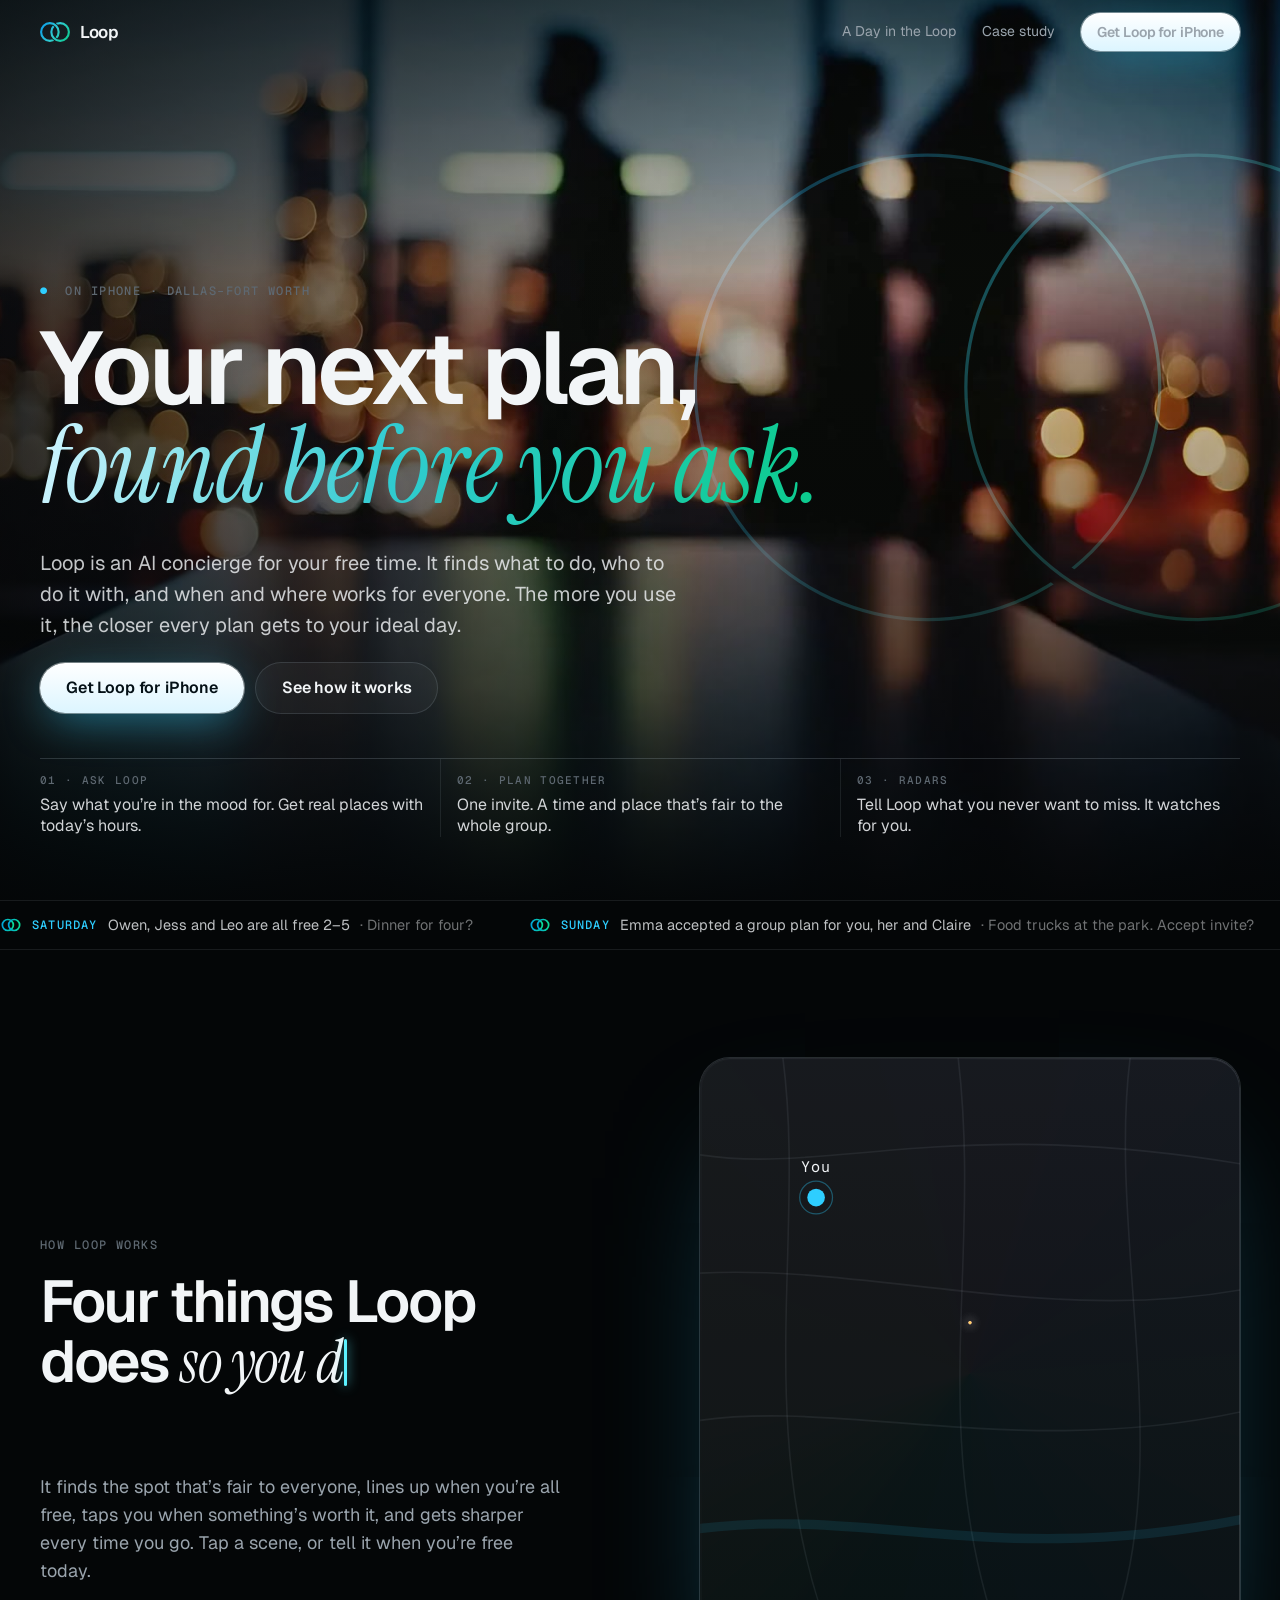
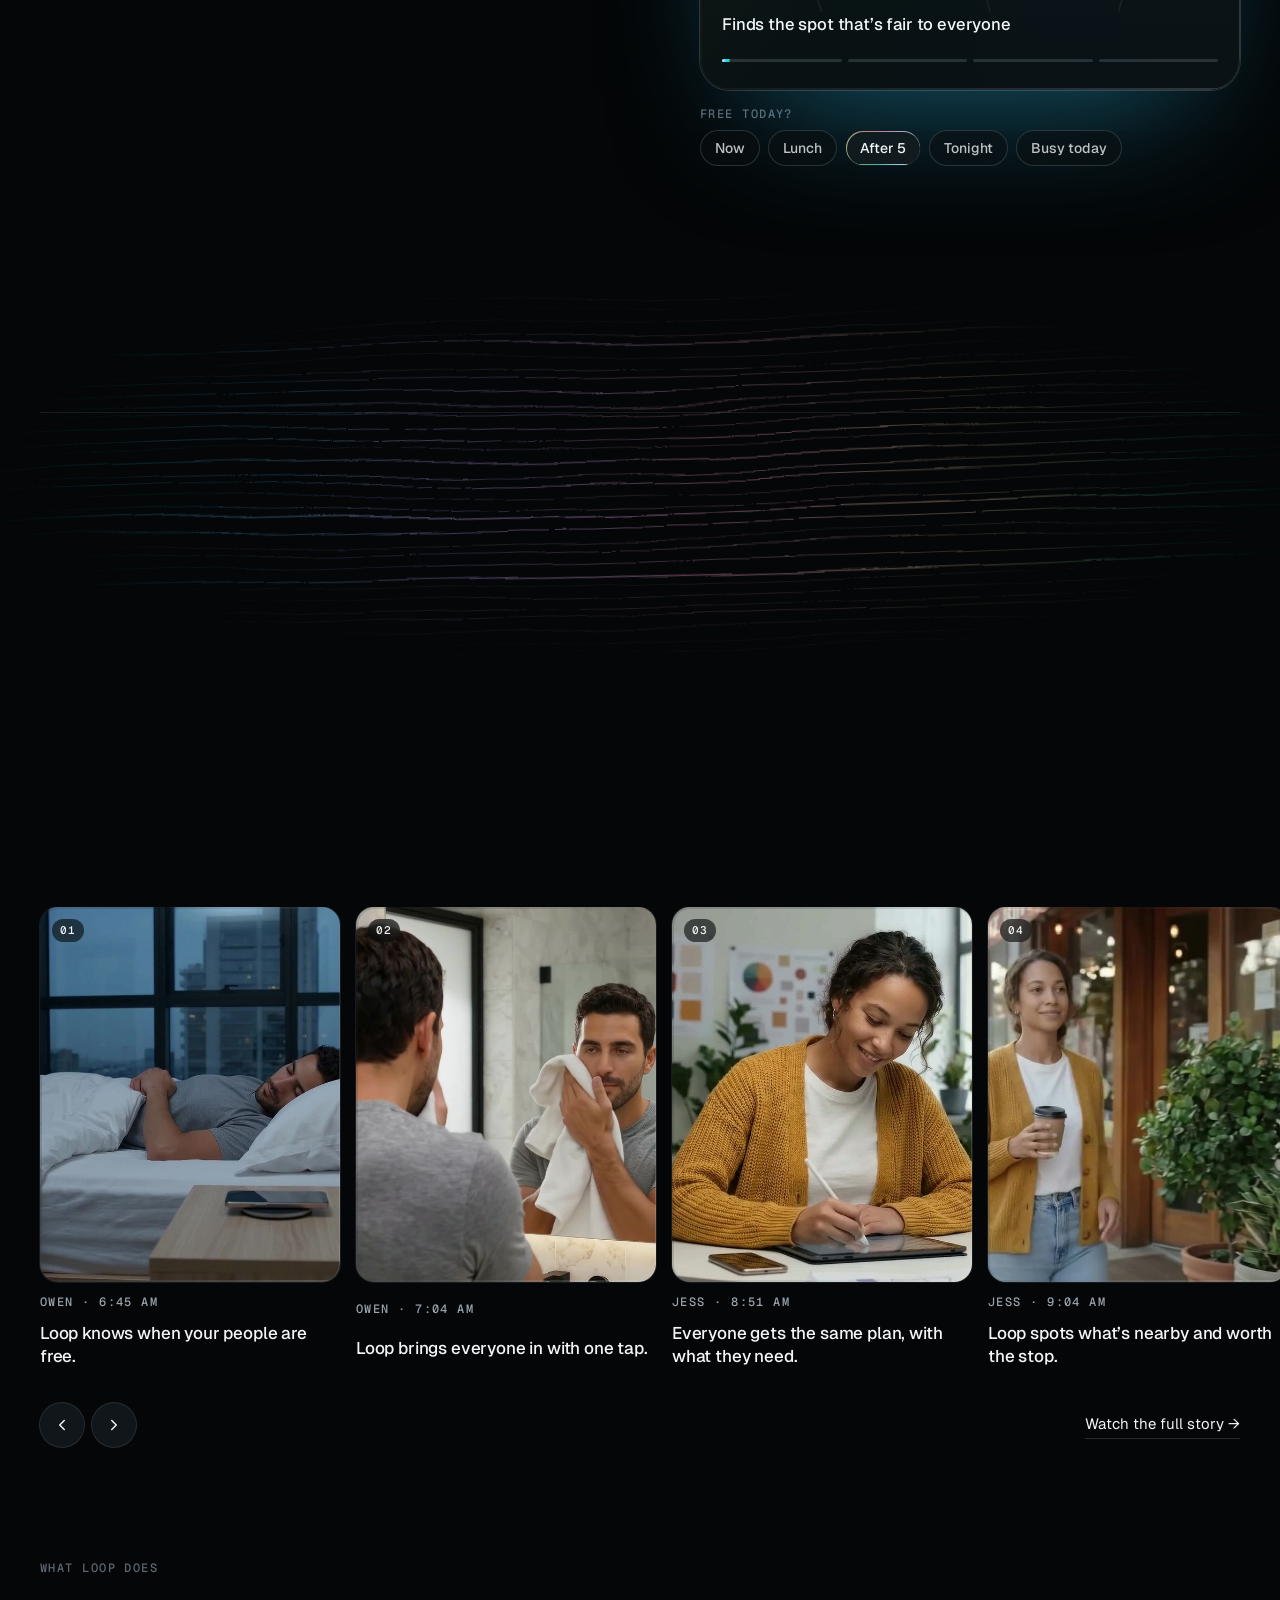
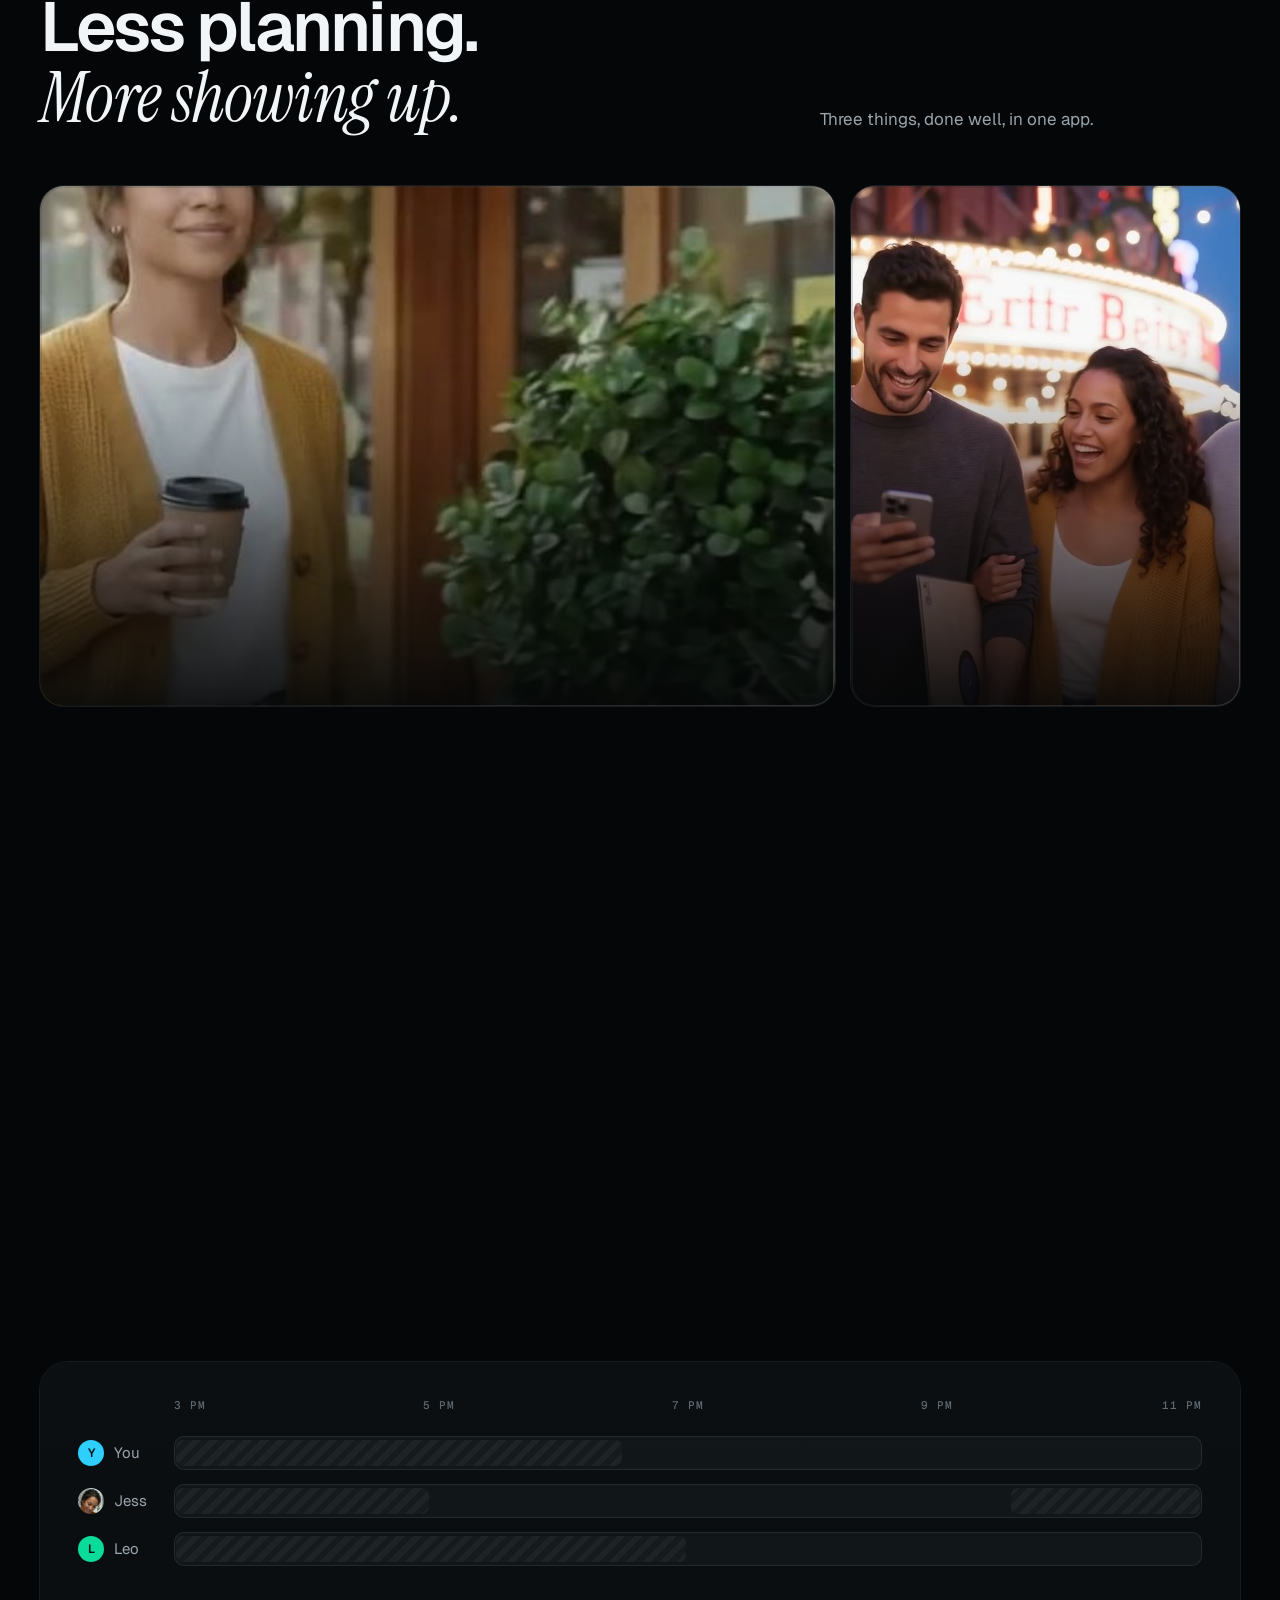
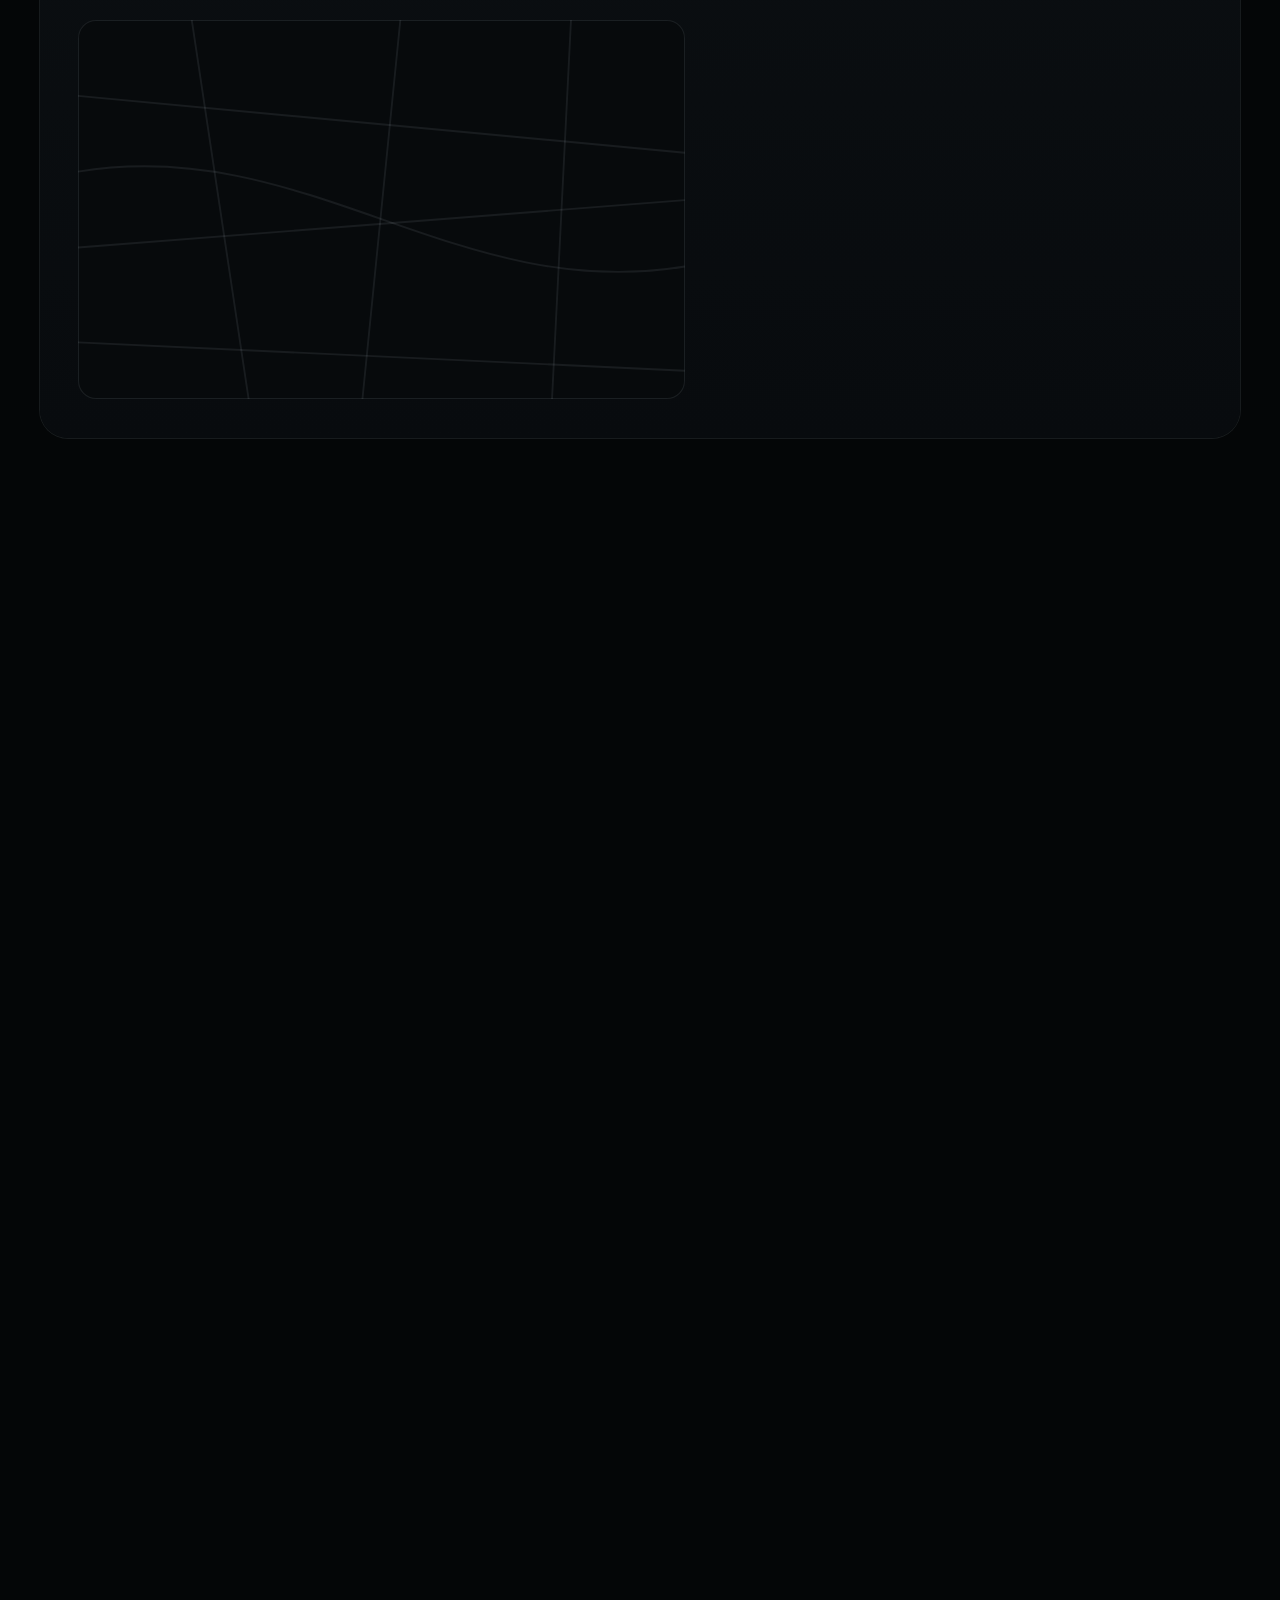
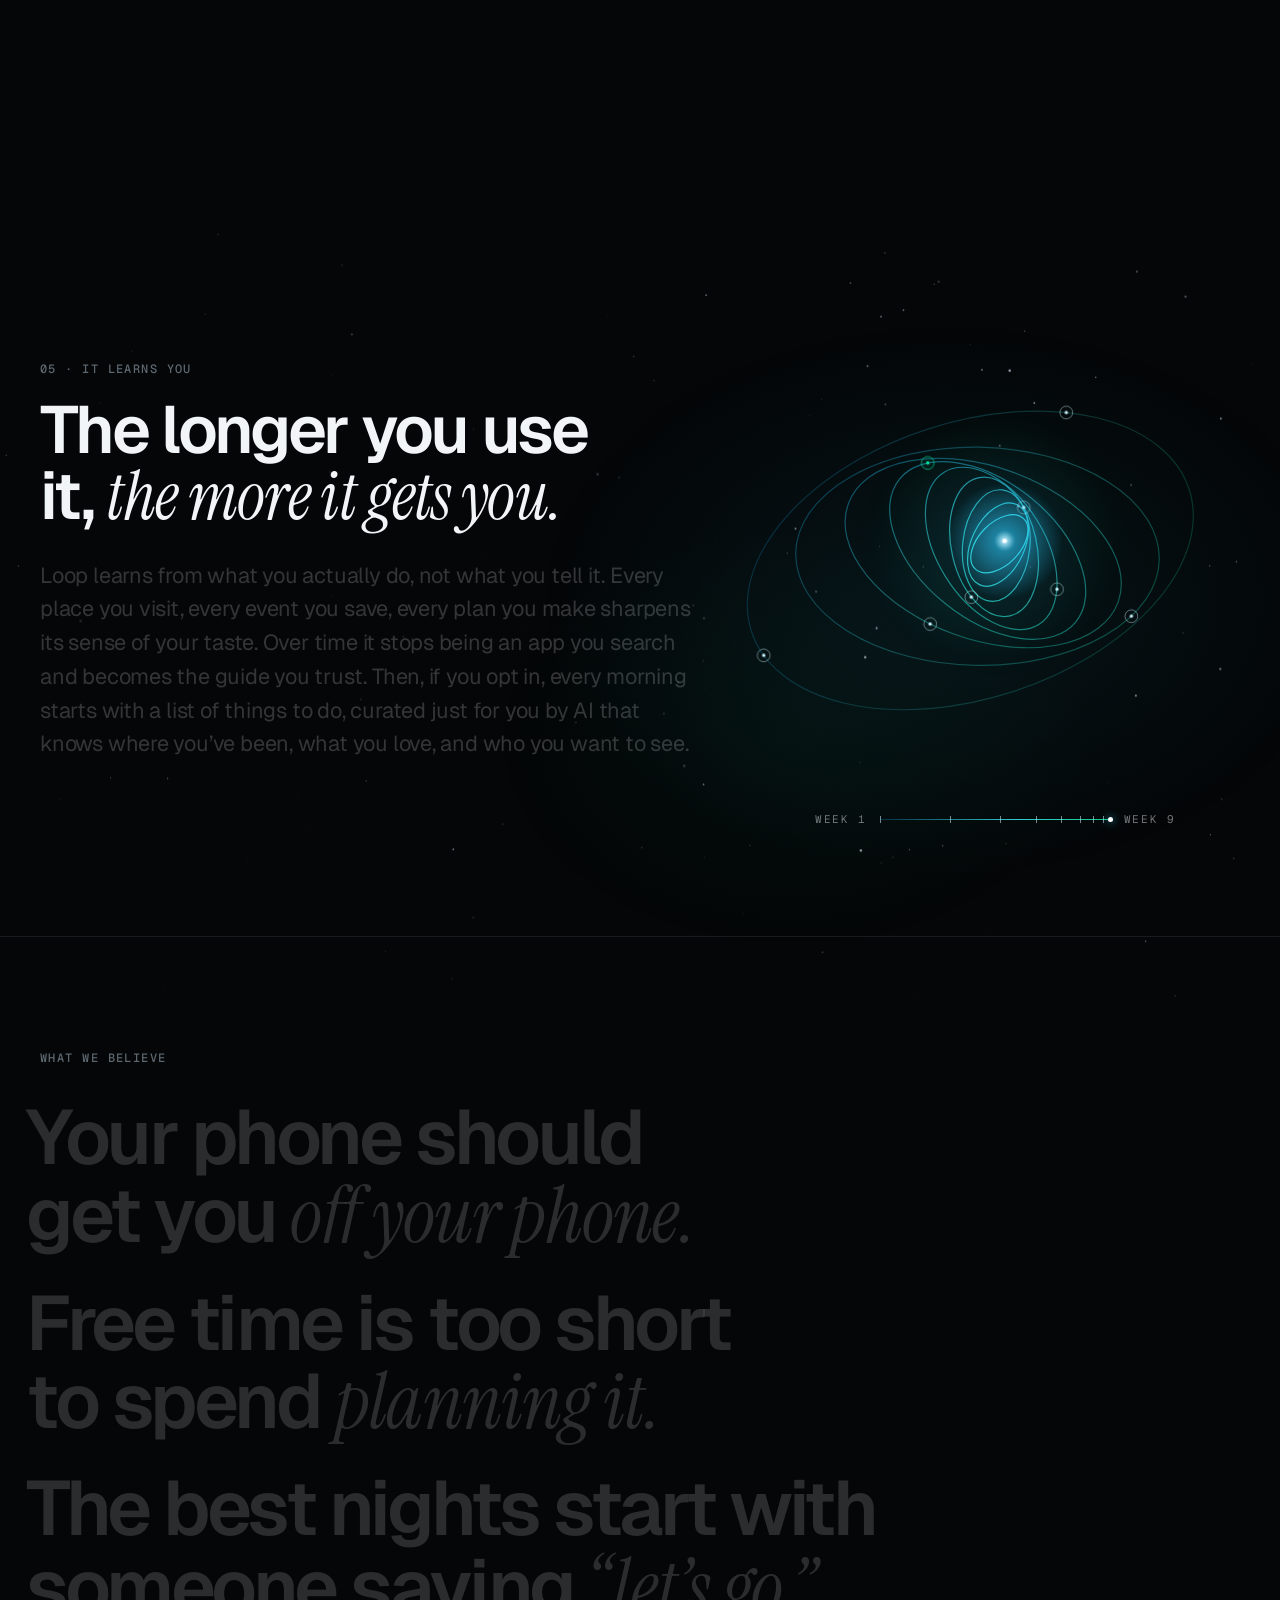
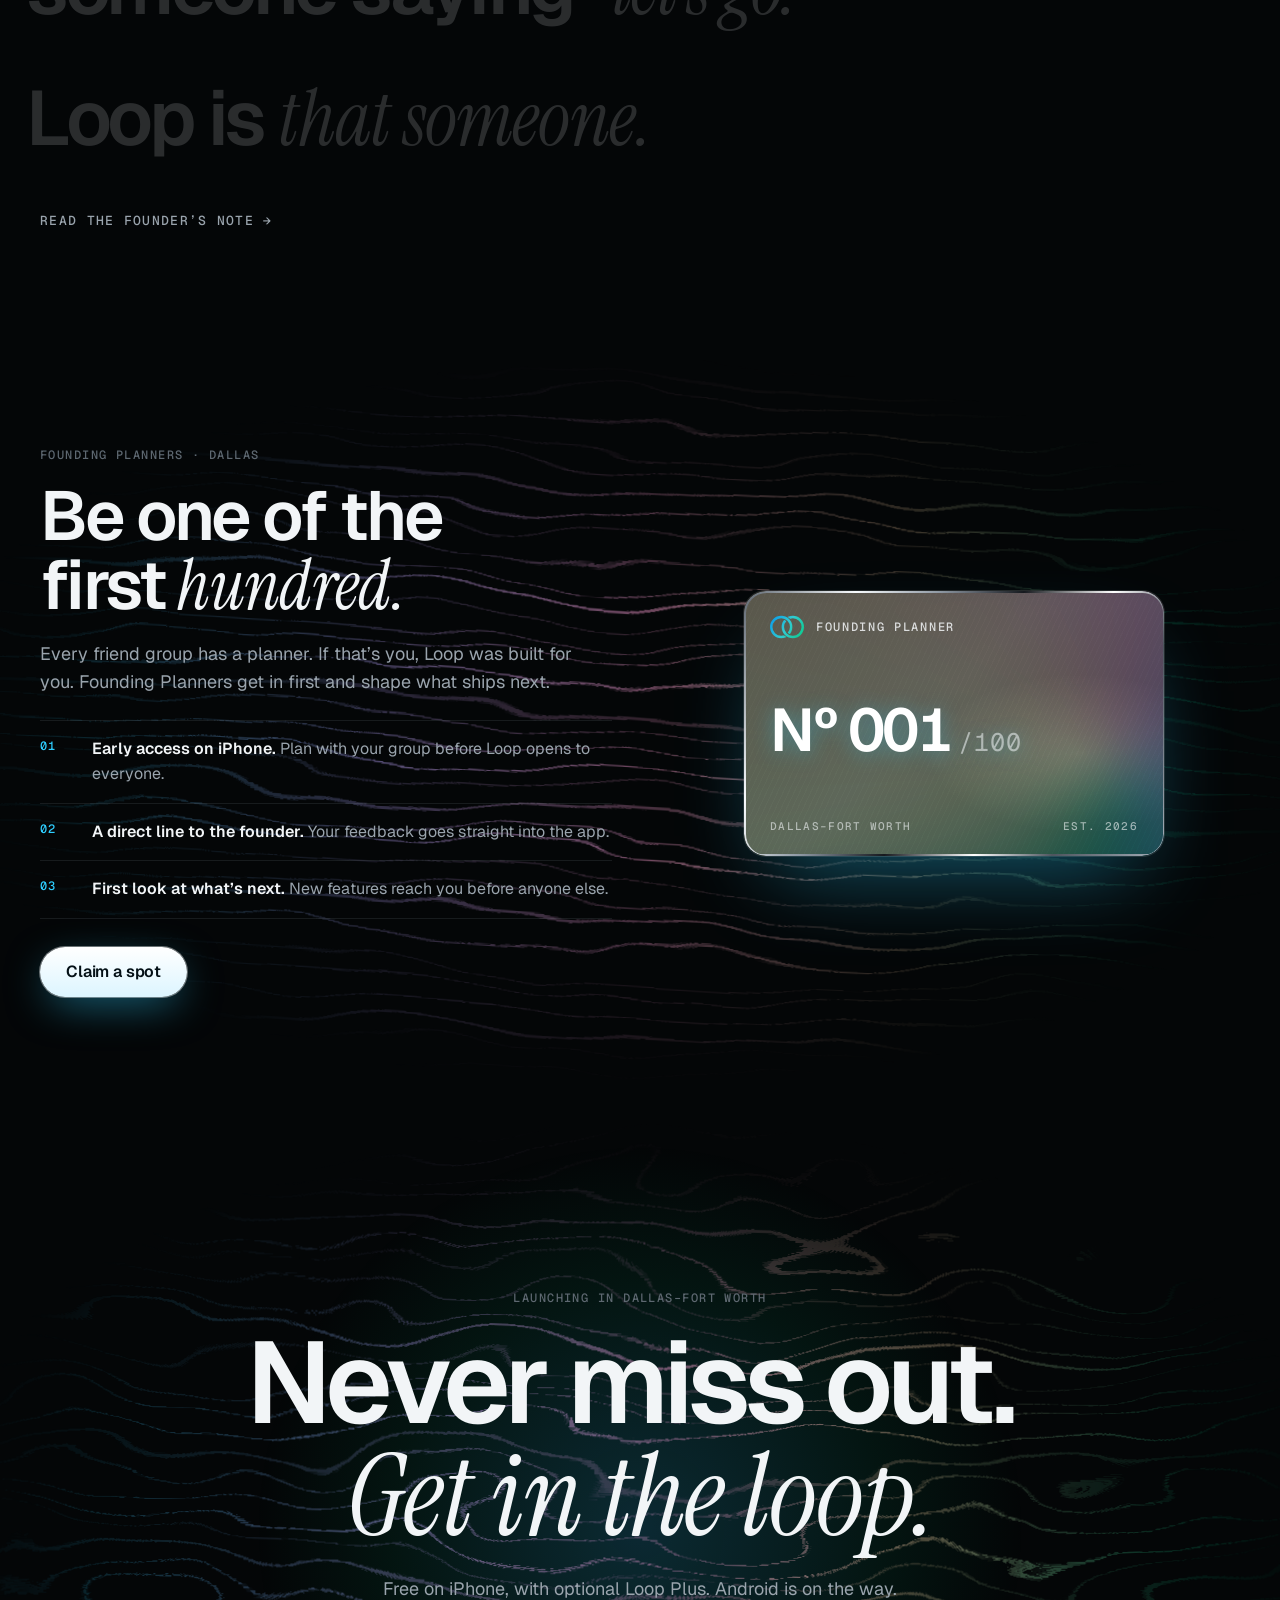
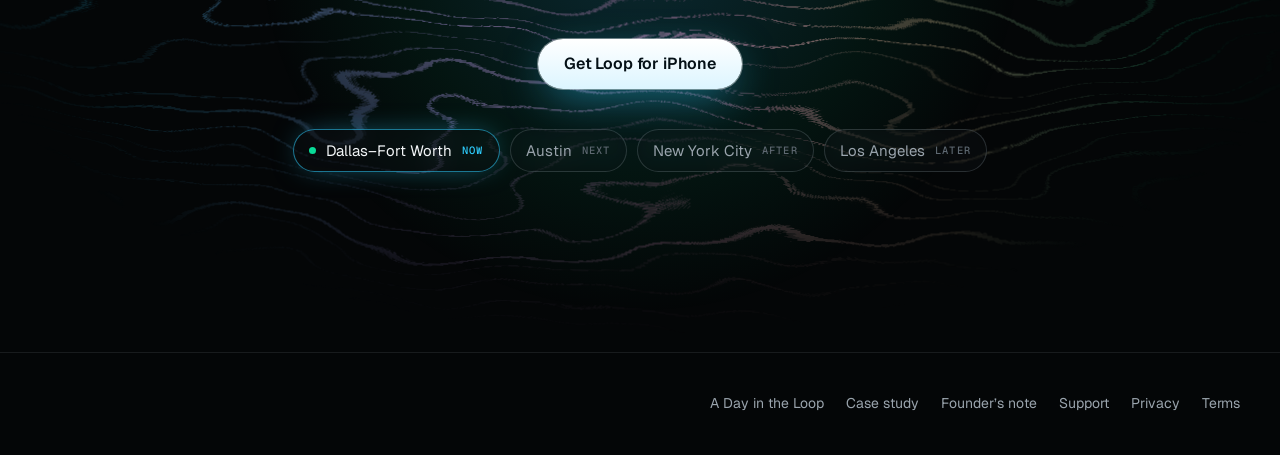
<file: index.html>
<!DOCTYPE html>
<html lang="en">
<head>
<meta charset="UTF-8">
<meta name="viewport" content="width=device-width, initial-scale=1.0, viewport-fit=cover">
<title>Loop – Your Personal AI Assistant</title>
  <meta name="description" content="The AI assistant that finds your best plans before you ask. Loop learns where you go and when your friends are free, then suggests what to do and who with, at a time that works for everyone. The more you use it, the closer every plan gets to your ideal day.">
  <meta name="theme-color" content="#000000">
  <meta name="color-scheme" content="dark">
  <meta property="og:title" content="Loop – Your personal AI assistant">
  <meta property="og:description" content="The AI assistant that finds your best plans before you ask. Loop learns where you go and when your friends are free, then suggests what to do and who with, at a time that works for everyone. The more you use it, the closer every plan gets to your ideal day.">
  <meta property="og:type" content="website">
  <meta property="og:url" content="https://loopaiapp.com/">
  <link rel="icon" type="image/svg+xml" href="/assets/loop-logo.svg?v=9">
  <link rel="icon" type="image/png" href="/assets/favicon.png?v=6">
    <meta property="og:site_name" content="Loop">
  <meta property="og:image" content="https://loopaiapp.com/assets/og-loop.png?v=3">
  <meta property="og:image:width" content="1200">
  <meta property="og:image:height" content="630">
  <meta property="og:image:alt" content="Loop, your personal AI assistant.">
  <meta name="twitter:card" content="summary_large_image">
  <meta name="twitter:title" content="Loop – Your personal AI assistant">
  <meta name="twitter:description" content="The AI assistant that finds your best plans before you ask. Loop learns where you go and when your friends are free, then suggests what to do and who with, at a time that works for everyone. The more you use it, the closer every plan gets to your ideal day.">
  <meta name="twitter:image" content="https://loopaiapp.com/assets/og-loop.png?v=3">
<link rel="preconnect" href="https://fonts.googleapis.com">
<link rel="preconnect" href="https://fonts.gstatic.com" crossorigin>
<link rel="stylesheet" href="https://fonts.googleapis.com/css2?family=Geist:wght@400;500;600;700&family=Geist+Mono:wght@400;500&family=Instrument+Serif:ital@0;1&display=swap">
<style>
/* Concept: an editorial tech page. Film for proof of the vision, mono labels for the
   machine, a serif italic for the human moment. Black with a cold blue bias, Loop cyan
   and green as light sources, chrome only on what you touch. */
:root {
  color-scheme: dark;
  --bg: #040607;
  --surface: #0b0f12;
  --surface-2: #11161a;
  --line: rgba(220, 240, 255, 0.09);
  --line-2: rgba(220, 240, 255, 0.16);
  --text: #F2F5F7;
  --muted: #9AA4AD;
  --dim: #5E6871;
  --cyan: #2ECEFF;
  --cyan-deep: #00A6D9;
  --green: #09DB98;
  --mark-a: #0A9CEB;
  --mark-b: #30CBD0;
  --mark-c: #0BCB8C;
  --sans: 'Geist', 'Inter', -apple-system, BlinkMacSystemFont, 'Segoe UI', Roboto, sans-serif;
  --mono: 'Geist Mono', ui-monospace, SFMono-Regular, Menlo, Consolas, monospace;
  --serif: 'Instrument Serif', 'Iowan Old Style', Georgia, serif;
  --maxw: 1240px;
  --ease: cubic-bezier(0.22, 1, 0.36, 1);
  --fx: 0.75;
}
@property --on { syntax: '<number>'; inherits: true; initial-value: 0; }
@property --mx { syntax: '<percentage>'; inherits: true; initial-value: 50%; }
@property --my { syntax: '<percentage>'; inherits: true; initial-value: 50%; }
@property --angle { syntax: '<angle>'; inherits: true; initial-value: 0deg; }

*, *::before, *::after { box-sizing: border-box; }
html { -webkit-text-size-adjust: 100%; }
body {
  margin: 0;
  background: var(--bg);
  color: var(--text);
  font: 400 16px/1.55 var(--sans);
  -webkit-font-smoothing: antialiased;
  overflow-x: hidden;
}
img, video { max-width: 100%; display: block; }
a { color: inherit; }
.wrap {
  width: 100%;
  max-width: var(--maxw);
  margin: 0 auto;
  padding-left: max(20px, env(safe-area-inset-left, 0px));
  padding-right: max(20px, env(safe-area-inset-right, 0px));
}
.label {
  font: 500 12px/1 var(--mono);
  letter-spacing: 0.12em;
  text-transform: uppercase;
  color: var(--dim);
}
.label b { color: var(--cyan); font-weight: 500; }
em.s { font-family: var(--serif); font-style: italic; font-weight: 400; letter-spacing: -0.01em; }
:focus-visible { outline: 2px solid var(--cyan); outline-offset: 3px; }

/* ---------- Nav ---------- */
.nav {
  position: fixed; top: 0; left: 0; right: 0; z-index: 50;
  padding-top: env(safe-area-inset-top, 0px);
  transition: background 0.4s var(--ease), border-color 0.4s var(--ease);
  border-bottom: 1px solid transparent;
}
.nav.scrolled { background: rgba(4, 6, 7, 0.72); backdrop-filter: blur(18px); -webkit-backdrop-filter: blur(18px); border-bottom-color: var(--line); }
.nav .wrap { display: flex; align-items: center; justify-content: space-between; height: 64px; gap: 16px; }
.brand { display: inline-flex; align-items: center; gap: 10px; text-decoration: none; font-weight: 600; letter-spacing: -0.02em; font-size: 17px; }
.brand img { width: 30px; height: auto; }
.nav-links { display: flex; align-items: center; gap: 26px; }
.nav-links a { font-size: 14px; color: var(--muted); text-decoration: none; transition: color 0.2s; }
.nav-links a:hover { color: var(--text); }
@media (max-width: 720px) { .nav-links .hide-sm { display: none; } }

/* ---------- Buttons (chrome finish on touch) ---------- */
.btn {
  position: relative; isolation: isolate; overflow: hidden;
  display: inline-flex; align-items: center; justify-content: center; gap: 10px;
  min-height: 50px; padding: 0 26px; border-radius: 999px;
  font: 600 16px/1 var(--sans); letter-spacing: -0.01em; text-decoration: none;
  color: #041016; background: linear-gradient(180deg, #FFFFFF 0%, #DCF5FF 100%);
  box-shadow: 0 0 0 1px rgba(255,255,255,0.4), 0 12px 44px -10px rgba(46, 206, 255, 0.6);
  transition: transform 0.35s var(--ease), box-shadow 0.35s var(--ease), --on 0.5s var(--ease), --mx 0.6s var(--ease), --my 0.6s var(--ease);
}
.btn:hover { transform: translateY(-2px); }
.btn:active { transform: scale(0.98); }
.btn-sm { min-height: 38px; padding: 0 16px; font-size: 14px; }
.btn-ghost { background: rgba(255,255,255,0.04); color: var(--text); box-shadow: 0 0 0 1px var(--line-2); }
.fx:hover, .fx:focus-visible, .fx.is-on { --on: 1; }
.fx-metal, .fx-pearl { position: absolute; inset: -30%; z-index: -1; pointer-events: none; border-radius: inherit; }
.fx-metal {
  background: linear-gradient(118deg, #1b1e23 0%, #8e98a3 14%, #f7fafc 21%, #5d6670 29%, #16191e 44%, #b9c3cd 58%, #ffffff 64%, #4d555e 74%, #20242a 88%, #a7b1bb 100%);
  background-size: 260% 260%; background-position: var(--mx) var(--my);
  filter: url(#liquid);
  mix-blend-mode: hard-light;
  opacity: calc(var(--on) * var(--fx) * 0.6);
}
.fx-pearl {
  background: conic-gradient(from var(--angle) at var(--mx) var(--my), #ff9fd6, #b8a6ff, #8fd8ff, #2ECEFF, #09DB98, #e9ffb0, #ffd6a8, #ff9fd6);
  mix-blend-mode: overlay; opacity: calc(var(--on) * var(--fx) * 0.9);
  animation: turn 9s linear infinite;
}
.btn-ghost .fx-metal { mix-blend-mode: screen; filter: url(#liquid) contrast(1.2); opacity: calc(var(--on) * var(--fx) * 0.55); }
.btn-ghost .fx-pearl { mix-blend-mode: overlay; }
@keyframes turn { to { --angle: 360deg; } }

/* ---------- Hero ---------- */
.hero { position: relative; min-height: min(100svh, 980px); display: flex; align-items: flex-end; overflow: hidden; isolation: isolate; }
.hero-media { position: absolute; inset: 0; z-index: -2; }
.hero-media img, .hero-media video { width: 100%; height: 100%; object-fit: cover; object-position: 40% 50%; }
.hero-media video { position: absolute; inset: 0; opacity: 0; transition: opacity 1.2s var(--ease); }
.hero-media video.playing { opacity: 1; }
@media (max-width: 700px) { .hero-media img, .hero-media video { object-position: 68% 50%; } }
.hero::after {
  content: ""; position: absolute; inset: 0; z-index: -1; pointer-events: none;
  background:
    linear-gradient(180deg, rgba(4,6,7,0.55) 0%, rgba(4,6,7,0.05) 28%, rgba(4,6,7,0.2) 55%, rgba(4,6,7,0.96) 100%),
    linear-gradient(90deg, rgba(4,6,7,0.7) 0%, rgba(4,6,7,0) 60%);
}
.hero-inner { padding-block: 140px clamp(48px, 9vh, 96px); display: grid; grid-template-columns: minmax(0, 1fr) auto; gap: 40px; align-items: end; width: 100%; }
.hero-copy { display: grid; gap: 22px; max-width: 900px; min-width: 0; }
.hero h1 { margin: 0; font-weight: 600; font-size: clamp(46px, 8.4vw, 112px); line-height: 0.95; letter-spacing: -0.045em; text-wrap: balance; }
.hero h1 em.s { display: block; font-size: 1.04em; line-height: 0.95; background: linear-gradient(100deg, #CFF4FF 0%, var(--cyan) 45%, var(--green) 100%); -webkit-background-clip: text; background-clip: text; -webkit-text-fill-color: transparent; padding-bottom: 0.06em; }
.hero-sub { margin: 0; font-size: clamp(17px, 1.6vw, 20px); color: rgba(242,245,247,0.78); max-width: 34em; }
.hero-ctas { display: flex; flex-wrap: wrap; gap: 12px; align-items: center; }

/* Live notification card */
.notif {
  width: 100%;
  padding: 16px; border-radius: 22px;
  background: rgba(20, 26, 31, 0.55);
  backdrop-filter: blur(24px) saturate(1.4); -webkit-backdrop-filter: blur(24px) saturate(1.4);
  box-shadow: 0 0 0 1px rgba(46, 206, 255, 0.28), 0 30px 80px -30px rgba(0,0,0,0.8), inset 0 1px 0 rgba(255,255,255,0.08);
  display: grid; gap: 10px;
}
.js .notif { opacity: 0; transform: translateY(24px) scale(0.98); transition: opacity 0.9s var(--ease), transform 0.9s var(--ease); }
.js .notif.show { opacity: 1; transform: none; }
.notif-top { display: flex; align-items: center; gap: 10px; }
.notif-top img { width: 26px; height: auto; }
.notif-app { font: 500 12px/1 var(--mono); letter-spacing: 0.08em; color: var(--muted); text-transform: uppercase; flex: 1; }
.notif-time { font: 400 12px/1 var(--mono); color: var(--dim); }
.notif-title { font-weight: 600; font-size: 16px; letter-spacing: -0.01em; margin: 0; }
.notif-body { font-size: 14px; color: var(--muted); margin: 0; line-height: 1.45; }
.notif-actions { display: flex; gap: 8px; margin-top: 2px; }
.notif-actions a { flex: 1; text-align: center; padding: 9px 0; border-radius: 999px; font-size: 13px; font-weight: 600; text-decoration: none; transition: transform 0.3s var(--ease), filter 0.3s; }
.notif-actions a:hover { transform: translateY(-1px); filter: brightness(1.12); }
.notif.fx { cursor: pointer; }
.notif-actions .yes { background: linear-gradient(100deg, var(--cyan-deep), var(--green)); color: #021014; }
.notif-actions .no { background: rgba(255,255,255,0.07); color: var(--text); }
@media (max-width: 900px) {
  .hero-inner { grid-template-columns: minmax(0, 1fr); }
}

/* ---------- Ticker ---------- */
.ticker { border-top: 1px solid var(--line); border-bottom: 1px solid var(--line); overflow: hidden; white-space: nowrap; }
.ticker-track { display: inline-flex; gap: 48px; padding: 16px 0; animation: tick 48s linear infinite; }
.ticker span { font: 500 13px/1 var(--mono); letter-spacing: 0.1em; text-transform: uppercase; color: var(--dim); }
.ticker span i { font-style: normal; color: var(--cyan); margin-right: 12px; }
/* Notification stream: each item reads like a Loop push preview (rings, when, what). */
.ticker-track.notes { gap: 56px; animation-duration: 260s; }
.ticker .note { display: inline-flex; align-items: center; gap: 10px; font: 400 14.5px/1 var(--sans); letter-spacing: 0; text-transform: none; color: rgba(242,245,247,.78); }
.ticker .note svg { width: 22px; height: 16px; flex: none; }
.ticker .note b { font: 500 12px/1 var(--mono); letter-spacing: .1em; text-transform: uppercase; color: var(--cyan); font-weight: 500; }
.ticker .note u { text-decoration: none; color: rgba(242,245,247,.45); }
@keyframes tick { to { transform: translateX(-50%); } }

/* ---------- Stats ---------- */
.stats { padding-block: clamp(64px, 10vh, 120px); }
.stats-head { display: flex; justify-content: space-between; align-items: baseline; gap: 16px; flex-wrap: wrap; margin-bottom: 36px; }
.stat-grid { display: grid; grid-template-columns: repeat(4, minmax(0, 1fr)); border-top: 1px solid var(--line); margin: 0; }
.stat { padding: 28px 24px 0; border-left: 1px solid var(--line); display: flex; flex-direction: column; gap: 14px; min-width: 0; }
.stat:first-child { border-left: 0; padding-left: 0; }
.stat dd { margin: 0; order: -1; font-weight: 600; font-size: clamp(40px, 5.4vw, 76px); letter-spacing: -0.05em; line-height: 0.95; font-variant-numeric: tabular-nums; white-space: nowrap; }
.stat dt { font-size: 14px; color: var(--muted); max-width: 15em; }
.stat dd small { font-family: var(--serif); font-style: italic; font-weight: 400; font-size: 0.62em; letter-spacing: 0; color: var(--cyan); margin-left: 4px; }
@media (max-width: 760px) {
  .stat-grid { grid-template-columns: repeat(2, minmax(0, 1fr)); row-gap: 32px; }
  .stat:nth-child(odd) { border-left: 0; padding-left: 0; }
}

/* ---------- Section heads ---------- */
.sec { padding-block: clamp(72px, 12vh, 140px); }
.sec-head { display: grid; grid-template-columns: minmax(0, 1fr) minmax(0, 420px); gap: 24px 48px; align-items: end; margin-bottom: clamp(36px, 6vh, 64px); }
.sec-head h2 { margin: 12px 0 0; font-weight: 600; font-size: clamp(36px, 5.4vw, 72px); line-height: 1; letter-spacing: -0.04em; text-wrap: balance; }
.sec-head p { margin: 0; color: var(--muted); font-size: 17px; }
@media (max-width: 820px) { .sec-head { grid-template-columns: minmax(0, 1fr); } }

/* ---------- Film strip ---------- */
.strip-wrap { position: relative; }
.strip {
  display: grid; grid-auto-flow: column; grid-auto-columns: clamp(220px, 24vw, 300px); gap: 16px;
  overflow-x: auto; overscroll-behavior-x: contain; scroll-snap-type: x mandatory;
  padding-left: max(20px, calc((100vw - var(--maxw)) / 2 + 20px));
  padding-right: max(20px, calc((100vw - var(--maxw)) / 2 + 20px));
  scroll-padding-left: max(20px, calc((100vw - var(--maxw)) / 2 + 20px));
  padding-bottom: 8px; scrollbar-width: none; cursor: grab;
}
.strip::-webkit-scrollbar { display: none; }
.strip.dragging { cursor: grabbing; scroll-snap-type: none; }
.scene { scroll-snap-align: start; display: grid; gap: 14px; text-decoration: none; color: inherit; min-width: 0; }
.scene-img { position: relative; border-radius: 18px; overflow: hidden; aspect-ratio: 4 / 5; background: var(--surface); box-shadow: 0 0 0 1px var(--line); }
.scene-img img { width: 100%; height: 100%; object-fit: cover; transition: transform 0.9s var(--ease); -webkit-user-drag: none; user-select: none; }
.scene:hover .scene-img img { transform: scale(1.05); }
.scene-num { position: absolute; top: 12px; left: 12px; font: 500 11px/1 var(--mono); letter-spacing: 0.08em; padding: 6px 8px; border-radius: 999px; background: rgba(4,6,7,0.6); backdrop-filter: blur(8px); -webkit-backdrop-filter: blur(8px); color: var(--text); }
.scene .label { color: var(--muted); }
.scene p { margin: 0; font-size: 17px; line-height: 1.35; letter-spacing: -0.01em; font-weight: 500; }
.strip-ctrl { display: flex; gap: 8px; }
.strip-ctrl button {
  width: 44px; height: 44px; border-radius: 50%; border: 0; cursor: pointer;
  background: var(--surface-2); color: var(--text); box-shadow: 0 0 0 1px var(--line-2);
  display: grid; place-items: center; transition: background 0.2s;
}
.strip-ctrl button:hover { background: #1a2126; }
.strip-foot { display: flex; justify-content: space-between; align-items: center; gap: 16px; margin-top: 28px; flex-wrap: wrap; }
.strip-foot a { font-size: 15px; color: var(--text); text-decoration: none; border-bottom: 1px solid var(--line-2); padding-bottom: 2px; }

/* ---------- Bento ---------- */
.bento { display: grid; grid-template-columns: repeat(6, minmax(0, 1fr)); grid-auto-rows: minmax(220px, auto); gap: 16px; }
.cell {
  position: relative; overflow: hidden; isolation: isolate;
  border-radius: 24px; background: var(--surface); box-shadow: 0 0 0 1px var(--line);
  padding: 28px; display: flex; flex-direction: column; justify-content: flex-end; gap: 10px; min-width: 0;
}
.cell h3 { margin: 0; font-weight: 600; font-size: clamp(26px, 2.6vw, 36px); letter-spacing: -0.035em; line-height: 1.05; }
.cell p { margin: 0; color: var(--muted); font-size: 16px; max-width: 30em; }
.cell .label { margin-bottom: 4px; }
.cell-media { position: absolute; inset: 0; z-index: -1; }
.cell-media img, .cell-media video { width: 100%; height: 100%; object-fit: cover; }
.cell-media::after { content: ""; position: absolute; inset: 0; background: linear-gradient(180deg, rgba(4,6,7,0) 30%, rgba(4,6,7,0.92) 100%); }
.c-find { grid-column: span 4; grid-row: span 2; min-height: 520px; }
.c-plan { grid-column: span 2; grid-row: span 2; }
.c-go { grid-column: span 3; min-height: 300px; }
.c-learn { grid-column: span 3; justify-content: space-between; background: radial-gradient(120% 120% at 100% 0%, rgba(46,206,255,0.14) 0%, rgba(9,219,152,0.06) 40%, var(--surface) 70%); }
.weighs { list-style: none; margin: 4px 0 0; padding: 0; display: flex; flex-wrap: wrap; gap: 8px; }
.weighs li { font: 500 11px/1 var(--mono); letter-spacing: 0.1em; text-transform: uppercase; color: var(--muted); padding: 8px 11px; border-radius: 999px; box-shadow: inset 0 0 0 1px var(--line-2); background: rgba(4,6,7,0.35); transition: color 0.3s, box-shadow 0.4s; }
.c-learn:hover .weighs li { color: var(--text); box-shadow: inset 0 0 0 1px rgba(143,216,255,0.45); }
.c-learn:hover .weighs li:nth-child(2) { transition-delay: 0.06s; } .c-learn:hover .weighs li:nth-child(3) { transition-delay: 0.12s; } .c-learn:hover .weighs li:nth-child(4) { transition-delay: 0.18s; }
.c-learn blockquote { margin: 0; font-family: var(--serif); font-size: clamp(26px, 2.6vw, 36px); line-height: 1.15; letter-spacing: -0.01em; }
.cell .rim { position: absolute; inset: 0; border-radius: inherit; padding: 1.5px; pointer-events: none; overflow: hidden; z-index: 3;
  -webkit-mask: linear-gradient(#000 0 0) content-box, linear-gradient(#000 0 0); -webkit-mask-composite: xor;
          mask: linear-gradient(#000 0 0) content-box exclude, linear-gradient(#000 0 0); }
.cell .rim .fx-metal, .cell .rim .fx-pearl { z-index: 0; mix-blend-mode: normal; }
.cell .rim .fx-metal { opacity: calc(0.18 + var(--on) * var(--fx)); filter: url(#liquid); }
.cell .rim .fx-pearl { mix-blend-mode: screen; opacity: calc(var(--on) * var(--fx) * 0.8); }
.cell { transition: --on 0.5s var(--ease), --mx 0.6s var(--ease), --my 0.6s var(--ease), transform 0.5s var(--ease); }
.cell:hover { transform: translateY(-3px); }
@media (max-width: 900px) {
  .bento { grid-template-columns: repeat(2, minmax(0, 1fr)); }
  .c-find, .c-plan, .c-go, .c-learn { grid-column: span 2; grid-row: auto; }
  .c-find { min-height: 440px; }
  .c-plan { min-height: 420px; }
}

/* ---------- Demo ---------- */
.demo-box { border-radius: 28px; overflow: hidden; box-shadow: 0 0 0 1px var(--line); background: var(--surface); }
.demo-box video { width: 100%; aspect-ratio: 16 / 9; object-fit: cover; background: #000; }

/* ---------- Closing ---------- */
.close { position: relative; text-align: center; padding-block: clamp(110px, 20vh, 220px); overflow: hidden; isolation: isolate; }
.close::before { content: ""; position: absolute; left: 50%; top: 50%; width: min(1100px, 140vw); aspect-ratio: 1; transform: translate(-50%, -50%); z-index: -1;
  background: radial-gradient(closest-side, rgba(46,206,255,0.18), rgba(9,219,152,0.07) 45%, rgba(4,6,7,0) 70%); }
.close h2 { margin: 18px auto 0; font-weight: 600; font-size: clamp(48px, 9vw, 128px); line-height: 0.95; letter-spacing: -0.05em; max-width: 11em; text-wrap: balance; }
.close p { color: var(--muted); font-size: 18px; margin: 24px auto 36px; max-width: 30em; }
.cities { list-style: none; margin: 40px auto 0; padding: 0; display: flex; flex-wrap: wrap; justify-content: center; gap: 10px; }
.city { display: inline-flex; align-items: center; gap: 10px; padding: 10px 16px; border-radius: 999px; font-size: 15px; color: var(--muted);
  background: rgba(10,14,17,0.5); box-shadow: inset 0 0 0 1px var(--line-2); backdrop-filter: blur(10px); -webkit-backdrop-filter: blur(10px); transition: color 0.3s, box-shadow 0.4s, transform 0.4s var(--ease); }
.city small { font: 500 10.5px/1 var(--mono); letter-spacing: 0.12em; text-transform: uppercase; color: var(--dim); }
.city:hover { color: var(--text); transform: translateY(-2px); box-shadow: inset 0 0 0 1px rgba(143,216,255,0.5), 0 10px 30px -14px rgba(46,206,255,0.6); }
.city.now { color: var(--text); box-shadow: inset 0 0 0 1px rgba(46,206,255,0.55), 0 0 30px -10px rgba(46,206,255,0.6); }
.city.now small { color: var(--cyan); }
.city-dot { width: 7px; height: 7px; border-radius: 50%; background: var(--green); box-shadow: 0 0 0 0 rgba(9,219,152,0.6); animation: city-live 2s ease-out infinite; }
@keyframes city-live { 0% { box-shadow: 0 0 0 0 rgba(9,219,152,0.55); } 100% { box-shadow: 0 0 0 9px rgba(9,219,152,0); } }
@media (prefers-reduced-motion: reduce) { .city-dot { animation: none; } .city { transition: none; } }

/* ---------- Footer ---------- */
footer { border-top: 1px solid var(--line); padding-block: 40px calc(40px + env(safe-area-inset-bottom, 0px)); }
.foot { display: flex; justify-content: space-between; gap: 24px; flex-wrap: wrap; align-items: center; }
.foot-links { display: flex; gap: 22px; flex-wrap: wrap; }
.foot-links a { font-size: 14px; color: var(--muted); text-decoration: none; }
.foot-links a:hover { color: var(--text); }

/* ---------- Reveal ---------- */
.js .rv { opacity: 0; transform: translateY(26px); transition: opacity 1s var(--ease), transform 1s var(--ease); transition-delay: calc(var(--d, 0) * 90ms); }
.js .rv.in { opacity: 1; transform: none; }

@media (prefers-reduced-motion: reduce) {
  .ticker-track, .fx-pearl { animation: none; }
  .js .rv, .js .notif { opacity: 1; transform: none; transition: none; }
  .scene-img img, .cell, .btn { transition: none; }
}

/* ---------- It learns you: copy left, loops figure right ---------- */
.learns-grid { display: grid; grid-template-columns: minmax(0, 1.15fr) minmax(0, 0.85fr); gap: 48px; align-items: center; }
.learns-copy { display: grid; gap: 22px; min-width: 0; }
.learns-copy h2 { margin: 0; font-weight: 600; font-size: clamp(36px, 5.2vw, 68px); line-height: 1; letter-spacing: -0.04em; text-wrap: balance; }
.manifesto { margin: 6px 0 0; max-width: 30em; font-size: clamp(19px, 1.7vw, 23px); line-height: 1.55; letter-spacing: -0.01em; font-weight: 400; }
.manifesto .w { color: rgba(242, 245, 247, 0.2); transition: color 0.3s linear; }
.manifesto .w.lit { color: rgba(242, 245, 247, 0.92); }
.manifesto .w.hi { background: linear-gradient(100deg, #CFF4FF, var(--cyan) 50%, var(--green)); -webkit-background-clip: text; background-clip: text; -webkit-text-fill-color: transparent; }
@media (max-width: 860px) {
  .learns-grid { grid-template-columns: minmax(0, 1fr); }
}

/* ---------- Prism reveal (after a16z speedrun) ----------
   The text wipes in left to right, and a band of chrome-pearl light rides the leading
   edge, then burns off. The light is a clone of the heading clipped to the letters, so
   serif accents and gradients line up exactly. */
@property --front { syntax: '<percentage>'; inherits: true; initial-value: 110%; }
.prism-in { position: relative; width: fit-content; max-width: 100%; }
.js .prism-in { --front: -12%; -webkit-mask-image: linear-gradient(90deg, #000 calc(var(--front) - 2%), transparent calc(var(--front) + 6%)); mask-image: linear-gradient(90deg, #000 calc(var(--front) - 2%), transparent calc(var(--front) + 6%)); }
.js .prism-in.go { animation: prism-front 2.1s cubic-bezier(0.2, 0.55, 0.35, 1) forwards; }
.js .prism-in.done { -webkit-mask-image: none; mask-image: none; }
@keyframes prism-front { to { --front: 112%; } }
.prism-light {
  position: absolute; inset: 0; pointer-events: none; display: block;
  -webkit-mask-image: linear-gradient(90deg, transparent calc(var(--front) - 26%), #000 calc(var(--front) - 8%), #000 calc(var(--front) + 1%), transparent calc(var(--front) + 4%));
          mask-image: linear-gradient(90deg, transparent calc(var(--front) - 26%), #000 calc(var(--front) - 8%), #000 calc(var(--front) + 1%), transparent calc(var(--front) + 4%));
}
.prism-light, .prism-light * {
  color: transparent !important;
  -webkit-text-fill-color: transparent !important;
  background: linear-gradient(90deg, #ffffff 0%, #8fd8ff 18%, #2ECEFF 32%, #b8a6ff 48%, #ff9fd6 62%, #ffd6a8 78%, #09DB98 100%) !important;
  -webkit-background-clip: text !important; background-clip: text !important;
  filter: drop-shadow(0 0 14px rgba(46, 206, 255, 0.45));
}
.prism-in.done .prism-light { display: none; }

/* ---------- Scroll chrome: tiles pick up a faint moving sheen while on screen ---------- */
.cell.in-view { --on: 0.4; }
.cell.in-view:hover { --on: 1; }

@media (prefers-reduced-motion: reduce) {
  .js .prism-in { -webkit-mask-image: none; mask-image: none; animation: none; }
  .prism-light { display: none; }
  .manifesto .w { color: var(--text); }
}

/* ---------- Prism field: spectral lines bent by fractal noise, moving with scroll ---------- */
.has-field { position: relative; isolation: isolate; }
.prism-field { position: absolute; inset: 0; z-index: -1; pointer-events: none; overflow: hidden;
  -webkit-mask-image: radial-gradient(70% 60% at 50% 50%, #000 30%, transparent 80%);
          mask-image: radial-gradient(70% 60% at 50% 50%, #000 30%, transparent 80%); }
.prism-field svg { position: absolute; left: -10%; top: -20%; width: 120%; height: 140%; mix-blend-mode: screen; opacity: 0.55; will-change: transform; }
@media (prefers-reduced-motion: reduce) { .prism-field svg { opacity: 0.35; } }

/* ---------- Free-today chips in the hero (the app's own control, chrome on hover) ---------- */
.hero-side { display: grid; gap: 14px; width: min(452px, 100%); min-width: 0; }
.free-today { display: grid; gap: 10px; }
.js .free-today { opacity: 0; transform: translateY(16px); transition: opacity 0.8s var(--ease), transform 0.8s var(--ease); }
.js .free-today.show { opacity: 1; transform: none; }
.chips { display: flex; gap: 8px; overflow-x: auto; scrollbar-width: none; padding: 2px; margin: -2px; }
.chips::-webkit-scrollbar { display: none; }
.chip { flex: none; }
.chip {
  position: relative; isolation: isolate; overflow: hidden;
  font: 500 14px/1 var(--sans); color: rgba(242,245,247,0.78); cursor: pointer;
  padding: 10px 14px; border-radius: 999px; border: 1px solid var(--line-2);
  background: rgba(10, 14, 17, 0.5); backdrop-filter: blur(12px); -webkit-backdrop-filter: blur(12px);
  transition: color 0.2s, --on 0.5s var(--ease), --mx 0.6s var(--ease), --my 0.6s var(--ease), transform 0.3s var(--ease);
}
.chip:hover { transform: translateY(-1px); }
.chip[aria-pressed="true"] { color: var(--text); border-color: transparent; background: rgba(20, 28, 33, 0.75); --on: 1; }
.chip .rim { position: absolute; inset: -1px; border-radius: inherit; padding: 1.5px; pointer-events: none; overflow: hidden;
  -webkit-mask: linear-gradient(#000 0 0) content-box, linear-gradient(#000 0 0); -webkit-mask-composite: xor;
          mask: linear-gradient(#000 0 0) content-box exclude, linear-gradient(#000 0 0); }
.chip .rim .fx-metal { z-index: 0; mix-blend-mode: normal; filter: url(#liquid); opacity: calc(var(--on) * var(--fx)); }
.chip .rim .fx-pearl { z-index: 0; mix-blend-mode: screen; opacity: calc(var(--on) * var(--fx) * 0.85); }
.notif.swap { animation: notif-swap 0.55s var(--ease); }
@keyframes notif-swap { 0% { opacity: 0.2; transform: translateY(10px) scale(0.985); } 100% { opacity: 1; transform: none; } }

/* ---------- Plan demo: three timelines slide together, the overlap glows, a pick lands ---------- */
.pd { border-radius: 28px; background: linear-gradient(180deg, var(--surface) 0%, #080b0e 100%); box-shadow: 0 0 0 1px var(--line); padding: clamp(20px, 3vw, 40px); display: grid; gap: 24px; }
.pd-time { padding-left: 96px; font: 500 11px/1 var(--mono); letter-spacing: 0.08em; color: var(--dim); }
.pd-axis { position: relative; display: block; height: 12px; }
.pd-axis span { position: absolute; left: calc(var(--x) * 100%); transform: translateX(calc(var(--x) * -100%)); white-space: nowrap; }
.pd-rows { position: relative; display: grid; gap: 14px; }
.pd-row { display: grid; grid-template-columns: 96px minmax(0, 1fr); align-items: center; }
.pd-who { display: flex; align-items: center; gap: 10px; font-size: 15px; color: var(--muted); }
.pd-who i { font-style: normal; width: 26px; height: 26px; border-radius: 50%; display: grid; place-items: center; font: 600 12px/1 var(--sans); color: #041016; background: var(--c); }
.pd-track { position: relative; height: 34px; border-radius: 10px; background: rgba(220,240,255,0.03); box-shadow: inset 0 0 0 1px var(--line); overflow: hidden; }
.pd-track b { position: absolute; top: 4px; bottom: 4px; left: calc(var(--a) / 8 * 100% + 2px); width: calc((var(--b) - var(--a)) / 8 * 100% - 4px); border-radius: 7px; transition: transform 1s var(--ease), opacity 0.8s var(--ease); }
.pd-track .busy { background: repeating-linear-gradient(135deg, rgba(220,240,255,0.06) 0 6px, rgba(220,240,255,0.02) 6px 12px); }
.pd-track .free { background: linear-gradient(90deg, rgba(46,206,255,0.22), rgba(9,219,152,0.22)); box-shadow: inset 0 0 0 1px rgba(46,206,255,0.35); }
.pd-overlap { position: absolute; top: -10px; bottom: -10px; left: calc(96px + (100% - 96px) * var(--a) / 8); width: calc((100% - 96px) * (var(--b) - var(--a)) / 8); border-radius: 12px;
  box-shadow: 0 0 0 1.5px rgba(46,206,255,0.9), 0 0 40px rgba(46,206,255,0.35); background: linear-gradient(180deg, rgba(46,206,255,0.10), rgba(9,219,152,0.08)); pointer-events: none; }
.pd-overlap span { position: absolute; bottom: -26px; left: 50%; transform: translateX(-50%); white-space: nowrap; font: 500 11px/1 var(--mono); letter-spacing: 0.08em; text-transform: uppercase; color: var(--cyan); }
.pd-result { display: grid; grid-template-columns: minmax(0, 1.1fr) minmax(0, 0.9fr); gap: 20px; align-items: stretch; margin-top: 30px; }
.pd-map { width: 100%; height: auto; border-radius: 18px; background: #070a0c; box-shadow: inset 0 0 0 1px var(--line); }

/* ---------- Shared chrome rim: one system for every card that lights up ---------- */
.rimmed { position: relative; isolation: isolate; }
.rimmed > .rim { position: absolute; inset: 0; border-radius: inherit; padding: 1.5px; pointer-events: none; overflow: hidden; z-index: 5;
  -webkit-mask: linear-gradient(#000 0 0) content-box, linear-gradient(#000 0 0); -webkit-mask-composite: xor;
          mask: linear-gradient(#000 0 0) content-box exclude, linear-gradient(#000 0 0); }
.rimmed > .rim .fx-metal { z-index: 0; mix-blend-mode: normal; filter: url(#liquid); opacity: calc(0.18 + var(--on) * var(--fx)); }
.rimmed > .rim .fx-pearl { z-index: 0; mix-blend-mode: screen; opacity: calc(var(--on) * var(--fx) * 0.85); }
.fx.rimmed, .scene.fx, .perks.fx { transition: --on 0.5s var(--ease), --mx 0.6s var(--ease), --my 0.6s var(--ease), transform 0.5s var(--ease), box-shadow 0.5s var(--ease); }
.scene.fx:hover .scene-img { box-shadow: 0 0 0 1px transparent, 0 24px 60px -24px rgba(46,206,255,0.45); }
.scene-img { transition: box-shadow 0.5s var(--ease); }
.scene .scene-img::after { content: ""; position: absolute; inset: 0; z-index: 4; pointer-events: none; mix-blend-mode: soft-light;
  background: radial-gradient(60% 50% at var(--mx) var(--my), rgba(255,255,255,0.5), transparent 70%); opacity: calc(var(--on) * 0.8); }
.demo-box.fx:hover { box-shadow: 0 0 0 1px transparent, 0 40px 120px -40px rgba(46,206,255,0.45); }
/* Perks: each row picks up a light sweep as the pointer crosses it */
.perks li { position: relative; transition: color 0.3s, padding-left 0.4s var(--ease); }
.perks li::before { content: ""; position: absolute; left: 0; right: 0; bottom: -1px; height: 1px; transform: scaleX(0); transform-origin: left; transition: transform 0.6s var(--ease);
  background: linear-gradient(90deg, #8e98a3, #fff 30%, #8fd8ff 50%, #ff9fd6 70%, #09DB98); }
.perks li:hover { color: var(--text); padding-left: 6px; }
.perks li:hover::before { transform: scaleX(1); }
.perks li:hover .perk-n { background: linear-gradient(90deg, #fff, #8fd8ff, #ff9fd6); -webkit-background-clip: text; background-clip: text; color: transparent; }
/* Text links: pearl text and a liquid-chrome underline */
.lnk { position: relative; }
.lnk span { transition: color 0.2s; background-size: 220% 100%; -webkit-background-clip: text; background-clip: text; }
.lnk:hover span, .lnk:focus-visible span { color: transparent; -webkit-text-fill-color: transparent;
  background-image: linear-gradient(100deg, #ffffff 0%, #bfe6ff 20%, #ffc8e8 40%, #c4ffe6 60%, #e8eeff 80%, #ffffff 100%); animation: lnk-sweep 3s linear infinite; }
@keyframes lnk-sweep { from { background-position: 0% 0; } to { background-position: 220% 0; } }
.lnk::after { content: ""; position: absolute; left: 0; right: 0; bottom: -5px; height: 1.5px; border-radius: 2px; transform: scaleX(0); transform-origin: left; transition: transform 0.5s var(--ease);
  background: linear-gradient(90deg, #5d6670, #f7fafc 25%, #8e98a3 45%, #8fd8ff 65%, #ff9fd6 85%, #09DB98); }
.lnk:hover::after, .lnk:focus-visible::after { transform: scaleX(1); }

/* ---------- Plan card (matches the in-app card) ---------- */
.pd-card { position: relative; overflow: hidden; border-radius: 22px; padding: 24px; background: linear-gradient(180deg, rgba(24,31,37,0.85), rgba(12,16,19,0.9));
  box-shadow: 0 0 0 1px var(--line-2), 0 30px 80px -40px rgba(46,206,255,0.35); display: flex; flex-direction: column; gap: 8px; justify-content: center; outline: none; }
.pd-card:hover, .pd-card:focus-visible { transform: translateY(-3px); box-shadow: 0 0 0 1px transparent, 0 40px 100px -40px rgba(46,206,255,0.6); }
.pd-card-wash { position: absolute; inset: -30%; z-index: -1; mix-blend-mode: screen; opacity: calc(0.03 + var(--on) * var(--fx) * 0.11) !important; mix-blend-mode: screen; }
.pd-kicker { display: inline-flex; align-items: center; gap: 8px; font: 500 11px/1 var(--mono); letter-spacing: 0.12em; text-transform: uppercase; color: var(--cyan); }
.pd-spark { width: 7px; height: 7px; border-radius: 50%; background: var(--cyan); box-shadow: 0 0 0 4px rgba(46,206,255,0.18), 0 0 14px rgba(46,206,255,0.9); }
.pd-when { font: 500 13px/1 var(--mono); color: var(--muted); letter-spacing: 0.02em; margin-top: 6px; }
.pd-card-title { margin: 2px 0 0; font-weight: 600; font-size: clamp(24px, 2.3vw, 31px); line-height: 1.08; letter-spacing: -0.03em; text-wrap: balance; }
.pd-card-body { margin: 0; color: var(--muted); font-size: 15px; line-height: 1.45; }
.pd-card-foot { display: flex; align-items: center; justify-content: space-between; gap: 12px; margin-top: 10px; }
.faces { display: flex; align-items: center; }
.face { width: 34px; height: 34px; border-radius: 50%; display: grid; place-items: center; overflow: hidden; margin-left: -9px; font: 600 13px/1 var(--sans); color: #041016;
  background: var(--c, #2ECEFF); box-shadow: 0 0 0 2.5px #10151a; transition: transform 0.4s var(--ease); }
.face:first-child { margin-left: 0; }
.face img { width: 100%; height: 100%; object-fit: cover; }
.face-you { background: rgba(242,245,247,0.1); color: var(--text); font-size: 10px; letter-spacing: 0.02em; }
.pd-card:hover .face { transform: translateY(-2px); }
.pd-card:hover .face:nth-child(2) { transition-delay: 0.05s; } .pd-card:hover .face:nth-child(3) { transition-delay: 0.1s; }
.pd-cta { display: inline-flex; align-items: center; gap: 8px; min-height: 40px; padding: 0 16px; border-radius: 999px; text-decoration: none; font-weight: 600; font-size: 14px;
  color: #041016; background: linear-gradient(180deg, #FFFFFF 0%, #DCF5FF 100%); box-shadow: 0 10px 30px -10px rgba(46,206,255,0.7); transition: transform 0.3s var(--ease); }
.pd-cta:hover { transform: translate(2px, -1px); }
/* Hero alert wears the plan card's finish: resting chrome edge, pearl wash and full chrome under the pointer */
.notif.fx { overflow: hidden; }
.js .notif.fx { transition: opacity 0.9s var(--ease), transform 0.9s var(--ease), box-shadow 0.5s var(--ease), --on 0.5s var(--ease), --mx 0.6s var(--ease), --my 0.6s var(--ease); }
.notif.fx:hover { box-shadow: 0 0 0 1px transparent, 0 30px 80px -30px rgba(0,0,0,0.8), 0 30px 90px -40px rgba(46,206,255,0.55), inset 0 1px 0 rgba(255,255,255,0.08); }
.notif-wash { position: absolute; inset: -30%; z-index: -1; opacity: calc(0.03 + var(--on) * var(--fx) * 0.11) !important; mix-blend-mode: screen; }
.pd-who i.ph { overflow: hidden; padding: 0; }
.pd-who i.ph img { width: 100%; height: 100%; object-fit: cover; }
@media (prefers-reduced-motion: reduce) { .pd-card, .face, .lnk span, .lnk::after, .perks li::before { transition: none; } .lnk:hover span { animation: none; } }
/* Choreography is scrubbed by scroll in JS: scrolling down winds it forward, up winds it back. */
.pd-legs path { stroke-dasharray: 4 4; }
/* The demo pins in place while it plays, so each step gets its own stretch of scroll */
@media (min-height: 760px) and (prefers-reduced-motion: no-preference) {
  .pd-stage.pinning { height: calc(var(--pdh, 700px) + 150vh); }
  .pd-stage.pinning > .pd { position: sticky; top: max(76px, calc(50vh - var(--pdh, 700px) / 2 + 24px), var(--pdmin, 0px)); }
}
/* Once everyone is connected: light flows along each route into the meetup, and the meetup pulses */
.pd-live { opacity: 0; }
.pd-flow path { stroke-dasharray: 1 11; animation: pd-flow 1.1s linear infinite; filter: drop-shadow(0 0 2px rgba(191,240,255,0.9)); }
@keyframes pd-flow { to { stroke-dashoffset: -12; } }
.pd-ring { transform-box: fill-box; transform-origin: center; animation: pd-ring 2.4s cubic-bezier(.2,.7,.3,1) infinite; }
.pd-ring.r2 { animation-delay: 1.2s; }
@keyframes pd-ring { 0% { transform: scale(1); opacity: 0.85; } 100% { transform: scale(4.2); opacity: 0; } }
.pd-glow.alive { animation: pd-breathe 2.4s ease-in-out infinite; }
.pd-pin circle:first-child { filter: drop-shadow(0 0 6px rgba(46,206,255,0.85)); }
@keyframes pd-breathe { 0%, 100% { filter: brightness(1); } 50% { filter: brightness(1.9); } }
@media (prefers-reduced-motion: reduce) { .pd-flow path, .pd-ring, .pd-glow.alive { animation: none; } .pd-ring { opacity: 0.4; } }
.pd-place { font: 500 9.5px/1 'Geist Mono', ui-monospace, monospace; letter-spacing: 0.06em; fill: rgba(242,245,247,0.62); text-transform: uppercase; }
.pd-place.pin-l { fill: #F2F5F7; font-size: 10.5px; }
@media (max-width: 760px) {
  .pd-result { grid-template-columns: minmax(0, 1fr); }
  .pd-time, .pd-row { grid-template-columns: 64px minmax(0, 1fr); }
  .pd-time { padding-left: 64px; font-size: 10px; }
  .pd-overlap { left: calc(64px + (100% - 64px) * var(--a) / 8); width: calc((100% - 64px) * (var(--b) - var(--a)) / 8); }
  .pd-who { font-size: 13px; gap: 6px; }
  .pd-who i { width: 22px; height: 22px; }
}

/* ---------- Founding Planners: holographic chrome card that tilts with the pointer ---------- */
.founding-grid { display: grid; grid-template-columns: minmax(0, 1fr) minmax(0, 1fr); gap: 56px; align-items: center; }
.founding-copy { display: grid; gap: 20px; justify-items: start; min-width: 0; }
.founding-copy h2 { margin: 0; font-weight: 600; font-size: clamp(38px, 5.4vw, 72px); line-height: 1; letter-spacing: -0.045em; text-wrap: balance; }
.founding-copy > p { margin: 0; color: var(--muted); font-size: 18px; max-width: 30em; }
.perks { list-style: none; margin: 4px 0 8px; padding: 0; display: grid; gap: 0; width: 100%; border-top: 1px solid var(--line); }
.perks li { display: grid; grid-template-columns: 44px minmax(0, 1fr); gap: 8px; padding: 16px 0; border-bottom: 1px solid var(--line); color: var(--muted); font-size: 16px; }
.perks b { color: var(--text); font-weight: 600; }
.perk-n { font: 500 12px/1.6 var(--mono); color: var(--cyan); letter-spacing: 0.08em; }
.card-stage { perspective: 1200px; display: grid; place-items: center; }
.fcard {
  --rx: 0deg; --ry: 0deg; --gx: 50%; --gy: 50%;
  position: relative; width: min(420px, 100%); aspect-ratio: 1.586; border-radius: 22px; overflow: hidden;
  transform: rotateX(var(--rx)) rotateY(var(--ry)); transform-style: preserve-3d; transition: transform 0.6s var(--ease);
  background: linear-gradient(135deg, #0f1418 0%, #1a2228 45%, #0b0f12 100%);
  box-shadow: 0 0 0 1px rgba(255,255,255,0.12), 0 40px 90px -30px rgba(46,206,255,0.45), 0 20px 40px -20px rgba(0,0,0,0.8);
}
.fcard::before { content: ""; position: absolute; inset: 0; border-radius: inherit; padding: 1.5px; z-index: 3; pointer-events: none;
  background: linear-gradient(118deg, #5d6670, #f7fafc 20%, #8e98a3 35%, #16191e 50%, #ffffff 66%, #4d555e 80%, #a7b1bb);
  -webkit-mask: linear-gradient(#000 0 0) content-box, linear-gradient(#000 0 0); -webkit-mask-composite: xor;
          mask: linear-gradient(#000 0 0) content-box exclude, linear-gradient(#000 0 0); }
.fcard-holo { position: absolute; inset: -20%; z-index: 1; opacity: 0.32; mix-blend-mode: screen;
  background: conic-gradient(from var(--angle) at var(--gx) var(--gy), #ff9fd6, #b8a6ff, #8fd8ff, #2ECEFF, #09DB98, #e9ffb0, #ffd6a8, #ff9fd6);
  filter: blur(28px) saturate(0.9); animation: turn 14s linear infinite; }
.fcard-glare { position: absolute; inset: 0; z-index: 2; pointer-events: none;
  background: radial-gradient(60% 50% at var(--gx) var(--gy), rgba(255,255,255,0.28), rgba(255,255,255,0) 60%); mix-blend-mode: overlay; }
.fcard-in { position: absolute; inset: 0; z-index: 4; padding: 24px 26px; display: flex; flex-direction: column; justify-content: space-between; }
.fcard-top { display: flex; align-items: center; gap: 12px; font: 500 12px/1 var(--mono); letter-spacing: 0.14em; text-transform: uppercase; color: rgba(242,245,247,0.85); }
.fcard-num { font-weight: 600; font-size: clamp(40px, 5vw, 60px); letter-spacing: -0.04em; line-height: 1; color: #fff; text-shadow: 0 2px 20px rgba(46,206,255,0.35); font-variant-numeric: tabular-nums; }
.fcard-num small { font: 400 0.42em/1 var(--mono); letter-spacing: 0.04em; color: rgba(242,245,247,0.55); margin-left: 6px; }
.fcard-foot { display: flex; justify-content: space-between; font: 500 11px/1 var(--mono); letter-spacing: 0.12em; text-transform: uppercase; color: rgba(242,245,247,0.6); }
.fcard::after { content: ""; position: absolute; inset: 0; z-index: 2; pointer-events: none; mix-blend-mode: overlay; opacity: 0.5;
  background: repeating-linear-gradient(115deg, rgba(255,255,255,0.07) 0 1px, rgba(255,255,255,0) 1px 5px); }
@media (max-width: 860px) { .founding-grid { grid-template-columns: minmax(0, 1fr); } .card-stage { order: -1; } }
@media (prefers-reduced-motion: reduce) { .fcard-holo { animation: none; } .fcard { transition: none; } }

/* ---------- Beliefs: four lines that light up one at a time as they cross the middle of the screen ---------- */
.beliefs { border-top: 1px solid var(--line); }
.belief-list { list-style: none; margin: 28px 0 0; padding: 0; display: grid; gap: clamp(14px, 2.4vw, 28px); }
.belief { --lit: 0; font-weight: 600; font-size: clamp(34px, 6vw, 84px); line-height: 1.02; letter-spacing: -0.045em; text-wrap: balance; max-width: 15em;
  color: rgba(242, 245, 247, calc(0.16 + var(--lit) * 0.8)); transform: translateX(calc((1 - var(--lit)) * -14px)); }
.belief em.s { font-family: var(--serif); font-style: italic; font-weight: 400; letter-spacing: -0.01em; padding-right: 0.05em; color: inherit; }
.belief.on em.s { background: linear-gradient(100deg, #CFF4FF 0%, var(--cyan) 45%, var(--green) 100%); -webkit-background-clip: text; background-clip: text; -webkit-text-fill-color: transparent; opacity: calc(0.25 + var(--lit) * 0.75); }
.belief-last { margin-top: clamp(8px, 2vw, 24px); }
.beliefs-link { display: inline-block; margin-top: clamp(32px, 5vw, 56px); font: 500 13px/1 var(--mono); letter-spacing: 0.1em; text-transform: uppercase; color: var(--muted); text-decoration: none; }
.beliefs-link span::after { content: " \2192"; }
@media (prefers-reduced-motion: reduce) { .belief { --lit: 1; transform: none; } }
/* ---------- Hero reel: four short scenes of what Loop does, drawn in code ---------- */
.hero { align-items: center; background:
  radial-gradient(60% 55% at 78% 42%, rgba(46,206,255,0.16), transparent 70%),
  radial-gradient(40% 40% at 92% 85%, rgba(9,219,152,0.10), transparent 70%),
  radial-gradient(50% 50% at 10% 0%, rgba(184,166,255,0.08), transparent 70%), var(--bg); }
.hero::after { background: linear-gradient(180deg, rgba(4,6,7,0) 70%, rgba(4,6,7,0.9) 100%); }
.hero-inner { padding-block: 128px clamp(48px, 8vh, 88px); grid-template-columns: minmax(0, 1fr) auto; align-items: center; gap: clamp(32px, 5vw, 72px); }
.hero h1 { font-size: clamp(46px, 6vw, 92px); }
.hero-side { width: min(560px, 42vw); gap: 18px; }
.reel { container-type: inline-size; position: relative; width: 100%; aspect-ratio: 1 / 1.17; border-radius: 30px; overflow: hidden; isolation: isolate;
  background: linear-gradient(180deg, rgba(17,23,28,0.86), rgba(7,10,13,0.94));
  box-shadow: 0 0 0 1px var(--line-2), 0 60px 140px -60px rgba(46,206,255,0.5), inset 0 1px 0 rgba(255,255,255,0.06); }
.reel:hover { box-shadow: 0 0 0 1px transparent, 0 60px 140px -50px rgba(46,206,255,0.7), inset 0 1px 0 rgba(255,255,255,0.06); }
.reel-wash { position: absolute; inset: -30%; z-index: -1; mix-blend-mode: screen; opacity: calc(0.035 + var(--on) * var(--fx) * 0.1) !important; }
.reel-svg { position: absolute; left: 0; top: 0; width: 100%; height: auto; aspect-ratio: 1; overflow: visible; }
.reel-svg text { font-family: var(--mono); font-size: 11px; letter-spacing: 0.06em; fill: rgba(242,245,247,0.72); }
.reel .sc { opacity: 0; }
.reel .p, .reel .mid, .reel .m, .reel .bar, .reel .overlap rect { transform-box: fill-box; transform-origin: center; }
.reel .bar { transform-origin: 0% 50%; }
.reel .p text { font-size: 12px; fill: var(--text); }
.reel .m rect { fill: rgba(10,14,17,0.85); stroke: rgba(220,240,255,0.16); }
.reel .m text { font-size: 10px; fill: rgba(242,245,247,0.85); }
.reel .rt { stroke-dasharray: 100; stroke-dashoffset: 100; filter: drop-shadow(0 0 4px currentColor); }
.reel .flow path { stroke-dasharray: 1 12; animation: reel-flow 1.1s linear infinite; filter: drop-shadow(0 0 3px rgba(255,255,255,0.9)); }
@keyframes reel-flow { to { stroke-dashoffset: -13; } }
.reel .ring { transform-box: fill-box; transform-origin: center; animation: reel-ring 2.4s cubic-bezier(.2,.7,.3,1) infinite; }
.reel .ring.r2 { animation-delay: 1.2s; }
@keyframes reel-ring { 0% { transform: scale(1); opacity: 0.9; } 100% { transform: scale(4); opacity: 0; } }
.reel .mid-label { font-size: 12px; fill: var(--text); letter-spacing: 0.04em; }
.reel .axis text { fill: rgba(242,245,247,0.4); font-size: 10px; }
.reel .ini { font-size: 12px; fill: #041016 !important; font-weight: 600; font-family: var(--sans) !important; }
.reel .ov-label { fill: var(--cyan) !important; font-size: 11px; letter-spacing: 0.1em; text-transform: uppercase; }
.reel .overlap rect { filter: drop-shadow(0 0 14px rgba(46,206,255,0.55)); }
.reel .clock { font-family: var(--sans) !important; font-weight: 600; font-size: 64px !important; letter-spacing: -0.04em !important; fill: rgba(242,245,247,0.9) !important; }
.reel .date { font-family: var(--sans) !important; font-size: 14px !important; letter-spacing: 0 !important; fill: rgba(242,245,247,0.55) !important; }
.reel .pct { font-family: var(--sans) !important; font-weight: 600; font-size: 18px !important; letter-spacing: -0.02em !important; fill: var(--text) !important; }
.reel .pct-label { font-size: 10px !important; letter-spacing: 0.14em !important; text-transform: uppercase; fill: rgba(242,245,247,0.5) !important; }
.reel .arc { stroke-dasharray: 100; stroke-dashoffset: 100; filter: drop-shadow(0 0 6px rgba(46,206,255,0.7)); }
.reel-html { position: absolute; left: 0; top: 0; width: 100%; aspect-ratio: 1; pointer-events: none; }
.js .reel .notif, .reel .notif { position: absolute; left: 50%; top: 58%; width: 84%; --a: 0; opacity: var(--a); pointer-events: auto;
  transform: translate(-50%, calc(-50% + (1 - var(--a)) * 22px)) scale(calc(0.96 + var(--a) * 0.04)); transition: none; cursor: pointer; }
.reel .notif.swap { animation: none; }
.reel .notif.flash { animation: reel-flash 0.6s var(--ease); }
@keyframes reel-flash { 0% { filter: brightness(1.6); } 100% { filter: none; } }
.tastes { position: absolute; left: 50%; top: 56%; width: 0; height: 0; }
.taste { position: absolute; left: 0; top: 0; --k: 0; --a: 0; white-space: nowrap; font: 500 clamp(12px, 3cqw, 17px)/1 var(--sans); color: var(--text); padding: 0.7em 1em; border-radius: 999px;
  background: rgba(14,20,24,0.8); box-shadow: inset 0 0 0 1px rgba(143,216,255,0.35), 0 8px 24px -10px rgba(46,206,255,0.6); opacity: var(--a);
  transform: translate(-50%, -50%) translate(calc(var(--fx0) * (1 - var(--k))), calc(var(--fy0) * (1 - var(--k)))) scale(calc(1 - var(--k) * 0.5)); }
.pick { position: absolute; left: 50%; top: 60%; width: 78%; --a: 0; opacity: var(--a); display: grid; gap: 6px; padding: 18px 18px 16px; border-radius: 20px;
  background: linear-gradient(180deg, rgba(24,31,37,0.92), rgba(12,16,19,0.95)); box-shadow: 0 0 0 1px rgba(46,206,255,0.4), 0 30px 70px -30px rgba(46,206,255,0.65);
  transform: translate(-50%, -50%) scale(calc(0.9 + var(--a) * 0.1)); }
.pick-k { font: 500 clamp(10px, 2.1cqw, 12px)/1 var(--mono); letter-spacing: 0.14em; text-transform: uppercase; color: var(--cyan); }
.pick-t { font-weight: 600; font-size: clamp(17px, 4.4cqw, 26px); line-height: 1.15; letter-spacing: -0.02em; }
.pick-m { font: 400 clamp(11px, 2.4cqw, 14px)/1.3 var(--mono); color: var(--muted); }
.reel-foot { position: absolute; left: 0; right: 0; bottom: 0; padding: 0 22px 20px; display: grid; gap: 14px; }
.reel-cap { margin: 0; font-weight: 500; font-size: clamp(15px, 1.3vw, 17px); letter-spacing: -0.01em; color: var(--text); min-height: 1.3em; transition: opacity 0.35s var(--ease), transform 0.35s var(--ease); }
.reel-cap.out { opacity: 0; transform: translateY(6px); }
.reel-bars { display: flex; gap: 6px; }
.reel-bars button { flex: 1; height: 18px; padding: 0; border: 0; background: none; cursor: pointer; display: flex; align-items: center; }
.reel-bars i { display: block; width: 100%; height: 3px; border-radius: 3px; background: rgba(220,240,255,0.14); overflow: hidden; position: relative; }
.reel-bars i::after { content: ""; position: absolute; inset: 0; transform-origin: left; transform: scaleX(var(--f, 0)); background: linear-gradient(90deg, #CFF4FF, var(--cyan), var(--green)); }
.reel-bars button:focus-visible i { outline: 2px solid var(--cyan); outline-offset: 3px; }
@media (max-width: 900px) {
  .hero { min-height: 0; }
  .hero-inner { padding-block: 112px 56px; grid-template-columns: minmax(0, 1fr); }
  .hero-side { width: 100%; max-width: 560px; }
}
@media (max-width: 420px) { .reel .notif { width: 90%; } .reel-svg text { font-size: 12px; } .pick-t { font-size: 17px; } }

.how-grid { display: grid; grid-template-columns: minmax(0, 1fr) auto; gap: clamp(32px, 6vw, 96px); align-items: center; }
.how-copy { display: grid; gap: 20px; max-width: 520px; }
.how-copy h2 { margin: 0; font-weight: 600; font-size: clamp(36px, 4.6vw, 64px); line-height: 1.02; letter-spacing: -0.04em; }
.how-copy p { margin: 0; color: var(--muted); font-size: 18px; line-height: 1.55; }
.how .hero-side { width: min(540px, 44vw); }
@media (max-width: 900px) { .how-grid { grid-template-columns: minmax(0, 1fr); } .how .hero-side { width: 100%; max-width: 560px; } }
/* headline static burst */
em.s.tw { position: relative; }
em.s.tw::before, em.s.tw::after { content: attr(data-text); position: absolute; inset: 0; background: none; -webkit-text-fill-color: currentColor; opacity: 0; pointer-events: none; mix-blend-mode: screen; }
em.s.tw::before { color: #FF5CA8; }
em.s.tw::after { color: #5CF2FF; }
em.s.tw.static { animation: hs-main .62s steps(1) both; }
em.s.tw.static::before { animation: hs-a .62s steps(1) both; }
em.s.tw.static::after { animation: hs-b .62s steps(1) both; }
@keyframes hs-main { 0%{transform:none} 15%{transform:translate(2px,0) skewX(-6deg)} 30%{transform:translate(-3px,0)} 50%{transform:translate(1px,0) skewX(3deg)} 70%{transform:translate(-1px,0)} 85%,100%{transform:none} }
@keyframes hs-a { 0%{opacity:.9;clip-path:inset(10% 0 72% 0);transform:translate(-6px,0)} 15%{clip-path:inset(56% 0 22% 0);transform:translate(5px,0)} 30%{clip-path:inset(30% 0 50% 0);transform:translate(-3px,0)} 50%{clip-path:inset(78% 0 6% 0);transform:translate(6px,0)} 70%{clip-path:inset(2% 0 86% 0);transform:translate(-4px,0)} 85%{opacity:.6;clip-path:inset(44% 0 40% 0);transform:translate(2px,0)} 100%{opacity:0} }
@keyframes hs-b { 0%{opacity:.9;clip-path:inset(62% 0 18% 0);transform:translate(6px,0)} 15%{clip-path:inset(20% 0 64% 0);transform:translate(-5px,0)} 30%{clip-path:inset(70% 0 10% 0);transform:translate(4px,0)} 50%{clip-path:inset(8% 0 76% 0);transform:translate(-6px,0)} 70%{clip-path:inset(46% 0 34% 0);transform:translate(3px,0)} 85%{opacity:.6;clip-path:inset(84% 0 2% 0);transform:translate(-2px,0)} 100%{opacity:0} }
@media (prefers-reduced-motion: reduce) { em.s.tw.static, em.s.tw.static::before, em.s.tw.static::after { animation: none; } }
/* "plan" wears the chrome-pearl finish */
.hero h1 .pearl-word { background-image: linear-gradient(100deg, #ffffff 0%, #c9d2db 9%, #ffffff 17%, #bfe6ff 28%, #ffc8e8 40%, #f7fafc 50%, #c4ffe6 61%, #8e98a3 71%, #e8eeff 82%, #ffd6a8 91%, #ffffff 100%); background-size: 200% 100%; -webkit-background-clip: text; background-clip: text; -webkit-text-fill-color: transparent; color: transparent; animation: pearl-word 7s linear infinite; filter: drop-shadow(0 0 18px rgba(191,230,255,.18)); }
@keyframes pearl-word { from { background-position: 0% 0; } to { background-position: 200% 0; } }
/* typing caret for the headline */
em.s.tw .ch.off { visibility: hidden; }
em.s.tw .caret { display: inline-block; width: 0.055em; height: 0.8em; margin: 0 -0.055em 0 0.01em; vertical-align: -0.06em; border-radius: 2px; background: #5CF2FF; box-shadow: 0 0 12px rgba(92,242,255,.8); visibility: visible; animation: caret 0.9s steps(1) infinite; }
@keyframes caret { 50% { opacity: 0; } }
@media (prefers-reduced-motion: reduce) { .hero h1 .pearl-word { animation: none; } }
/* chrome-pearl sweep over each freshly typed headline phrase (same light as the load reveal) */
.hero h1 em.s .tw-light { position: absolute; inset: 0; pointer-events: none; padding-bottom: inherit; --front: -12%;
  -webkit-mask-image: linear-gradient(90deg, transparent calc(var(--front) - 26%), #000 calc(var(--front) - 8%), #000 calc(var(--front) + 1%), transparent calc(var(--front) + 4%));
          mask-image: linear-gradient(90deg, transparent calc(var(--front) - 26%), #000 calc(var(--front) - 8%), #000 calc(var(--front) + 1%), transparent calc(var(--front) + 4%));
  color: transparent; -webkit-text-fill-color: transparent;
  background: linear-gradient(90deg, #ffffff 0%, #8fd8ff 18%, #2ECEFF 32%, #b8a6ff 48%, #ff9fd6 62%, #ffd6a8 78%, #09DB98 100%);
  -webkit-background-clip: text; background-clip: text; filter: drop-shadow(0 0 14px rgba(46, 206, 255, 0.45));
  animation: prism-front 1.5s cubic-bezier(0.2, 0.55, 0.35, 1) forwards; }
@media (prefers-reduced-motion: reduce) { .hero h1 em.s .tw-light { display: none; } }
/* big screens: the hero copy anchors to a left gutter instead of the centred 1240px column,
   so the headline sits left and the film owns the right side (nav follows so the logo lines up) */
@media (min-width: 1500px) {
  .hero .wrap.hero-inner, .nav .wrap { max-width: none; padding-left: max(56px, 7vw); padding-right: max(56px, 5vw); }
  .hero-media { left: 34%; }
  .hero-copy { max-width: 44vw; }
}
/* ---------- Hero A, dusk office (2026-11-27): one slow loop of the office shot, big quiet type,
   a hairline linked mark drawn once over the footage, and an index row. Nothing else moves. ---------- */
.hero { background: #05080b; align-items: flex-end; min-height: min(100svh, 980px); }
.hero-media { position: absolute; inset: 0; left: 0; z-index: -2; background: #05080b; -webkit-mask-image: none; mask-image: none; transform: none; width: auto; height: auto; }
.hero-media video { position: absolute; inset: 0; width: 100%; height: 100%; object-fit: cover; object-position: 50% 45%; transform: scale(1.04); filter: saturate(1.05); opacity: 1; transition: none; }
.hero::after { background:
  linear-gradient(180deg, rgba(4,6,7,0.62) 0%, rgba(4,6,7,0.08) 30%, rgba(4,6,7,0.35) 58%, rgba(4,6,7,0.97) 100%),
  linear-gradient(90deg, rgba(4,6,7,0.72) 0%, rgba(4,6,7,0) 62%); }
.hero-rings { position: absolute; z-index: -1; right: max(-14vw, -220px); top: 50%; width: min(62vw, 880px); height: auto; max-width: none; transform: translateY(-62%); opacity: .42; pointer-events: none; mix-blend-mode: screen; }
.hero-rings circle { stroke-dasharray: 721; stroke-dashoffset: 721; animation: hero-draw 3.2s var(--ease) .3s forwards; }
.hero-rings g + g circle { animation-delay: .9s; }
@keyframes hero-draw { to { stroke-dashoffset: 0; } }
.hero-inner { display: block; padding-block: 140px clamp(36px, 7vh, 72px); width: 100%; }
.hero-copy { display: grid; gap: 22px; max-width: 900px; min-width: 0; }
.hero h1 { font-size: clamp(44px, 8vw, 108px); }
.hero h1 em.s { background: linear-gradient(100deg, #CFF4FF 0%, var(--mark-b) 45%, var(--mark-c) 100%); -webkit-background-clip: text; background-clip: text; -webkit-text-fill-color: transparent; padding-bottom: 0.08em; }
.hero-sub { color: rgba(242,245,247,0.8); max-width: 32em; }
.hero-index { display: grid; grid-template-columns: repeat(3, minmax(0, 1fr)); border-top: 1px solid var(--line-2); margin-top: clamp(28px, 5vh, 56px); }
.hero-index div { padding: 16px 16px 0 0; display: grid; gap: 8px; align-content: start; }
.hero-index div + div { padding-left: 16px; border-left: 1px solid var(--line); }
.hero-index span { font: 500 11px/1 var(--mono); letter-spacing: 0.12em; text-transform: uppercase; color: var(--dim); }
.hero-index p { margin: 0; font-size: clamp(14px, 1.25vw, 17px); line-height: 1.35; color: rgba(242,245,247,0.86); }
@media (max-width: 700px) {
  .hero-rings { width: 120vw; right: -40vw; top: 34%; opacity: .4; }
  .hero-media video { object-position: 38% 50%; }
}
@media (max-width: 620px) { .hero-index { grid-template-columns: 1fr; } .hero-index div + div { padding-left: 0; border-left: 0; border-top: 1px solid var(--line); margin-top: 14px; } }
/* Reduced motion: poster frame only (the script never starts the loop), rings drawn and still */
@media (prefers-reduced-motion: reduce) { .hero-rings circle { animation: none; stroke-dashoffset: 0; } }
/* ---------- Section 05 figure: nine loops tightening toward one bright point,
   each loop a little closer to the ideal day. Draws once when the section scrolls in, then turns slowly. ---------- */
.orbit-stage { position: relative; width: 100%; max-width: 440px; aspect-ratio: 1; justify-self: center; }
.orbit-stage::before { content: ""; position: absolute; inset: 18%; border-radius: 50%; background: radial-gradient(closest-side, rgba(46,206,255,0.12), rgba(9,219,152,0.04) 60%, rgba(4,6,7,0) 80%); filter: blur(12px); }
.learn-orbit { position: relative; display: block; width: 100%; height: 100%; overflow: visible; }
.learns .ob-spin { transform-box: view-box; transform-origin: 52% 50%; animation: ob-turn 180s linear infinite; }
@keyframes ob-turn { to { transform: rotate(360deg); } }
.learns .ob-loop { fill: none; stroke: url(#ob-g); stroke-width: 1.2; vector-effect: non-scaling-stroke; opacity: var(--o); stroke-dasharray: 1; stroke-dashoffset: 1; animation: ob-draw 3s cubic-bezier(.45,0,.2,1) calc(.3s + var(--k) * .32s) forwards; }
@keyframes ob-draw { to { stroke-dashoffset: 0; } }
.learns .ob-core { fill: #CFF4FF; opacity: 0; animation: ob-in .9s ease calc(1.6s + var(--k) * .32s) forwards; }
.learns .ob-halo { fill: none; stroke: rgba(207,244,255,.45); stroke-width: 1; vector-effect: non-scaling-stroke; opacity: 0; transform-box: fill-box; transform-origin: center; animation: ob-in .9s ease calc(1.6s + var(--k) * .32s) forwards, ob-breathe 6s ease-in-out calc(2.5s + var(--k) * .5s) infinite; }
.learns .ob-found .ob-core { fill: #09DB98; filter: drop-shadow(0 0 6px rgba(9,219,152,.9)); }
.learns .ob-found .ob-halo { stroke: rgba(9,219,152,.7); }
.learns .ob-sun { opacity: 0; transform-box: fill-box; transform-origin: center; animation: ob-in 2s ease 3s forwards, ob-sun 7s ease-in-out 5s infinite; }
.learns .ob-point { fill: #fff; opacity: 0; filter: drop-shadow(0 0 10px rgba(46,206,255,.95)); animation: ob-in 1.2s ease 3s forwards; }
@keyframes ob-in { to { opacity: 1; } }
@keyframes ob-breathe { 0%, 100% { transform: scale(.7); opacity: .25; } 50% { transform: scale(1.25); opacity: .85; } }
@keyframes ob-sun { 0%, 100% { transform: scale(.9); } 50% { transform: scale(1.12); } }
.learn-orbit:not(.in) * { animation-play-state: paused !important; }
@media (max-width: 860px) { .orbit-stage { order: -1; max-width: 300px; } }
@media (prefers-reduced-motion: reduce) {
  .learns .ob-spin { animation: none; }
  .learns .ob-loop { animation: none; stroke-dashoffset: 0; }
  .learns .ob-core, .learns .ob-sun, .learns .ob-point { animation: none; opacity: 1; }
  .learns .ob-halo { animation: none; opacity: .5; }
}

/* ---------- Section 05 variants: shared ---------- */
#learns { position: relative; isolation: isolate; overflow-x: clip; scroll-margin-top: 130px; }
.learn-fig { display: grid; gap: 26px; justify-items: center; min-width: 0; }
.learns .orbit-stage { max-width: 520px; }
.learns .ob-spin { animation: none; }
.learn-cap { display: flex; align-items: center; gap: 14px; width: min(100%, 360px); font-family: var(--mono, "Geist Mono", ui-monospace, monospace); font-size: 11px; letter-spacing: .14em; text-transform: uppercase; color: rgba(242,245,247,.46); white-space: nowrap; }
.learn-cap i { position: relative; flex: 1; height: 1px; background: linear-gradient(90deg, rgba(10,156,235,.25), #30CBD0 60%, #0BCB8C); }
.learn-cap b { position: absolute; top: -3px; width: 1px; height: 7px; background: rgba(207,244,255,.55); }
.learn-cap b:last-child { width: 5px; height: 5px; top: -2px; margin-left: -2px; border-radius: 50%; background: #fff; box-shadow: 0 0 8px rgba(46,206,255,.9); }
@media (max-width: 860px) { .learn-fig { order: -1; } .learns .orbit-stage { max-width: 320px; } .learn-cap { width: min(100%, 280px); font-size: 10px; } }

/* v1 deep space: a sparse star field; some stars settle onto the loops and orbit */
.learn-sky { position: absolute; left: 0; top: -90px; width: 100%; height: calc(100% + 180px); z-index: -1; pointer-events: none;
  -webkit-mask-image: linear-gradient(to bottom, transparent, #000 16%, #000 84%, transparent); mask-image: linear-gradient(to bottom, transparent, #000 16%, #000 84%, transparent); }
.learn-haze { position: absolute; inset: -10% 0; z-index: -2; pointer-events: none;
  background: radial-gradient(46% 52% at 74% 48%, rgba(46,206,255,.075), rgba(4,6,7,0) 70%), radial-gradient(34% 40% at 62% 66%, rgba(9,219,152,.04), rgba(4,6,7,0) 70%); }
@media (max-width: 860px) { .learn-haze { background: radial-gradient(90% 34% at 50% 22%, rgba(46,206,255,.08), rgba(4,6,7,0) 70%); } }
</style>
</head>
<body>
<svg width="0" height="0" style="position:absolute" aria-hidden="true" focusable="false">
  <filter id="liquid" x="-20%" y="-20%" width="140%" height="140%">
    <feTurbulence type="fractalNoise" baseFrequency="0.010 0.032" numOctaves="2" seed="7">
      <animate attributeName="baseFrequency" dur="14s" repeatCount="indefinite" values="0.010 0.032; 0.014 0.024; 0.009 0.036; 0.010 0.032"/>
    </feTurbulence>
    <feDisplacementMap in="SourceGraphic" scale="22" xChannelSelector="R" yChannelSelector="G"/>
  </filter>
</svg>

<header class="nav" id="nav">
  <div class="wrap">
    <a class="brand" href="#top" aria-label="Loop home"><img src="/assets/loop-logo.svg" alt="" width="30" height="21"><span>Loop</span></a>
    <nav class="nav-links" aria-label="Site">
      <a class="hide-sm lnk" href="/vision/"><span>A Day in the Loop</span></a>
      <a class="hide-sm lnk" href="/case-study/"><span>Case study</span></a>
      <a class="btn btn-sm fx" href="https://testflight.apple.com/join/nhfZxpSc">Get Loop for iPhone</a>
    </nav>
  </div>
</header>

<main id="top">
  <section class="hero" aria-labelledby="hero-title">
    <div class="hero-media" aria-hidden="true">
      <video id="hero-video" muted playsinline loop preload="none" poster="/assets/home/office-still.jpg?v=1" tabindex="-1"></video>
    </div>
    <svg class="hero-rings" viewBox="28 31 392 258" aria-hidden="true" focusable="false"><defs><linearGradient id="hr-g" gradientUnits="userSpaceOnUse" x1="42.46" y1="45.29" x2="405.54" y2="274.71"><stop offset="0" stop-color="#0A9CEB"/><stop offset=".5" stop-color="#30CBD0"/><stop offset="1" stop-color="#0BCB8C"/></linearGradient><mask id="hr-ml" maskUnits="userSpaceOnUse" x="0" y="0" width="448" height="320"><rect width="448" height="320" fill="#fff"/><path d="M176.12 160A114.71 114.71 0 0 0 405.54 160" fill="none" stroke="#000" stroke-width="12"/></mask><mask id="hr-mr" maskUnits="userSpaceOnUse" x="0" y="0" width="448" height="320"><rect width="448" height="320" fill="#fff"/><path d="M42.46 160A114.71 114.71 0 0 1 271.88 160" fill="none" stroke="#000" stroke-width="12"/></mask></defs><g mask="url(#hr-ml)"><circle cx="157.17" cy="160" r="114.71" fill="none" stroke="url(#hr-g)" stroke-width="1.6"/></g><g mask="url(#hr-mr)"><circle cx="290.83" cy="160" r="114.71" fill="none" stroke="url(#hr-g)" stroke-width="1.6"/></g></svg>
    <div class="wrap hero-inner">
      <div class="hero-copy">
        <span class="label prism-in"><b>&#9679;</b>&nbsp; On iPhone · Dallas&ndash;Fort Worth</span>
        <h1 id="hero-title" class="prism-in">Your next plan, <em class="s">found before you ask.</em></h1>
        <p class="hero-sub">Loop is an AI concierge for your free time. It finds what to do, who to do it with, and when and where works for everyone. The more you use it, the closer every plan gets to your ideal day.</p>
        <div class="hero-ctas">
          <a class="btn fx" href="https://testflight.apple.com/join/nhfZxpSc">Get Loop for iPhone</a>
          <a class="btn btn-ghost fx" href="#how">See how it works</a>
        </div>
      </div>
      <div class="hero-index">
        <div><span>01 · Ask Loop</span><p>Say what you&rsquo;re in the mood for. Get real places with today&rsquo;s hours.</p></div>
        <div><span>02 · Plan Together</span><p>One invite. A time and place that&rsquo;s fair to the whole group.</p></div>
        <div><span>03 · Radars</span><p>Tell Loop what you never want to miss. It watches for you.</p></div>
      </div>
    </div>
  </section>

  <div class="ticker" aria-hidden="true"><svg width="0" height="0" style="position:absolute" aria-hidden="true"><defs><linearGradient id="tkg" x1="0" x2="1"><stop offset="0" stop-color="#00A6D9"/><stop offset="1" stop-color="#09DB98"/></linearGradient></defs></svg>
    <div class="ticker-track notes">
      <span class="note"><svg viewBox="0 0 28 20" aria-hidden="true"><circle cx="10" cy="10" r="7" fill="none" stroke="url(#tkg)" stroke-width="2.2"/><circle cx="18" cy="10" r="7" fill="none" stroke="url(#tkg)" stroke-width="2.2"/></svg><b>Saturday</b>Owen, Jess and Leo are all free 2&ndash;5 <u>&middot; Dinner for four?</u></span>
      <span class="note"><svg viewBox="0 0 28 20" aria-hidden="true"><circle cx="10" cy="10" r="7" fill="none" stroke="url(#tkg)" stroke-width="2.2"/><circle cx="18" cy="10" r="7" fill="none" stroke="url(#tkg)" stroke-width="2.2"/></svg><b>Sunday</b>Emma accepted a group plan for you, her and Claire <u>&middot; Food trucks at the park. Accept invite?</u></span>
      <span class="note"><svg viewBox="0 0 28 20" aria-hidden="true"><circle cx="10" cy="10" r="7" fill="none" stroke="url(#tkg)" stroke-width="2.2"/><circle cx="18" cy="10" r="7" fill="none" stroke="url(#tkg)" stroke-width="2.2"/></svg><b>6 PM</b>Rain moves in before your patio dinner <u>&middot; Swap to a covered spot nearby?</u></span>
      <span class="note"><svg viewBox="0 0 28 20" aria-hidden="true"><circle cx="10" cy="10" r="7" fill="none" stroke="url(#tkg)" stroke-width="2.2"/><circle cx="18" cy="10" r="7" fill="none" stroke="url(#tkg)" stroke-width="2.2"/></svg><b>Saturday 9 PM</b>A band like the ones you keep saving is playing Deep Ellum, 10 min away <u>&middot; Add to your Loop?</u></span>
      <span class="note"><svg viewBox="0 0 28 20" aria-hidden="true"><circle cx="10" cy="10" r="7" fill="none" stroke="url(#tkg)" stroke-width="2.2"/><circle cx="18" cy="10" r="7" fill="none" stroke="url(#tkg)" stroke-width="2.2"/></svg><b>12:50 PM</b>Lunch with James at Cava <u>&middot; 8 min for both of you</u></span>
      <span class="note"><svg viewBox="0 0 28 20" aria-hidden="true"><circle cx="10" cy="10" r="7" fill="none" stroke="url(#tkg)" stroke-width="2.2"/><circle cx="18" cy="10" r="7" fill="none" stroke="url(#tkg)" stroke-width="2.2"/></svg><b>Tonight 5:48 PM</b>Golden hour at White Rock Lake <u>&middot; 15 min away, clear skies</u></span>
      <span class="note"><svg viewBox="0 0 28 20" aria-hidden="true"><circle cx="10" cy="10" r="7" fill="none" stroke="url(#tkg)" stroke-width="2.2"/><circle cx="18" cy="10" r="7" fill="none" stroke="url(#tkg)" stroke-width="2.2"/></svg><b>Tonight 7 PM</b>Comedy at the Improv <u>&middot; Plan again with Jess and Owen?</u></span>
      <span class="note"><svg viewBox="0 0 28 20" aria-hidden="true"><circle cx="10" cy="10" r="7" fill="none" stroke="url(#tkg)" stroke-width="2.2"/><circle cx="18" cy="10" r="7" fill="none" stroke="url(#tkg)" stroke-width="2.2"/></svg><b>Before work</b>Sunrise Yoga is 5 min from work and running a free week <u>&middot; yoga&rsquo;s on your radar</u></span>
      <span class="note"><svg viewBox="0 0 28 20" aria-hidden="true"><circle cx="10" cy="10" r="7" fill="none" stroke="url(#tkg)" stroke-width="2.2"/><circle cx="18" cy="10" r="7" fill="none" stroke="url(#tkg)" stroke-width="2.2"/></svg><b>This weekend</b>A free concert in the park and a farmers market near you <u>&middot; Add one to your Saturday?</u></span>
      <span class="note"><svg viewBox="0 0 28 20" aria-hidden="true"><circle cx="10" cy="10" r="7" fill="none" stroke="url(#tkg)" stroke-width="2.2"/><circle cx="18" cy="10" r="7" fill="none" stroke="url(#tkg)" stroke-width="2.2"/></svg><b>Sunday 10 AM</b>Clear skies and 72&deg; <u>&middot; Pickleball with Owen and Leo?</u></span>
      <span class="note"><svg viewBox="0 0 28 20" aria-hidden="true"><circle cx="10" cy="10" r="7" fill="none" stroke="url(#tkg)" stroke-width="2.2"/><circle cx="18" cy="10" r="7" fill="none" stroke="url(#tkg)" stroke-width="2.2"/></svg><b>Tomorrow</b>Brunch with Aunt Janet? <u>&middot; 16 min for both, free 12&ndash;2</u></span>
      <span class="note"><svg viewBox="0 0 28 20" aria-hidden="true"><circle cx="10" cy="10" r="7" fill="none" stroke="url(#tkg)" stroke-width="2.2"/><circle cx="18" cy="10" r="7" fill="none" stroke="url(#tkg)" stroke-width="2.2"/></svg><b>Friday 6 PM</b>Happy hour for the team <u>&middot; a spot fair to all five, $$</u></span>
      <span class="note"><svg viewBox="0 0 28 20" aria-hidden="true"><circle cx="10" cy="10" r="7" fill="none" stroke="url(#tkg)" stroke-width="2.2"/><circle cx="18" cy="10" r="7" fill="none" stroke="url(#tkg)" stroke-width="2.2"/></svg><b>Tonight</b>A new taco spot opened near Klyde Warren <u>&middot; your kind of place, under $20</u></span>
      <span class="note"><svg viewBox="0 0 28 20" aria-hidden="true"><circle cx="10" cy="10" r="7" fill="none" stroke="url(#tkg)" stroke-width="2.2"/><circle cx="18" cy="10" r="7" fill="none" stroke="url(#tkg)" stroke-width="2.2"/></svg><b>Saturday</b>Owen, Jess and Leo are all free 2&ndash;5 <u>&middot; Dinner for four?</u></span>
      <span class="note"><svg viewBox="0 0 28 20" aria-hidden="true"><circle cx="10" cy="10" r="7" fill="none" stroke="url(#tkg)" stroke-width="2.2"/><circle cx="18" cy="10" r="7" fill="none" stroke="url(#tkg)" stroke-width="2.2"/></svg><b>Sunday</b>Emma accepted a group plan for you, her and Claire <u>&middot; Food trucks at the park. Accept invite?</u></span>
      <span class="note"><svg viewBox="0 0 28 20" aria-hidden="true"><circle cx="10" cy="10" r="7" fill="none" stroke="url(#tkg)" stroke-width="2.2"/><circle cx="18" cy="10" r="7" fill="none" stroke="url(#tkg)" stroke-width="2.2"/></svg><b>6 PM</b>Rain moves in before your patio dinner <u>&middot; Swap to a covered spot nearby?</u></span>
      <span class="note"><svg viewBox="0 0 28 20" aria-hidden="true"><circle cx="10" cy="10" r="7" fill="none" stroke="url(#tkg)" stroke-width="2.2"/><circle cx="18" cy="10" r="7" fill="none" stroke="url(#tkg)" stroke-width="2.2"/></svg><b>Saturday 9 PM</b>A band like the ones you keep saving is playing Deep Ellum, 10 min away <u>&middot; Add to your Loop?</u></span>
      <span class="note"><svg viewBox="0 0 28 20" aria-hidden="true"><circle cx="10" cy="10" r="7" fill="none" stroke="url(#tkg)" stroke-width="2.2"/><circle cx="18" cy="10" r="7" fill="none" stroke="url(#tkg)" stroke-width="2.2"/></svg><b>12:50 PM</b>Lunch with James at Cava <u>&middot; 8 min for both of you</u></span>
      <span class="note"><svg viewBox="0 0 28 20" aria-hidden="true"><circle cx="10" cy="10" r="7" fill="none" stroke="url(#tkg)" stroke-width="2.2"/><circle cx="18" cy="10" r="7" fill="none" stroke="url(#tkg)" stroke-width="2.2"/></svg><b>Tonight 5:48 PM</b>Golden hour at White Rock Lake <u>&middot; 15 min away, clear skies</u></span>
      <span class="note"><svg viewBox="0 0 28 20" aria-hidden="true"><circle cx="10" cy="10" r="7" fill="none" stroke="url(#tkg)" stroke-width="2.2"/><circle cx="18" cy="10" r="7" fill="none" stroke="url(#tkg)" stroke-width="2.2"/></svg><b>Tonight 7 PM</b>Comedy at the Improv <u>&middot; Plan again with Jess and Owen?</u></span>
      <span class="note"><svg viewBox="0 0 28 20" aria-hidden="true"><circle cx="10" cy="10" r="7" fill="none" stroke="url(#tkg)" stroke-width="2.2"/><circle cx="18" cy="10" r="7" fill="none" stroke="url(#tkg)" stroke-width="2.2"/></svg><b>Before work</b>Sunrise Yoga is 5 min from work and running a free week <u>&middot; yoga&rsquo;s on your radar</u></span>
      <span class="note"><svg viewBox="0 0 28 20" aria-hidden="true"><circle cx="10" cy="10" r="7" fill="none" stroke="url(#tkg)" stroke-width="2.2"/><circle cx="18" cy="10" r="7" fill="none" stroke="url(#tkg)" stroke-width="2.2"/></svg><b>This weekend</b>A free concert in the park and a farmers market near you <u>&middot; Add one to your Saturday?</u></span>
      <span class="note"><svg viewBox="0 0 28 20" aria-hidden="true"><circle cx="10" cy="10" r="7" fill="none" stroke="url(#tkg)" stroke-width="2.2"/><circle cx="18" cy="10" r="7" fill="none" stroke="url(#tkg)" stroke-width="2.2"/></svg><b>Sunday 10 AM</b>Clear skies and 72&deg; <u>&middot; Pickleball with Owen and Leo?</u></span>
      <span class="note"><svg viewBox="0 0 28 20" aria-hidden="true"><circle cx="10" cy="10" r="7" fill="none" stroke="url(#tkg)" stroke-width="2.2"/><circle cx="18" cy="10" r="7" fill="none" stroke="url(#tkg)" stroke-width="2.2"/></svg><b>Tomorrow</b>Brunch with Aunt Janet? <u>&middot; 16 min for both, free 12&ndash;2</u></span>
      <span class="note"><svg viewBox="0 0 28 20" aria-hidden="true"><circle cx="10" cy="10" r="7" fill="none" stroke="url(#tkg)" stroke-width="2.2"/><circle cx="18" cy="10" r="7" fill="none" stroke="url(#tkg)" stroke-width="2.2"/></svg><b>Friday 6 PM</b>Happy hour for the team <u>&middot; a spot fair to all five, $$</u></span>
      <span class="note"><svg viewBox="0 0 28 20" aria-hidden="true"><circle cx="10" cy="10" r="7" fill="none" stroke="url(#tkg)" stroke-width="2.2"/><circle cx="18" cy="10" r="7" fill="none" stroke="url(#tkg)" stroke-width="2.2"/></svg><b>Tonight</b>A new taco spot opened near Klyde Warren <u>&middot; your kind of place, under $20</u></span>
    </div>
  </div>

  <section class="sec how" aria-labelledby="how-title" id="how">
    <div class="wrap how-grid">
      <div class="how-copy">
        <span class="label prism-in">How Loop works</span>
        <h2 class="prism-in" id="how-title">Four things Loop does <em class="s tw" data-tw="once">so you don&rsquo;t have to.</em></h2>
        <p class="prism-in">It finds the spot that&rsquo;s fair to everyone, lines up when you&rsquo;re all free, taps you when something&rsquo;s worth it, and gets sharper every time you go. Tap a scene, or tell it when you&rsquo;re free today.</p>
      </div>
      <div class="hero-side">
        <div class="reel fx rimmed" id="reel" aria-roledescription="carousel" aria-label="What Loop does, in four short scenes">
          <span class="reel-wash fx-pearl" aria-hidden="true"></span>
          <svg class="reel-svg" viewBox="0 0 400 400" aria-hidden="true">
            <defs>
              <linearGradient id="rg-cg" x1="0" y1="0" x2="1" y2="1"><stop offset="0" stop-color="#2ECEFF"/><stop offset="1" stop-color="#09DB98"/></linearGradient>
              <radialGradient id="rg-glow"><stop offset="0" stop-color="#2ECEFF" stop-opacity="0.55"/><stop offset="1" stop-color="#2ECEFF" stop-opacity="0"/></radialGradient>
              <pattern id="rg-hatch" width="6" height="6" patternUnits="userSpaceOnUse" patternTransform="rotate(45)"><line x1="0" y1="0" x2="0" y2="6" stroke="rgba(220,240,255,0.07)" stroke-width="2"/></pattern>
            </defs>
            <!-- Scene 1: the midpoint -->
            <g class="sc" data-s="0">
              <g class="map" fill="none" stroke="rgba(220,240,255,0.07)" stroke-width="1.2">
                <path d="M-10 70 C 90 90, 180 40, 410 80"/><path d="M-10 160 C 120 150, 260 200, 410 170"/><path d="M-10 270 C 100 250, 240 300, 410 260"/>
                <path d="M60 -10 C 80 120, 40 260, 90 410"/><path d="M190 -10 C 210 140, 170 260, 215 410"/><path d="M320 -10 C 300 120, 350 280, 310 410"/>
                <path d="M-10 350 C 120 330, 220 380, 410 340" stroke="rgba(46,206,255,0.10)" stroke-width="7"/>
              </g>
              <g class="routes" fill="none" stroke-width="2.4" stroke-linecap="round">
                <path class="rt" d="M86 104 C 120 140, 160 160, 200 196" stroke="#2ECEFF" pathLength="100"/>
                <path class="rt" d="M318 84 C 290 130, 240 160, 200 196" stroke="#ff9fd6" pathLength="100"/>
                <path class="rt" d="M120 318 C 140 270, 170 230, 200 196" stroke="#FFD166" pathLength="100"/>
              </g>
              <g class="flow" fill="none" stroke-width="2.4" stroke-linecap="round">
                <path d="M86 104 C 120 140, 160 160, 200 196" stroke="#dff7ff"/><path d="M318 84 C 290 130, 240 160, 200 196" stroke="#ffe0f1"/><path d="M120 318 C 140 270, 170 230, 200 196" stroke="#fff1c9"/>
              </g>
              <g class="who">
                <g class="p" style="--x:86px;--y:104px"><circle cx="86" cy="104" r="7" fill="#2ECEFF"/><circle cx="86" cy="104" r="13" fill="none" stroke="#2ECEFF" stroke-opacity="0.35"/><text x="86" y="84" text-anchor="middle">You</text></g>
                <g class="p" style="--x:318px;--y:84px"><circle cx="318" cy="84" r="7" fill="#ff9fd6"/><circle cx="318" cy="84" r="13" fill="none" stroke="#ff9fd6" stroke-opacity="0.35"/><text x="318" y="64" text-anchor="middle">Jess</text></g>
                <g class="p" style="--x:120px;--y:318px"><circle cx="120" cy="318" r="7" fill="#FFD166"/><circle cx="120" cy="318" r="13" fill="none" stroke="#FFD166" stroke-opacity="0.35"/><text x="120" y="344" text-anchor="middle">Leo</text></g>
              </g>
              <g class="mins">
                <g class="m"><rect x="104" y="136" width="52" height="22" rx="11"/><text x="130" y="151" text-anchor="middle">11 min</text></g>
                <g class="m"><rect x="244" y="128" width="52" height="22" rx="11"/><text x="270" y="143" text-anchor="middle">13 min</text></g>
                <g class="m"><rect x="104" y="248" width="52" height="22" rx="11"/><text x="130" y="263" text-anchor="middle">12 min</text></g>
              </g>
              <g class="mid" style="--x:200px;--y:196px">
                <circle cx="200" cy="196" r="60" fill="url(#rg-glow)"/>
                <circle class="ring" cx="200" cy="196" r="12" fill="none" stroke="#2ECEFF" stroke-width="1.5"/>
                <circle class="ring r2" cx="200" cy="196" r="12" fill="none" stroke="#09DB98" stroke-width="1.2"/>
                <circle cx="200" cy="196" r="9" fill="url(#rg-cg)"/>
                <text x="200" y="232" text-anchor="middle" class="mid-label">Klyde Warren Park</text>
              </g>
            </g>
            <!-- Scene 2: free time lines up -->
            <g class="sc" data-s="1">
              <g class="axis"><text x="96" y="92">3 PM</text><text x="160" y="92">5</text><text x="224" y="92">7</text><text x="288" y="92">9</text><text x="346" y="92">11</text></g>
              <g class="rows">
                <g class="row"><circle cx="54" cy="130" r="13" fill="#2ECEFF"/><text x="54" y="135" text-anchor="middle" class="ini">Y</text><rect x="86" y="118" width="280" height="24" rx="12" fill="url(#rg-hatch)" stroke="rgba(220,240,255,0.08)"/><rect class="bar" x="196" y="118" width="170" height="24" rx="12" fill="#2ECEFF" fill-opacity="0.38" style="--o:left"/></g>
                <g class="row"><clipPath id="rc-j"><circle cx="54" cy="194" r="12"/></clipPath><image href="/assets/home/face-jess.jpg" x="42" y="182" width="24" height="24" clip-path="url(#rc-j)" preserveAspectRatio="xMidYMid slice"/><circle cx="54" cy="194" r="13.2" fill="none" stroke="#ff9fd6" stroke-width="2"/><rect x="86" y="182" width="280" height="24" rx="12" fill="url(#rg-hatch)" stroke="rgba(220,240,255,0.08)"/><rect class="bar" x="150" y="182" width="154" height="24" rx="12" fill="#ff9fd6" fill-opacity="0.34"/></g>
                <g class="row"><circle cx="54" cy="258" r="13" fill="#FFD166"/><text x="54" y="263" text-anchor="middle" class="ini">L</text><rect x="86" y="246" width="280" height="24" rx="12" fill="url(#rg-hatch)" stroke="rgba(220,240,255,0.08)"/><rect class="bar" x="210" y="246" width="140" height="24" rx="12" fill="#FFD166" fill-opacity="0.32"/></g>
              </g>
              <g class="overlap">
                <rect x="210" y="106" width="94" height="176" rx="14" fill="rgba(46,206,255,0.12)" stroke="#2ECEFF" stroke-width="1.6"/>
                <text x="257" y="306" text-anchor="middle" class="ov-label">Everyone&rsquo;s free · 7&ndash;9 PM</text>
              </g>
            </g>
            <!-- Scene 3: a quiet lock screen behind the alert -->
            <g class="sc" data-s="2">
              <text x="200" y="104" text-anchor="middle" class="clock">4:12</text>
              <text x="200" y="130" text-anchor="middle" class="date">Thursday, November 13</text>
            </g>
            <!-- Scene 4: learns your taste -->
            <g class="sc" data-s="3">
              <g class="match" transform="translate(200 96)">
                <circle r="34" fill="none" stroke="rgba(220,240,255,0.1)" stroke-width="5"/>
                <circle class="arc" r="34" fill="none" stroke="url(#rg-cg)" stroke-width="5" stroke-linecap="round" pathLength="100" transform="rotate(-90)"/>
                <text y="6" text-anchor="middle" class="pct">0%</text>
                <text y="58" text-anchor="middle" class="pct-label">your taste</text>
              </g>
            </g>
          </svg>
          <div class="reel-html">
            <div class="notif" role="status" aria-live="polite">
              <div class="notif-top"><img src="/assets/loop-logo.svg" alt="" width="26" height="18"><span class="notif-app">Loop</span><span class="notif-time">now</span></div>
              <p class="notif-title" id="n-title">Jess and Leo are free at 7</p>
              <p class="notif-body" id="n-body">Food trucks at Klyde Warren Park, 1.2 mi from all three of you. About $15 each. Plan it?</p>
              <div class="notif-actions"><a class="yes" href="https://testflight.apple.com/join/nhfZxpSc">Plan it</a><a class="no" href="/vision/">A Day in the Loop</a></div>
            </div>
            <div class="tastes" aria-hidden="true">
              <span class="taste" style="--fx0:-30cqw;--fy0:-14cqw">Live music</span><span class="taste" style="--fx0:28cqw;--fy0:-8cqw">Patios</span>
              <span class="taste" style="--fx0:-32cqw;--fy0:12cqw">Tacos</span><span class="taste" style="--fx0:30cqw;--fy0:16cqw">Under $20</span>
              <span class="taste" style="--fx0:0cqw;--fy0:30cqw">Close to home</span>
            </div>
            <div class="pick" aria-hidden="true">
              <span class="pick-k">Picked for you</span>
              <span class="pick-t">Patio set at a Deep Ellum taco bar</span>
              <span class="pick-m">Thu 8 PM · 2.1 mi · about $18</span>
            </div>
          </div>
          <div class="reel-foot">
            <p class="reel-cap" id="reel-cap">Finds the spot that&rsquo;s fair to everyone</p>
            <div class="reel-bars" role="tablist" aria-label="Scenes">
              <button type="button" role="tab" aria-label="The midpoint"><i></i></button>
              <button type="button" role="tab" aria-label="Free time"><i></i></button>
              <button type="button" role="tab" aria-label="The alert"><i></i></button>
              <button type="button" role="tab" aria-label="Learns your taste"><i></i></button>
            </div>
          </div>
        </div>
        <div class="free-today" role="group" aria-label="When are you free today? Pick one to see what Loop would suggest">
          <span class="label">Free today?</span>
          <div class="chips">
            <button type="button" class="chip fx" data-k="now" aria-pressed="false"><span class="rim"><span class="fx-metal"></span><span class="fx-pearl"></span></span>Now</button>
            <button type="button" class="chip fx" data-k="lunch" aria-pressed="false"><span class="rim"><span class="fx-metal"></span><span class="fx-pearl"></span></span>Lunch</button>
            <button type="button" class="chip fx" data-k="after5" aria-pressed="true"><span class="rim"><span class="fx-metal"></span><span class="fx-pearl"></span></span>After 5</button>
            <button type="button" class="chip fx" data-k="tonight" aria-pressed="false"><span class="rim"><span class="fx-metal"></span><span class="fx-pearl"></span></span>Tonight</button>
            <button type="button" class="chip fx" data-k="busy" aria-pressed="false"><span class="rim"><span class="fx-metal"></span><span class="fx-pearl"></span></span>Busy today</button>
          </div>
        </div>
      </div>
    </div>
  </section>

  <section class="stats has-field" aria-labelledby="stats-title" data-field="1">
    <div class="wrap">
      <div class="stats-head">
        <span class="label prism-in" id="stats-title">Loop / by the numbers</span>
        <span class="label prism-in">Measured Nov 2026</span>
      </div>
      <dl class="stat-grid">
        <div class="stat rv"><dt class="prism-in">Dallas places Loop knows</dt><dd class="prism-in">9,000<small>+</small></dd></div>
        <div class="stat rv" style="--d:1"><dt class="prism-in">With photos and hours checked</dt><dd class="prism-in">3,000<small>+</small></dd></div>
        <div class="stat rv" style="--d:2"><dt class="prism-in">To download. Loop Plus is optional</dt><dd class="prism-in">$0</dd></div>
        <div class="stat rv" style="--d:3"><dt class="prism-in">Patent pending on finding the time and place that works for everyone</dt><dd class="prism-in">1<small>patent</small></dd></div>
      </dl>
    </div>
  </section>

  <section class="sec" aria-labelledby="strip-title" style="padding-top: 0">
    <div class="wrap sec-head">
      <div>
        <span class="label prism-in">A Friday in the Loop</span>
        <h2 id="strip-title" class="prism-in">One Friday. <em class="s tw" data-tw="cycle" data-caret="1">Eight moments</em> with Loop.</h2>
      </div>
      <p class="prism-in">From the 6:45 AM nudge to the ride home after the show. Drag through the day, or open the full story.</p>
    </div>
    <div class="strip-wrap">
      <div class="strip" id="strip" tabindex="0" aria-label="Scenes from A Day in the Loop">
        <a class="scene fx" href="/vision/"><span class="scene-img rimmed"><img src="/assets/home/s1-clear.jpg" alt="Owen asleep as his phone lights up" width="560" height="700" loading="lazy"><span class="scene-num">01</span></span><span class="label prism-in">Owen · 6:45 AM</span><p class="prism-in">Loop knows when your people are free.</p></a>
        <a class="scene fx" href="/vision/"><span class="scene-img rimmed"><img src="/assets/home/s3.jpg" alt="Owen reads a Loop invite on his bathroom mirror" width="560" height="700" loading="lazy"><span class="scene-num">02</span></span><span class="label prism-in">Owen · 7:04 AM</span><p class="prism-in">Loop brings everyone in with one tap.</p></a>
        <a class="scene fx" href="/vision/"><span class="scene-img rimmed"><img src="/assets/home/s4.jpg" alt="Jess sketching at her desk" width="560" height="700" loading="lazy"><span class="scene-num">03</span></span><span class="label prism-in">Jess · 8:51 AM</span><p class="prism-in">Everyone gets the same plan, with what they need.</p></a>
        <a class="scene fx" href="/vision/"><span class="scene-img rimmed"><img src="/assets/home/s5.jpg" alt="Jess walks out of a coffee shop" width="560" height="700" loading="lazy"><span class="scene-num">04</span></span><span class="label prism-in">Jess · 9:04 AM</span><p class="prism-in">Loop spots what&rsquo;s nearby and worth the stop.</p></a>
        <a class="scene fx" href="/vision/"><span class="scene-img rimmed"><img src="/assets/home/s6.jpg" alt="Owen walking to lunch in Dallas" width="560" height="700" loading="lazy"><span class="scene-num">05</span></span><span class="label prism-in">Owen · 11:47 AM</span><p class="prism-in">Loop keeps everyone on the same page.</p></a>
        <a class="scene fx" href="/vision/"><span class="scene-img rimmed"><img src="/assets/home/s7.jpg" alt="Linda at a lunch table checking her phone" width="560" height="700" loading="lazy"><span class="scene-num">06</span></span><span class="label prism-in">Linda · 11:58 AM</span><p class="prism-in">Loop fills the table.</p></a>
        <a class="scene fx" href="/vision/"><span class="scene-img rimmed"><img src="/assets/home/s11.jpg" alt="Three friends at a concert" width="560" height="700" loading="lazy"><span class="scene-num">07</span></span><span class="label prism-in">Owen · 8:12 PM</span><p class="prism-in">Loop goes quiet once you&rsquo;re all there.</p></a>
        <a class="scene fx" href="/vision/"><span class="scene-img rimmed"><img src="/assets/home/s12.jpg" alt="Friends laughing outside a theater" width="560" height="700" loading="lazy"><span class="scene-num">08</span></span><span class="label prism-in">Owen · 10:52 PM</span><p class="prism-in">Loop knows who else is out tonight.</p></a>
      </div>
    </div>
    <div class="wrap strip-foot">
      <div class="strip-ctrl">
        <button type="button" id="strip-prev" aria-label="Previous scenes"><svg width="18" height="18" viewBox="0 0 24 24" fill="none" stroke="currentColor" stroke-width="2" stroke-linecap="round" stroke-linejoin="round" aria-hidden="true"><path d="M15 18l-6-6 6-6"/></svg></button>
        <button type="button" id="strip-next" aria-label="Next scenes"><svg width="18" height="18" viewBox="0 0 24 24" fill="none" stroke="currentColor" stroke-width="2" stroke-linecap="round" stroke-linejoin="round" aria-hidden="true"><path d="M9 18l6-6-6-6"/></svg></button>
      </div>
      <a href="/vision/">Watch the full story &rarr;</a>
    </div>
  </section>

  <section class="sec" aria-labelledby="does-title" style="padding-top: 0">
    <div class="wrap">
      <div class="sec-head">
        <div>
          <span class="label prism-in">What Loop does</span>
          <h2 id="does-title" class="prism-in">Less planning. <em class="s tw">More showing up.</em></h2>
        </div>
        <p class="prism-in">Three things, done well, in one app.</p>
      </div>
      <div class="bento">
        <article class="cell c-find fx rv">
          <span class="cell-media" aria-hidden="true"><img src="/assets/home/s5.jpg" alt="" loading="lazy"><video class="cell-video" data-src="/assets/home/coffee.mp4" muted playsinline loop preload="none" tabindex="-1"></video></span>
          <span class="rim"><span class="fx-metal"></span><span class="fx-pearl"></span></span>
          <span class="label prism-in">01 · Find</span>
          <h3 class="prism-in">What&rsquo;s worth doing, <em class="s">right now.</em></h3>
          <p class="prism-in">Real places and events near you, picked for your taste, with today&rsquo;s hours and a time that fits your day.</p>
        </article>
        <article class="cell c-plan fx rv" style="--d:1">
          <span class="cell-media" aria-hidden="true"><img src="/assets/home/theater-walk.jpg" alt="" loading="lazy" style="object-position: 50% 40%"><video class="cell-video" data-src="/assets/home/theater-walk.mp4" muted playsinline loop preload="none" tabindex="-1" style="object-position: 50% 40%"></video></span>
          <span class="rim"><span class="fx-metal"></span><span class="fx-pearl"></span></span>
          <span class="label prism-in">02 · Plan</span>
          <h3 class="prism-in">Fair to <em class="s">everyone.</em></h3>
          <p class="prism-in">Loop sees who&rsquo;s free and suggests a spot that works for the whole group. One invite, one plan.</p>
        </article>
        <article class="cell c-go fx rv" style="--d:2">
          <span class="cell-media" aria-hidden="true"><img src="/assets/home/nav-map-wide.jpg" alt="" loading="lazy"></span>
          <span class="rim"><span class="fx-metal"></span><span class="fx-pearl"></span></span>
          <span class="label prism-in">03 · Always on</span>
          <h3 class="prism-in">Always looking out <em class="s">for you.</em></h3>
          <p class="prism-in">New shows, openings and spots you&rsquo;d hate to miss, caught the moment they fit your free time. Your best hours go to the things that make life better, with a reminder and the route when it&rsquo;s time to go.</p>
        </article>
        <article class="cell c-learn fx rv" style="--d:3">
          <span class="rim"><span class="fx-metal"></span><span class="fx-pearl"></span></span>
          <span class="label prism-in">04 · Made for the whole group</span>
          <blockquote class="prism-in">The next plan that makes sense for everyone.</blockquote>
          <p class="prism-in">Loop learns each person&rsquo;s taste, budget and favorite spots, then suggests the event the whole group will actually want. Never farther or pricier than it needs to be, and no back-and-forth to get there.</p>
          <ul class="weighs" aria-label="What Loop weighs for every plan"><li>Everyone&rsquo;s taste</li><li>Free time</li><li>Distance</li><li>Budget</li></ul>
        </article>
      </div>
    </div>
  </section>


  <section class="sec plan-demo" aria-labelledby="plan-title" style="padding-top: 0">
    <div class="wrap">
      <div class="sec-head">
        <div>
          <span class="label prism-in">06 · How Loop picks the time</span>
          <h2 id="plan-title" class="prism-in">Three calendars. <em class="s tw">One plan that fits.</em></h2>
        </div>
        <p class="prism-in">Loop lines up when everyone is free, then picks a time and place that&rsquo;s convenient for everyone. No group chat required.</p>
      </div>
      <div class="pd-stage" id="pd-stage">
      <div class="pd" id="pd">
        <div class="pd-time" aria-hidden="true"><span class="pd-axis"><span style="--x:0">3 PM</span><span style="--x:.25">5 PM</span><span style="--x:.5">7 PM</span><span style="--x:.75">9 PM</span><span style="--x:1">11 PM</span></span></div>
        <div class="pd-rows">
          <div class="pd-row"><span class="pd-who"><i style="--c:#2ECEFF">Y</i>You</span><span class="pd-track"><b class="busy" style="--a:0;--b:3.5"></b><b class="free" style="--a:3.5;--b:8"></b></span></div>
          <div class="pd-row"><span class="pd-who"><i style="--c:#ff9fd6" class="ph"><img src="/assets/home/face-jess.jpg" alt="" width="26" height="26"></i>Jess</span><span class="pd-track"><b class="busy" style="--a:0;--b:2"></b><b class="free" style="--a:2;--b:6.5"></b><b class="busy" style="--a:6.5;--b:8"></b></span></div>
          <div class="pd-row"><span class="pd-who"><i style="--c:#09DB98">L</i>Leo</span><span class="pd-track"><b class="busy" style="--a:0;--b:4"></b><b class="free" style="--a:4;--b:8"></b></span></div>
          <div class="pd-overlap" style="--a:4;--b:6.5" aria-hidden="true"><span>Everyone&rsquo;s free</span></div>
        </div>
        <div class="pd-result">
          <svg class="pd-map" viewBox="0 0 320 200" aria-hidden="true">
            <defs><radialGradient id="pdg" cx="50%" cy="50%" r="50%"><stop offset="0" stop-color="#2ECEFF" stop-opacity=".35"/><stop offset="1" stop-color="#2ECEFF" stop-opacity="0"/></radialGradient><linearGradient id="pdpin" x1="0" y1="0" x2="1" y2="1"><stop offset="0" stop-color="#2ECEFF"/><stop offset="1" stop-color="#09DB98"/></linearGradient></defs>
            <g class="pd-streets" stroke="rgba(220,240,255,.08)" stroke-width="1" fill="none">
              <path d="M0 40 L320 70"/><path d="M0 120 L320 95"/><path d="M0 170 L320 185"/><path d="M60 0 L90 200"/><path d="M170 0 L150 200"/><path d="M260 0 L250 200"/><path d="M0 80 C 120 60, 200 150, 320 130"/>
            </g>
            <circle class="pd-glow" cx="168" cy="104" r="46" fill="url(#pdg)"/>
            <g class="pd-legs" stroke-width="1.5" fill="none" stroke-dasharray="4 4">
              <path d="M58 52 L168 104" stroke="#2ECEFF"/><path d="M276 66 L168 104" stroke="#ff9fd6"/><path d="M120 176 L168 104" stroke="#09DB98"/>
            </g>
            <g class="pd-live">
              <g class="pd-flow" stroke-width="2.2" fill="none" stroke-linecap="round"><path d="M58 52 L168 104" stroke="#bff0ff"/><path d="M276 66 L168 104" stroke="#ffd1ec"/><path d="M120 176 L168 104" stroke="#bfffe6"/></g>
              <circle class="pd-ring" cx="168" cy="104" r="10" fill="none" stroke="#2ECEFF" stroke-width="1.5"/>
              <circle class="pd-ring r2" cx="168" cy="104" r="10" fill="none" stroke="#09DB98" stroke-width="1.2"/>
            </g>
            <g class="pd-dots"><circle cx="58" cy="52" r="5" fill="#2ECEFF"/><circle cx="276" cy="66" r="5" fill="#ff9fd6"/><circle cx="120" cy="176" r="5" fill="#09DB98"/></g>
            <g class="pd-pin"><circle cx="168" cy="104" r="8" fill="url(#pdpin)"/><circle cx="168" cy="104" r="8" fill="none" stroke="rgba(207,244,255,.55)" stroke-width="1"/></g>
            <g class="pd-labels"><text class="pd-place" data-i="0" x="58" y="38" text-anchor="middle">You · Uptown</text><text class="pd-place" data-i="1" x="294" y="50" text-anchor="end">Jess · Deep Ellum</text><text class="pd-place" data-i="2" x="120" y="194" text-anchor="middle">Leo · Bishop Arts</text><text class="pd-place pin-l" data-i="3" x="168" y="132" text-anchor="middle">Klyde Warren Park</text></g>
          </svg>
          <div class="pd-card fx rimmed" tabindex="0">
            <span class="pd-card-wash fx-pearl" aria-hidden="true"></span>
            <span class="pd-kicker"><span class="pd-spark" aria-hidden="true"></span>Picked for Thursday</span>
            <span class="pd-when">7:00 PM · 1.2 mi</span>
            <p class="pd-card-title">Klyde Warren Park food trucks</p>
            <p class="pd-card-body">You, Jess and Leo are all free after 7. Everyone is 11 to 13 minutes away. About $15 each.</p>
            <div class="pd-card-foot">
              <span class="faces" aria-label="Going: Jess and Leo">
                <span class="face"><img src="/assets/home/face-jess.jpg" alt="" width="34" height="34"></span>
                <span class="face" style="--c:#FFD166">L</span>
                <span class="face face-you">You</span>
              </span>
              <a class="btn btn-sm fx pd-cta" href="https://testflight.apple.com/join/nhfZxpSc">Plan it<svg width="13" height="13" viewBox="0 0 24 24" fill="none" stroke="currentColor" stroke-width="2.2" stroke-linecap="round" stroke-linejoin="round" aria-hidden="true"><path d="M5 12h14M13 6l6 6-6 6"/></svg></a>
            </div>
          </div>
        </div>
      </div>
      </div>
    </div>
  </section>

  <section class="sec learns" id="learns" aria-labelledby="learns-title" style="padding-top: 0">
    <div class="learn-haze" aria-hidden="true"></div><canvas class="learn-sky" id="learn-sky" aria-hidden="true"></canvas>
    <div class="wrap learns-grid">
      <div class="learns-copy">
        <span class="label prism-in">05 · It learns you</span>
        <h2 id="learns-title" class="prism-in">The longer you use it, <em class="s tw">the more it gets you.</em></h2>
        <p class="manifesto" id="manifesto">Loop learns from what you actually do, not what you tell it. Every place you visit, every event you save, every plan you make sharpens its sense of your taste. Over time it stops being an app you search and becomes the guide you trust. Then, if you opt in, every morning starts with a list of things to do, curated just for you by AI that knows where you&rsquo;ve been, what you love, and who you want to see.</p>
      </div>
      <div class="learn-fig"><div class="orbit-stage" aria-hidden="true"><svg class="learn-orbit" viewBox="0 0 1000 1000" aria-hidden="true" focusable="false"><defs><linearGradient id="ob-g" gradientUnits="userSpaceOnUse" x1="80" y1="180" x2="920" y2="820"><stop offset="0" stop-color="#0A9CEB"/><stop offset=".5" stop-color="#30CBD0"/><stop offset="1" stop-color="#0BCB8C"/></linearGradient><radialGradient id="ob-core-g" cx="520" cy="500" r="120" gradientUnits="userSpaceOnUse"><stop offset="0" stop-color="#E9FBFF"/><stop offset=".18" stop-color="#2ECEFF" stop-opacity=".55"/><stop offset="1" stop-color="#2ECEFF" stop-opacity="0"/></radialGradient></defs><g class="ob-spin"><ellipse class="ob-loop" style="--k:0;--o:0.22" cx="450.0" cy="540.0" rx="470.0" ry="282.0" transform="rotate(-18 450.0 540.0)" pathLength="1"/><ellipse class="ob-loop" style="--k:1;--o:0.32" cx="464.7" cy="531.6" rx="371.3" ry="222.8" transform="rotate(1 464.7 531.6)" pathLength="1"/><ellipse class="ob-loop" style="--k:2;--o:0.42" cx="476.3" cy="525.0" rx="293.3" ry="176.0" transform="rotate(20 476.3 525.0)" pathLength="1"/><ellipse class="ob-loop" style="--k:3;--o:0.51" cx="485.5" cy="519.7" rx="231.7" ry="139.0" transform="rotate(39 485.5 519.7)" pathLength="1"/><ellipse class="ob-loop" style="--k:4;--o:0.61" cx="492.7" cy="515.6" rx="183.1" ry="109.8" transform="rotate(58 492.7 515.6)" pathLength="1"/><ellipse class="ob-loop" style="--k:5;--o:0.71" cx="498.5" cy="512.3" rx="144.6" ry="86.8" transform="rotate(77 498.5 512.3)" pathLength="1"/><ellipse class="ob-loop" style="--k:6;--o:0.80" cx="503.0" cy="509.7" rx="114.3" ry="68.6" transform="rotate(96 503.0 509.7)" pathLength="1"/><ellipse class="ob-loop" style="--k:7;--o:0.90" cx="506.6" cy="507.7" rx="90.3" ry="54.2" transform="rotate(115 506.6 507.7)" pathLength="1"/><ellipse class="ob-loop" style="--k:8;--o:1.00" cx="509.4" cy="506.1" rx="71.3" ry="42.8" transform="rotate(134 509.4 506.1)" pathLength="1"/><g class="ob-place" style="--k:0"><circle class="ob-halo" cx="28" cy="734" r="13"/><circle class="ob-core" cx="28" cy="734" r="3.4"/></g><g class="ob-place" style="--k:0"><circle class="ob-halo" cx="646" cy="238" r="13"/><circle class="ob-core" cx="646" cy="238" r="3.4"/></g><g class="ob-place" style="--k:1"><circle class="ob-halo" cx="779" cy="654" r="13"/><circle class="ob-core" cx="779" cy="654" r="3.4"/></g><g class="ob-place" style="--k:2"><circle class="ob-halo" cx="368" cy="670" r="13"/><circle class="ob-core" cx="368" cy="670" r="3.4"/></g><g class="ob-place ob-found" style="--k:3"><circle class="ob-halo" cx="363" cy="341" r="13"/><circle class="ob-core" cx="363" cy="341" r="3.4"/></g><g class="ob-place" style="--k:4"><circle class="ob-halo" cx="627" cy="599" r="13"/><circle class="ob-core" cx="627" cy="599" r="3.4"/></g><g class="ob-place" style="--k:5"><circle class="ob-halo" cx="452" cy="615" r="13"/><circle class="ob-core" cx="452" cy="615" r="3.4"/></g><g class="ob-place" style="--k:6"><circle class="ob-halo" cx="559" cy="432" r="13"/><circle class="ob-core" cx="559" cy="432" r="3.4"/></g></g><circle class="ob-sun" cx="520" cy="500" r="120" fill="url(#ob-core-g)"/><circle class="ob-point" cx="520" cy="500" r="4.5"/></svg></div><div class="learn-cap" aria-hidden="true"><span>Week 1</span><i><b style="left:0.0%"></b><b style="left:30.2%"></b><b style="left:51.9%"></b><b style="left:67.6%"></b><b style="left:78.8%"></b><b style="left:86.9%"></b><b style="left:92.8%"></b><b style="left:97.0%"></b><b style="left:100.0%"></b></i><span>Week 9</span></div></div>
    </div>
  </section>

  <!-- Hidden 2026-11-27: the tour video's end card reads "iOS and Android beta" and shows the old UI. Re-record on the release build, then remove `hidden`. -->
  <section class="sec" aria-labelledby="demo-title" style="padding-top: 0" hidden>
    <div class="wrap">
      <div class="sec-head">
        <div>
          <span class="label prism-in">90-second tour</span>
          <h2 id="demo-title" class="prism-in">The real app, <em class="s tw">on a real phone.</em></h2>
        </div>
        <p class="prism-in">Asking for ideas, seeing why Loop picked a place, finding who&rsquo;s free, and the day drawn as a loop.</p>
      </div>
      <div class="demo-box rv fx rimmed">
        <video src="/assets/loop-demo-v12.mp4" poster="/assets/loop-demo-poster-v12.jpg" controls playsinline preload="none" aria-label="A 97-second tour of Loop running on a phone."></video>
      </div>
    </div>
  </section>



  <section class="sec beliefs" aria-labelledby="beliefs-title" id="beliefs">
    <div class="wrap">
      <span class="label prism-in" id="beliefs-title">What we believe</span>
      <ol class="belief-list">
        <li class="belief">Your phone should get you <em class="s tw">off your phone.</em></li>
        <li class="belief">Free time is too short to spend <em class="s tw">planning it.</em></li>
        <li class="belief">The best nights start with someone saying <em class="s tw">&ldquo;let&rsquo;s go.&rdquo;</em></li>
        <li class="belief belief-last">Loop is <em class="s tw">that someone.</em></li>
      </ol>
      <a class="lnk beliefs-link" href="/note/"><span>Read the founder&rsquo;s note</span></a>
    </div>
  </section>

  <section class="sec founding has-field" aria-labelledby="founding-title" data-field="4">
    <div class="wrap founding-grid">
      <div class="founding-copy">
        <span class="label prism-in">Founding Planners · Dallas</span>
        <h2 id="founding-title" class="prism-in">Be one of the first <em class="s tw">hundred.</em></h2>
        <p class="prism-in">Every friend group has a planner. If that&rsquo;s you, Loop was built for you. Founding Planners get in first and shape what ships next.</p>
        <ul class="perks fx">
          <li><span class="perk-n">01</span><span><b>Early access on iPhone.</b> Plan with your group before Loop opens to everyone.</span></li>
          <li><span class="perk-n">02</span><span><b>A direct line to the founder.</b> Your feedback goes straight into the app.</span></li>
          <li><span class="perk-n">03</span><span><b>First look at what&rsquo;s next.</b> New features reach you before anyone else.</span></li>
        </ul>
        <a class="btn fx" href="https://testflight.apple.com/join/nhfZxpSc">Claim a spot</a>
      </div>
      <div class="card-stage" aria-hidden="true">
        <div class="fcard" id="fcard">
          <div class="fcard-holo"></div>
          <div class="fcard-glare"></div>
          <div class="fcard-in">
            <div class="fcard-top"><img src="/assets/loop-logo.svg" alt="" width="34" height="24"><span>Founding Planner</span></div>
            <div class="fcard-num">N&ordm; 001<small>/100</small></div>
            <div class="fcard-foot"><span>Dallas&ndash;Fort Worth</span><span>Est. 2026</span></div>
          </div>
        </div>
      </div>
    </div>
  </section>

  <section class="close has-field" aria-labelledby="close-title" data-field="2">
    <div class="wrap">
      <span class="label prism-in">Launching in Dallas&ndash;Fort Worth</span>
      <h2 id="close-title" class="prism-in">Never miss out. <em class="s tw" data-tw="cycle" data-caret="1">Get in the loop.</em></h2>
      <p class="prism-in">Free on iPhone, with optional Loop Plus. Android is on the way.</p>
      <a class="btn fx" href="https://testflight.apple.com/join/nhfZxpSc">Get Loop for iPhone</a>
      <ul class="cities" aria-label="Where Loop is launching">
        <li class="city now"><span class="city-dot" aria-hidden="true"></span>Dallas&ndash;Fort Worth<small>Now</small></li>
        <li class="city">Austin<small>Next</small></li>
        <li class="city">New York City<small>After</small></li>
        <li class="city">Los Angeles<small>Later</small></li>
      </ul>
    </div>
  </section>
</main>

<footer>
  <div class="wrap foot">
    <span class="label prism-in">Loop · Dallas, TX · Patent pending</span>
    <nav class="foot-links" aria-label="Footer">
      <a class="lnk" href="/vision/"><span>A Day in the Loop</span></a>
      <a class="lnk" href="/case-study/"><span>Case study</span></a>
      <a class="lnk" href="/note/"><span>Founder&rsquo;s note</span></a>
      <a class="lnk" href="/support.html"><span>Support</span></a>
      <a class="lnk" href="/privacy.html"><span>Privacy</span></a>
      <a class="lnk" href="/terms.html"><span>Terms</span></a>
    </nav>
  </div>
</footer>

<script>
(function () {
  var doc = document.documentElement;
  doc.classList.add('js');
  var reduce = window.matchMedia('(prefers-reduced-motion: reduce)').matches;
  var saveData = navigator.connection && navigator.connection.saveData;
  var big = window.innerWidth >= 700;
  if (reduce) { var svg = document.querySelector('svg'); if (svg && svg.pauseAnimations) svg.pauseAnimations(); }


  // Nav background after scroll
  var nav = document.getElementById('nav');
  function onScroll() { nav.classList.toggle('scrolled', window.scrollY > 24); }
  window.addEventListener('scroll', onScroll, { passive: true }); onScroll();

  // Reveal
  var rv = document.querySelectorAll('.rv');
  if (reduce || !('IntersectionObserver' in window)) {
    rv.forEach(function (el) { el.classList.add('in'); });
  } else {
    var io = new IntersectionObserver(function (es) {
      es.forEach(function (e) { if (e.isIntersecting) { e.target.classList.add('in'); io.unobserve(e.target); } });
    }, { threshold: 0.12 });
    rv.forEach(function (el) { io.observe(el); });
  }


  // Free-today chips drive the alert, the same control people tap in the app
  var ft = document.querySelector('.free-today');
  var nT = document.getElementById('n-title'), nB = document.getElementById('n-body');
  var copy = {
    now: ['Katy Trail is 10 minutes away', 'Jess is out walking near the trail too. Want to meet at the Knox entrance in 20?'],
    lunch: ['Leo is free for lunch at 12:15', 'Tacos four blocks from both of your offices. Under $15. Save him a seat?'],
    after5: ['Jess and Leo are free at 7', 'Food trucks at Klyde Warren Park, 1.2 mi from all three of you. About $15 each. Plan it?'],
    tonight: ['Live music in Deep Ellum at 9', 'Three of your friends are already going. Doors at 8:30, $12 at the door. Join them?'],
    busy: ['Got it, today is full', 'Saturday afternoon is open for you, Jess and Leo. Want Loop to hold it?']
  };
  var _show = showNotif;
  showNotif = function () { _show(); if (ft) ft.classList.add('show'); };
  document.querySelectorAll('.chip').forEach(function (c) {
    c.addEventListener('click', function () {
      document.querySelectorAll('.chip').forEach(function (o) { o.setAttribute('aria-pressed', String(o === c)); });
      var t = copy[c.dataset.k]; if (!t) return;
      nT.textContent = t[0]; nB.textContent = t[1];
      showNotif();
      notif.classList.remove('swap'); void notif.offsetWidth; notif.classList.add('swap');
    });
  });

  // Videos: play only while visible, never on phones, Save-Data or reduced motion
  function lazyVideo(v) {
    if (reduce || saveData || !big || !('IntersectionObserver' in window)) return;
    var vio = new IntersectionObserver(function (es) {
      es.forEach(function (e) {
        if (e.isIntersecting) {
          if (!v.getAttribute('src')) { v.src = v.dataset.src; v.addEventListener('playing', function () { v.classList.add('playing'); v.style.opacity = 1; }, { once: true }); }
          var p = v.play(); if (p && p.catch) p.catch(function () {});
        } else { v.pause(); }
      });
    }, { threshold: 0.2 });
    vio.observe(v);
  }
  // Hero A: the office loop, skipped for reduced motion and Save-Data (poster frame stays)
  (function () {
    var v = document.getElementById('hero-video'); if (!v) return;
    var saveData = navigator.connection && navigator.connection.saveData;
    if (reduce || saveData) return;
    v.src = '/assets/home/office-loop.mp4?v=1';
    v.playbackRate = 0.85;
    v.addEventListener('loadedmetadata', function () { v.playbackRate = 0.85; }, { once: true });
    var p = v.play(); if (p && p.catch) p.catch(function () {});
    if ('IntersectionObserver' in window) new IntersectionObserver(function (es) { if (es[0].isIntersecting) { var q = v.play(); if (q && q.catch) q.catch(function () {}); } else v.pause(); }, { threshold: 0.05 }).observe(v);
  })();
  // Hero reel: four scenes on a loop, paused when off screen. Bars jump to a scene.
  var reel = document.getElementById('reel');
  var notif = reel.querySelector('.notif');
  notif.addEventListener('click', function (e) { if (!e.target.closest('a')) window.location.href = 'https://testflight.apple.com/join/nhfZxpSc'; });
  var reelGo = (function () {
    var D = 4400, FADE = 280;
    var scenes = reel.querySelectorAll('.sc');
    var bars = reel.querySelectorAll('.reel-bars button');
    var cap = document.getElementById('reel-cap');
    var caps = ['Finds the spot that’s fair to everyone', 'Lines up when everyone is free', 'Taps you when it’s worth it', 'Gets sharper every time you go'];
    var who = reel.querySelectorAll('.who .p'), rts = reel.querySelectorAll('.rt'), mins = reel.querySelectorAll('.mins .m'), mid = reel.querySelector('.mid'), flow = reel.querySelector('.flow');
    var axis = reel.querySelector('.axis'), rowBars = reel.querySelectorAll('.rows .bar'), ov = reel.querySelector('.overlap rect'), ovL = reel.querySelector('.ov-label');
    var clock = reel.querySelector('.clock'), date = reel.querySelector('.date');
    var tastes = reel.querySelectorAll('.taste'), pick = reel.querySelector('.pick'), arc = reel.querySelector('.arc'), pct = reel.querySelector('.pct');
    function sg(t, a, b) { var x = Math.max(0, Math.min(1, (t - a) / (b - a))); return 1 - Math.pow(1 - x, 3); }
    function pop(el, k) { el.style.opacity = Math.min(1, k * 1.4); el.style.transform = 'scale(' + (0.4 + 0.6 * k + Math.sin(k * Math.PI) * 0.12) + ')'; }
    var cur = 0, start = 0, running = false, visible = true, raf = 0;
    function draw(s, t, a) {
      scenes.forEach(function (g, i) { g.style.opacity = i === s ? a : 0; });
      notif.style.setProperty('--a', s === 2 ? (a * sg(t, 380, 1000)).toFixed(3) : 0);
      notif.style.pointerEvents = s === 2 ? 'auto' : 'none';
      pick.style.setProperty('--a', s === 3 ? (a * sg(t, 1700, 2300)).toFixed(3) : 0);
      tastes.forEach(function (el, i) {
        if (s !== 3) { el.style.setProperty('--a', 0); return; }
        var inA = sg(t, 120 + i * 140, 520 + i * 140), outA = 1 - sg(t, 1450 + i * 90, 1800 + i * 90);
        el.style.setProperty('--a', (a * inA * outA).toFixed(3));
        el.style.setProperty('--k', sg(t, 500 + i * 120, 1700 + i * 90).toFixed(3));
      });
      if (s === 0) {
        who.forEach(function (p, i) { pop(p, sg(t, 120 + i * 170, 560 + i * 170)); });
        rts.forEach(function (r, i) { r.style.strokeDashoffset = (100 * (1 - sg(t, 650 + i * 140, 1650 + i * 140))).toFixed(1); });
        mins.forEach(function (m, i) { m.style.opacity = sg(t, 1500 + i * 120, 1900 + i * 120); });
        pop(mid, sg(t, 1650, 2150));
        flow.style.opacity = sg(t, 2100, 2600);
      } else if (s === 1) {
        axis.style.opacity = sg(t, 0, 500);
        rowBars.forEach(function (b, i) { var k = sg(t, 200 + i * 220, 1100 + i * 220); b.style.transform = 'scaleX(' + k.toFixed(3) + ')'; });
        var o = sg(t, 1500, 2100); ov.style.opacity = o; ov.style.transform = 'scaleY(' + (0.7 + 0.3 * o).toFixed(3) + ')';
        ovL.style.opacity = sg(t, 1900, 2400);
      } else if (s === 2) {
        clock.style.opacity = date.style.opacity = sg(t, 0, 500);
      } else {
        var m = sg(t, 300, 2500); arc.style.strokeDashoffset = (100 - 94 * m).toFixed(1); pct.textContent = Math.round(94 * m) + '%';
      }
      bars.forEach(function (b, i) { b.querySelector('i').style.setProperty('--f', i < s ? 1 : i === s ? Math.min(1, t / D).toFixed(3) : 0); b.setAttribute('aria-selected', String(i === s)); });
    }
    function setCap(s) { cap.classList.add('out'); setTimeout(function () { cap.textContent = caps[s]; cap.classList.remove('out'); }, 260); }
    function frame(now) {
      raf = 0; if (!running) return;
      var t = now - start;
      if (t >= D) { cur = (cur + 1) % 4; start = now; t = 0; setCap(cur); }
      draw(cur, t, sg(t, 0, FADE) * (1 - sg(t, D - FADE, D)));
      raf = requestAnimationFrame(frame);
    }
    function play() { if (running || reduce || !visible || document.hidden) return; running = true; start = performance.now() - (start ? 0 : 0); raf = requestAnimationFrame(frame); }
    function stop() { running = false; if (raf) cancelAnimationFrame(raf); raf = 0; }
    function go(i) {
      cur = i; setCap(i);
      if (reduce) { draw(i, D - FADE - 1, 1); return; }
      start = performance.now(); stop(); play();
    }
    bars.forEach(function (b, i) { b.addEventListener('click', function () { go(i); }); });
    if ('IntersectionObserver' in window) new IntersectionObserver(function (es) { visible = es[0].isIntersecting; if (visible) { var paused = performance.now(); start = paused - (start ? Math.min(paused - start, D - 1) : 0); play(); } else stop(); }, { threshold: 0.15 }).observe(reel);
    document.addEventListener('visibilitychange', function () { if (document.hidden) stop(); else { start = performance.now(); play(); } });
    if (reduce) { draw(0, D - FADE - 1, 1); } else { start = performance.now(); play(); }
    return go;
  })();
  var ft = document.querySelector('.free-today');
  if (ft) setTimeout(function () { ft.classList.add('show'); }, reduce ? 0 : 600);
  function showNotif() { reelGo(2); notif.classList.remove('flash'); void notif.offsetWidth; notif.classList.add('flash'); }

  document.querySelectorAll('.cell-video').forEach(function (v) { v.style.position = 'absolute'; v.style.inset = '0'; v.style.opacity = 0; v.style.transition = 'opacity 1s'; lazyVideo(v); });

  // Chrome finish: light follows the pointer
  document.querySelectorAll('.fx').forEach(function (el) {
    if (el.classList.contains('btn')) {
      var m = document.createElement('span'); m.className = 'fx-metal'; m.setAttribute('aria-hidden', 'true');
      var p = document.createElement('span'); p.className = 'fx-pearl'; p.setAttribute('aria-hidden', 'true');
      el.insertBefore(p, el.firstChild); el.insertBefore(m, el.firstChild);
    }
    var host = el.classList.contains('rimmed') ? el : el.querySelector('.rimmed');
    if (host && !host.querySelector(':scope > .rim')) {
      var rim = document.createElement('span'); rim.className = 'rim'; rim.setAttribute('aria-hidden', 'true');
      rim.innerHTML = '<span class="fx-metal"></span><span class="fx-pearl"></span>';
      host.appendChild(rim);
    }
    function move(e) {
      var r = el.getBoundingClientRect();
      el.style.setProperty('--mx', Math.max(0, Math.min(100, (e.clientX - r.left) / r.width * 100)) + '%');
      el.style.setProperty('--my', Math.max(0, Math.min(100, (e.clientY - r.top) / r.height * 100)) + '%');
    }
    el.addEventListener('pointermove', move);
    el.addEventListener('pointerleave', function () { el.style.removeProperty('--mx'); el.style.removeProperty('--my'); });
  });


  // Prism reveal: clone each heading as a light layer, run once when it scrolls in
  var prisms = document.querySelectorAll('.prism-in');
  if (reduce || !('IntersectionObserver' in window)) {
    prisms.forEach(function (el) { el.classList.add('done'); });
  } else {
    prisms.forEach(function (el) {
      var light = document.createElement('span');
      light.className = 'prism-light';
      light.setAttribute('aria-hidden', 'true');
      light.innerHTML = el.innerHTML;
      el.appendChild(light);
      el.addEventListener('animationend', function () { el.classList.add('done'); }, { once: true });
    });
    var pio = new IntersectionObserver(function (es) {
      es.forEach(function (e) { if (e.isIntersecting) { e.target.classList.add('go'); pio.unobserve(e.target); } });
    }, { threshold: 0.4, rootMargin: '0px 0px -8% 0px' });
    prisms.forEach(function (el) { pio.observe(el); });
  }

  // Manifesto: words light up with scroll; the last few glow in Loop colors
  var man = document.getElementById('manifesto');
  if (man && !reduce) {
    var words = man.textContent.trim().split(/\s+/);
    man.innerHTML = words.map(function (w) { return '<span class="w">' + w.replace(/&/g, '&amp;').replace(/</g, '&lt;') + '</span>'; }).join(' ');
    var spans = man.querySelectorAll('.w');
    var hiFrom = words.length - 8;
    var ticking = false;
    function lightWords() {
      ticking = false;
      var r = man.getBoundingClientRect(), vh = window.innerHeight;
      var p = Math.max(0, Math.min(1, (vh * 0.85 - r.top) / (r.height + vh * 0.35)));
      var n = Math.round(p * spans.length);
      spans.forEach(function (s, i) { s.classList.toggle('lit', i < n); s.classList.toggle('hi', i < n && i >= hiFrom); });
    }
    window.addEventListener('scroll', function () { if (!ticking) { ticking = true; requestAnimationFrame(lightWords); } }, { passive: true });
    lightWords();
  }

  // Scroll chrome: tiles carry a faint sheen while on screen, and the light slides with scroll
  var cells = document.querySelectorAll('.cell');
  if (!reduce && 'IntersectionObserver' in window) {
    var cio = new IntersectionObserver(function (es) { es.forEach(function (e) { e.target.classList.toggle('in-view', e.isIntersecting); }); }, { threshold: 0.5 });
    cells.forEach(function (c) { cio.observe(c); });
    var cTick = false;
    window.addEventListener('scroll', function () {
      if (cTick) return; cTick = true;
      requestAnimationFrame(function () {
        cTick = false;
        var vh = window.innerHeight;
        cells.forEach(function (c) {
          if (!c.classList.contains('in-view') || c.matches(':hover')) return;
          var r = c.getBoundingClientRect();
          var t = Math.max(0, Math.min(1, (vh - r.top) / (vh + r.height)));
          c.style.setProperty('--mx', (10 + t * 80) + '%');
          c.style.setProperty('--my', (90 - t * 80) + '%');
        });
      });
    }, { passive: true });
  }


  // Section 05 loops figure: start drawing when it scrolls into view
  (function () {
    var o = document.querySelector('.learn-orbit'); if (!o) return;
    if (!('IntersectionObserver' in window)) { o.classList.add('in'); return; }
    var io = new IntersectionObserver(function (es) { if (es[0].isIntersecting) { o.classList.add('in'); io.disconnect(); } }, { threshold: 0.3 });
    io.observe(o);
  })();


  // Prism fields: thin spectral lines, bent by a fractal-noise displacement that drifts with scroll
  (function () {
    var NS = 'http://www.w3.org/2000/svg';
    var fields = [];
    document.querySelectorAll('[data-field]').forEach(function (sec, k) {
      var id = 'pf' + k;
      var lines = '';
      for (var i = 0; i < 46; i++) {
        var y = 20 + i * 13 + (i % 3) * 2;
        lines += '<path d="M -50 ' + y + ' C 300 ' + (y - 24) + ', 700 ' + (y + 30) + ', 1250 ' + (y - 6) + '" stroke="url(#' + id + 'g)" stroke-width="' + (i % 5 === 0 ? 1.6 : 0.8) + '" fill="none" opacity="' + (0.35 + (i % 4) * 0.15) + '"/>';
      }
      var wrap = document.createElement('div');
      wrap.className = 'prism-field';
      wrap.setAttribute('aria-hidden', 'true');
      wrap.innerHTML = '<svg viewBox="0 0 1200 640" preserveAspectRatio="none">' +
        '<defs><linearGradient id="' + id + 'g" x1="0" x2="1" y1="0" y2="0">' +
        '<stop offset="0" stop-color="#2ECEFF" stop-opacity="0"/><stop offset=".18" stop-color="#2ECEFF"/><stop offset=".36" stop-color="#b8a6ff"/>' +
        '<stop offset=".52" stop-color="#ff9fd6"/><stop offset=".68" stop-color="#ffd6a8"/><stop offset=".84" stop-color="#09DB98"/><stop offset="1" stop-color="#09DB98" stop-opacity="0"/></linearGradient>' +
        '<filter id="' + id + 'f" x="-10%" y="-10%" width="120%" height="120%"><feTurbulence type="fractalNoise" baseFrequency="0.0035 0.012" numOctaves="3" seed="' + (k * 7 + 3) + '"/>' +
        '<feDisplacementMap in="SourceGraphic" scale="60" xChannelSelector="R" yChannelSelector="G"/></filter></defs>' +
        '<g filter="url(#' + id + 'f)">' + lines + '</g></svg>';
      sec.insertBefore(wrap, sec.firstChild);
      fields.push({ sec: sec, svg: wrap.firstChild, turb: wrap.querySelector('feTurbulence'), disp: wrap.querySelector('feDisplacementMap') });
    });
    if (reduce) return;
    var tick = false;
    function update() {
      tick = false;
      var vh = window.innerHeight;
      fields.forEach(function (f) {
        var r = f.sec.getBoundingClientRect();
        if (r.bottom < -100 || r.top > vh + 100) return;
        var t = (vh - r.top) / (vh + r.height);
        f.svg.style.transform = 'translate3d(' + ((t - 0.5) * -60) + 'px,' + ((t - 0.5) * 80) + 'px,0) skewY(' + ((t - 0.5) * 4) + 'deg)';
        f.turb.setAttribute('baseFrequency', (0.0030 + t * 0.0016).toFixed(5) + ' ' + (0.010 + t * 0.006).toFixed(5));
        f.disp.setAttribute('scale', (40 + Math.sin(t * Math.PI) * 50).toFixed(1));
      });
    }
    window.addEventListener('scroll', function () { if (!tick) { tick = true; requestAnimationFrame(update); } }, { passive: true });
    update();
  })();


  // Plan demo: scrubbed by scroll. Down winds it forward, up winds it back.
  var pd = document.getElementById('pd');
  if (pd) {
    var frees = pd.querySelectorAll('.pd-track .free');
    var ov = pd.querySelector('.pd-overlap');
    var dots = pd.querySelectorAll('.pd-dots circle');
    var legs = pd.querySelectorAll('.pd-legs path');
    var pin = pd.querySelector('.pd-pin'), glow = pd.querySelector('.pd-glow'), live = pd.querySelector('.pd-live');
    var places = pd.querySelectorAll('.pd-place');
    var card = pd.querySelector('.pd-card');
    function seg(p, a, b) { var x = Math.max(0, Math.min(1, (p - a) / (b - a))); return 1 - Math.pow(1 - x, 3); }
    function pop(el, k) { el.style.opacity = k; el.style.transformBox = 'fill-box'; el.style.transformOrigin = 'center'; el.style.transform = 'scale(' + (0.4 + 0.6 * k) + ')'; }
    function renderPd(p) {
      frees.forEach(function (f, i) { var k = seg(p, 0.02 + i * 0.05, 0.14 + i * 0.05); f.style.opacity = k; f.style.transformOrigin = 'left center'; f.style.transform = 'scaleX(' + (0.35 + 0.65 * k) + ')'; });
      var o = seg(p, 0.22, 0.32); ov.style.opacity = o; ov.style.transform = 'scaleY(' + (0.6 + 0.4 * o) + ')';
      dots.forEach(function (d, i) { pop(d, seg(p, 0.32 + i * 0.05, 0.4 + i * 0.05)); });
      var lo = 1 - seg(p, 0.9, 0.98); places.forEach(function (t) { var i = +t.dataset.i; t.style.opacity = (i < 3 ? seg(p, 0.36 + i * 0.05, 0.46 + i * 0.05) : seg(p, 0.66, 0.74)) * lo; });
      legs.forEach(function (l, i) { var k = seg(p, 0.5 + i * 0.04, 0.62 + i * 0.04); l.style.opacity = k > 0 ? 1 : 0; l.style.strokeDashoffset = (120 * (1 - k)).toFixed(1); });
      var g = seg(p, 0.6, 0.68); pop(pin, g); pop(glow, g);
      var lv = seg(p, 0.66, 0.74); live.style.opacity = lv; glow.classList.toggle('alive', lv > 0.5);
      var c = seg(p, 0.76, 0.88); card.style.opacity = c; card.style.transform = c >= 1 ? '' : 'translateY(' + (14 * (1 - c)).toFixed(1) + 'px)';
    }
    if (reduce) { renderPd(1); }
    else {
      var pdTick = false;
      function onPd() {
        pdTick = false;
        var vh = window.innerHeight;
        if (getComputedStyle(pd).position === 'sticky') {
          // Pinned: progress runs from just before the pin to the moment it lets go
          var t = track.getBoundingClientRect(), top = parseFloat(getComputedStyle(pd).top) || 0, lead = vh * 0.3;
          renderPd((top + lead - t.top) / (t.height - pd.offsetHeight + lead));
        } else {
          var r = pd.getBoundingClientRect();
          renderPd((vh * 0.9 - r.top) / (r.height * 0.95));
        }
      }
      window.addEventListener('scroll', function () { if (!pdTick) { pdTick = true; requestAnimationFrame(onPd); } }, { passive: true });
      var track = document.getElementById('pd-stage');
      // The section heading stays put above the pinned demo (full size) so the animation keeps its context.
      // Native sticky, no scroll handler: the heading sits in a rail exactly as long as the demo's pinned
      // stretch, so both pin and release on the same scroll pixel. Only where heading + demo fit on screen.
      var pdHead = track.closest('section') && track.closest('section').querySelector('.sec-head'), pdRail = null;
      function sizeTrack() {
        track.style.setProperty('--pdh', pd.offsetHeight + 'px'); track.classList.add('pinning');
        if (pdHead) {
          if (pdRail) { pdRail.parentNode.insertBefore(pdHead, pdRail); pdRail.remove(); pdRail = null; }
          pdHead.style.position = ''; pdHead.style.top = ''; track.style.removeProperty('--pdmin');
          var gap = pd.getBoundingClientRect().top - pdHead.getBoundingClientRect().bottom, top = 80;
          var need = top + pdHead.offsetHeight + gap;
          var fits = window.matchMedia('(min-height: 760px) and (prefers-reduced-motion: no-preference)').matches && need + pd.offsetHeight <= window.innerHeight - 8;
          if (fits) {
            track.style.setProperty('--pdmin', need + 'px');
            var extra = track.offsetHeight - pd.offsetHeight;
            pdRail = document.createElement('div');
            var mb = parseFloat(getComputedStyle(pdHead).marginBottom) || 0;
            pdRail.style.cssText = 'position:relative;z-index:2;pointer-events:none;height:' + (pdHead.offsetHeight + mb + extra) + 'px;margin-bottom:' + (-extra) + 'px';
            pdHead.parentNode.insertBefore(pdRail, pdHead); pdRail.appendChild(pdHead);
            pdHead.style.position = 'sticky'; pdHead.style.top = top + 'px'; pdHead.style.pointerEvents = 'auto';
          }
        }
        onPd();
      }
      window.addEventListener('resize', sizeTrack);
      sizeTrack();
    }
  }

  // Founding card: tilts toward the pointer, glare and hologram follow
  var fc = document.getElementById('fcard');
  if (fc && !reduce) {
    var stage = fc.parentNode;
    stage.addEventListener('pointermove', function (e) {
      var r = fc.getBoundingClientRect();
      var x = (e.clientX - r.left) / r.width, y = (e.clientY - r.top) / r.height;
      fc.style.setProperty('--ry', ((x - 0.5) * 18).toFixed(2) + 'deg');
      fc.style.setProperty('--rx', ((0.5 - y) * 14).toFixed(2) + 'deg');
      fc.style.setProperty('--gx', (x * 100).toFixed(1) + '%');
      fc.style.setProperty('--gy', (y * 100).toFixed(1) + '%');
    });
    stage.addEventListener('pointerleave', function () { ['--rx', '--ry', '--gx', '--gy'].forEach(function (k) { fc.style.removeProperty(k); }); });
    // idle drift so the card reads as holographic even without a mouse (phones)
    var t0 = performance.now(), cardVisible = false, drifting = false;
    function drift(now) {
      if (!cardVisible) { drifting = false; return; }
      if (!stage.matches(':hover')) {
        var t = (now - t0) / 1000;
        fc.style.setProperty('--gx', (50 + Math.sin(t * 0.6) * 30).toFixed(1) + '%');
        fc.style.setProperty('--gy', (50 + Math.cos(t * 0.45) * 25).toFixed(1) + '%');
      }
      requestAnimationFrame(drift);
    }
    new IntersectionObserver(function (es) { es.forEach(function (e) { cardVisible = e.isIntersecting; if (cardVisible && !drifting) { drifting = true; requestAnimationFrame(drift); } }); }).observe(fc);
  }


  // Beliefs: each line brightens as it nears the middle of the screen
  var beliefs = document.querySelectorAll('.belief');
  if (beliefs.length && !reduce) {
    var bTick = false;
    function onBeliefs() {
      bTick = false;
      var vh = window.innerHeight;
      beliefs.forEach(function (el) {
        var r = el.getBoundingClientRect(), mid = r.top + r.height / 2;
        var k = Math.max(0, Math.min(1, (vh * 0.92 - mid) / (vh * 0.32)));
        el.style.setProperty('--lit', k.toFixed(3));
        el.classList.toggle('on', k > 0.02);
      });
    }
    window.addEventListener('scroll', function () { if (!bTick) { bTick = true; requestAnimationFrame(onBeliefs); } }, { passive: true });
    window.addEventListener('resize', onBeliefs);
    onBeliefs();
  } else { beliefs.forEach(function (el) { el.classList.add('on'); }); }

  // Film strip: buttons + drag to scroll on desktop
  var strip = document.getElementById('strip');
  function step(dir) { var card = strip.querySelector('.scene'); var w = card ? card.getBoundingClientRect().width + 16 : 300; strip.scrollBy({ left: dir * w * 2, behavior: reduce ? 'auto' : 'smooth' }); }
  document.getElementById('strip-prev').addEventListener('click', function () { step(-1); });
  document.getElementById('strip-next').addEventListener('click', function () { step(1); });
  var down = false, startX = 0, startLeft = 0, moved = false;
  strip.addEventListener('pointerdown', function (e) { if (e.pointerType !== 'mouse') return; down = true; moved = false; startX = e.clientX; startLeft = strip.scrollLeft; });
  window.addEventListener('pointermove', function (e) { if (!down) return; var dx = e.clientX - startX; if (Math.abs(dx) > 4) { moved = true; strip.classList.add('dragging'); } strip.scrollLeft = startLeft - dx; });
  window.addEventListener('pointerup', function () { if (!down) return; down = false; strip.classList.remove('dragging'); });
  strip.addEventListener('click', function (e) { if (moved) { e.preventDefault(); moved = false; } }, true);
})();
</script>
<script>
/* Serif accents: the hero line alternates typing and a static burst with a pause between; two type once on arrival; the rest get static bursts while on screen. */
(function(){
  if(window.matchMedia('(prefers-reduced-motion: reduce)').matches) return;
  [].forEach.call(document.querySelectorAll('em.s.tw'), function(em, n){
    var full=em.textContent, vis=false, started=false, chars=null, caret=document.createElement('span');
    caret.className='caret'; em.setAttribute('data-text', full);
    var h=em.closest('h1,h2,h3,p'); if(h && !h.getAttribute('aria-label')) h.setAttribute('aria-label', h.textContent.replace(/\s+/g,' ').trim());
    function split(){ em.textContent=''; chars=full.split('').map(function(c){ var sp=document.createElement('span'); sp.className='ch'; sp.textContent=c; em.appendChild(sp); return sp; }); }
    function put(i){ if(i<0) em.insertBefore(caret, chars[0]); else chars[i].after(caret); }
    function type(i){
      if(i>=chars.length){ setTimeout(function(){ caret.remove(); }, em.hasAttribute('data-phrases') ? 900 : 1300); after(); return; }
      chars[i].classList.remove('off'); put(i);
      setTimeout(function(){ type(i+1); }, (chars[i].textContent===' '?110:52)+Math.random()*45);
    }
    var mode=em.getAttribute('data-tw')||'static', typedOnce=false;
    var phrases=(em.getAttribute('data-phrases')||'').split('|').filter(Boolean), pi=0;
    if(phrases.length>1){
      var fit=function(){ var c=em.cloneNode(false); c.removeAttribute('data-text'); c.style.cssText='position:absolute;visibility:hidden;left:0;top:0;min-height:0;width:'+em.offsetWidth+'px';
        em.parentNode.appendChild(c); var mh=0; phrases.forEach(function(t){ c.textContent=t; mh=Math.max(mh, c.offsetHeight); }); c.remove(); em.style.minHeight=mh+'px'; };
      fit(); window.addEventListener('resize', fit);
    }
    function burst(){
      if(!vis || document.hidden){ started=false; return; }
      em.classList.remove('static'); void em.offsetWidth; em.classList.add('static');
      setTimeout(burst, 4200+Math.random()*3600);
    }
    function pearlSweep(){ var l=document.createElement('span'); l.className='tw-light'; l.setAttribute('aria-hidden','true'); l.textContent=full; em.appendChild(l); setTimeout(function(){ l.remove(); }, 1700); }
    function after(){ if(phrases.length>1) pearlSweep(); if(mode==='cycle') setTimeout(staticBeat, 2800); else setTimeout(burst, 3000+Math.random()*2000); }
    function staticBeat(){ if(!vis || document.hidden){ started=false; return; } em.classList.remove('static'); void em.offsetWidth; em.classList.add('static'); setTimeout(retype, 2800); }
    function retype(){ if(!vis || document.hidden){ started=false; return; }
      if(phrases.length>1){ pi=(pi+1)%phrases.length; full=phrases[pi]; em.setAttribute('data-text', full); split(); }
      chars.forEach(function(c){ c.classList.add('off'); }); setTimeout(typeOut, 250); }
    function typeOut(){ put(-1); setTimeout(function(){ type(0); }, 380); }
    function cycle(){
      if(!vis || document.hidden){ started=false; return; }
      if(!chars) split();
      em.classList.remove('static'); void em.offsetWidth; em.classList.add('static');
      setTimeout(function(){ chars.forEach(function(c){ c.classList.add('off'); }); }, 430);
      setTimeout(typeOut, 700);
    }
    em.addEventListener('animationend', function(e){ if(e.animationName==='hs-main') em.classList.remove('static'); });
    var first=true;
    new IntersectionObserver(function(e){
      vis=e[0].isIntersecting;
      if(!vis || started) return;
      started=true;
      if(mode==='cycle'){ if(!chars) split(); setTimeout(first ? staticBeat : retype, first ? 2400 : 600); }
      else if(mode==='once' && !typedOnce){ typedOnce=true; split(); chars.forEach(function(c){ c.classList.add('off'); }); setTimeout(typeOut, 900); }
      else setTimeout(burst, first ? 2600 : 1200);
      first=false;
    }, {threshold: 0.6}).observe(em);
  });
})();
</script>
<script>
// v1: star field. Background stars parallax with scroll; a third of them settle onto the loops (outer loop first) and orbit.
(function () {
  var sec = document.getElementById('learns'), cv = document.getElementById('learn-sky'); if (!sec || !cv || !cv.getContext) return;
  var stage = sec.querySelector('.orbit-stage'), svg = sec.querySelector('.learn-orbit'), copy = sec.querySelector('.learns-copy');
  var ctx = cv.getContext('2d'), reduce = window.matchMedia('(prefers-reduced-motion: reduce)').matches;
  var L = [[450.0,540.0,470.0,282.0,-0.3142],[464.7,531.6,371.3,222.8,0.0175],[476.3,525.0,293.3,176.0,0.3491],[485.5,519.7,231.7,139.0,0.6807],[492.7,515.6,183.1,109.8,1.0123],[498.5,512.3,144.6,86.8,1.3439],[503.0,509.7,114.3,68.6,1.6755],[506.6,507.7,90.3,54.2,2.0071],[509.4,506.1,71.3,42.8,2.3387]];
  var W = 0, H = 0, dpr = 1, ox = 0, oy = 0, sc = 1, cr = null, stars = [], t0 = 0, settle = 0, visible = false, running = false, seed = 7;
  function rnd() { seed = seed + 0x6D2B79F5 | 0; var t = Math.imul(seed ^ seed >>> 15, 1 | seed); t = t + Math.imul(t ^ t >>> 7, 61 | t) ^ t; return ((t ^ t >>> 14) >>> 0) / 4294967296; }
  function size() {
    var r = cv.getBoundingClientRect(), s = stage.getBoundingClientRect(), c = copy.getBoundingClientRect();
    W = r.width; H = r.height; dpr = Math.min(window.devicePixelRatio || 1, 2);
    cv.width = Math.round(W * dpr); cv.height = Math.round(H * dpr);
    sc = s.width / 1000; ox = s.left - r.left; oy = s.top - r.top;
    cr = [c.left - r.left - 16, c.top - r.top - 12, c.right - r.left + 16, c.bottom - r.top + 12];
    seed = 7; stars = [];
    var n = Math.max(70, Math.min(230, Math.round(W * H / 6500))), ns = Math.round(n * 0.36), tot = 0, cum = [];
    L.forEach(function (l) { tot += l[2]; cum.push(tot); });
    for (var i = 0; i < n; i++) {
      var z = 0.15 + rnd() * 0.85, st = { hx: rnd() * W, hy: rnd() * H, z: z, r: 0.35 + z * z * 1.0, a: 0.16 + z * 0.5, tw: rnd() * 6.283, tws: 0.4 + rnd() * 0.9, k: -1 };
      if (i < ns) { var q = rnd() * tot, k = 0; while (cum[k] < q) k++; st.k = k; st.t = rnd() * 6.283; st.w = 0.014 + 0.035 * k / 8; st.d = k / 8 * 0.55 + rnd() * 0.1; }
      stars.push(st);
    }
  }
  function draw(now) {
    if (!t0) t0 = now;
    if (!settle && svg.classList.contains('in')) settle = now;
    var t = reduce ? 0 : (now - t0) / 1000, p = reduce ? 1 : settle ? Math.min(1, (now - settle) / 7000) : 0;
    var rect = sec.getBoundingClientRect(), par = reduce ? 0 : rect.top + rect.height / 2 - window.innerHeight / 2;
    ctx.setTransform(dpr, 0, 0, dpr, 0, 0); ctx.clearRect(0, 0, W, H);
    for (var i = 0; i < stars.length; i++) {
      var s = stars[i], x = s.hx, y = s.hy + par * s.z * 0.14, a = s.a * (reduce ? 1 : 0.72 + 0.28 * Math.sin(s.tw + t * s.tws)), r = s.r, R = 226, G = 238, B = 255, e = 0;
      if (s.k < 0) { x = (x + t * s.z * 1.4) % W; y = ((y % H) + H) % H; }
      else {
        e = Math.max(0, Math.min(1, (p - s.d) / 0.35)); e = e * e * (3 - 2 * e);
        var l = L[s.k], th = s.t + t * s.w, ex = l[2] * Math.cos(th), ey = l[3] * Math.sin(th), c = Math.cos(l[4]), sn = Math.sin(l[4]);
        var ux = l[0] + ex * c - ey * sn, uy = l[1] + ex * sn + ey * c, g = Math.max(0, Math.min(1, (ux - 80) / 840));
        x += (ox + ux * sc - x) * e; y += (oy + uy * sc - y) * e; a += (0.95 - a) * e; r += (1.05 - r) * e;
        R += (46 - 37 * g - R) * e * 0.8; G += (206 + 13 * g - G) * e * 0.8; B += (255 - 103 * g - B) * e * 0.8;
      }
      if (e < 0.5 && x > cr[0] && x < cr[2] && y > cr[1] && y < cr[3]) a *= 0.3;
      ctx.fillStyle = 'rgba(' + (R | 0) + ',' + (G | 0) + ',' + (B | 0) + ',' + a.toFixed(3) + ')';
      ctx.beginPath(); ctx.arc(x, y, r, 0, 6.283); ctx.fill();
      if (e > 0.6) { ctx.fillStyle = 'rgba(' + (R | 0) + ',' + (G | 0) + ',' + (B | 0) + ',' + (0.12 * e).toFixed(3) + ')'; ctx.beginPath(); ctx.arc(x, y, r * 3.2, 0, 6.283); ctx.fill(); }
    }
  }
  function loop(now) { if (!visible) { running = false; return; } draw(now); requestAnimationFrame(loop); }
  function kick() { if (reduce) { draw(performance.now()); return; } if (!running && visible) { running = true; requestAnimationFrame(loop); } }
  size();
  var rt; window.addEventListener('resize', function () { clearTimeout(rt); rt = setTimeout(function () { size(); kick(); }, 150); });
  if (reduce || !('IntersectionObserver' in window)) { visible = true; kick(); }
  else new IntersectionObserver(function (es) { visible = es[0].isIntersecting; kick(); }, { rootMargin: '100px' }).observe(sec);
})();
</script>
</body>
</html>
</file>
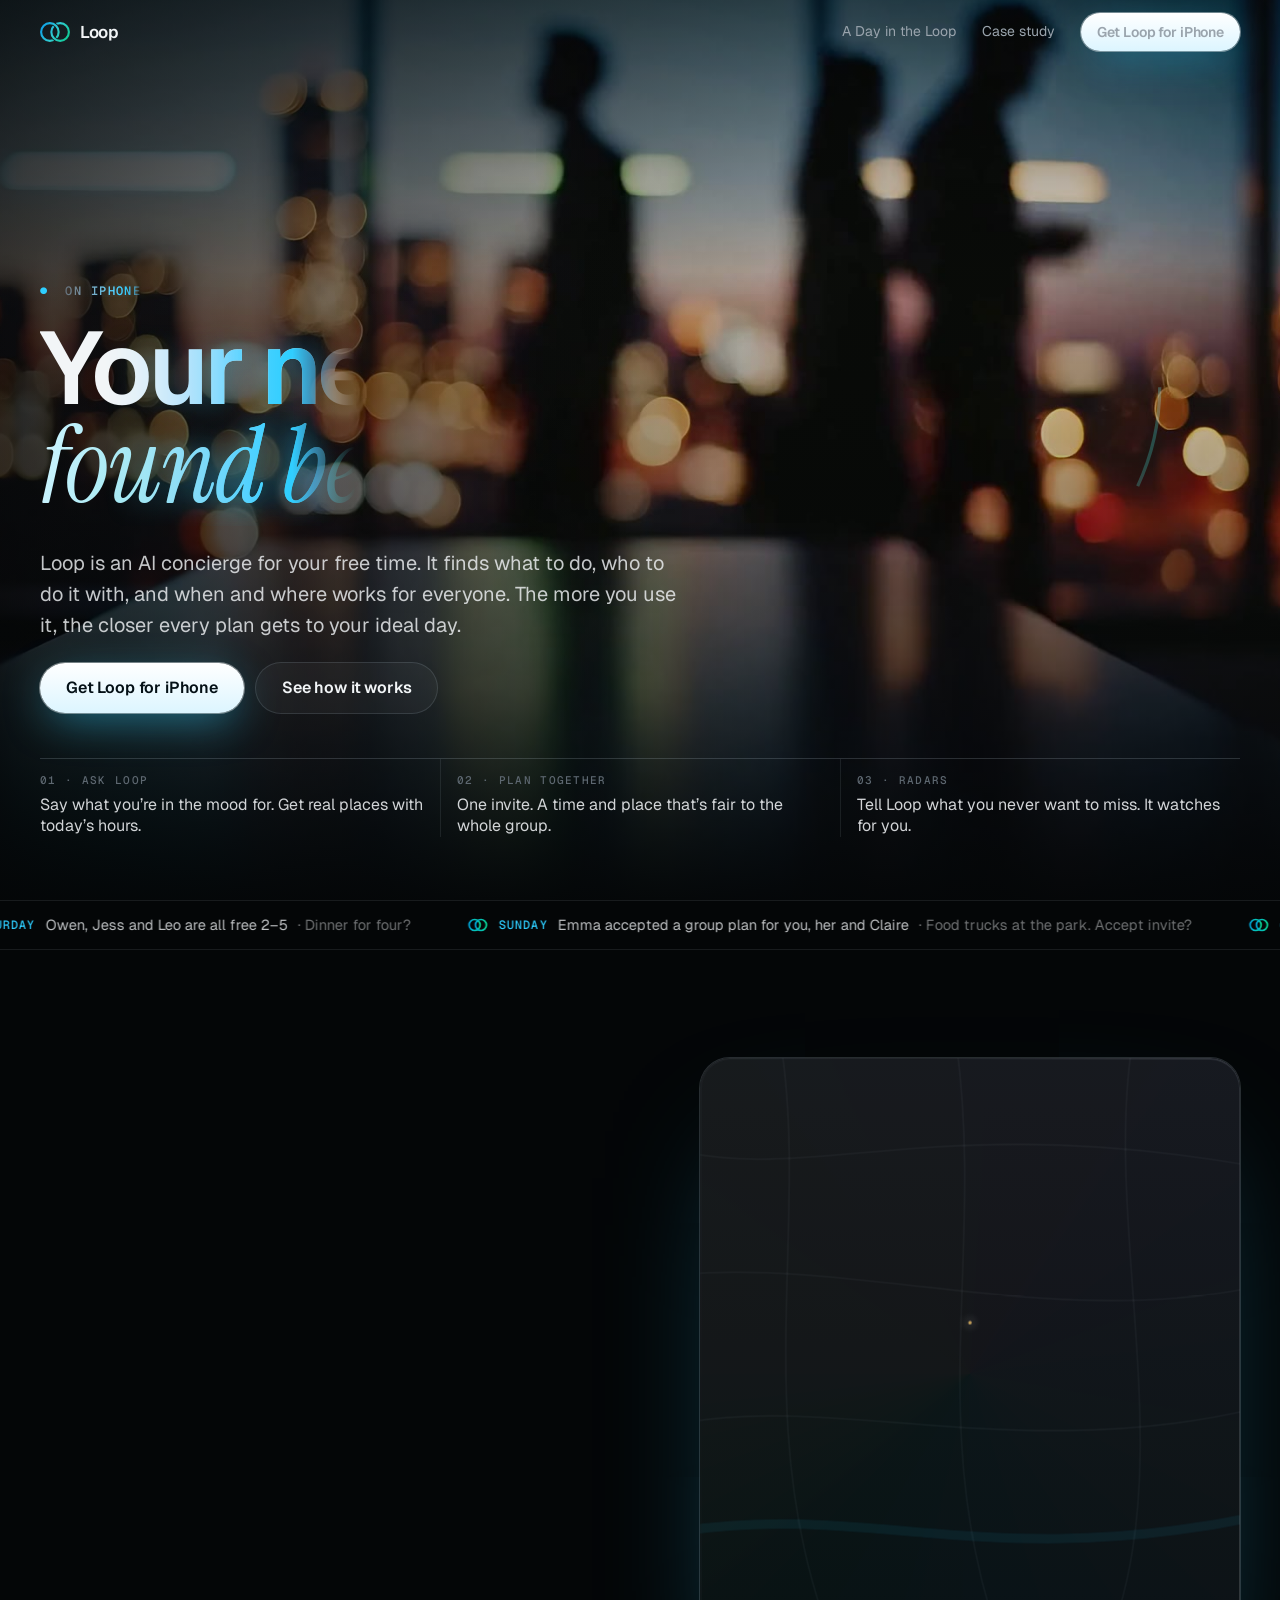
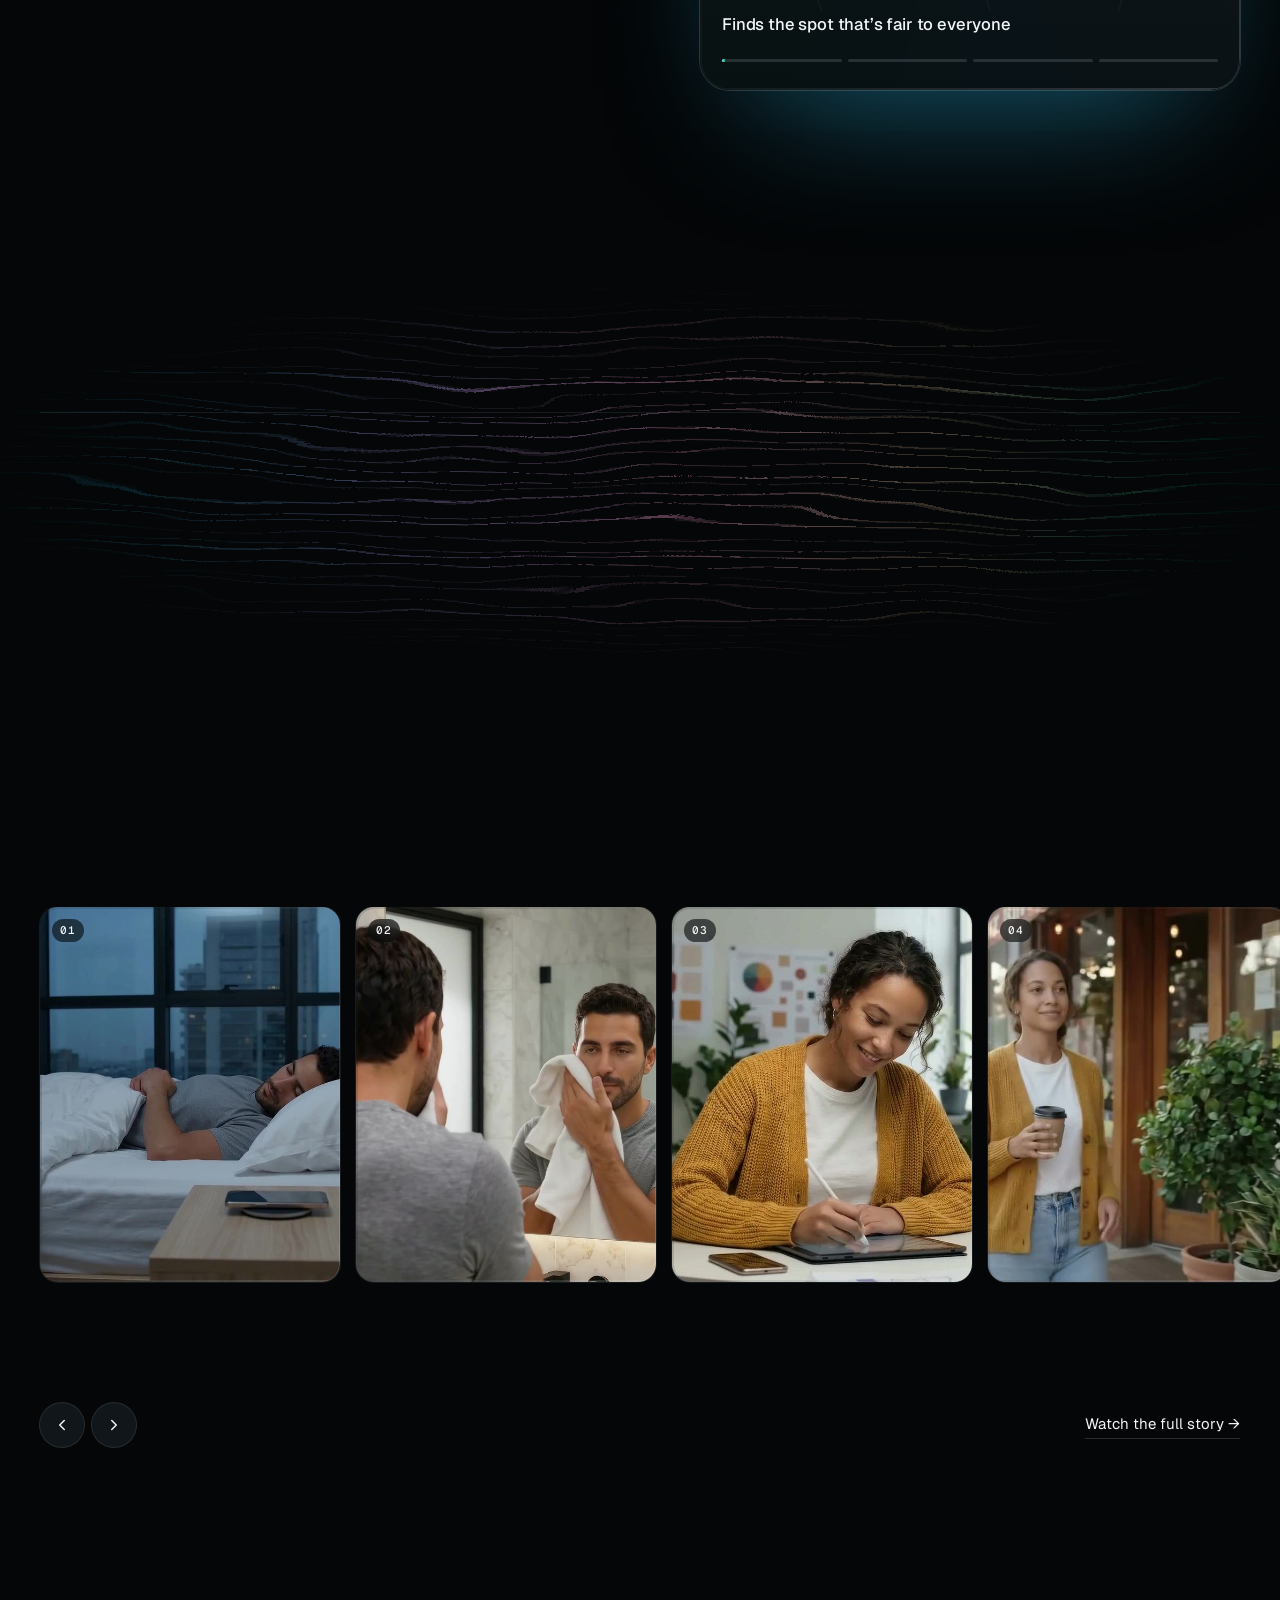
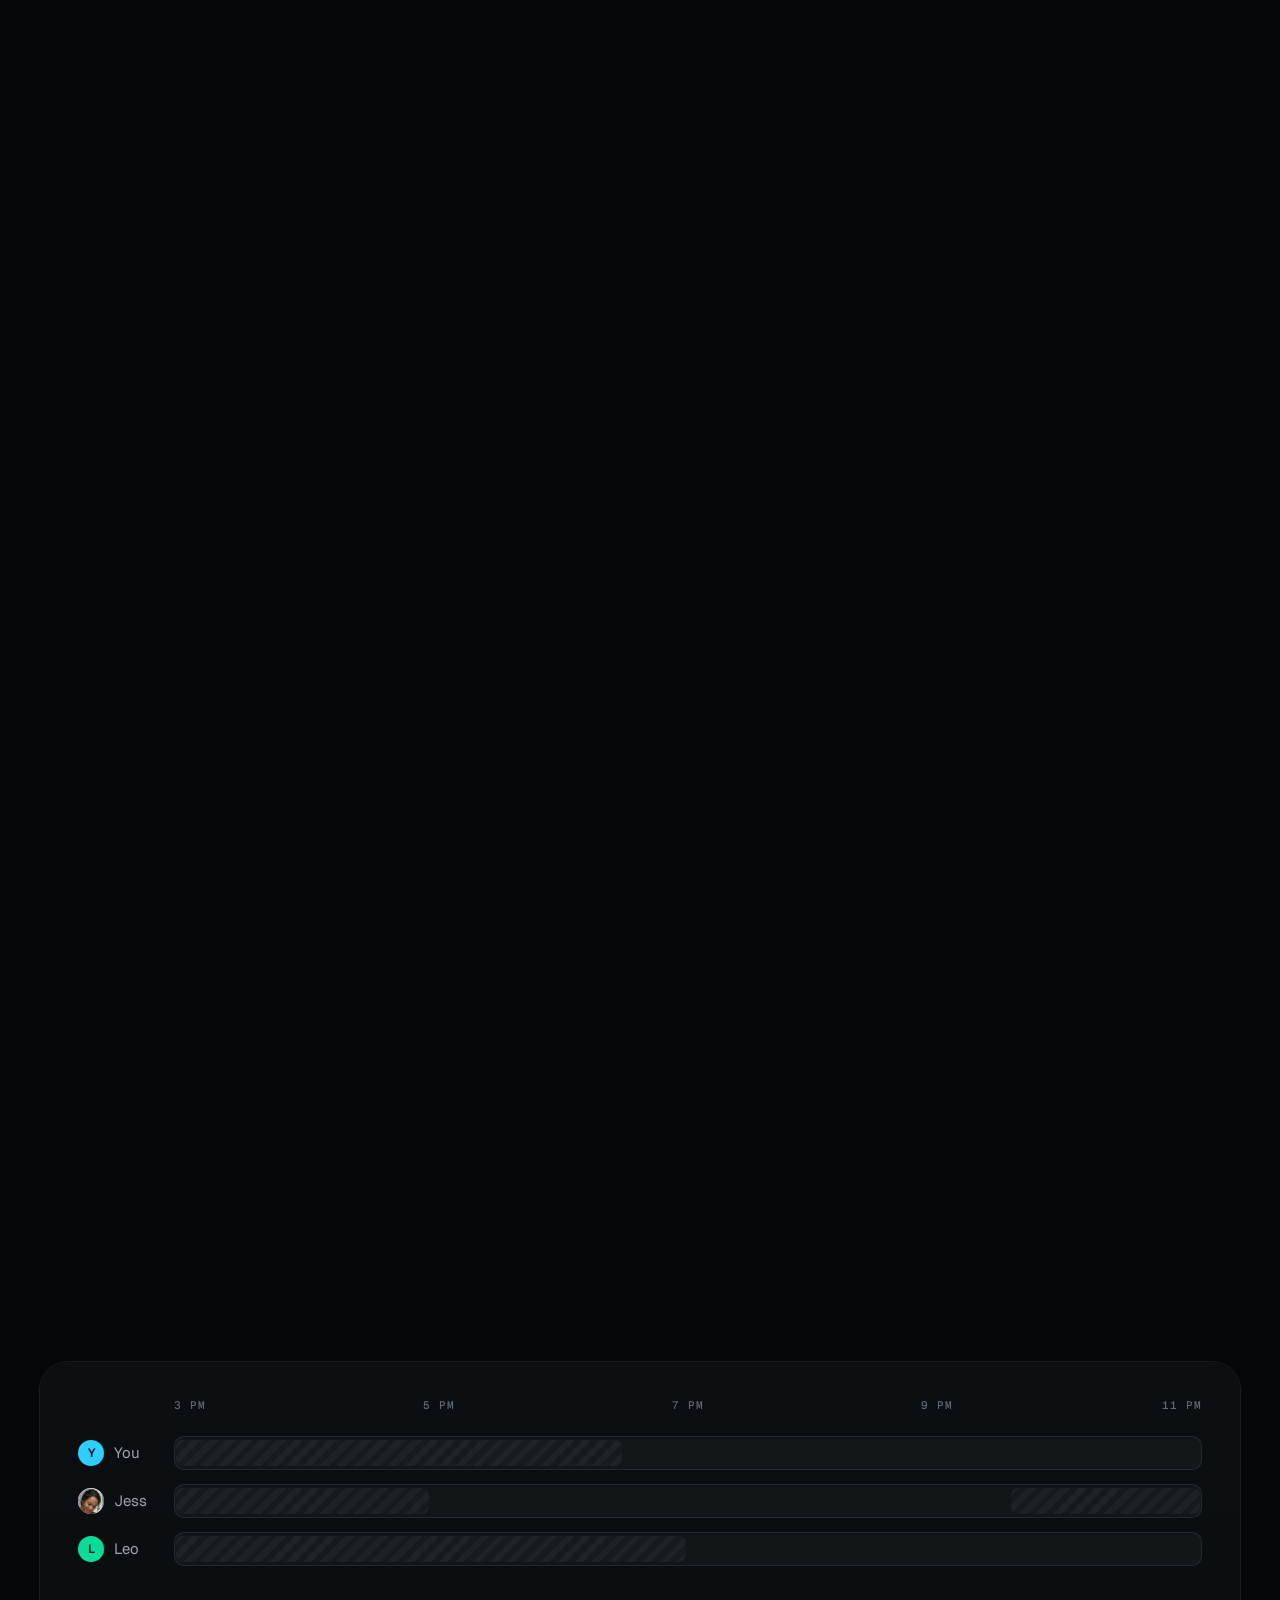
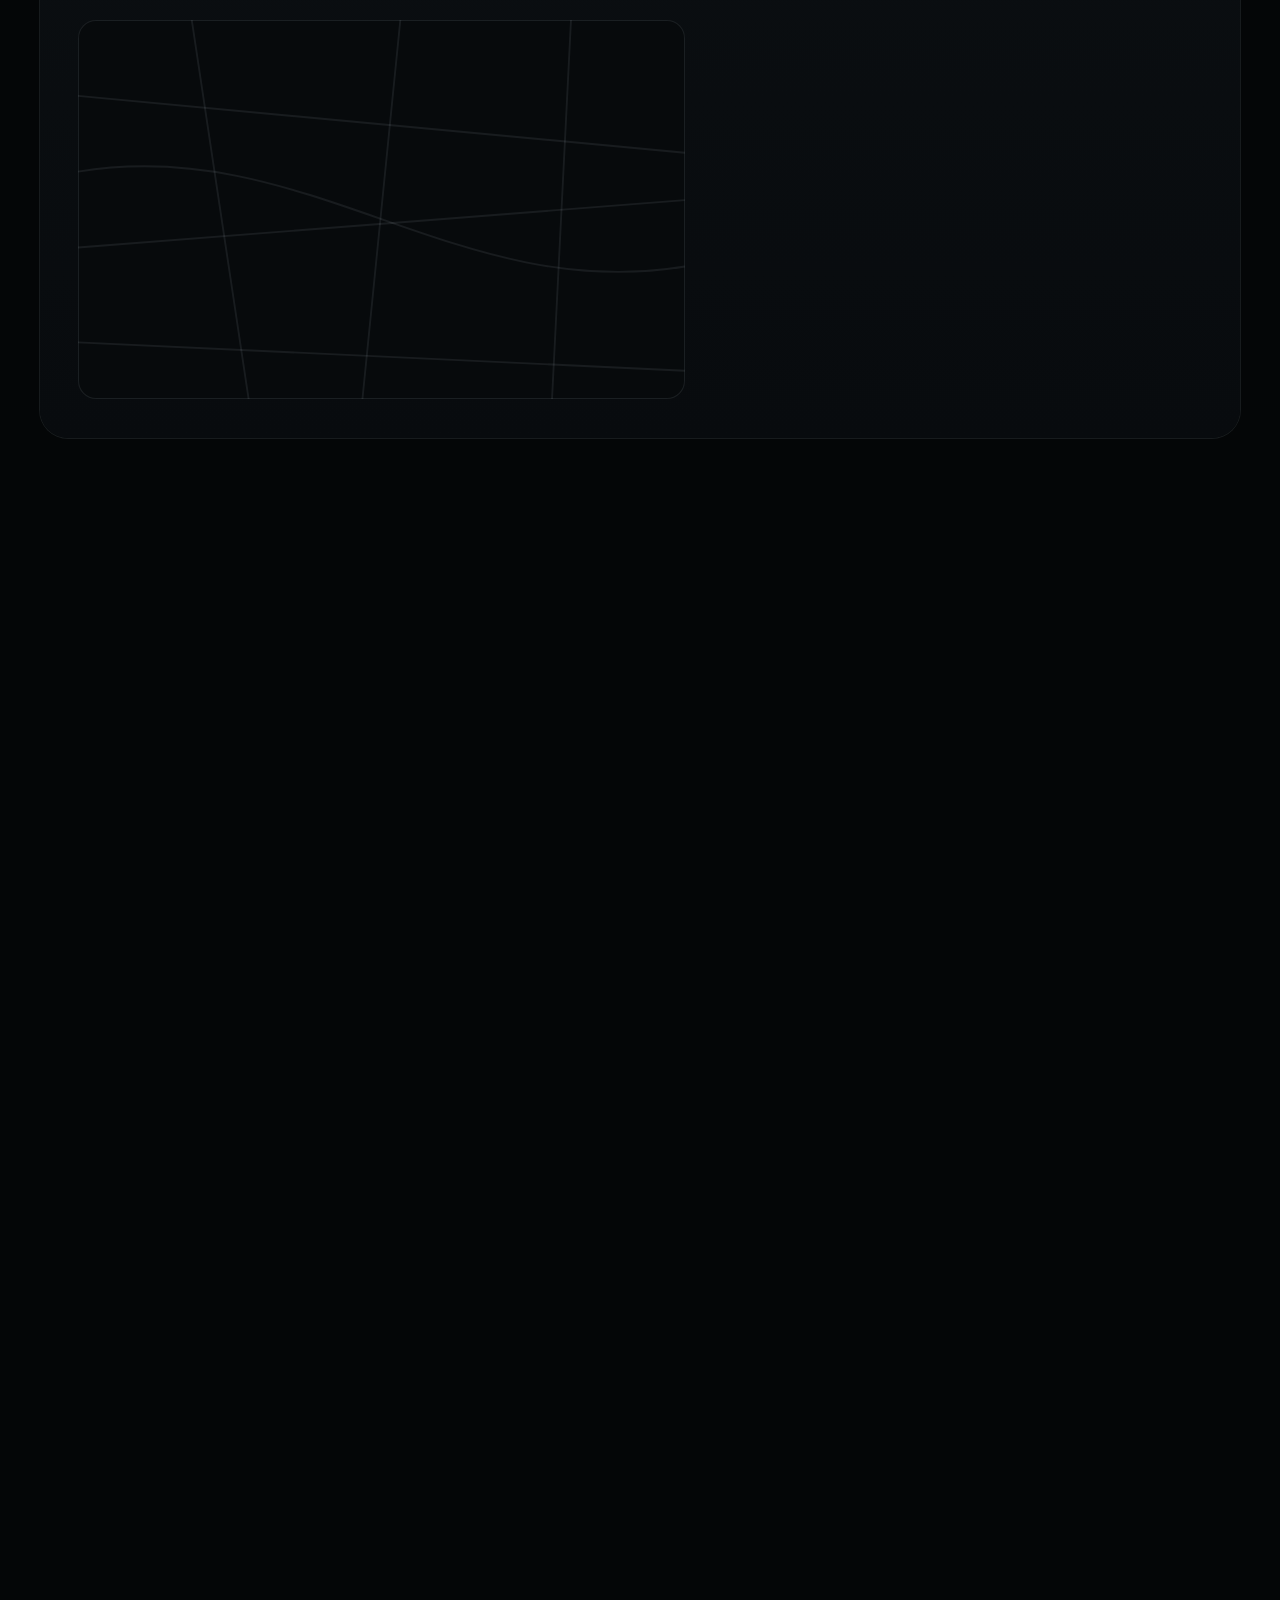
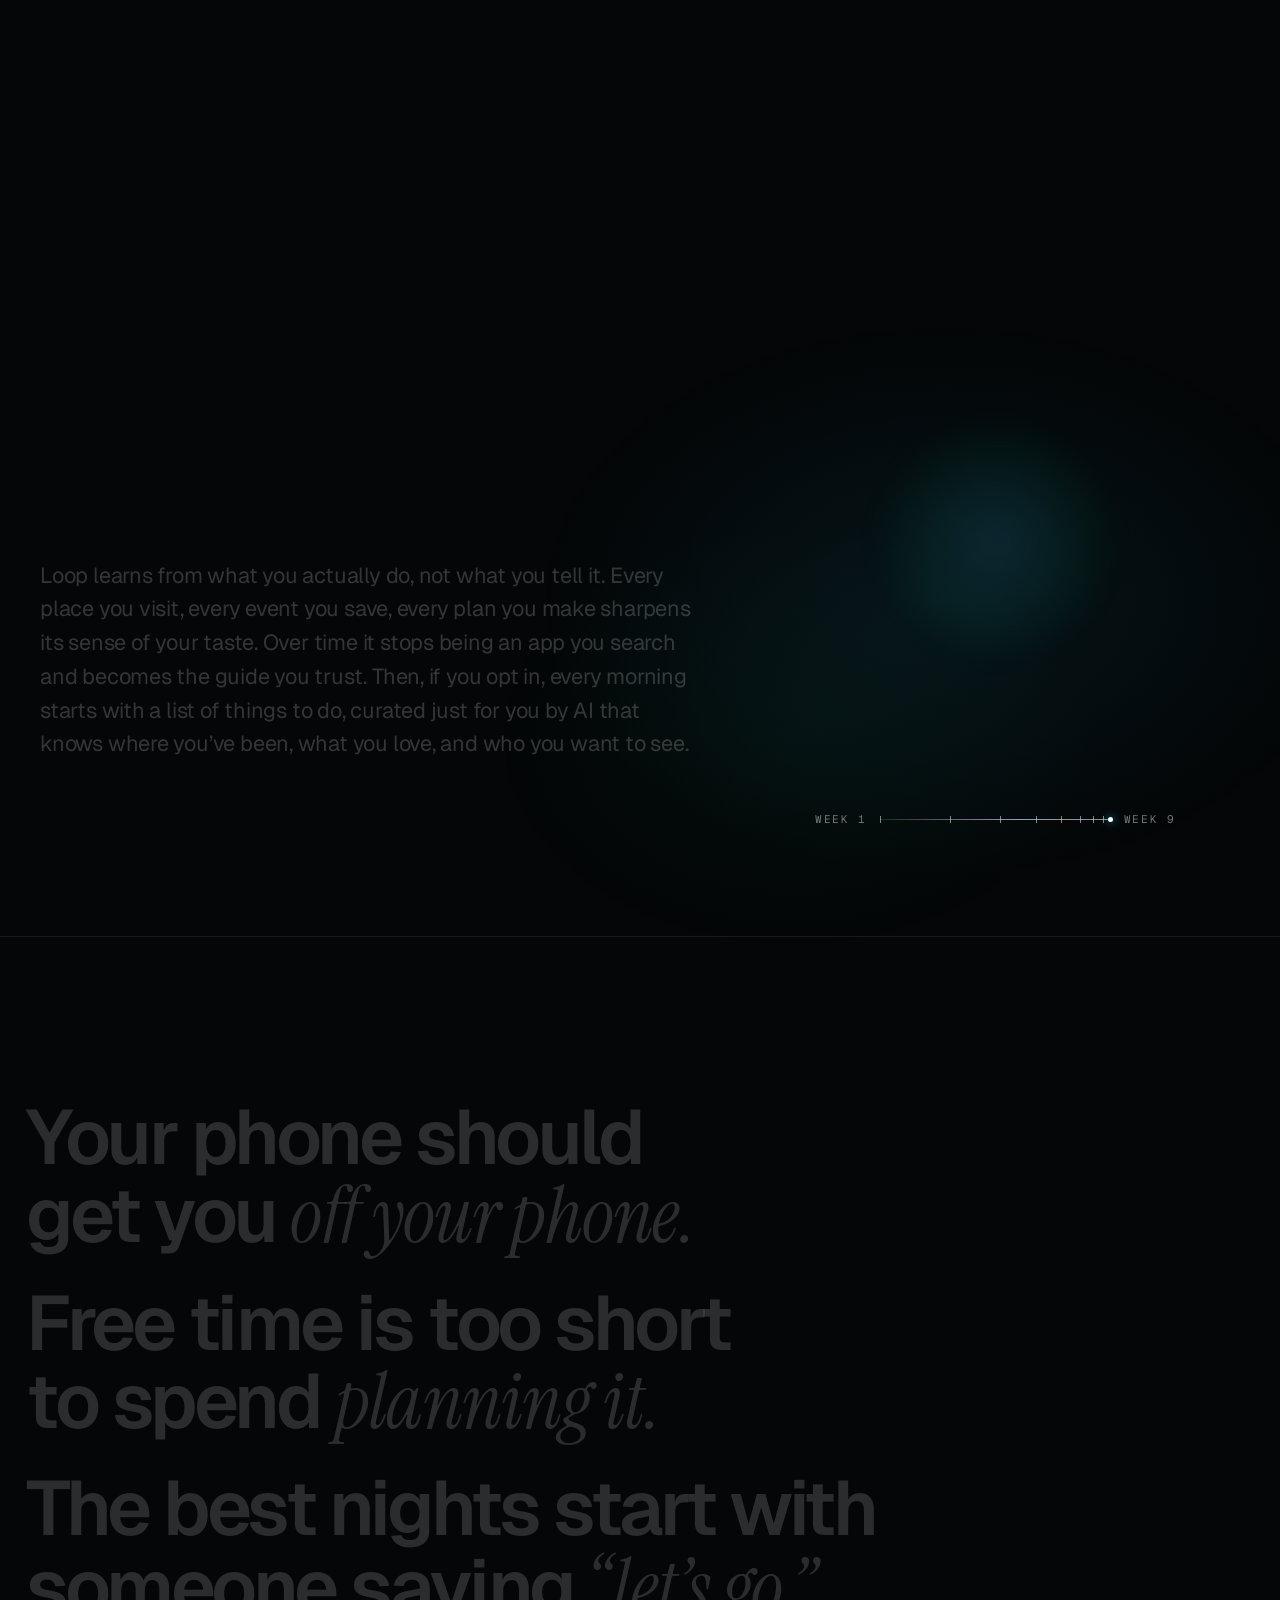
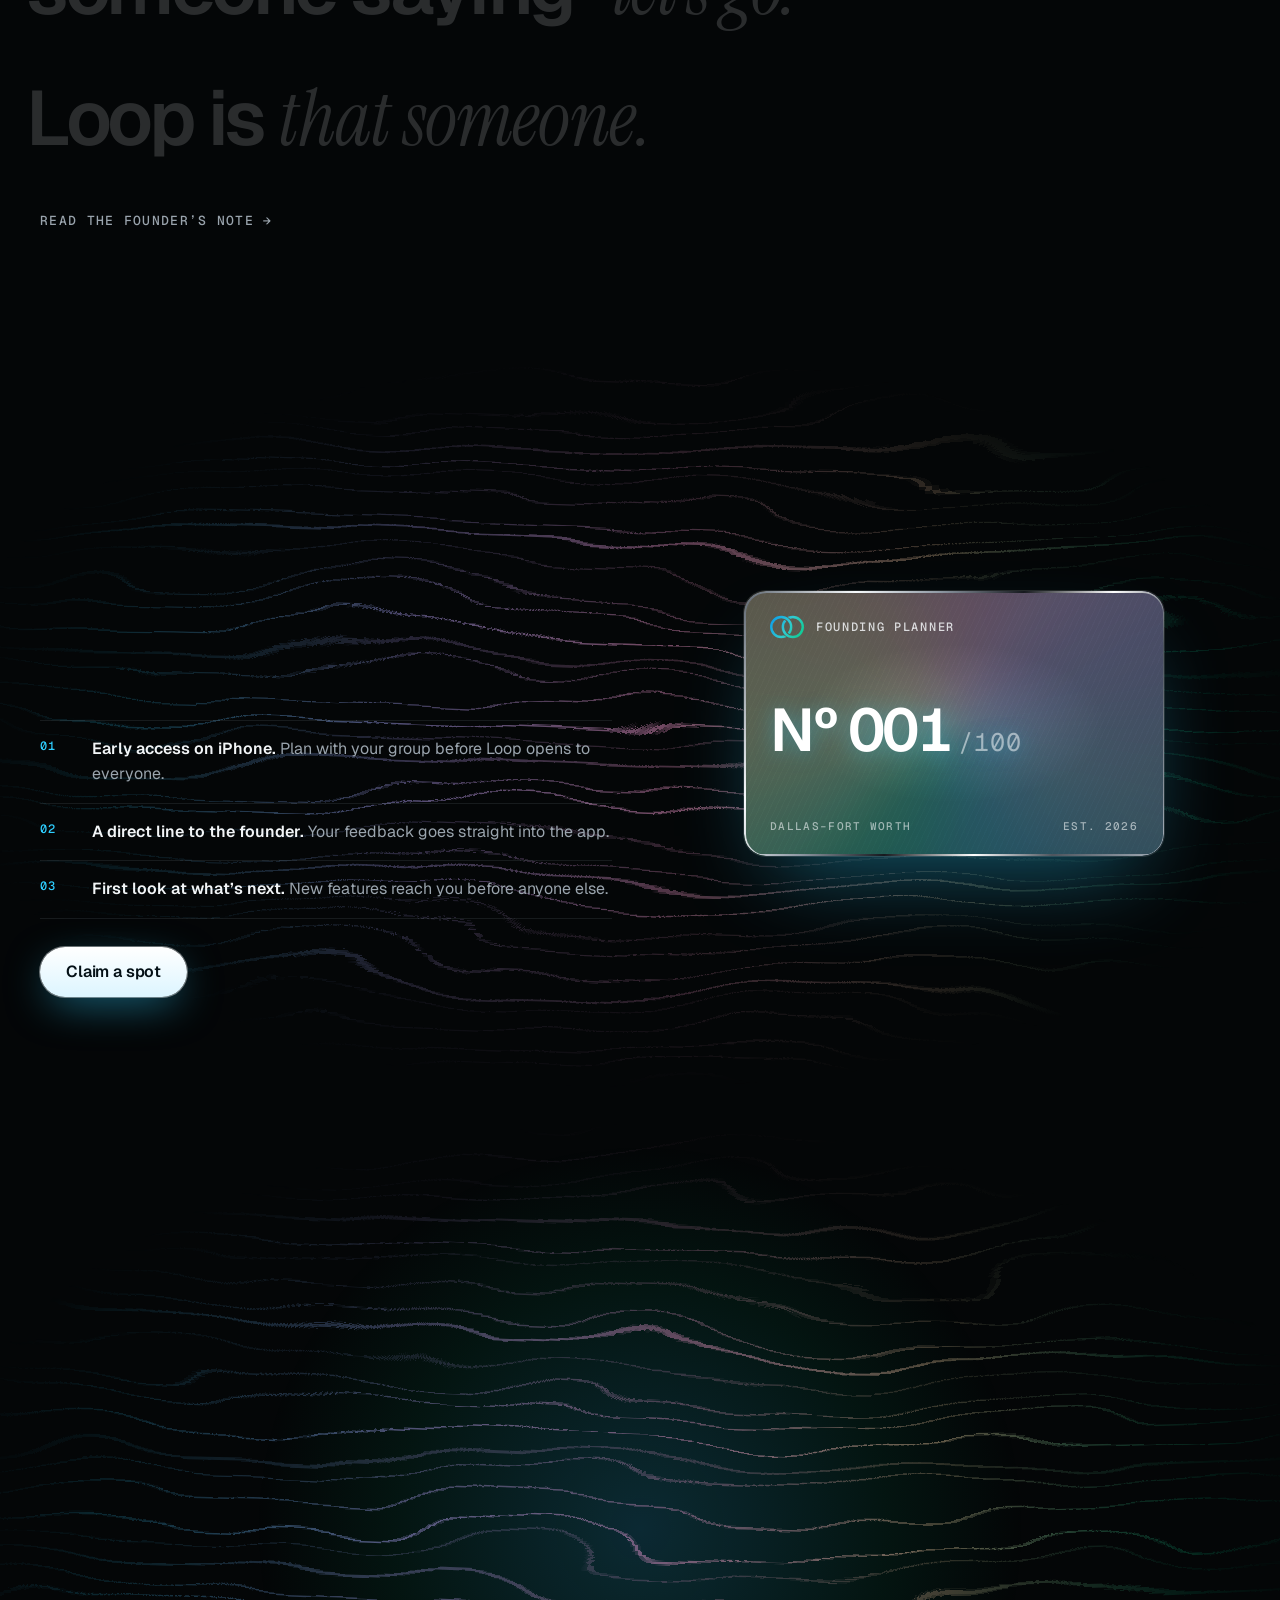
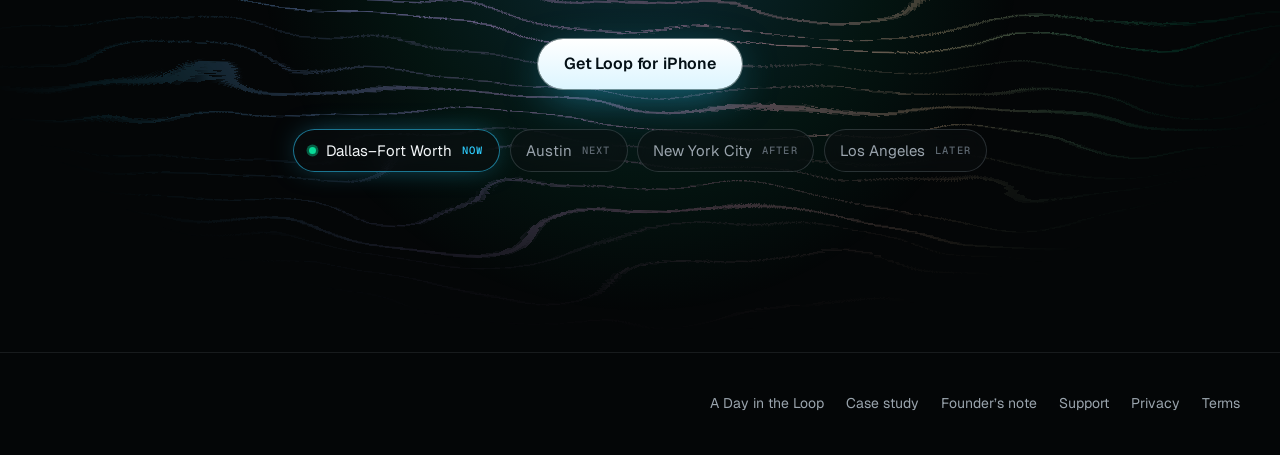
<file: next/index.html>
<!DOCTYPE html><html lang="en"><head><meta charset="UTF-8"><meta name="robots" content="noindex"><meta http-equiv="refresh" content="0; url=/"><link rel="canonical" href="https://loopaiapp.com/"><title>Loop</title></head><body><a href="/">Loop</a></body></html>
</file>
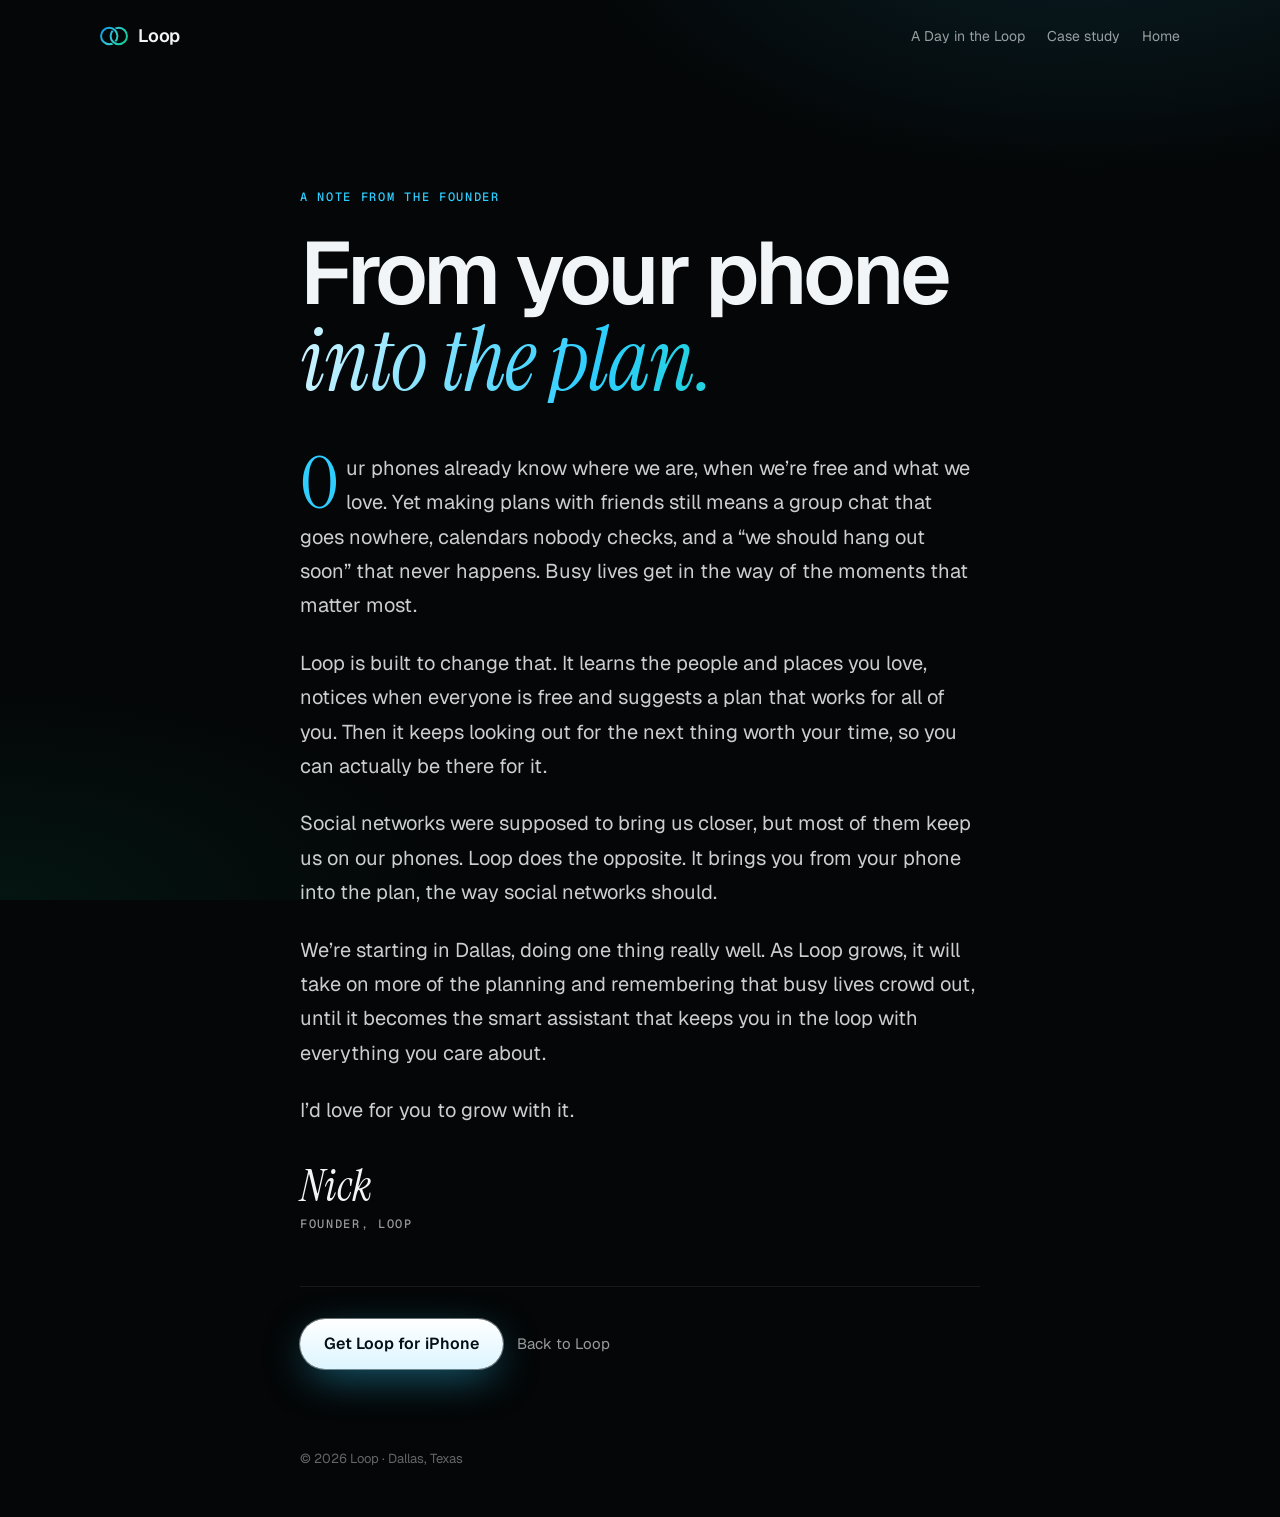
<file: note/index.html>
<!DOCTYPE html>
<html lang="en">
<head>
<meta charset="UTF-8">
<meta name="viewport" content="width=device-width, initial-scale=1">
<title>A Note from the Founder · Loop</title>
<meta name="description" content="Why Loop exists: bringing you from your phone into the plan, with the people and places you love.">
<link rel="canonical" href="https://loopaiapp.com/note/">
<link rel="icon" type="image/svg+xml" href="/assets/loop-logo.svg?v=9">
<link rel="icon" type="image/png" href="/assets/favicon.png?v=6">
<meta property="og:title" content="A note from the founder · Loop">
<meta property="og:description" content="Why Loop exists: bringing you from your phone into the plan, with the people and places you love.">
<meta property="og:image" content="https://loopaiapp.com/assets/og-loop.png?v=2">
<meta name="twitter:card" content="summary_large_image">
<meta name="theme-color" content="#040607">
<link rel="preconnect" href="https://fonts.googleapis.com">
<link rel="preconnect" href="https://fonts.gstatic.com" crossorigin>
<link rel="stylesheet" href="https://fonts.googleapis.com/css2?family=Geist:wght@400;500;600;700&family=Geist+Mono:wght@400;500&family=Instrument+Serif:ital@0;1&display=swap">
<link rel="stylesheet" href="/assets/loop-fx.css?v=2">
<style>
:root {
  --bg: #040607; --text: #F2F5F7; --muted: rgba(242,245,247,0.62); --line: rgba(220,240,255,0.08); --line-2: rgba(220,240,255,0.16);
  --cyan: #2ECEFF; --green: #09DB98;
  --sans: "Geist", "Avenir Next", "Segoe UI", system-ui, sans-serif; --mono: "Geist Mono", ui-monospace, Menlo, monospace;
  --serif: "Instrument Serif", "Iowan Old Style", Georgia, serif;
  color-scheme: dark;
}
* { box-sizing: border-box; }
html, body { margin: 0; }
body { background: var(--bg); color: var(--text); font: 400 16px/1.6 var(--sans); -webkit-font-smoothing: antialiased; overflow-x: hidden;
  background-image: radial-gradient(70% 50% at 85% -10%, rgba(46,206,255,0.12), transparent 60%), radial-gradient(60% 40% at 0% 100%, rgba(9,219,152,0.07), transparent 60%); background-attachment: fixed; }
a { color: inherit; }
.top { display: flex; align-items: center; justify-content: space-between; gap: 16px; max-width: 1120px; margin: 0 auto; padding: 22px 20px; }
.brand { display: flex; align-items: center; gap: 10px; text-decoration: none; font-weight: 600; font-size: 18px; letter-spacing: -0.01em; }
.top nav { display: flex; gap: 22px; font-size: 14px; color: var(--muted); }
.top nav a { text-decoration: none; }
main { max-width: 720px; margin: 0 auto; padding: clamp(40px, 9vw, 110px) 20px 80px; }
.label { font: 500 12px/1 var(--mono); letter-spacing: 0.14em; text-transform: uppercase; color: var(--cyan); }
h1 { margin: 22px 0 clamp(28px, 5vw, 48px); font-weight: 600; font-size: clamp(44px, 8vw, 88px); line-height: 0.98; letter-spacing: -0.045em; }
h1 em { display: block; font-family: var(--serif); font-style: italic; font-weight: 400; letter-spacing: -0.01em; padding-right: 0.05em;
  background: linear-gradient(100deg, #CFF4FF 0%, var(--cyan) 45%, var(--green) 100%); -webkit-background-clip: text; background-clip: text; -webkit-text-fill-color: transparent; }
.letter p { margin: 0 0 1.15em; font-size: clamp(18px, 1.6vw, 20px); line-height: 1.72; color: rgba(242,245,247,0.84); }
.letter > p:first-of-type::first-letter { font-family: var(--serif); font-size: 3.6em; float: left; line-height: 0.8; padding: 0.06em 0.1em 0 0; color: var(--cyan); }
.sig { display: grid; gap: 10px; margin-top: 36px !important; }
.sig-name { font-family: var(--serif); font-style: italic; font-size: 44px; line-height: 1; color: var(--text); }
.sig .label { color: var(--muted); }
.cta { display: flex; flex-wrap: wrap; gap: 14px; align-items: center; margin-top: 56px; padding-top: 32px; border-top: 1px solid var(--line); }
.btn { display: inline-flex; align-items: center; gap: 10px; min-height: 50px; padding: 0 24px; border-radius: 999px; text-decoration: none; font-weight: 600; font-size: 16px;
  color: #041016; background: linear-gradient(180deg, #FFFFFF 0%, #DCF5FF 100%); box-shadow: 0 0 0 1px rgba(255,255,255,0.4), 0 12px 44px -10px rgba(46,206,255,0.6); }
.btn:hover { transform: translateY(-2px); }
.cta .lnk { color: var(--muted); text-decoration: none; font-size: 15px; }
footer { max-width: 720px; margin: 0 auto; padding: 0 20px 48px; color: rgba(242,245,247,0.4); font-size: 13px; }
/* Links: pearl text and a liquid-chrome underline, same as the home page */
.lnk { position: relative; }
.lnk span { transition: color 0.2s; background-size: 220% 100%; -webkit-background-clip: text; background-clip: text; }
.lnk:hover span, .lnk:focus-visible span { color: transparent; -webkit-text-fill-color: transparent;
  background-image: linear-gradient(100deg, #ffffff 0%, #bfe6ff 20%, #ffc8e8 40%, #c4ffe6 60%, #e8eeff 80%, #ffffff 100%); animation: lnk-sweep 3s linear infinite; }
@keyframes lnk-sweep { from { background-position: 0% 0; } to { background-position: 220% 0; } }
.lnk::after { content: ""; position: absolute; left: 0; right: 0; bottom: -5px; height: 1.5px; border-radius: 2px; transform: scaleX(0); transform-origin: left; transition: transform 0.5s cubic-bezier(.2,.8,.2,1);
  background: linear-gradient(90deg, #5d6670, #f7fafc 25%, #8e98a3 45%, #8fd8ff 65%, #ff9fd6 85%, #09DB98); }
.lnk:hover::after, .lnk:focus-visible::after { transform: scaleX(1); }
@media (prefers-reduced-motion: reduce) { .lnk:hover span { animation: none; } }
@media (max-width: 560px) { .top nav .hide-sm { display: none; } }
</style>
</head>
<body>
<header class="top">
  <a class="brand" href="/"><img src="/assets/loop-logo.svg?v=9" alt="" width="28" height="28">Loop</a>
  <nav aria-label="Site"><a class="lnk hide-sm" href="/vision/"><span>A Day in the Loop</span></a><a class="lnk hide-sm" href="/case-study/"><span>Case study</span></a><a class="lnk" href="/"><span>Home</span></a></nav>
</header>
<main>
  <span class="label">A note from the founder</span>
  <h1 class="prism-in">From your phone <em>into the plan.</em></h1>
  <article class="letter">
    <p>Our phones already know where we are, when we&rsquo;re free and what we love. Yet making plans with friends still means a group chat that goes nowhere, calendars nobody checks, and a &ldquo;we should hang out soon&rdquo; that never happens. Busy lives get in the way of the moments that matter most.</p>
    <p>Loop is built to change that. It learns the people and places you love, notices when everyone is free and suggests a plan that works for all of you. Then it keeps looking out for the next thing worth your time, so you can actually be there for it.</p>
    <p>Social networks were supposed to bring us closer, but most of them keep us on our phones. Loop does the opposite. It brings you from your phone into the plan, the way social networks should.</p>
    <p>We&rsquo;re starting in Dallas, doing one thing really well. As Loop grows, it will take on more of the planning and remembering that busy lives crowd out, until it becomes the smart assistant that keeps you in the loop with everything you care about.</p>
    <p>I&rsquo;d love for you to grow with it.</p>
    <p class="sig"><span class="sig-name">Nick</span><span class="label">Founder, Loop</span></p>
  </article>
  <div class="cta">
    <a class="btn fx" href="https://testflight.apple.com/join/nhfZxpSc">Get Loop for iPhone</a>
    <a class="lnk" href="/#beliefs"><span>Back to Loop</span></a>
  </div>
</main>
<footer>© 2026 Loop · Dallas, Texas</footer>
<script src="/assets/loop-fx.js?v=1" defer></script>
</body>
</html>
</file>
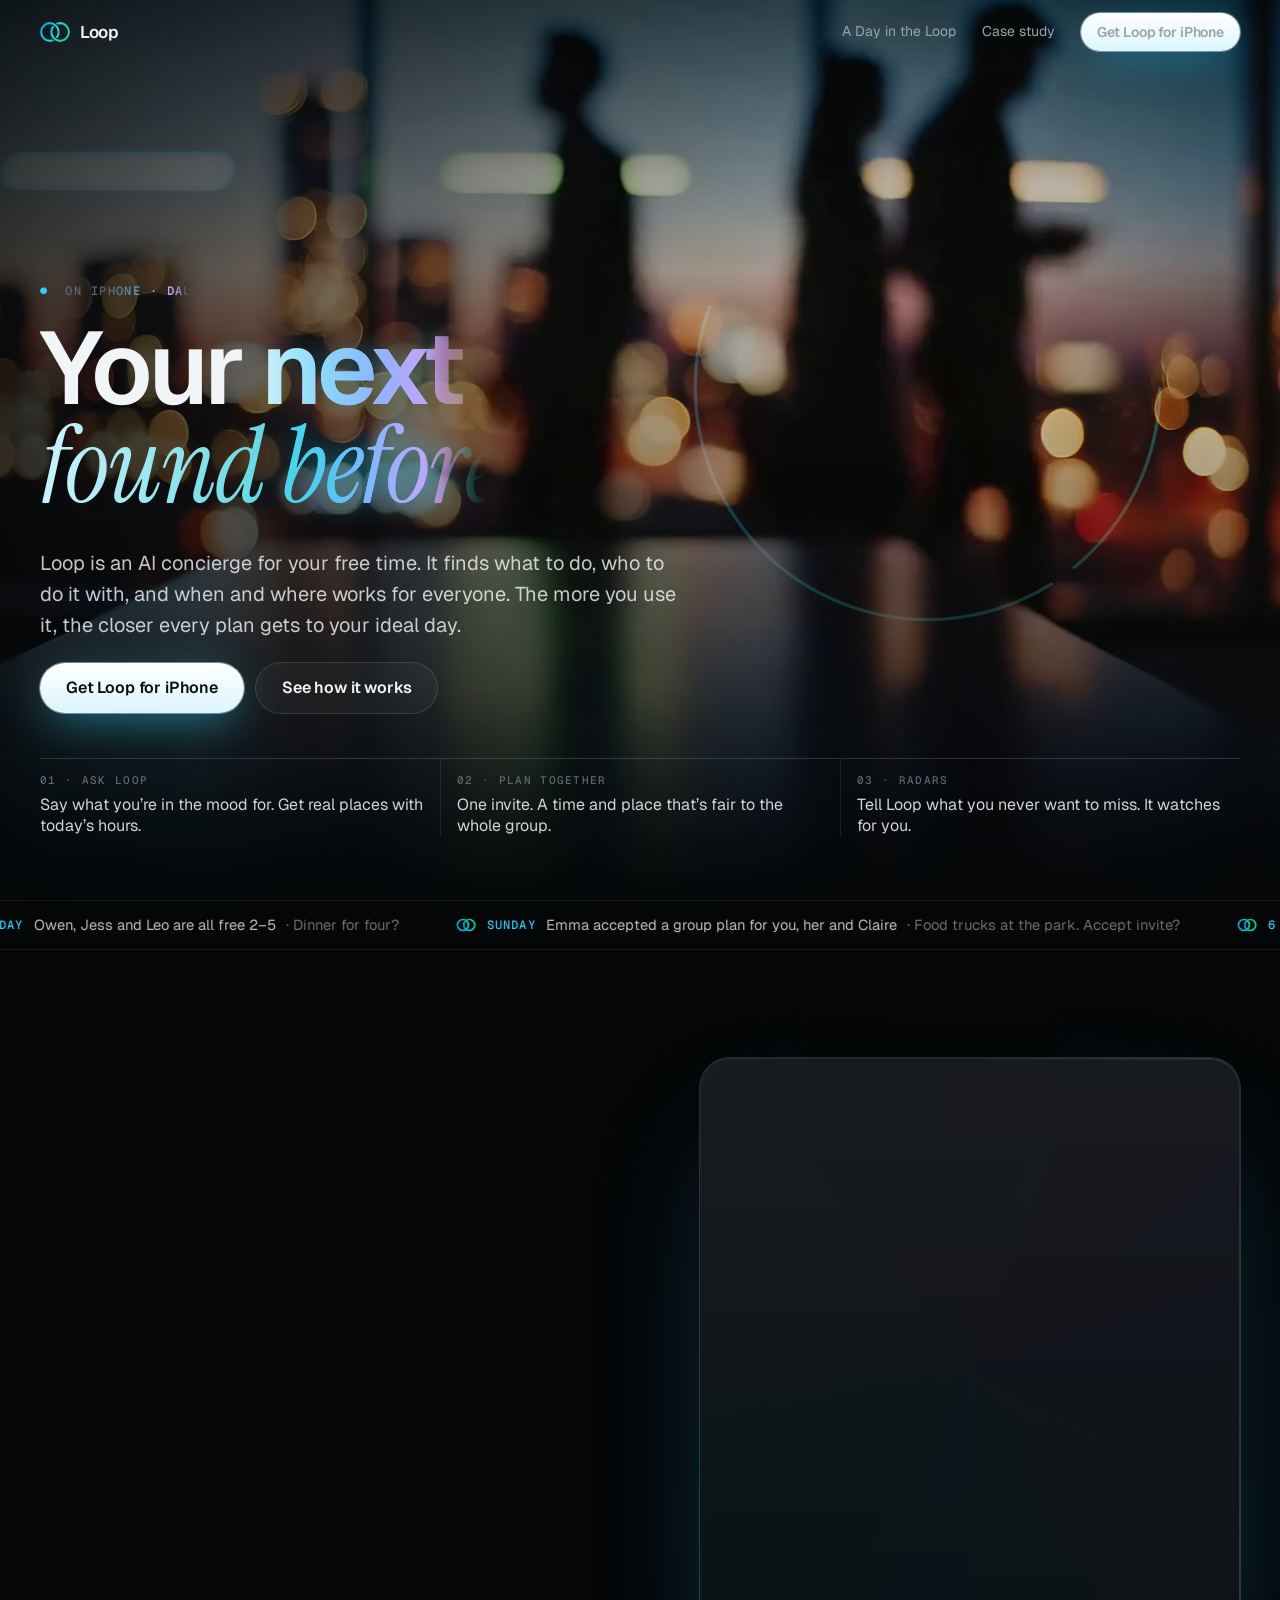
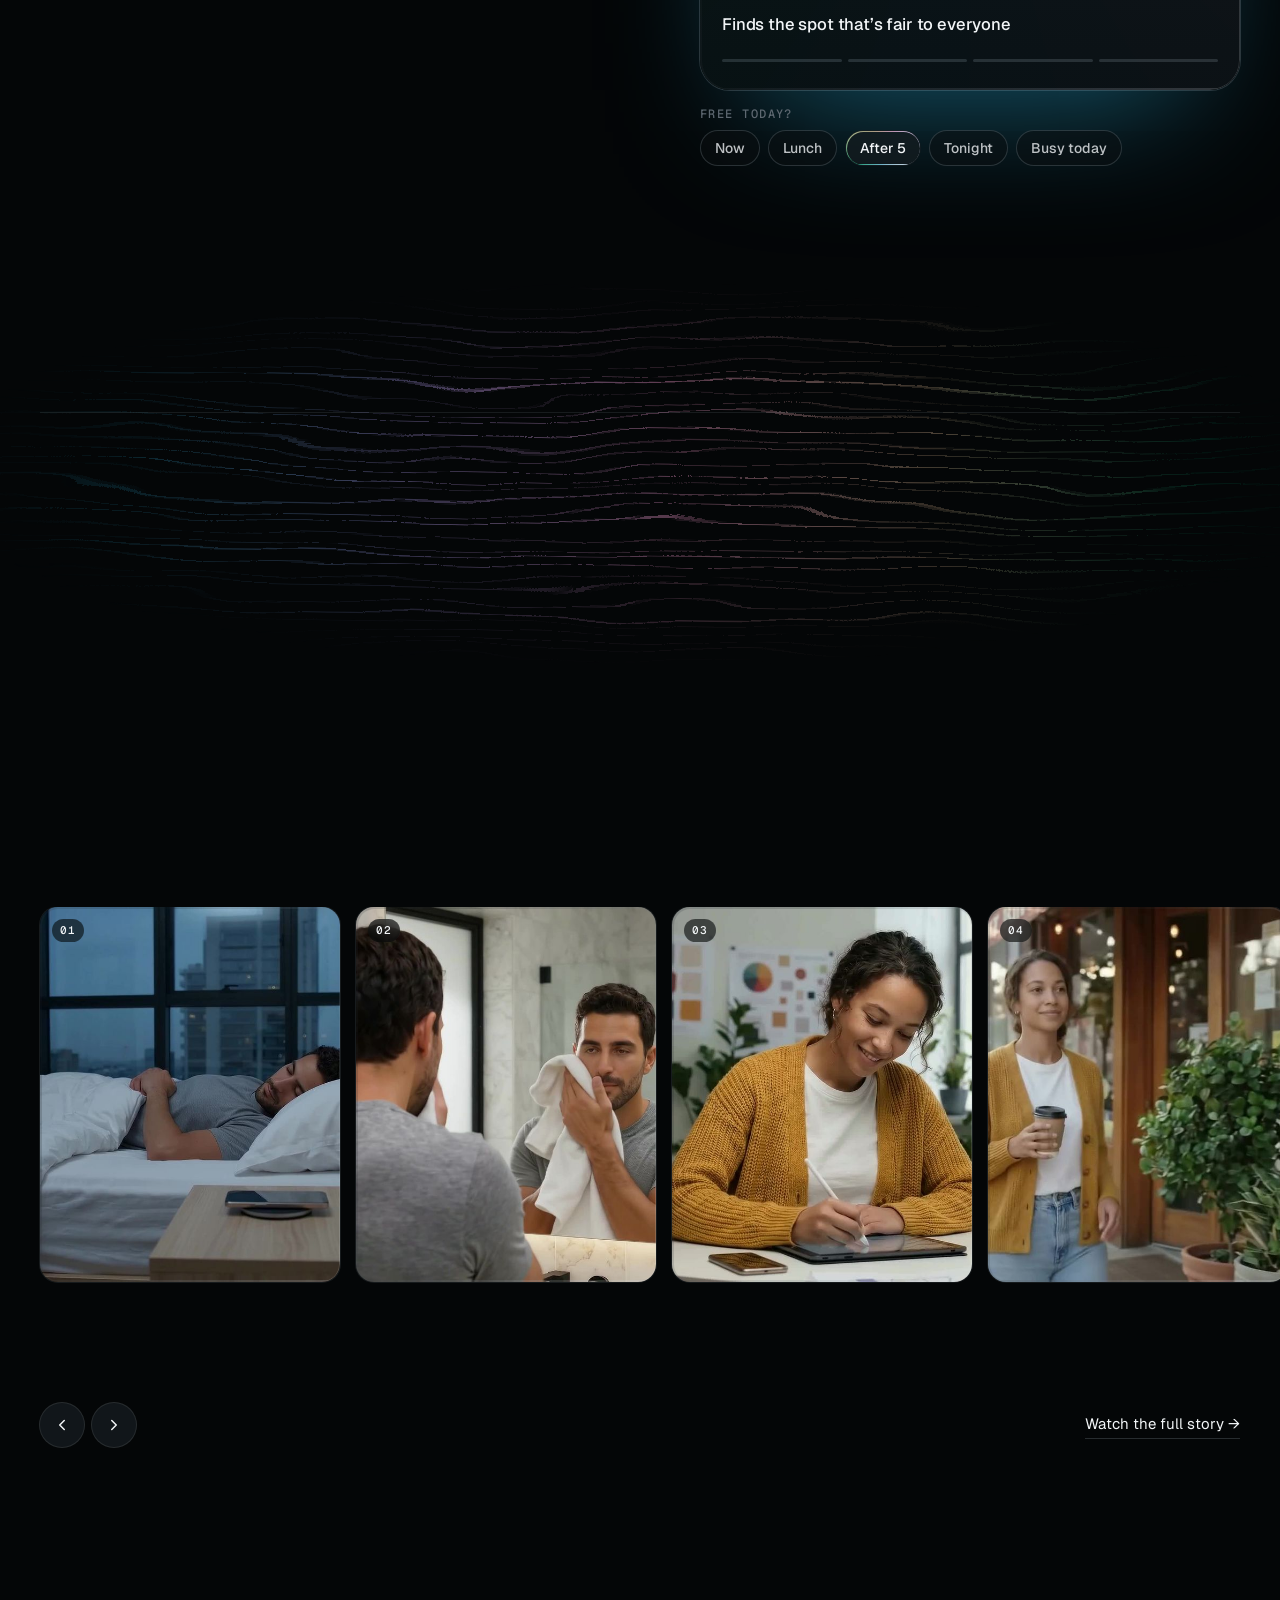
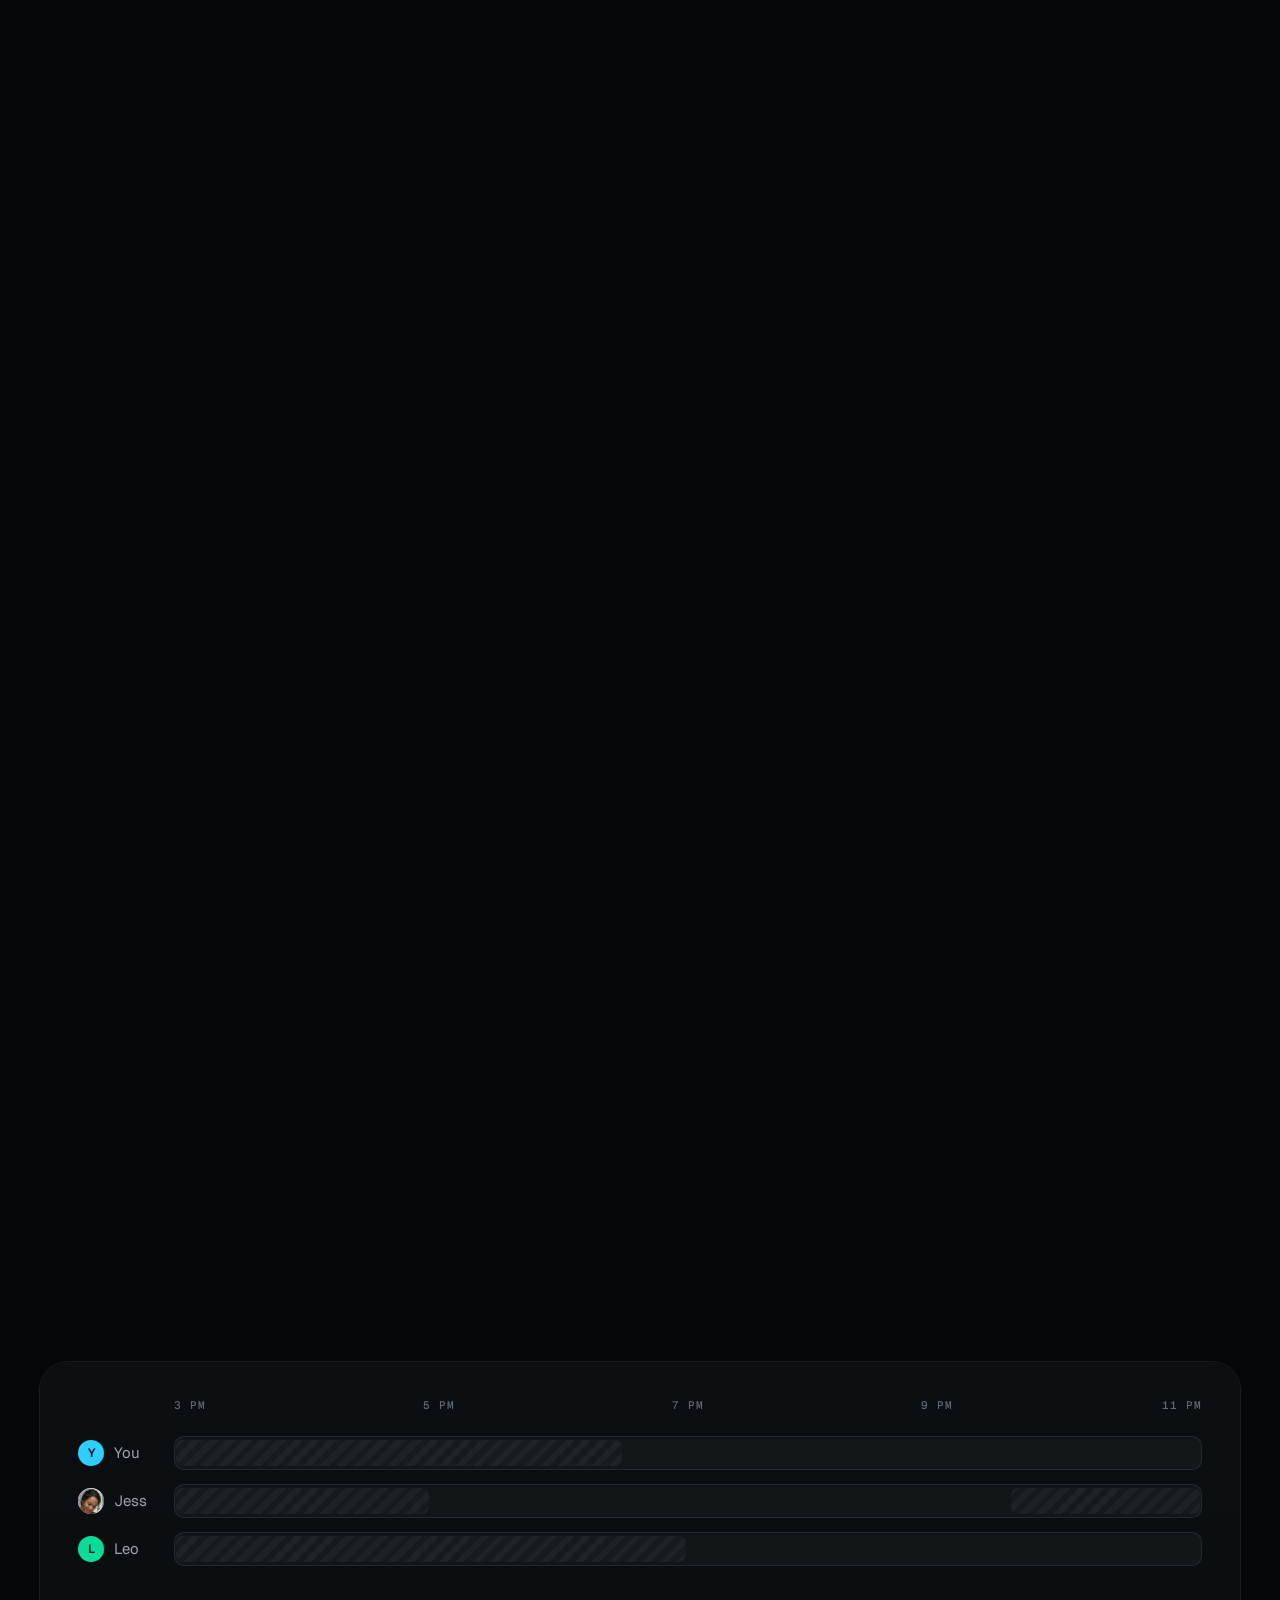
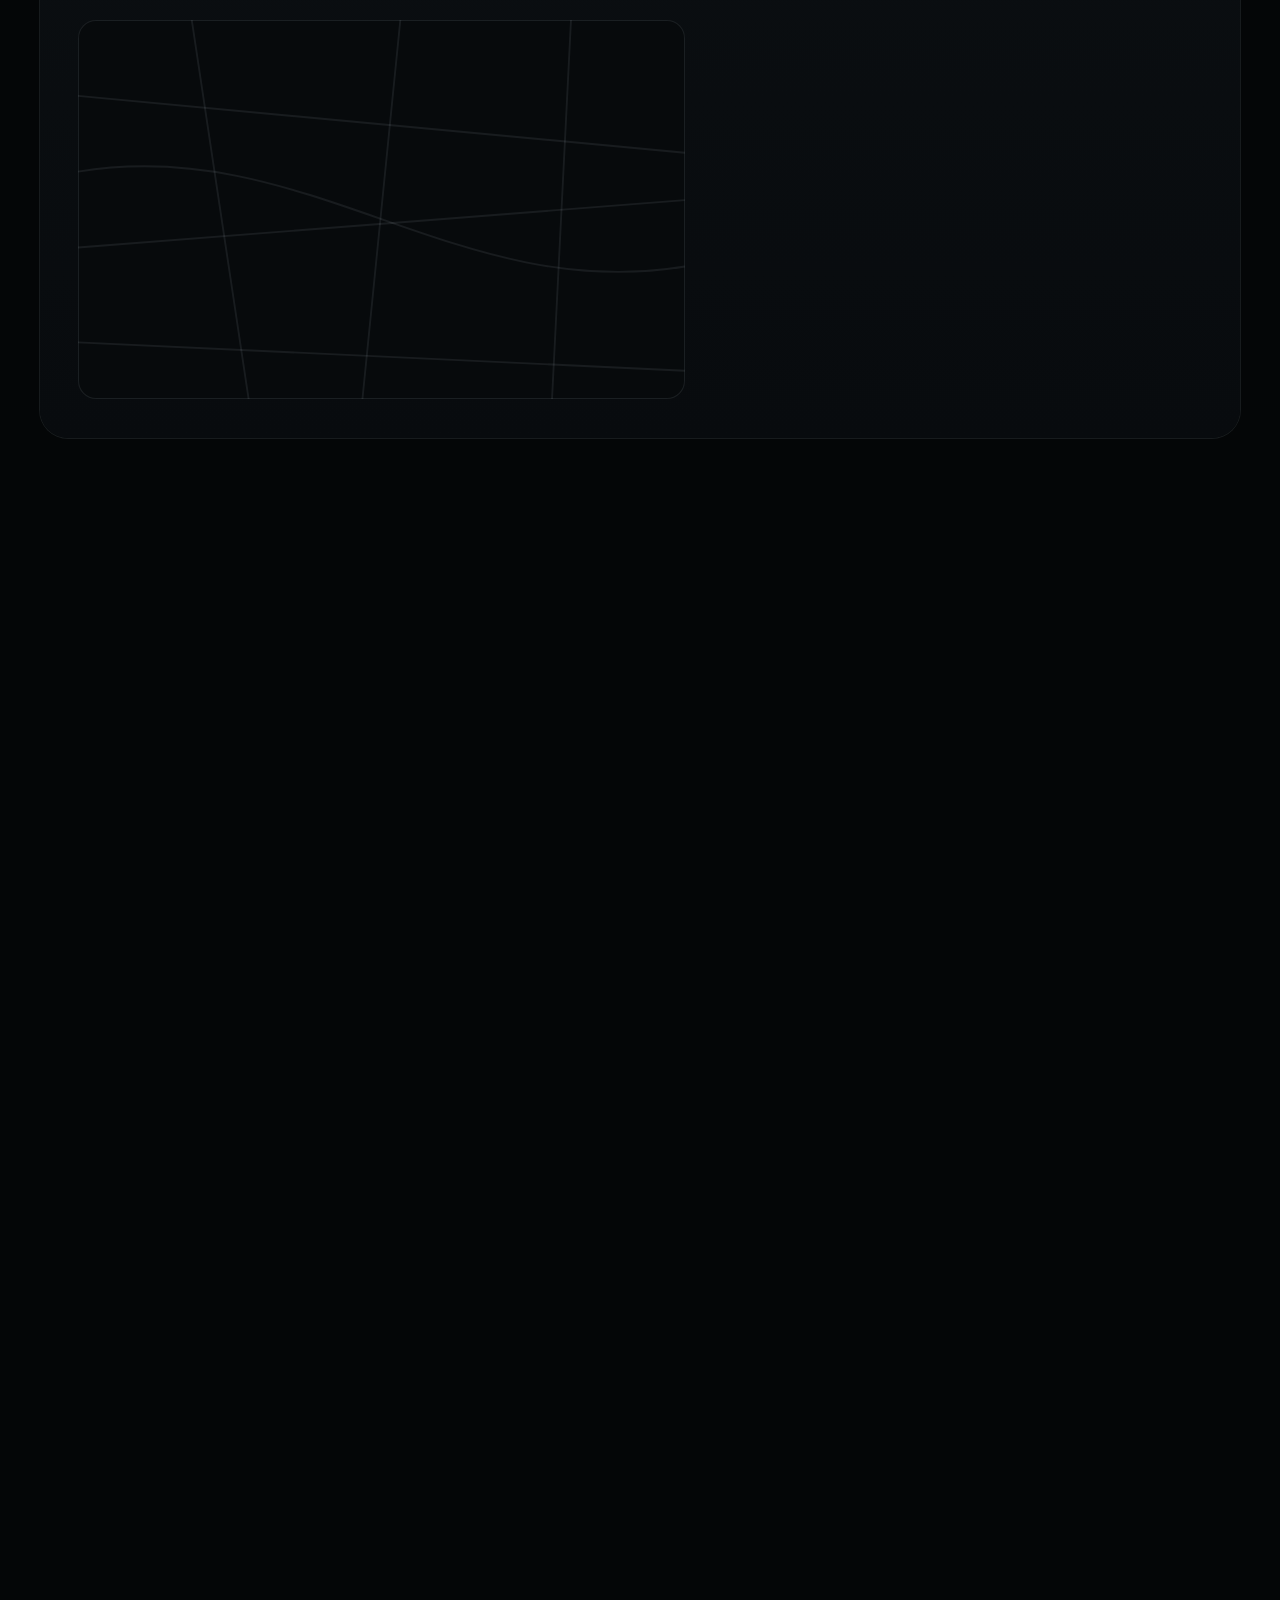
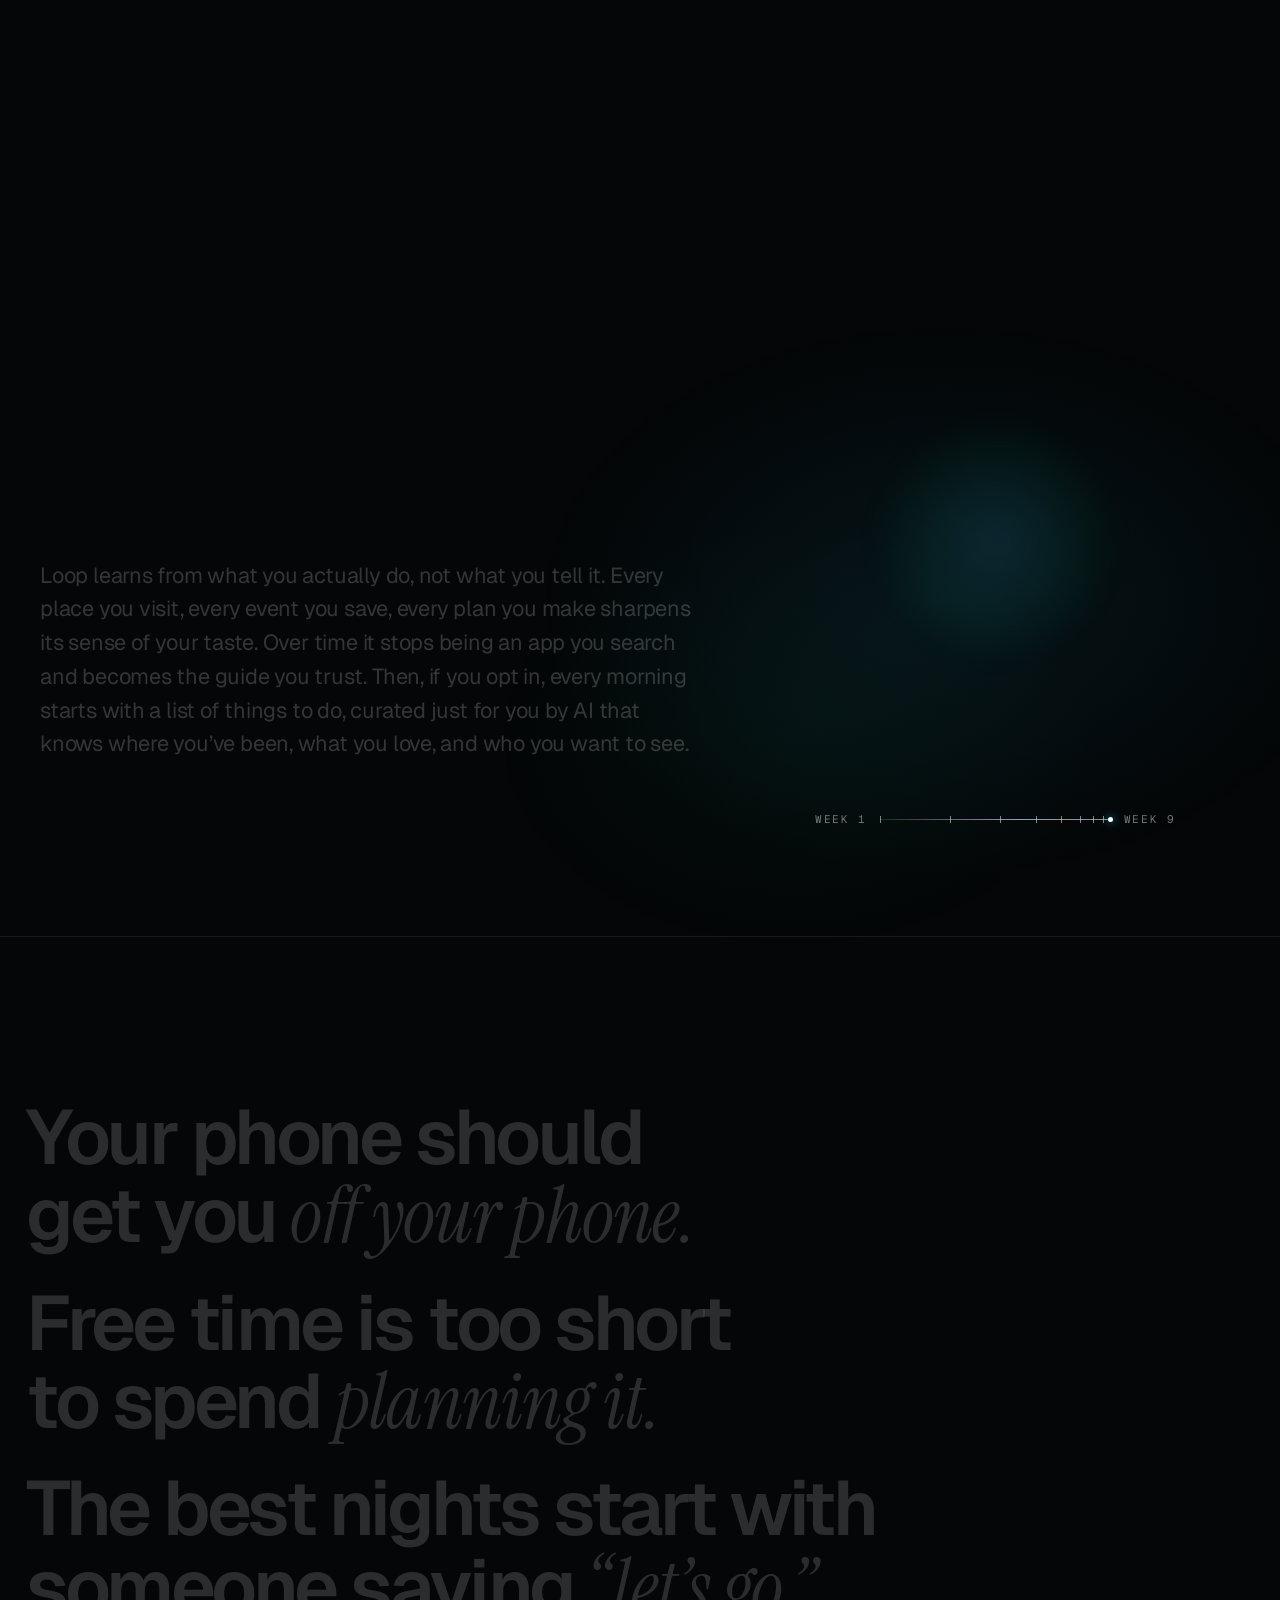
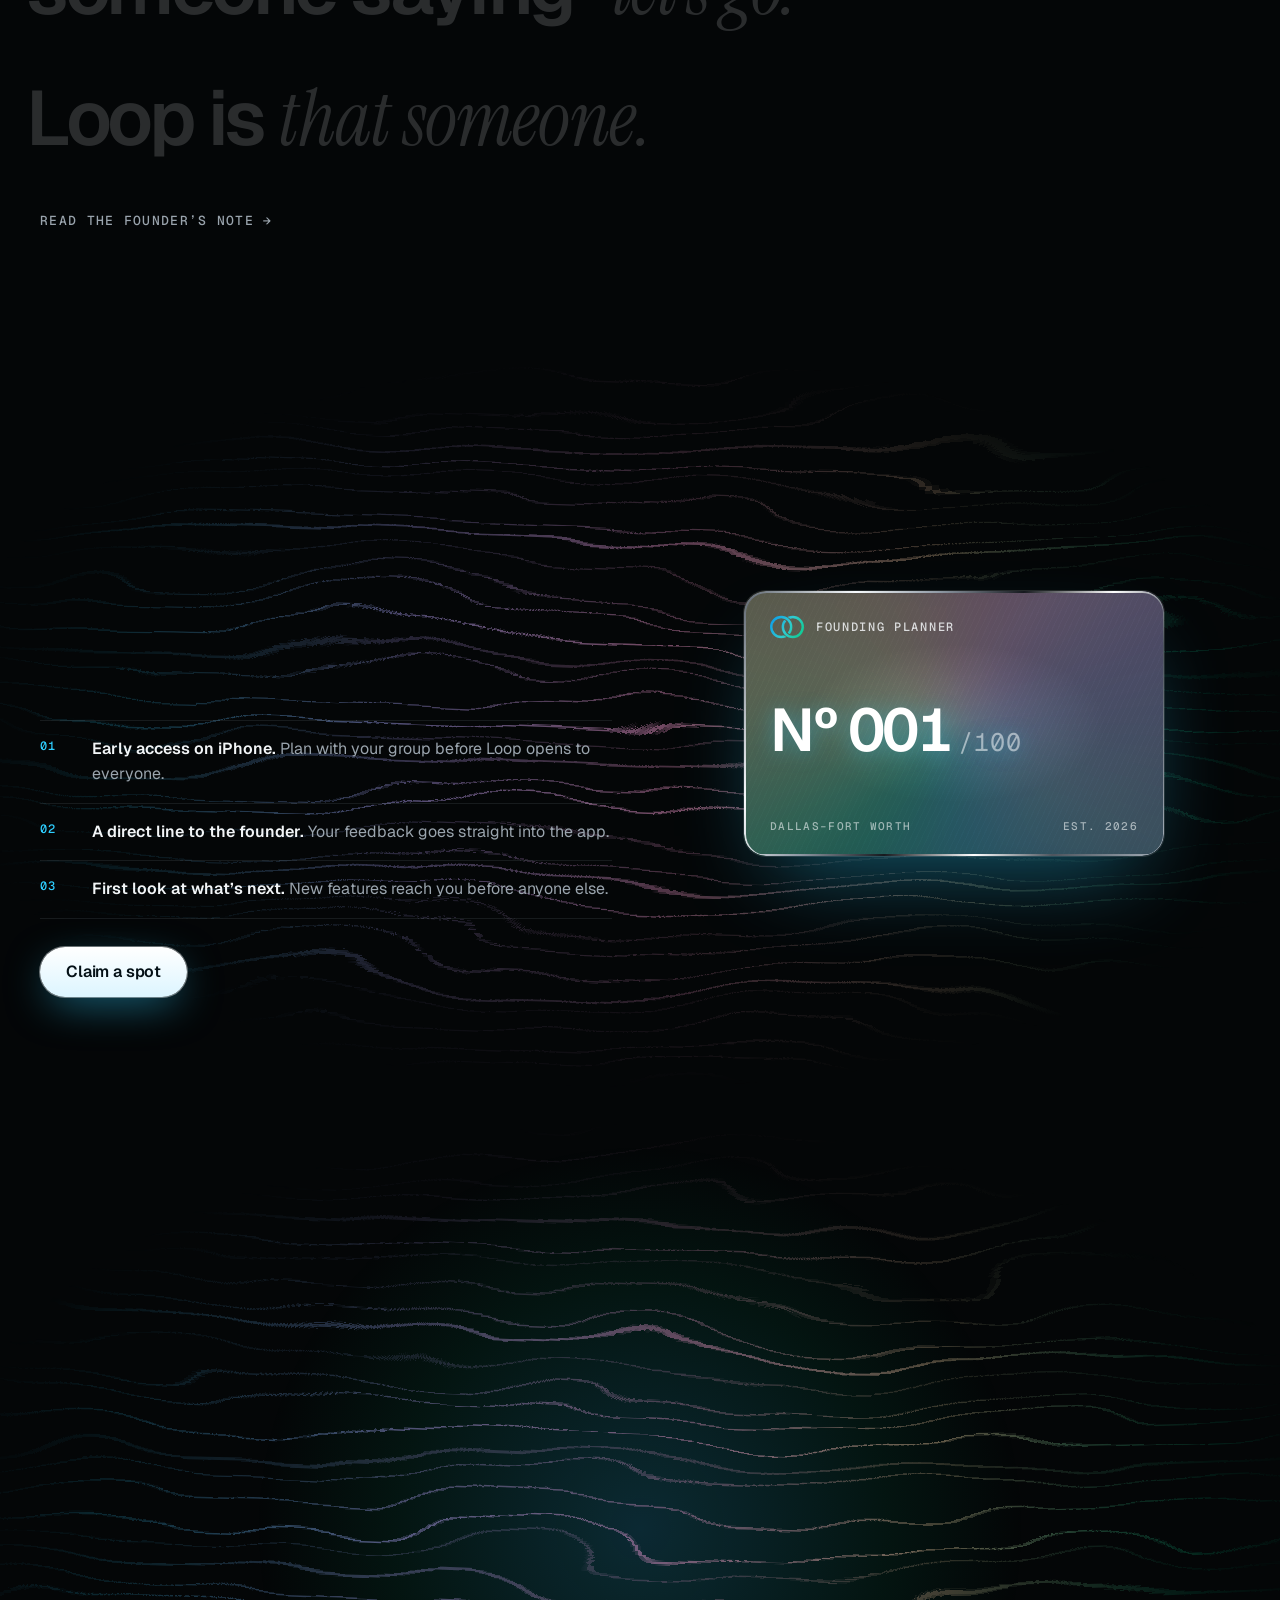
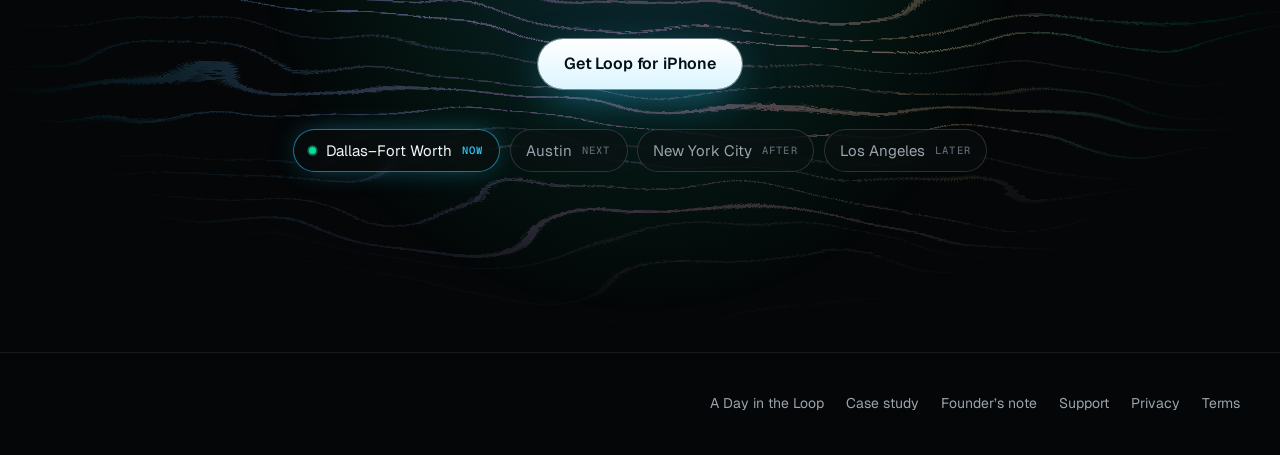
<file: preview/index.html>
<!doctype html><meta charset="utf-8"><meta name="robots" content="noindex"><link rel="canonical" href="https://loopaiapp.com/"><meta http-equiv="refresh" content="0; url=/"><title>Loop</title><a href="/">Loop</a>
</file>
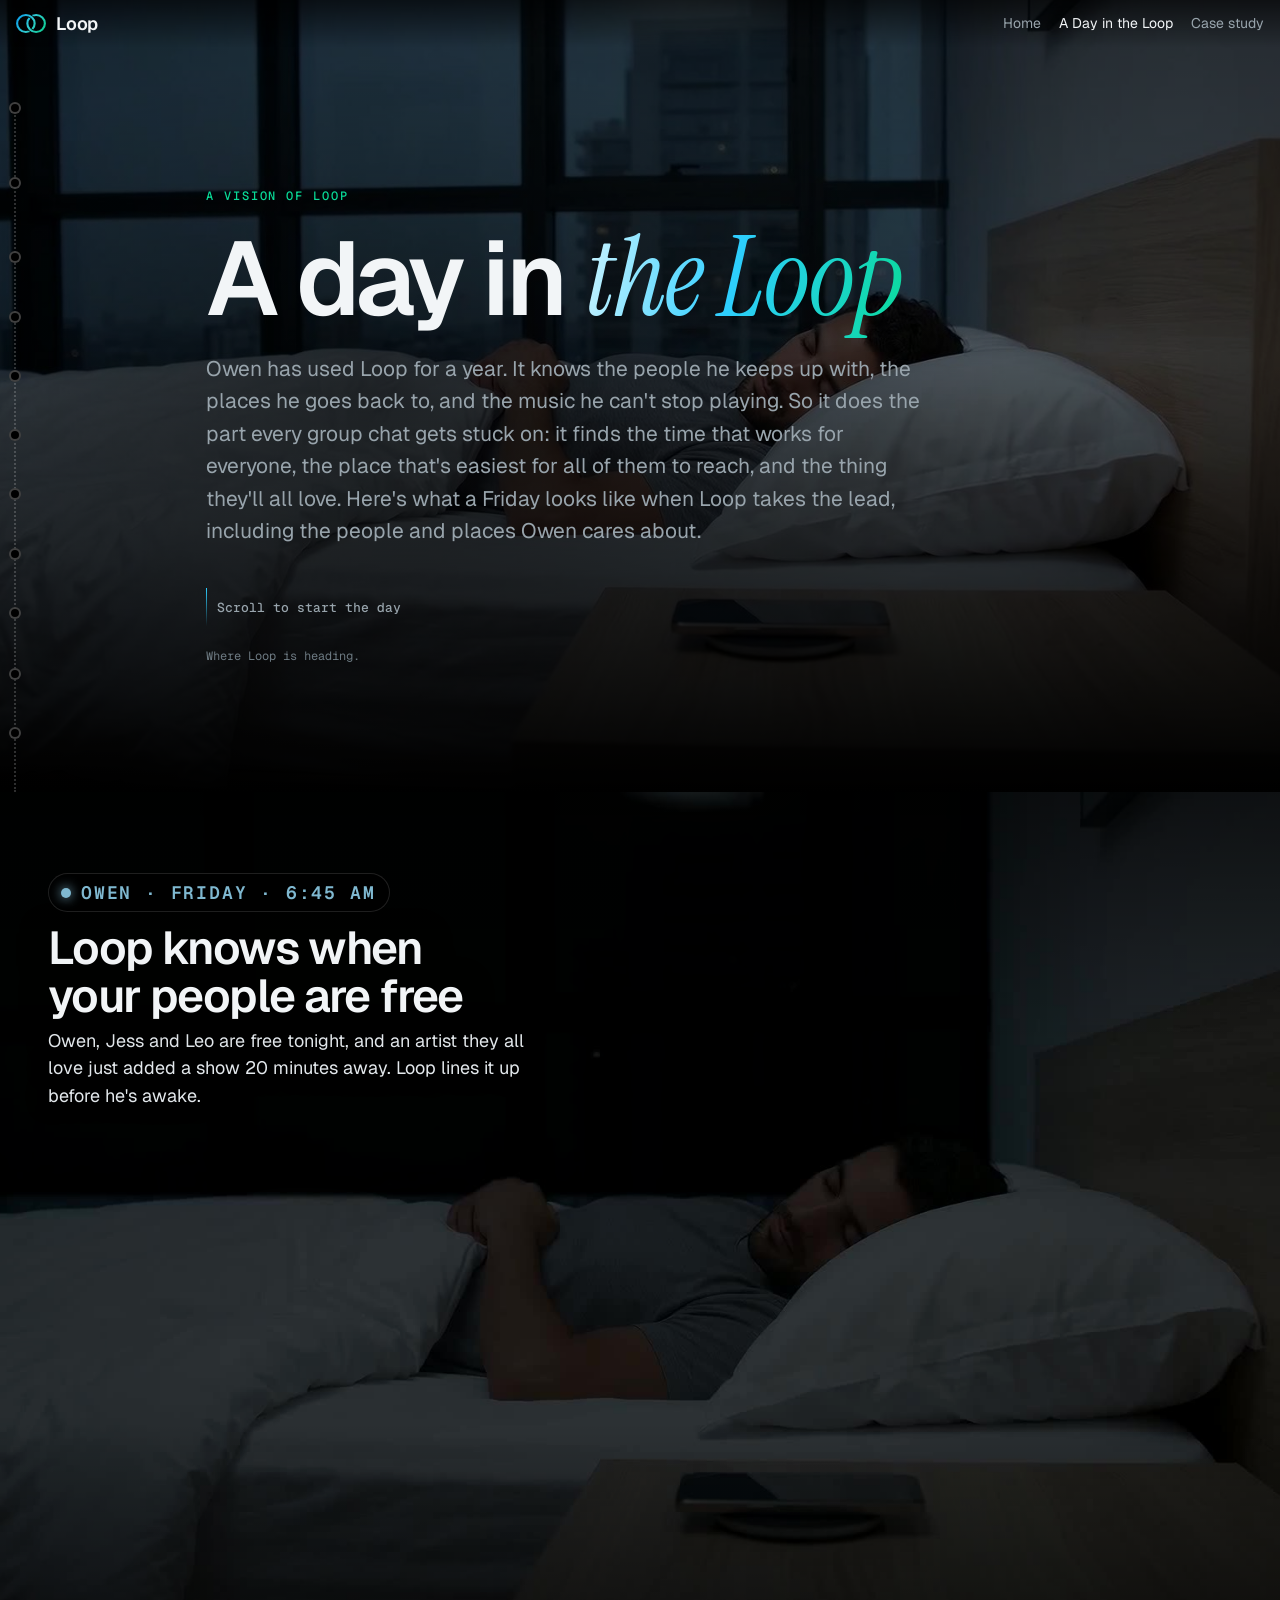
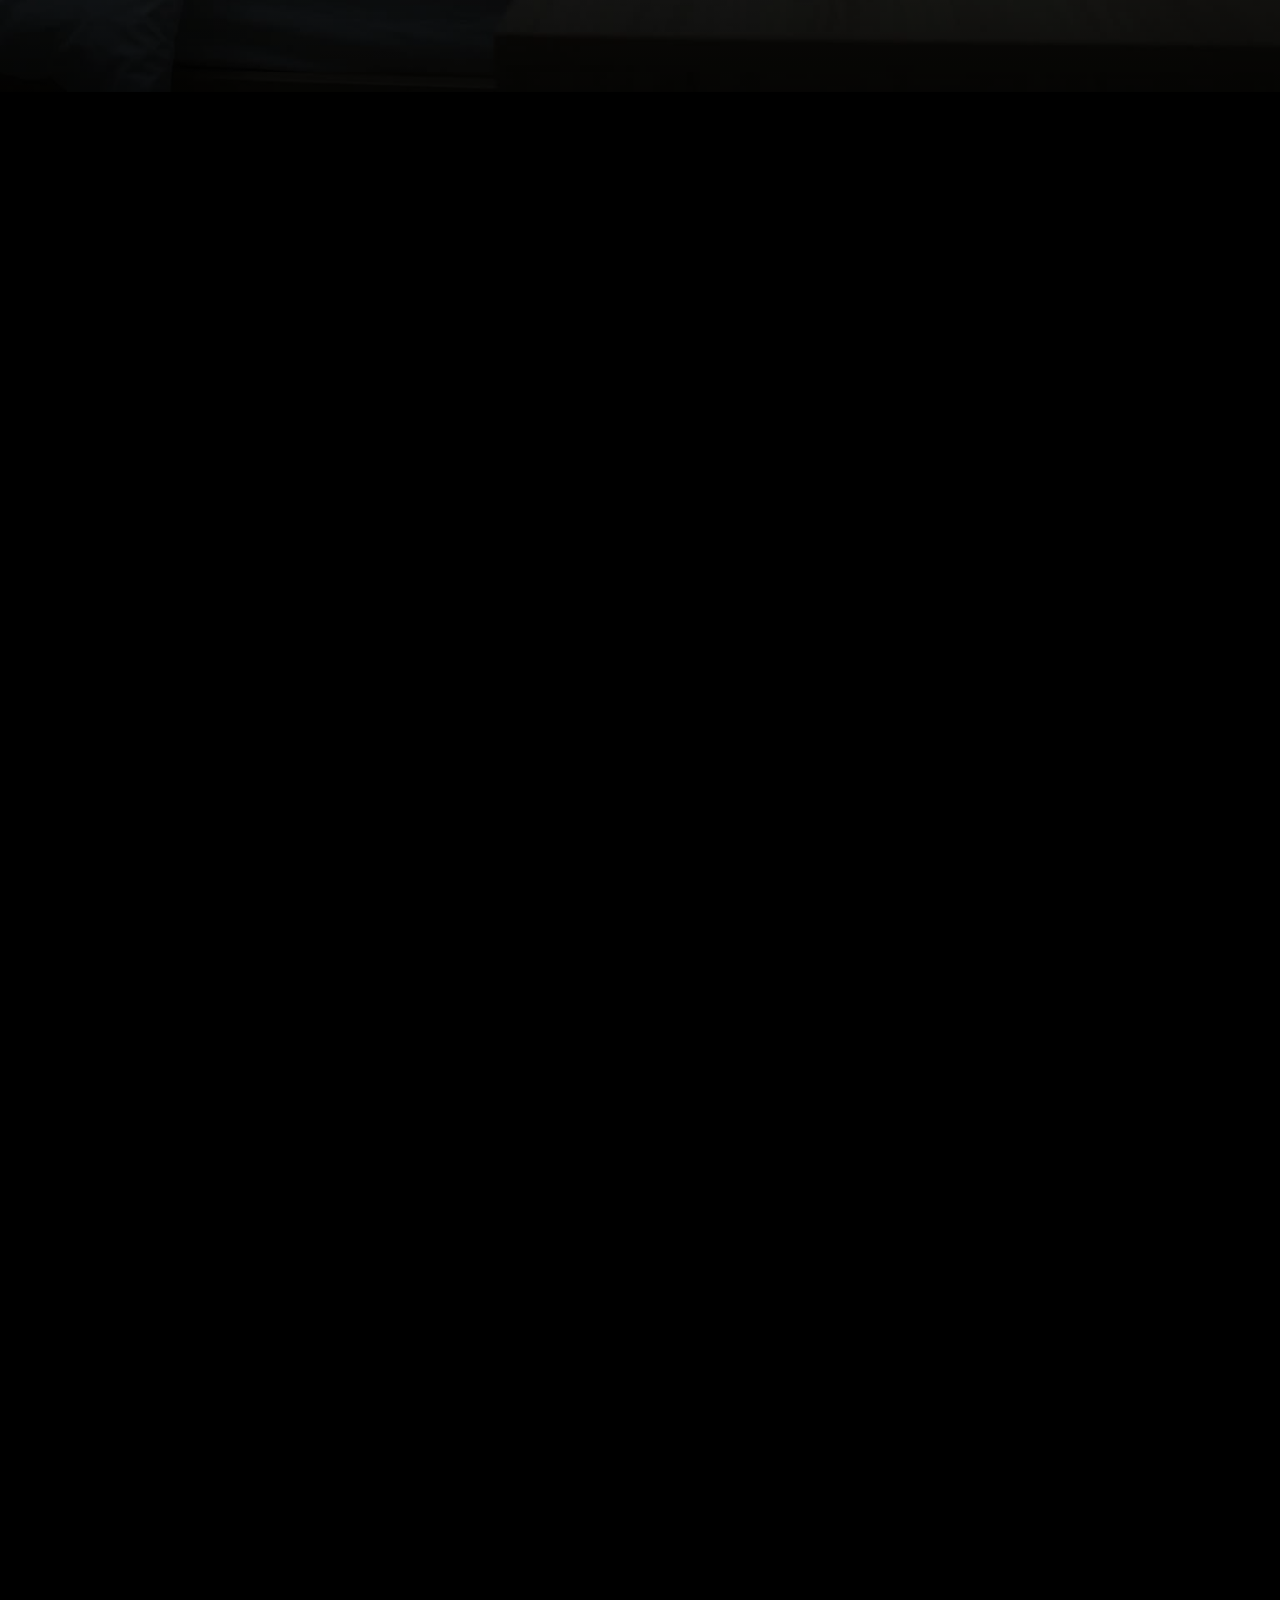
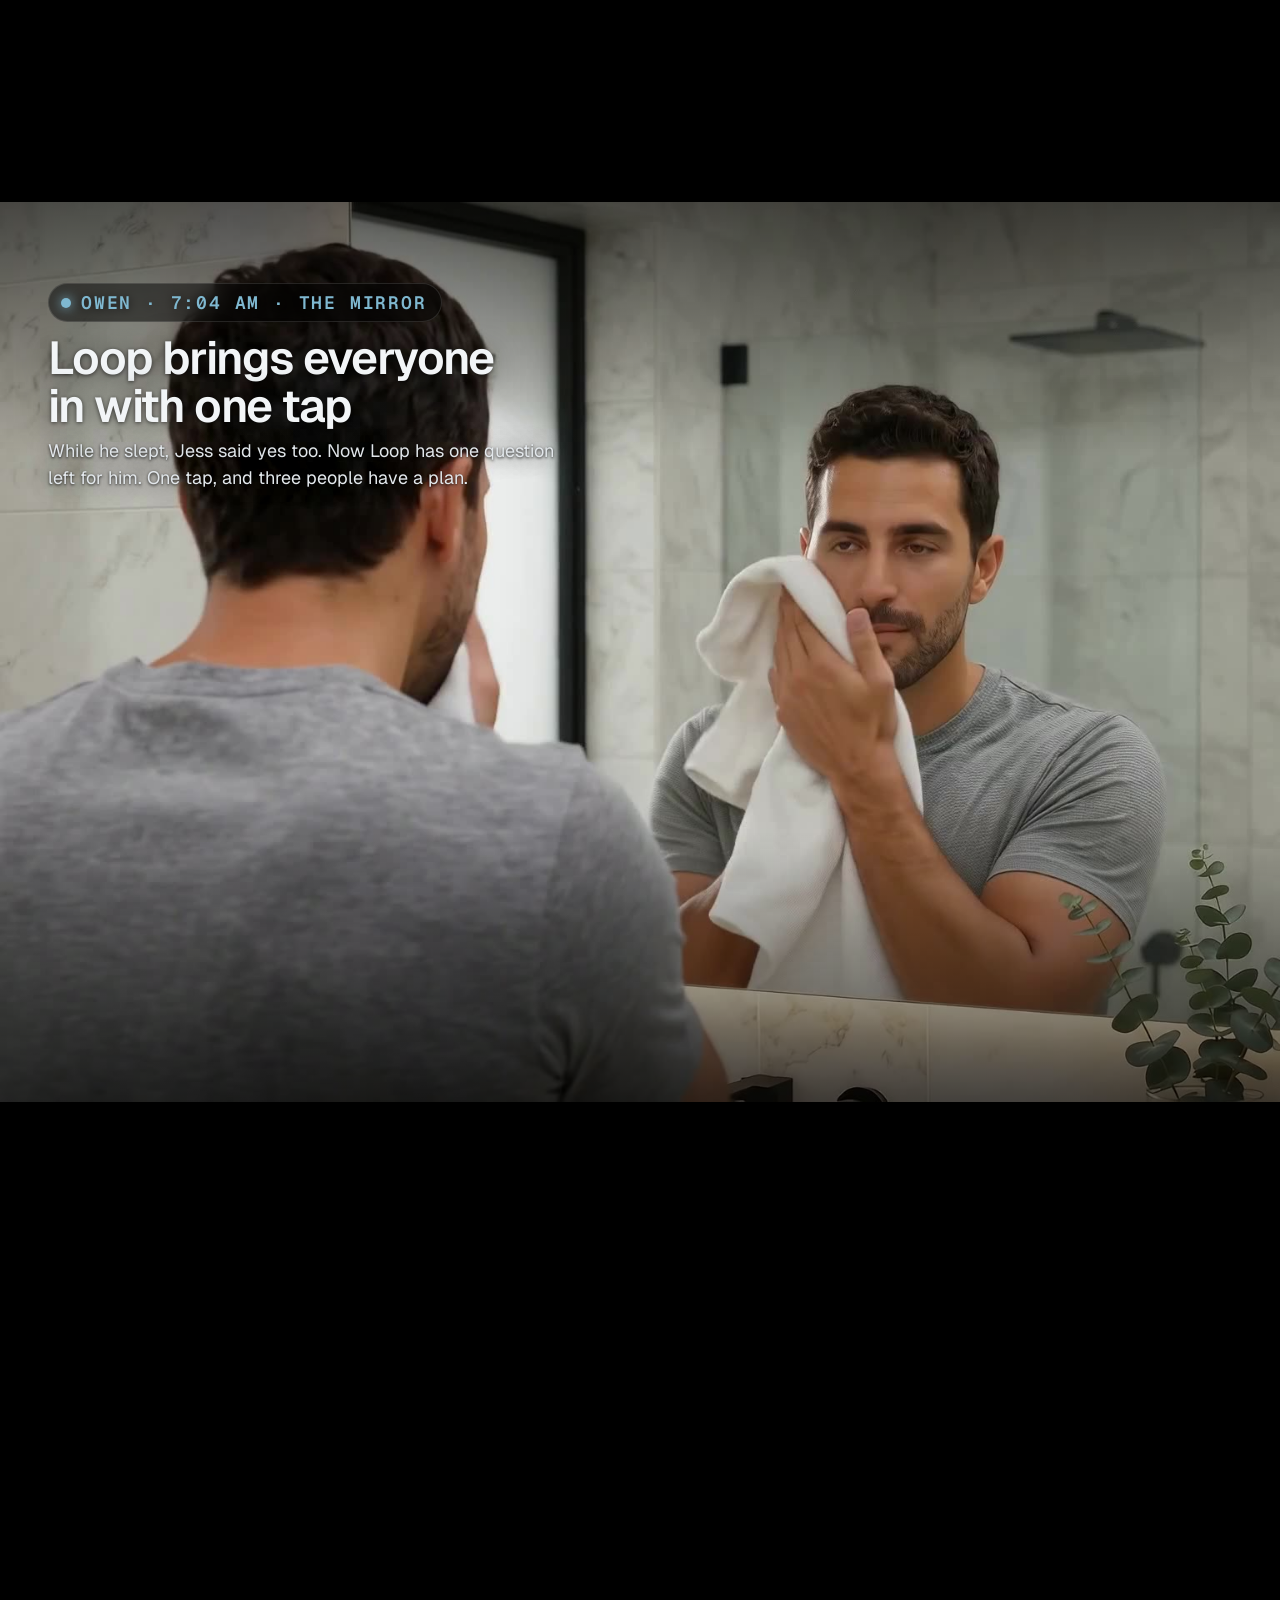
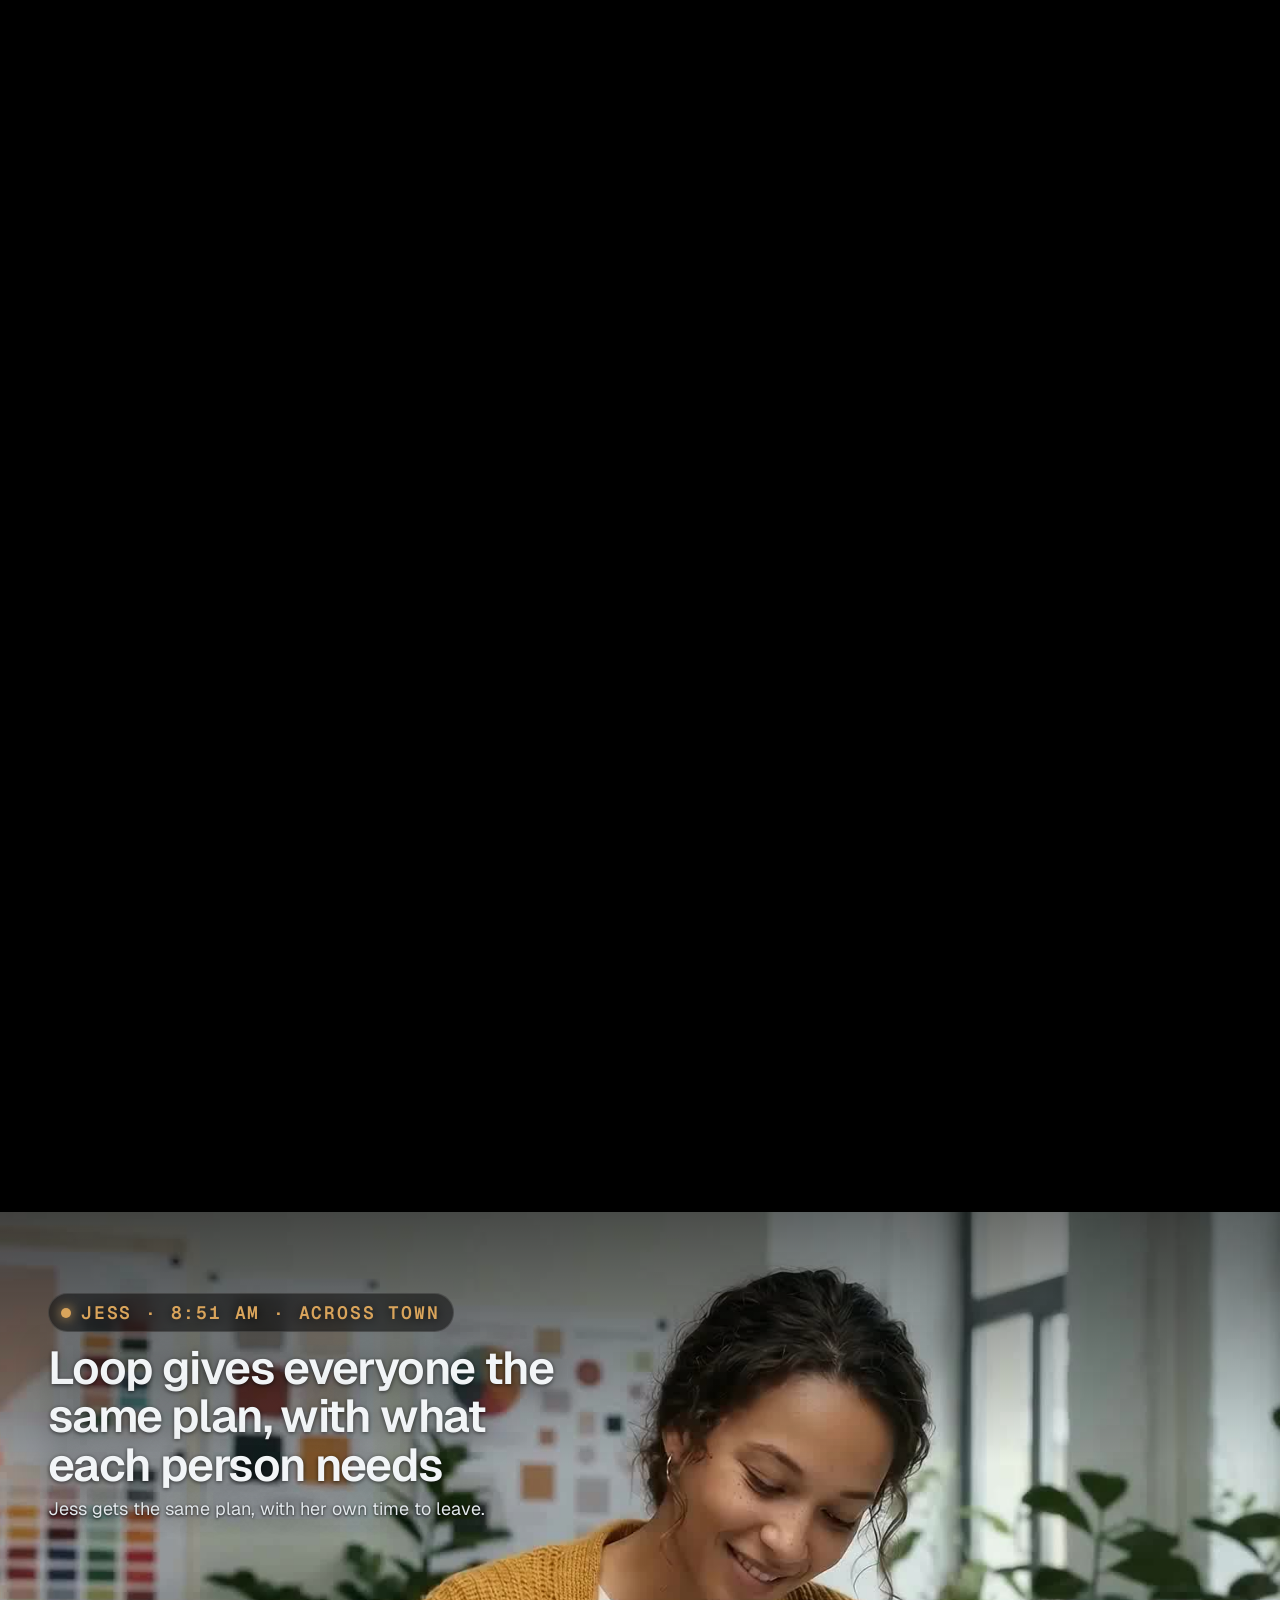
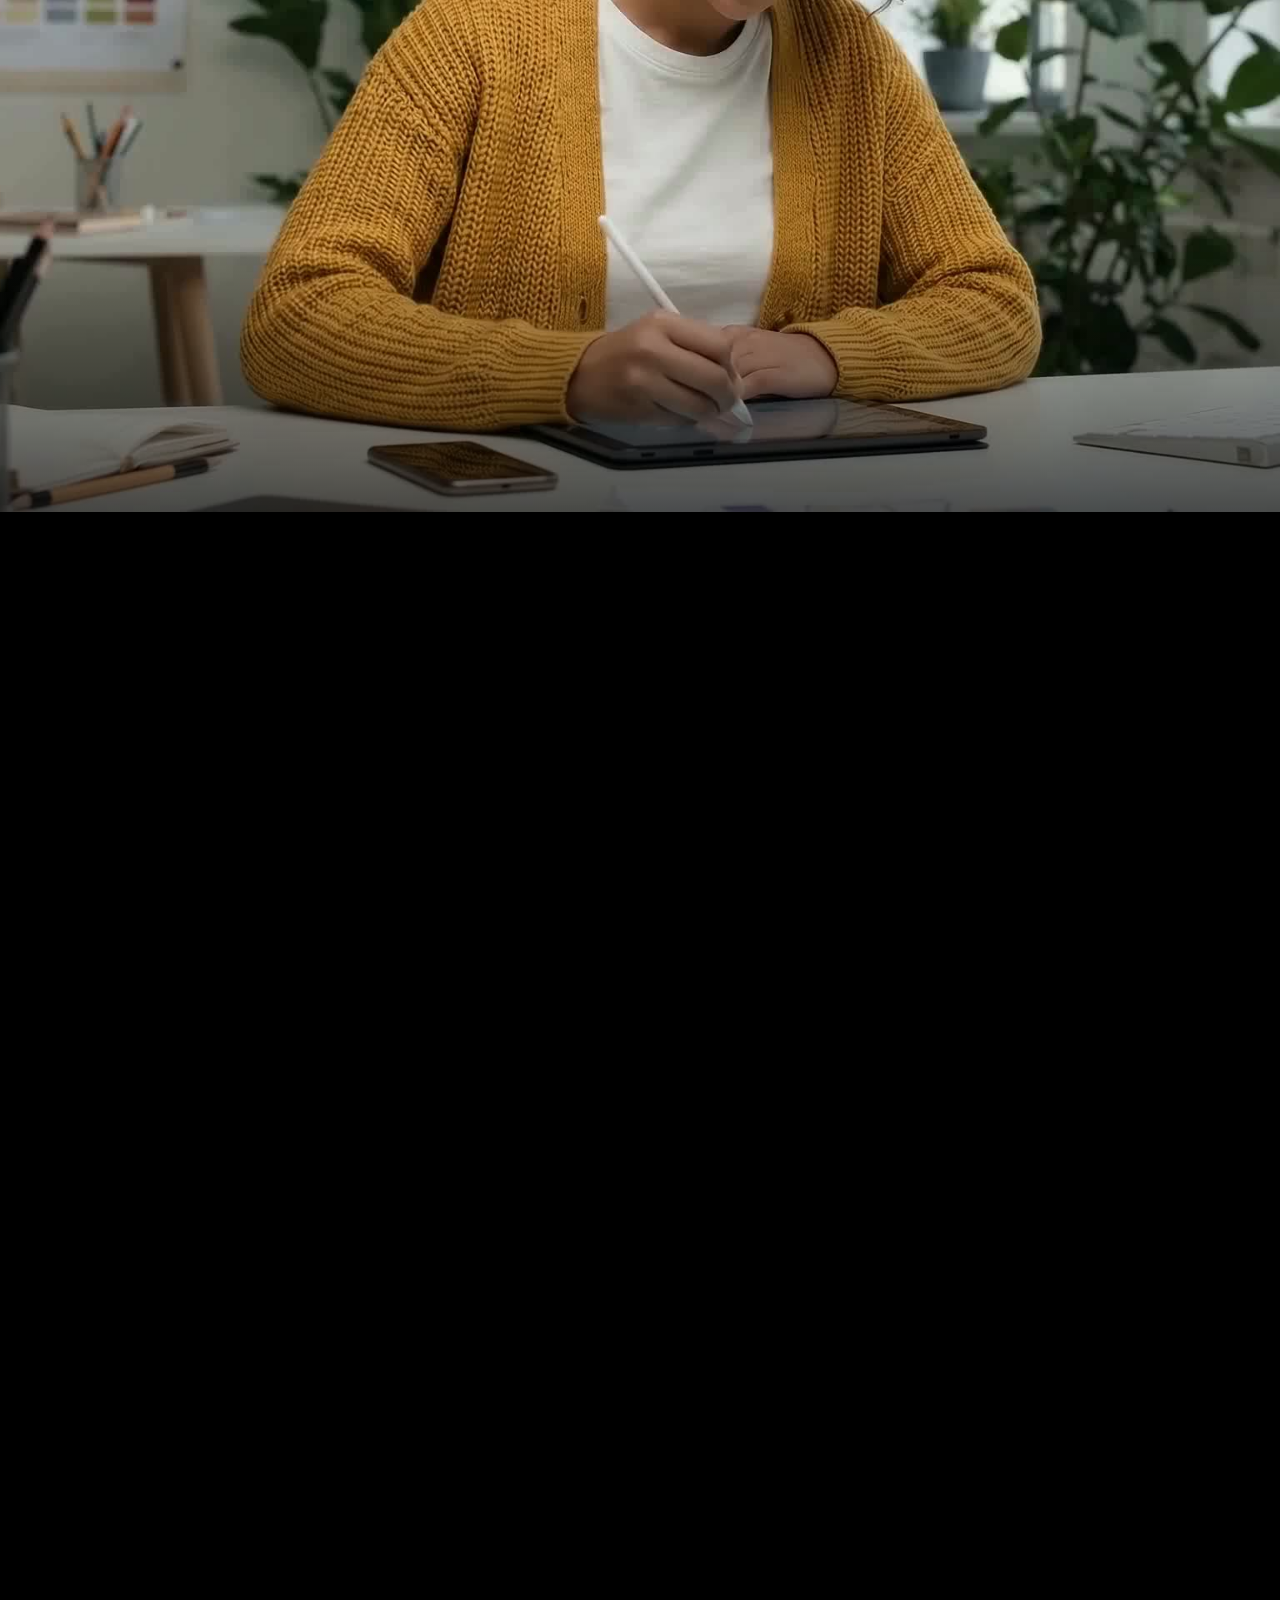
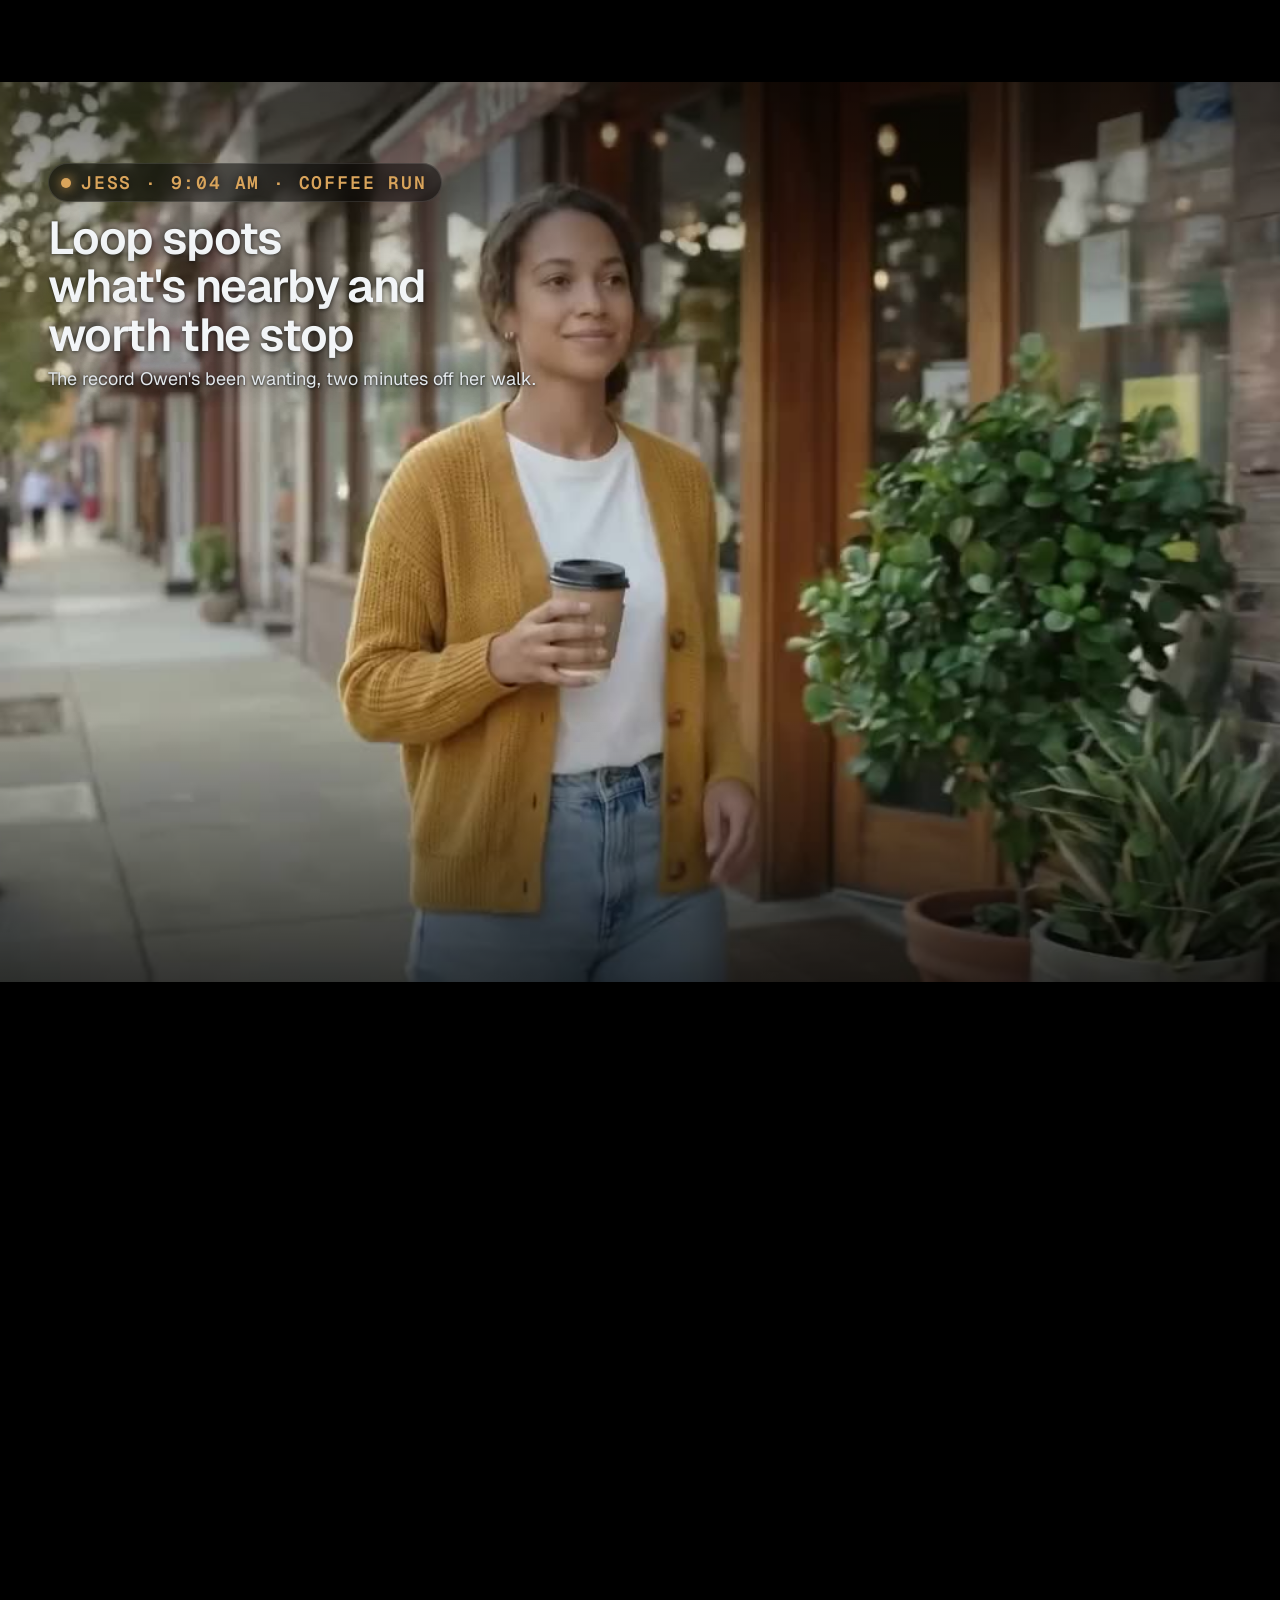
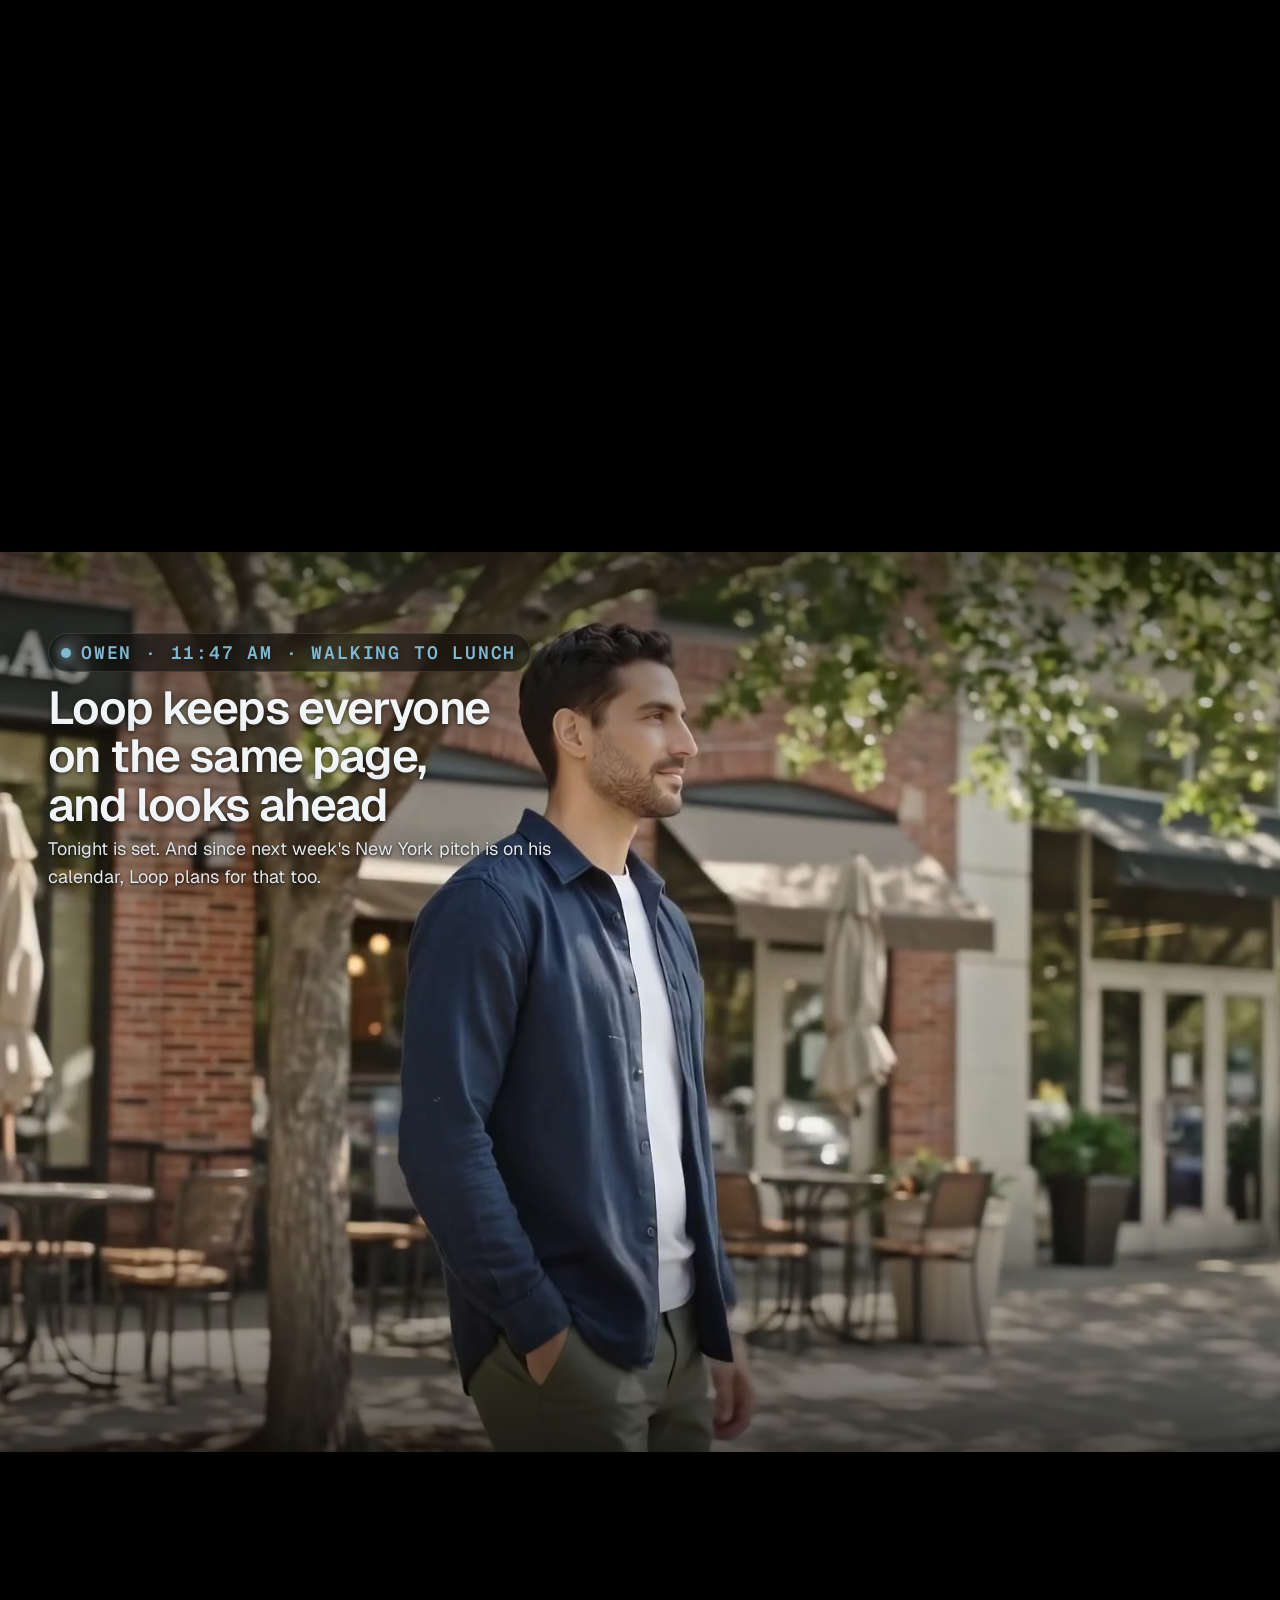
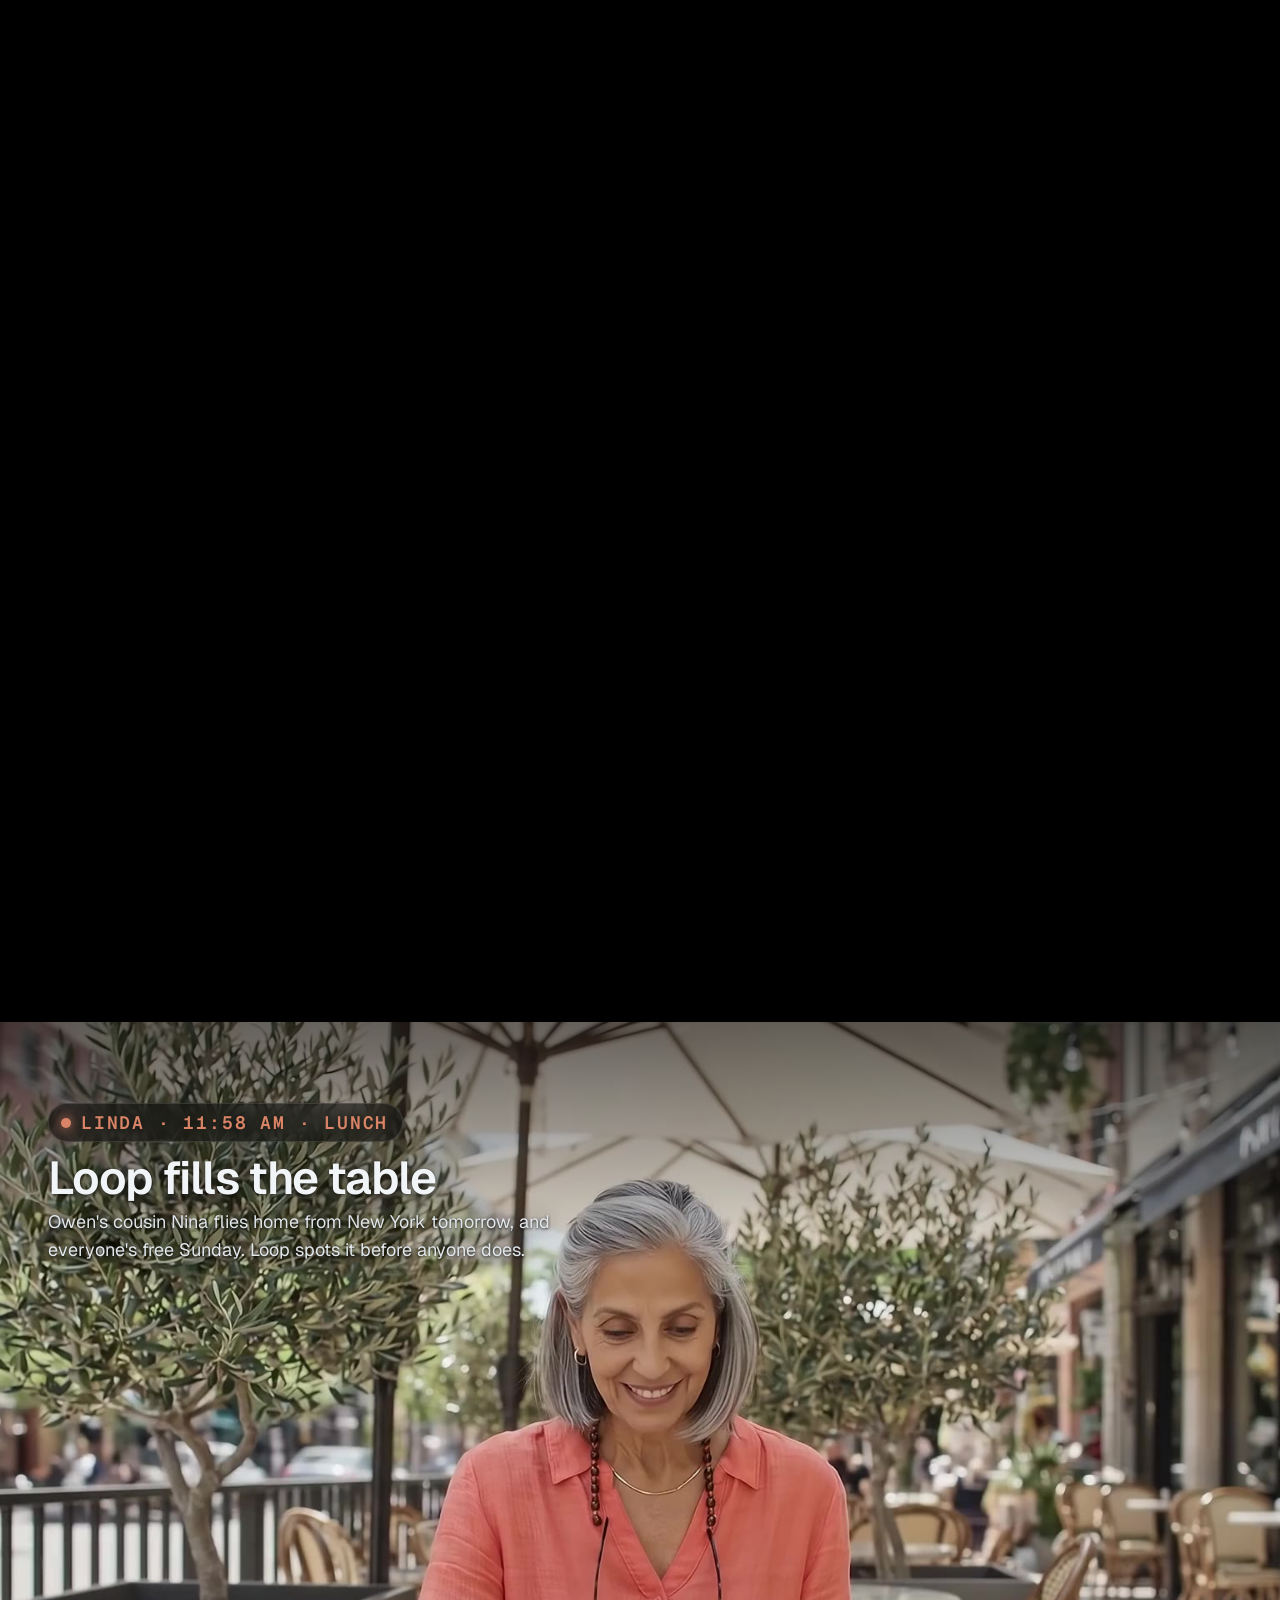
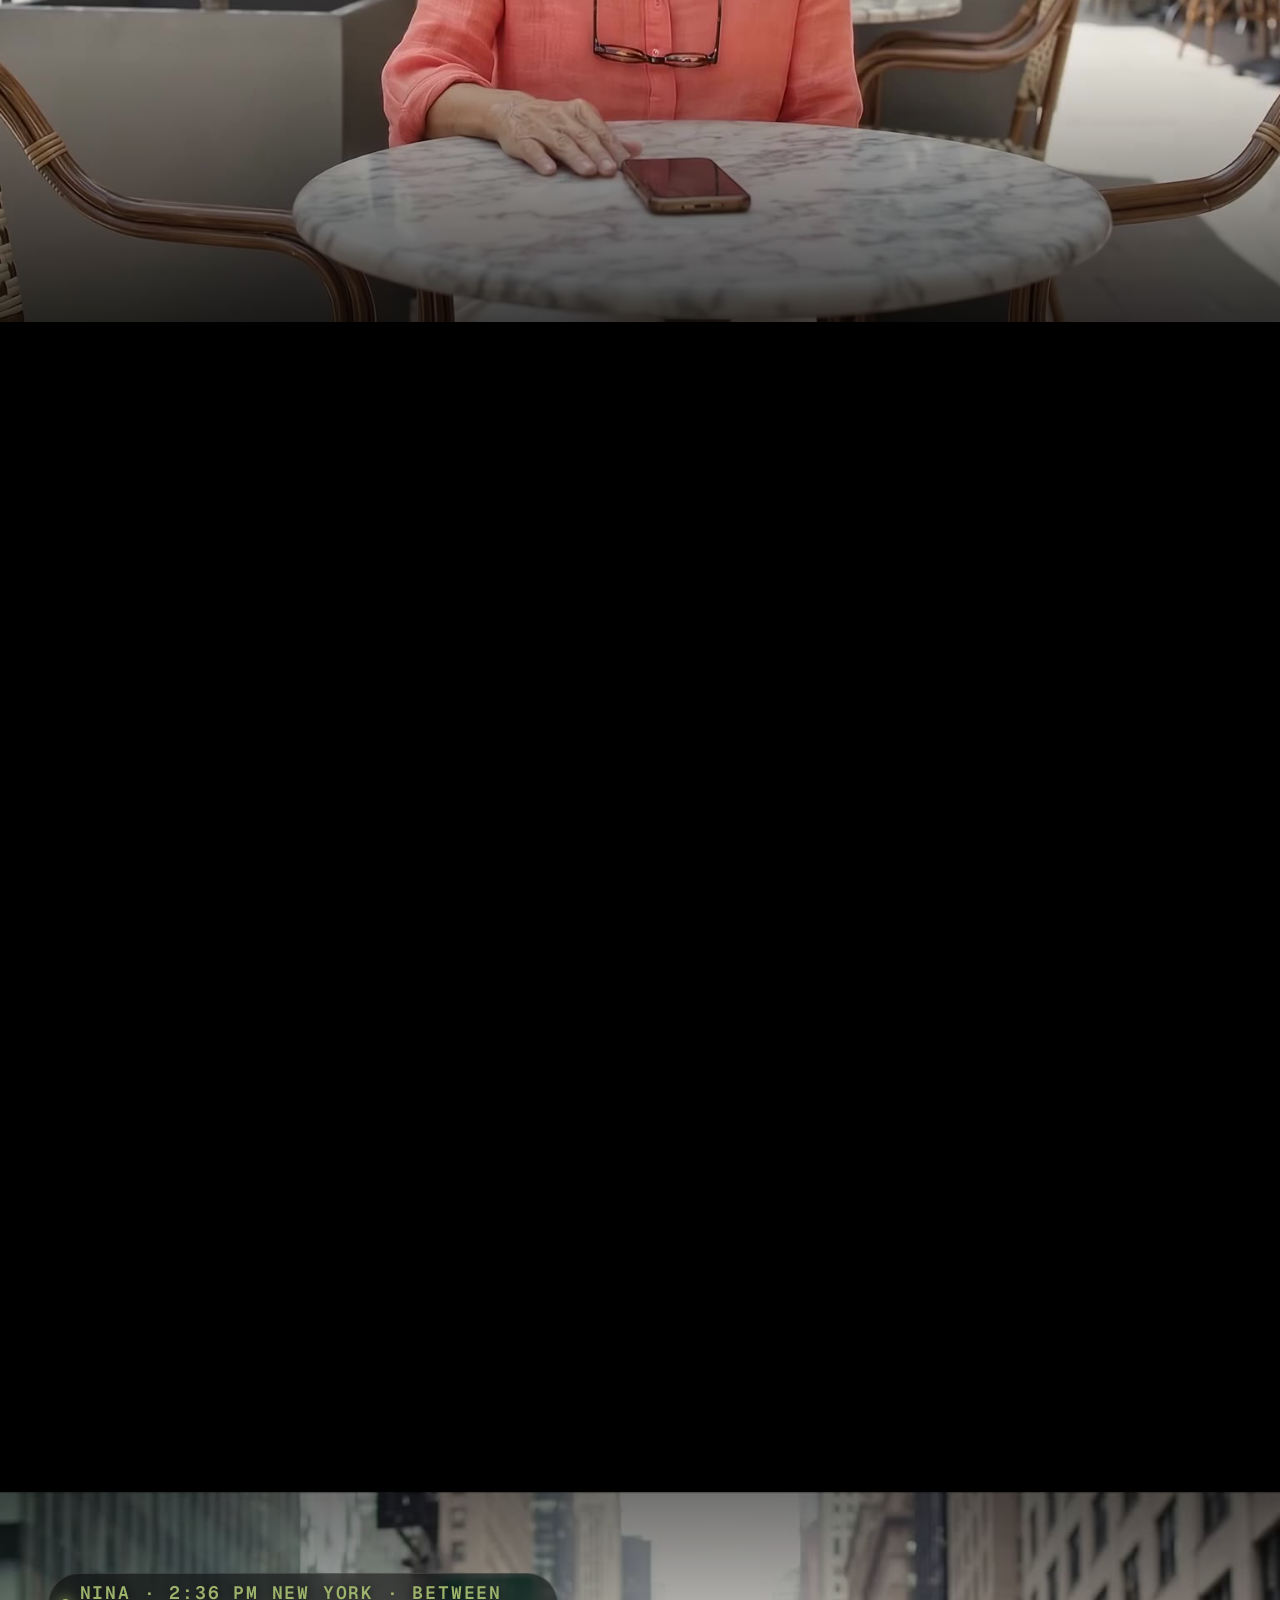
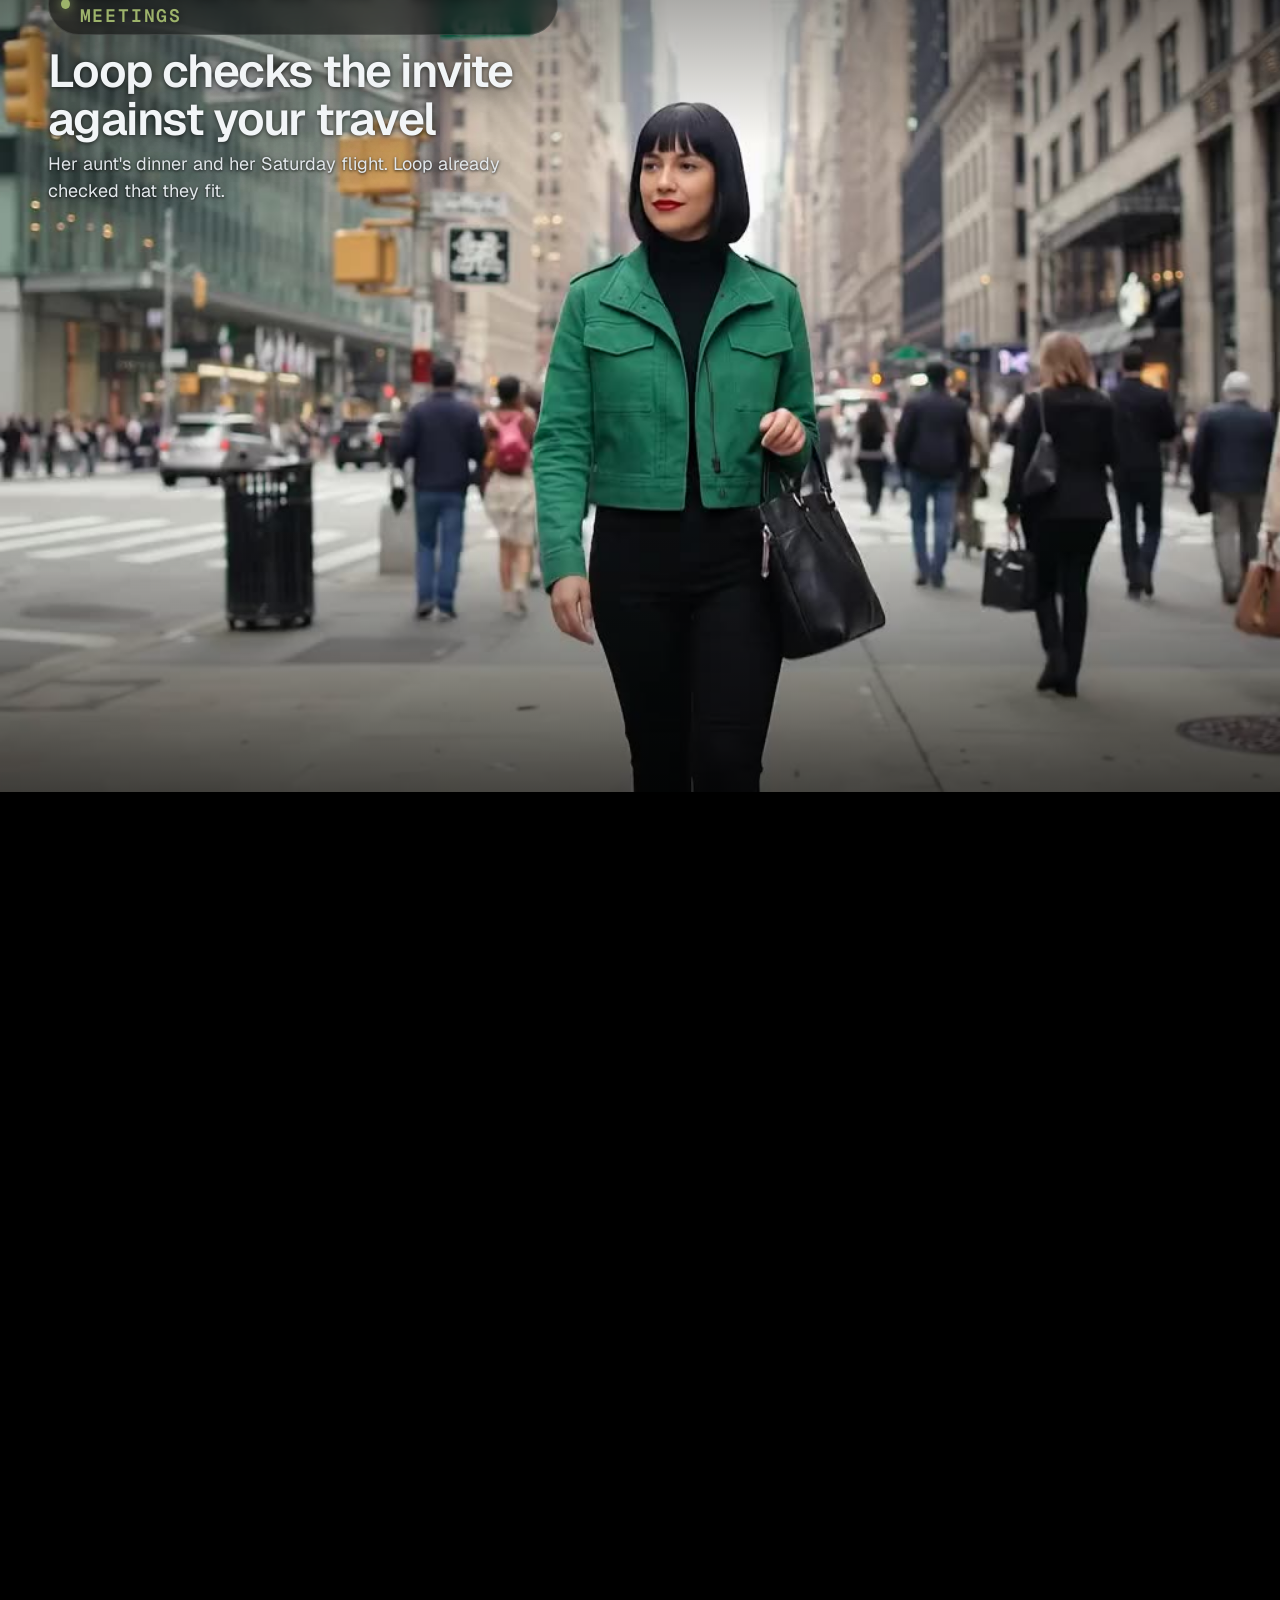
<file: vision/index.html>
<!doctype html>
<html lang="en">
<head>
<meta charset="UTF-8">
<meta name="viewport" content="width=device-width, initial-scale=1.0, viewport-fit=cover">
<meta name="description" content="One Friday, told by everyone it touched. A look at where Loop is heading: plans with the people and places you care about, started for you.">
<link rel="canonical" href="https://loopaiapp.com/vision/">
<link rel="icon" type="image/svg+xml" href="/assets/loop-logo.svg?v=9">
<link rel="icon" type="image/png" href="/assets/favicon.png?v=6">
<meta property="og:type" content="website">
<meta property="og:site_name" content="Loop">
<meta property="og:title" content="A Day in the Loop">
<meta property="og:description" content="One Friday, told by everyone it touched. A look at where Loop is heading: plans with the people and places you care about, started for you.">
<meta property="og:url" content="https://loopaiapp.com/vision/">
<meta property="og:image" content="https://loopaiapp.com/vision/og-vision.jpg">
<meta property="og:image:width" content="1200">
<meta property="og:image:height" content="630">
<meta name="twitter:card" content="summary_large_image">
<meta name="twitter:title" content="A Day in the Loop">
<meta name="twitter:description" content="One Friday, told by everyone it touched. A look at where Loop is heading: plans with the people and places you care about, started for you.">
<meta name="twitter:image" content="https://loopaiapp.com/vision/og-vision.jpg">
<title>A Day in the Loop</title>
<link rel="preconnect" href="https://fonts.googleapis.com">
<link rel="preconnect" href="https://fonts.gstatic.com" crossorigin>
<link rel="stylesheet" href="https://fonts.googleapis.com/css2?family=Geist:wght@400;500;600;700&family=Geist+Mono:wght@400;500&family=Instrument+Serif:ital@0;1&display=swap">
<style>
/* Layout: one cinematic column of pinned scenes. Each scene plays a short loop, then the device it happens on rises into the center and holds, so the Loop message can be read. A thin route line on the left fills as the day goes on, with one waypoint per person, in that person's color. Deliberately dark-only: it is a night-to-night film. */
:root {
  color-scheme: dark;
  --bg: #000000;
  --surface: #121417;
  --fg: #F2F5F7;
  --muted: #98A4AC;
  --route: #2ECEFF;
  --leaf: #09DB98;
  --glass: rgba(14, 22, 28, 0.72);
  --glass-edge: rgba(46, 206, 255, 0.42);
  --display: "Geist", "Avenir Next", "Segoe UI", system-ui, sans-serif;
  --serif: "Instrument Serif", "Iowan Old Style", Georgia, serif;
  --body: "Geist", "Segoe UI", system-ui, -apple-system, sans-serif;
  --mono: "Geist Mono", ui-monospace, "SF Mono", Menlo, Consolas, monospace;
  --ease: cubic-bezier(0.22, 1, 0.36, 1);
}
* { box-sizing: border-box; }
html { background: var(--bg); }
body { margin: 0; background: var(--bg); color: var(--fg); font-family: var(--body); font-size: 17px; line-height: 1.55; -webkit-font-smoothing: antialiased; }
a { color: var(--route); }
:focus-visible { outline: 2px solid var(--route); outline-offset: 3px; border-radius: 6px; }
.wrap { padding-left: max(16px, env(safe-area-inset-left, 0px)); padding-right: max(16px, env(safe-area-inset-right, 0px)); }

/* Top bar */
.bar { position: absolute; top: env(safe-area-inset-top, 0px); left: 0; right: 0; z-index: 30; display: flex; justify-content: space-between; align-items: center; padding-block: 18px; }
.brand { display: flex; align-items: center; gap: 10px; color: var(--fg); text-decoration: none; font: 600 18px var(--display); letter-spacing: -0.01em; }
.brand img { width: 30px; height: auto; }
.bar nav { display: flex; gap: 18px; font-size: 14px; }
.bar nav a { color: var(--muted); text-decoration: none; }
.bar nav a:hover { color: var(--fg); }

/* Hero */
.hero { min-height: 88svh; display: grid; align-content: center; gap: 22px; padding-block: 120px 60px; max-width: 900px; margin: 0 auto; }
.eyebrow { font: 500 12px var(--mono); letter-spacing: 0.16em; text-transform: uppercase; color: var(--leaf); }
.hero h1 { font: 600 clamp(44px, 9vw, 104px)/0.95 var(--display); letter-spacing: -0.045em; margin: 0; text-wrap: balance; }
.hero h1 span { font: italic 400 1.06em/0.95 var(--serif); letter-spacing: -0.01em; padding-right: 0.06em; background: linear-gradient(100deg, #CFF4FF 0%, var(--route) 45%, var(--leaf) 100%); -webkit-background-clip: text; background-clip: text; color: transparent; }
.hero p { font-size: clamp(17px, 2.2vw, 21px); color: var(--muted); max-width: 34em; margin: 0; }
.cue { font: 500 13px var(--mono); color: var(--muted); display: flex; align-items: center; gap: 10px; margin-top: 18px; }
.cue i { width: 1px; height: 38px; background: linear-gradient(var(--route), transparent); display: block; animation: drip 2.2s var(--ease) infinite; transform-origin: top; }
@keyframes drip { 0% { transform: scaleY(0); } 60% { transform: scaleY(1); } 100% { transform: scaleY(1); opacity: 0; } }
.note { font: 400 12px var(--mono); color: #6E7B83; }

/* Route line */
.route { position: fixed; left: max(14px, env(safe-area-inset-left, 0px)); top: 12vh; bottom: 12vh; width: 2px; z-index: 25; pointer-events: none; }
.route::before { content: ""; position: absolute; inset: 0; border-left: 2px dotted rgba(255,255,255,0.18); }
.route .fill { position: absolute; left: 0; top: 0; width: 2px; height: calc(var(--rp, 0) * 100%); background: linear-gradient(var(--route), var(--leaf)); background-size: 2px 76vh; border-radius: 2px; box-shadow: 0 0 10px rgba(46,206,255,0.6); }
.route .wp { position: absolute; left: -5px; width: 12px; height: 12px; border-radius: 50%; background: #000; border: 2px solid rgba(255,255,255,0.25); transform: translateY(-50%); transition: background 0.4s ease, border-color 0.4s ease, box-shadow 0.4s ease; }
.route .wp.lit { background: var(--c); border-color: var(--c); box-shadow: 0 0 0 4px color-mix(in srgb, var(--c) 25%, transparent); }
.route .wp b { position: absolute; left: 18px; top: 50%; transform: translateY(-50%); font: 500 11px var(--mono); letter-spacing: 0.08em; text-transform: uppercase; color: var(--c); white-space: nowrap; opacity: 0; transition: opacity 0.4s ease; }
.route .wp.now { transform: translateY(-50%) scale(1.35); }
@media (max-width: 720px) { .route { left: 6px; } .route .wp b { display: none; } }

/* Scenes */
.scene { position: relative; height: 230svh; }
.scene.short { height: 160svh; }
.stage { position: sticky; top: 0; height: 100svh; overflow: hidden; display: grid; place-items: center; background: var(--bg); }
.stage video, .stage .still { position: absolute; inset: 0; width: 100%; height: 100%; object-fit: cover; transition: transform 1.1s var(--ease), filter 1.1s var(--ease), opacity 1.1s var(--ease); }
.still { background: var(--sky); }
.still::after { content: ""; position: absolute; inset: 0; background: radial-gradient(60% 50% at 50% 60%, transparent, rgba(0,0,0,0.55)); }
.stage::after { content: ""; position: absolute; inset: 0; background: linear-gradient(180deg, rgba(0,0,0,0.55), transparent 28%, transparent 70%, rgba(0,0,0,0.65)); pointer-events: none; }
.cap { position: absolute; z-index: 5; left: max(48px, calc(env(safe-area-inset-left, 0px) + 40px)); right: max(16px, env(safe-area-inset-right, 0px)); top: calc(env(safe-area-inset-top, 0px) + 9vh); display: grid; gap: 6px; max-width: 30em; transition: opacity 0.8s var(--ease), transform 0.8s var(--ease); }
.cap .time { font: 500 13px var(--mono); letter-spacing: 0.14em; text-transform: uppercase; color: var(--c, var(--route)); }
.cap h2 { font: 600 clamp(26px, 4.4vw, 46px)/1.05 var(--display); letter-spacing: -0.035em; margin: 0; text-wrap: balance; text-shadow: 0 2px 30px rgba(0,0,0,0.6); }
.cap p { margin: 0; color: #C9D2D8; font-size: clamp(15px, 1.8vw, 18px); text-shadow: 0 1px 16px rgba(0,0,0,0.7); }

.device { position: relative; z-index: 6; margin-top: 8vh; transition: transform 1s var(--ease), opacity 0.9s var(--ease); }
.breathe { animation: breathe 5s ease-in-out infinite; }
@keyframes breathe { 0%, 100% { transform: translateY(0) scale(1); } 50% { transform: translateY(-6px) scale(1.012); } }

/* JS-driven states. Without JS or with reduced motion, every device simply shows. */
.js .scene .device { opacity: 0; transform: translateY(70px) scale(0.92); }
.js .scene.on .device { opacity: 1; transform: none; }
.js .scene.on video, .js .scene.on .still { transform: scale(1.06); filter: blur(10px) brightness(0.55); }
.js .scene.on .cap { opacity: 0.0; transform: translateY(-12px); }
.js .scene.short .cap { opacity: 1; transform: none; }

/* Notification card, shared by every device */
.card { background: var(--glass); backdrop-filter: blur(18px) saturate(1.3); -webkit-backdrop-filter: blur(18px) saturate(1.3); border: 1px solid var(--glass-edge); border-radius: 22px; padding: 16px 16px 14px; display: grid; gap: 8px; color: var(--fg); box-shadow: 0 20px 60px rgba(0,0,0,0.45), 0 0 40px rgba(46,206,255,0.12); text-align: left; }
.card .hd { display: flex; align-items: center; gap: 8px; font: 600 11px var(--body); letter-spacing: 0.08em; text-transform: uppercase; color: #9FEAFF; }
.card .hd img { width: 22px; }
.card .hd span { margin-left: auto; color: #8E8E93; text-transform: none; letter-spacing: 0; font-weight: 500; }
.card h3 { margin: 0; font: 700 19px/1.15 var(--body); letter-spacing: -0.01em; text-wrap: balance; }
.card p { margin: 0; font-size: 14px; line-height: 1.4; color: #E5E5EA; }
.card .btns { display: flex; gap: 8px; margin-top: 4px; }
.card .btns span { flex: 1; text-align: center; border-radius: 12px; padding: 9px 6px; font: 600 13px var(--body); background: #2C2C2E; }
.card .btns .go { background: linear-gradient(90deg, #00A6D9, #09DB98); color: #001b14; }
.card .why { font-size: 11.5px; color: #8E8E93; }
.card .why::before { content: "Why: "; color: #6E7B83; }
.states { display: grid; }
.states > * { grid-area: 1 / 1; transition: opacity 0.6s var(--ease), transform 0.6s var(--ease); }
.states > .s2 { opacity: 0; transform: translateY(8px) scale(0.98); }
.js .scene.done .states > .s1 { opacity: 0; transform: translateY(-8px) scale(0.98); }
.js .scene.done .states > .s2 { opacity: 1; transform: none; }
html:not(.js) .states > .s2 { display: none; }
.ok { color: var(--leaf); }

/* Phone */
.phone { width: min(300px, 74vw); aspect-ratio: 9 / 19.2; border-radius: 46px; background: #0c0c0d; padding: 11px; box-shadow: inset 0 0 0 2px #2a2a2c, 0 40px 90px rgba(0,0,0,0.6); }
.phone .scr { position: relative; height: 100%; border-radius: 36px; overflow: hidden; background: var(--wall, radial-gradient(110% 60% at 70% 12%, #7fd6f2, #2a8fb8 40%, #0d3b52 85%)); display: grid; grid-template-rows: auto auto 1fr; justify-items: center; padding: 14px 10px; }
.phone .isl { width: 84px; height: 24px; border-radius: 14px; background: #000; }
.phone .clock { font: 300 64px/1 "Geist", var(--body); letter-spacing: -2px; margin-top: 30px; color: rgba(255,255,255,0.95); }
.phone .date { font-size: 13px; color: rgba(255,255,255,0.85); align-self: start; margin-top: 4px; }
.phone .slot { align-self: center; width: 100%; }
.phone .card { border-radius: 20px; }

/* Mirror: a frosted panel on glass */
.mirror .card { width: min(560px, 86vw); padding: 22px 24px 18px; border-radius: 26px; background: rgba(12, 26, 34, 0.62); }
.mirror .card h3 { font-size: clamp(20px, 3vw, 28px); }
.mirror .card p { font-size: clamp(14px, 1.7vw, 17px); }

/* Watch */
.watch { width: min(250px, 62vw); aspect-ratio: 0.82; border-radius: 30% / 26%; padding: 10px; background: linear-gradient(135deg, #f2f3f5, #a9adb3 45%, #e6e8eb 70%, #8d9197); box-shadow: 0 40px 80px rgba(0,0,0,0.6); position: relative; }
.watch::after { content: ""; position: absolute; right: -9px; top: 36%; width: 9px; height: 22%; border-radius: 4px; background: linear-gradient(90deg, #8b9096, #e9ebee); }
.watch .scr { height: 100%; border-radius: 26% / 22%; background: #000; padding: 22px 18px; display: grid; align-content: start; gap: 8px; }
.watch .hd { display: flex; align-items: center; gap: 6px; font: 600 11px var(--body); letter-spacing: 0.08em; color: #9FEAFF; }
.watch .hd img { width: 20px; }
.watch .big { font: 700 27px/1.05 var(--body); }
.watch .big b { background: linear-gradient(90deg, #2ECEFF, #09DB98); -webkit-background-clip: text; background-clip: text; color: transparent; }
.watch p { margin: 0; font-size: 13px; color: #D1D1D6; line-height: 1.3; }

/* Car display */
.car { width: min(640px, 92vw); aspect-ratio: 16 / 7; border-radius: 22px; padding: 10px; background: #0b0b0c; box-shadow: inset 0 0 0 2px #242427, 0 40px 90px rgba(0,0,0,0.6); }
.car .scr { position: relative; height: 100%; border-radius: 14px; overflow: hidden; background: #0d1a22; display: grid; grid-template-columns: 1.1fr 1fr; }
.car .map { position: relative; background: radial-gradient(circle at 30% 40%, #173343, #0d1a22 70%); }
.car .map svg { position: absolute; inset: 0; width: 100%; height: 100%; }
.car .side { padding: 14px; display: grid; align-content: center; }
.car .card { padding: 14px; }
@media (max-width: 560px) { .car { aspect-ratio: auto; } .car .scr { grid-template-columns: 1fr; } .car .map { height: 120px; } }

/* Ending */
.end { min-height: 100svh; display: grid; align-content: center; justify-items: start; gap: 20px; max-width: 900px; margin: 0 auto; padding-block: 120px; }
.end h2 { font: 600 clamp(40px, 7vw, 84px)/0.98 var(--display); letter-spacing: -0.045em; margin: 0; text-wrap: balance; }
.end h2 br + span { font: italic 400 1.06em/1 var(--serif); letter-spacing: -0.01em; padding-right: 0.06em; }
.end h2 span { background: linear-gradient(100deg, #CFF4FF 0%, var(--route) 45%, var(--leaf) 100%); -webkit-background-clip: text; background-clip: text; color: transparent; }
.end p { color: var(--muted); max-width: 32em; margin: 0; font-size: 18px; }
.btn { display: inline-flex; align-items: center; gap: 10px; min-height: 50px; padding: 0 24px; border-radius: 999px; background: linear-gradient(180deg, #FFFFFF 0%, #DCF5FF 100%); color: #041016; font: 600 16px var(--body); text-decoration: none;
  box-shadow: 0 0 0 1px rgba(255,255,255,0.4), 0 12px 44px -10px rgba(46,206,255,0.6); transition: transform 0.35s cubic-bezier(.2,.8,.2,1); }
.btn:hover { transform: translateY(-2px); }
.links { display: flex; flex-wrap: wrap; gap: 18px; font-size: 15px; }
.links a { color: var(--muted); text-decoration: none; }
footer { padding-block: 30px 40px; color: #6E7B83; font: 400 12px var(--mono); text-align: center; }

@media (prefers-reduced-motion: reduce) { *, *::before, *::after { animation: none !important; transition: none !important; } }

/* Links: pearl text and a liquid-chrome underline, same as the home page */
.lnk { position: relative; }
.lnk span { transition: color 0.2s; background-size: 220% 100%; -webkit-background-clip: text; background-clip: text; }
.lnk:hover span, .lnk:focus-visible span { color: transparent; -webkit-text-fill-color: transparent;
  background-image: linear-gradient(100deg, #ffffff 0%, #bfe6ff 20%, #ffc8e8 40%, #c4ffe6 60%, #e8eeff 80%, #ffffff 100%); animation: lnk-sweep 3s linear infinite; }
@keyframes lnk-sweep { from { background-position: 0% 0; } to { background-position: 220% 0; } }
.lnk::after { content: ""; position: absolute; left: 0; right: 0; bottom: -5px; height: 1.5px; border-radius: 2px; transform: scaleX(0); transform-origin: left; transition: transform 0.5s cubic-bezier(.2,.8,.2,1);
  background: linear-gradient(90deg, #5d6670, #f7fafc 25%, #8e98a3 45%, #8fd8ff 65%, #ff9fd6 85%, #09DB98); }
.lnk:hover::after, .lnk:focus-visible::after { transform: scaleX(1); }
@media (prefers-reduced-motion: reduce) { .lnk:hover span { animation: none; } .lnk::after, .btn { transition: none; } }
.hero { position: relative; isolation: isolate; }
.hero-bg { position: absolute; z-index: -1; top: 0; bottom: 0; left: 50%; width: 100vw; transform: translateX(-50%); overflow: hidden; pointer-events: none; }
.hero-bg video, .hero-bg img { position: absolute; inset: 0; width: 100%; height: 100%; object-fit: cover; opacity: 0.55; }
.hero-bg::after { content: ""; position: absolute; inset: 0; background: linear-gradient(180deg, rgba(0,0,0,0.55) 0%, rgba(0,0,0,0.35) 45%, #000 100%), radial-gradient(70% 60% at 30% 50%, rgba(0,0,0,0.55), transparent 70%); }
@media (prefers-reduced-motion: reduce) { .hero-bg video { display: none; } }
</style>
<link rel="stylesheet" href="/assets/loop-fx.css?v=2">
</head>
<body>


<style>
.cap .who { justify-self: start; display: inline-flex; align-items: center; gap: 10px; margin-bottom: 6px; padding: 7px 14px 7px 12px; border-radius: 999px; background: rgba(0,0,0,0.5); border: 1px solid rgba(255,255,255,0.12); backdrop-filter: blur(12px); -webkit-backdrop-filter: blur(12px); font: 600 clamp(14px, 1.5vw, 18px) var(--mono); letter-spacing: 0.1em; text-transform: uppercase; color: var(--c); text-shadow: 0 1px 10px rgba(0,0,0,0.6); }
.cap .who::before { content: ""; width: 10px; height: 10px; border-radius: 50%; background: var(--c); box-shadow: 0 0 12px var(--c); }
.still img { position: absolute; inset: 0; width: 100%; height: 100%; object-fit: cover; }
.stack { display: grid; gap: 10px; }
.mini { background: var(--glass); border: 1px solid rgba(255,255,255,0.12); border-radius: 14px; padding: 9px 12px; font-size: 12.5px; color: #D1D1D6; display: flex; align-items: center; gap: 8px; backdrop-filter: blur(14px); -webkit-backdrop-filter: blur(14px); }
.mini img { width: 16px; }
.watch .states > * { grid-area: 1 / 1; }
.watch .scr { overflow: hidden; padding: 38px 20px 20px; }
.watch .big { font-size: 23px; }
.watch .why { font-size: 11px; color: #8E8E93; }
.watch .btn1 { margin-top: 4px; display: inline-block; padding: 6px 12px; border-radius: 12px; background: linear-gradient(90deg, #00A6D9, #09DB98); color: #001b14; font: 600 12px var(--body); justify-self: start; }
.watch .dim { color: #6E7B83; font-size: 15px; }
.phone .stack .card { padding: 13px 13px 11px; }
.laptop { width: min(620px, 92vw); }
.phone .scr { grid-template-rows: auto auto auto 1fr; }
.phone .slot { align-self: start; margin-top: 22px; }
.phone .card { background: rgba(255,255,255,0.14); border: 1px solid rgba(255,255,255,0.28); backdrop-filter: blur(22px) saturate(1.6); -webkit-backdrop-filter: blur(22px) saturate(1.6); box-shadow: 0 18px 50px rgba(0,0,0,0.35), inset 0 1px 0 rgba(255,255,255,0.18); }
.phone .card .hd { color: #E6FBFF; }
.phone .card .hd span, .phone .card .why { color: rgba(255,255,255,0.7); }
.phone .card .why::before { color: rgba(255,255,255,0.55); }
.phone .card p { color: rgba(255,255,255,0.92); }
.card .btns span { display: flex; align-items: center; justify-content: center; }
.phone .card .btns span { background: rgba(255,255,255,0.18); }
.phone .card .btns .go { background: linear-gradient(90deg, #00A6D9, #09DB98); }
.scene[data-scrub] { height: 290svh; }
.stage .cov { position: absolute; inset: 0; overflow: hidden; }
.stage .cov video { position: absolute; right: auto; bottom: auto; left: 50%; top: 50%; width: max(100%, 177.78svh); height: max(100%, 56.25vw); transform: translate(-50%, -50%); object-fit: cover; }
.stage .cov .tintv { pointer-events: none; }
.js .scene.on .cov .tintv { opacity: 0 !important; }
.js .scene.on .cov video { transform: translate(-50%, -50%) scale(1.06); }
.car { width: min(760px, 94vw); aspect-ratio: 2080 / 900; }
.car .scr { position: relative; display: block; height: 100%; }
.car .map { position: absolute; inset: 0; }
.car .map img { width: 100%; height: 100%; object-fit: cover; display: block; }
.car .side { position: absolute; right: 2%; top: 8%; bottom: 8%; width: 46%; padding: 0; }
.car .side .card { padding: 12px; }
.car .side .card h3 { font-size: 16px; }
.car .side .card p { font-size: 12.5px; }
@media (max-width: 560px) { .car { aspect-ratio: auto; height: auto; } .car .scr { display: block; height: auto; } .car .map { position: relative; height: auto; aspect-ratio: 2080 / 900; } .car .side { position: relative; width: auto; top: auto; bottom: auto; right: auto; padding: 10px; display: block; } }
.laptop .lid { border-radius: 16px 16px 4px 4px; background: #1b1c1e; padding: 12px; box-shadow: inset 0 0 0 2px #2c2d30, 0 40px 90px rgba(0,0,0,0.6); }
.laptop .lscr { aspect-ratio: 16 / 10; border-radius: 6px; background: #3a2f4a url(media/lisbon.jpg) center 70% / cover no-repeat; display: grid; place-items: start end; padding: 16px; }
.laptop .lscr .states { width: min(330px, 70%); }
.laptop .base { height: 12px; margin: 0 -4%; border-radius: 0 0 14px 14px; background: linear-gradient(#cfd2d6, #8e9297); }
.phone .stack .card h3 { font-size: 16px; }
.phone .stack .card p { font-size: 12.5px; }
/* Walk scene: the home page's lock-screen motion, driven by scroll rather than a timer. The first
   notification drops in when the phone arrives, the second when the reader scrolls on, then a
   cyan sheen sweeps the glass. Direct children only: the car scene's .states cards flip on .done. */
.js .scene .stack > .card { opacity: 0; transform: translateY(-36px) scale(0.96); transition: opacity 0.75s var(--ease), transform 0.75s var(--ease); }
.js .scene.on .stack > .card:first-child, .js .scene.done .stack > .card + .card { opacity: 1; transform: none; }
.phone:has(.stack) .scr::after { content: ""; position: absolute; top: -10%; bottom: -10%; left: -70%; width: 45%; background: linear-gradient(90deg, transparent, rgba(159,234,255,0.14), transparent); transform: skewX(-14deg); pointer-events: none; opacity: 0; }
.js .scene.done .phone:has(.stack) .scr::after { animation: v-sheen 1.5s cubic-bezier(0.45, 0, 0.2, 1) 0.5s both; }
@keyframes v-sheen { 0% { left: -70%; opacity: 1; } 100% { left: 140%; opacity: 1; } }
@media (prefers-reduced-motion: reduce) { .js .scene .stack > .card { opacity: 1; transform: none; animation: none !important; } }
.cap p { color: #E3E8EC; text-shadow: 0 1px 3px rgba(0,0,0,0.85), 0 0 22px rgba(0,0,0,0.75); }
.cap h2 { text-shadow: 0 1px 4px rgba(0,0,0,0.6), 0 2px 30px rgba(0,0,0,0.6); }
.bar nav { display: flex; gap: 18px; }
.bar nav a { white-space: nowrap; }
.bar nav a[aria-current] { color: var(--fg); }
@media (max-width: 520px) { .bar nav a[aria-current] { display: none; } }
.bar { position: fixed; padding-block: 12px; background: linear-gradient(rgba(0,0,0,0.6), rgba(0,0,0,0)); }
/* Walk scene cards wear the mirror card's look: dark tinted glass, cyan rim and glow. */
.phone .stack .card { background: rgba(12, 26, 34, 0.62); border: 1px solid var(--glass-edge); backdrop-filter: blur(18px) saturate(1.3); -webkit-backdrop-filter: blur(18px) saturate(1.3); box-shadow: 0 20px 60px rgba(0,0,0,0.45), 0 0 40px rgba(46,206,255,0.12); }
.phone .stack .card .hd { color: #9FEAFF; }
.phone .stack .card .hd span, .phone .stack .card .why { color: #8E8E93; }
.phone .stack .card .why::before { color: #6E7B83; }
.phone .stack .card p { color: #E5E5EA; }
.phone .stack .card .btns span { background: #2C2C2E; }
.phone .stack .card .btns .go { background: linear-gradient(90deg, #00A6D9, #09DB98); }
.scene[data-long] { height: 290svh; }
</style>

<header class="bar wrap">
  <a class="brand" href="/"><img src="media/loop-logo.svg" alt="">Loop</a>
  <nav><a class="lnk" href="/"><span>Home</span></a><a class="lnk" href="/vision/" aria-current="page"><span>A Day in the Loop</span></a><a class="lnk" href="/case-study/"><span>Case study</span></a></nav>
</header>
<div class="route" aria-hidden="true"><div class="fill"></div></div>
<main>
  <section class="hero wrap">
    <div class="hero-bg" aria-hidden="true"><img src="/assets/home/hero.jpg" alt="" width="1600" height="900"><video src="/assets/home/hero.mp4" poster="/assets/home/hero.jpg" muted playsinline autoplay loop preload="metadata" tabindex="-1"></video></div>
    <div class="eyebrow">A vision of Loop</div>
    <h1 class="prism-in">A day in <span>the Loop</span></h1>
    <p>Owen has used Loop for a year. It knows the people he keeps up with, the places he goes back to, and the music he can't stop playing. So it does the part every group chat gets stuck on: it finds the time that works for everyone, the place that's easiest for all of them to reach, and the thing they'll all love. Here's what a Friday looks like when Loop takes the lead, including the people and places Owen cares about.</p>
    <div class="cue"><i></i>Scroll to start the day</div>
    <div class="note">Where Loop is heading.</div>
  </section>
  <section class="scene" data-scrub="1" data-c="#7FB8D0" data-who="Owen" style="--c:#7FB8D0">
    <div class="stage">
      <div class="cov"><video class="clearv" src="media/s1-clear.mp4" poster="media/s1-clear.jpg" muted playsinline loop preload="auto"></video><video class="tintv" src="media/s1-tint.mp4" poster="media/s1-tint.jpg" muted playsinline loop preload="auto"></video></div>
      <div class="cap"><div class="who">Owen · Friday · 6:45 AM</div><h2 class="prism-in">Loop knows when your people are free</h2><p>Owen, Jess and Leo are free tonight, and an artist they all love just added a show 20 minutes away. Loop lines it up before he&#x27;s awake.</p></div>
      <div class="device"><div class="breathe"><div class="phone" style="--wall: radial-gradient(120% 70% at 30% 10%, #123a4d, #0a1820 45%, #000)"><div class="scr"><div class="isl"></div><div class="clock">6:45</div><div class="date">Friday, October 23</div><div class="slot"><div class="card "><div class="hd"><img src="media/loop-logo.svg" alt="">Loop<span>now</span></div><h3>Juniper Vale added a surprise show tonight</h3><p>Announced last night. 8:15 PM, 20 min away. Leo&#x27;s already in, and Jess is free after 6. Are you in?</p><div class="btns"><span class="go">I&#x27;m in</span><span class="">Not tonight</span></div><div class="why">Announced at 11:40 PM last night. She&#x27;s a top artist for you, Jess and Leo, who share their music and plans with you in Loop.</div></div></div></div></div></div></div>
    </div>
  </section>
  <section class="scene" data-done="0.6" data-long="1" data-c="#7FB8D0" data-who="Owen" style="--c:#7FB8D0">
    <div class="stage">
      <video src="media/s3.mp4?v=4" poster="media/s3.jpg?v=4" muted playsinline loop preload="metadata"></video>
      <div class="cap"><div class="who">Owen · 7:04 AM · The mirror</div><h2 class="prism-in">Loop brings everyone in with one tap</h2><p>While he slept, Jess said yes too. Now Loop has one question left for him. One tap, and three people have a plan.</p></div>
      <div class="device mirror"><div class="breathe"><div><div class="states"><div class="card s1 "><div class="hd"><img src="media/loop-logo.svg" alt="">Loop<span>7:04 AM</span></div><h3>Jess and Leo are in. Are you?</h3><p>Jess said yes at 6:58. Juniper Vale&#x27;s surprise show, 8:15, 20 min away.</p><div class="btns"><span class="go">Get tickets</span><span class="">Not tonight</span></div><div class="why">You told Loop you&#x27;d always see her live.</div></div><div class="card s2 "><div class="hd"><img src="media/loop-logo.svg" alt="">Loop<span>7:04 AM</span></div><h3>Tickets bought <span class="ok">✓</span></h3><p>Yours is in your Apple Wallet and Jess has hers. Leo knows you&#x27;re in, and I&#x27;ll tell you when to leave.</p><div class="btns"><span class="go">View plan</span></div></div></div></div></div></div>
    </div>
  </section>
  <section class="scene" data-c="#D9A45B" data-who="Jess" style="--c:#D9A45B">
    <div class="stage">
      <video src="media/s4.mp4" poster="media/s4.jpg" muted playsinline loop preload="metadata"></video>
      <div class="cap"><div class="who">Jess · 8:51 AM · Across town</div><h2 class="prism-in">Loop gives everyone the same plan, with what each person needs</h2><p>Jess gets the same plan, with her own time to leave.</p></div>
      <div class="device"><div class="breathe"><div class="phone" style="--wall: radial-gradient(110% 60% at 70% 12%, #ffd59a, #e0905a 40%, #5a2e3a 85%)"><div class="scr"><div class="isl"></div><div class="clock">8:51</div><div class="date">Friday, October 23</div><div class="slot"><div class="states"><div class="card s1 "><div class="hd"><img src="media/loop-logo.svg" alt="">Loop<span>now</span></div><h3>Owen got your ticket</h3><p>Juniper Vale tonight, 8:15, with Owen and Leo. It&#x27;s in your Wallet. 18 min from the studio, so leave by 7:10.</p><div class="btns"><span class="go">Remind me at 7</span><span class="">Not now</span></div><div class="why">You said yes at 6:58 this morning, and you&#x27;re free from 6 tonight.</div></div><div class="card s2 "><div class="hd"><img src="media/loop-logo.svg" alt="">Loop<span>now</span></div><h3>All set <span class="ok">✓</span></h3><p>I&#x27;ll nudge you at 7 to wrap up. Doors at 7:30, and Owen and Leo will be there.</p></div></div></div></div></div></div></div>
    </div>
  </section>
  <section class="scene" data-c="#D9A45B" data-who="Jess" style="--c:#D9A45B">
    <div class="stage">
      <video src="media/s5.mp4" poster="media/s5.jpg" muted playsinline loop preload="metadata"></video>
      <div class="cap"><div class="who">Jess · 9:04 AM · Coffee run</div><h2 class="prism-in">Loop spots what&#x27;s nearby and worth the stop</h2><p>The record Owen&#x27;s been wanting, two minutes off her walk.</p></div>
      <div class="device"><div class="breathe"><div class="watch"><div class="scr"><div class="states"><div class="s1" style="display:grid;gap:8px;align-content:start"><div class="hd"><img src="media/loop-logo.svg" alt="">LOOP</div><div class="big">Kettle Records, 2 min ahead</div><p>Juniper Vale&#x27;s new album on vinyl, 3 copies left. It&#x27;s on Owen&#x27;s wishlist.</p><span class="btn1">Hold a copy</span><div class="why">Owen shares his wishlist with you in Loop.</div></div><div class="s2" style="display:grid;gap:8px;align-content:start"><div class="hd"><img src="media/loop-logo.svg" alt="">LOOP</div><div class="big">Held for you <span class="ok">✓</span></div><p>I&#x27;ll remind you at 5:30. Owen won&#x27;t see this.</p></div></div></div></div></div></div>
    </div>
  </section>
  <section class="scene" data-c="#7FB8D0" data-who="Owen" style="--c:#7FB8D0">
    <div class="stage">
      <video src="media/s6.mp4" poster="media/s6.jpg" muted playsinline loop preload="metadata"></video>
      <div class="cap"><div class="who">Owen · 11:47 AM · Walking to lunch</div><h2 class="prism-in">Loop keeps everyone on the same page, and looks ahead</h2><p>Tonight is set. And since next week&#x27;s New York pitch is on his calendar, Loop plans for that too.</p></div>
      <div class="device"><div class="breathe"><div class="phone"><div class="scr"><div class="isl"></div><div class="clock">11:49</div><div class="date">Friday, October 23</div><div class="slot"><div class="stack"><div class="card "><div class="hd"><img src="media/loop-logo.svg" alt="">Loop<span>11:47</span></div><h3>Tonight is set</h3><p>Jess and Leo are in. Lunch with Mom at 12:00, 9 min walk. She&#x27;s already there.</p><div class="btns"><span class="go">Walk there</span></div></div><div class="card "><div class="hd"><img src="media/loop-logo.svg" alt="">Loop<span>now</span></div><h3>Before your New York pitch</h3><p>Harlow &amp; Finch, a store you saved, has suits 30% off through Sunday. It&#x27;s 2 min off your walk, and they can tailor by Saturday, before you fly.</p><div class="btns"><span class="go">Stop after lunch</span><span class="">Not today</span></div><div class="why">Your New York pitch is on your calendar.</div></div></div></div></div></div></div></div>
    </div>
  </section>
  <section class="scene" data-c="#D98466" data-who="Linda" style="--c:#D98466">
    <div class="stage">
      <video src="media/s7.mp4" poster="media/s7.jpg" muted playsinline loop preload="metadata"></video>
      <div class="cap"><div class="who">Linda · 11:58 AM · Lunch</div><h2 class="prism-in">Loop fills the table</h2><p>Owen&#x27;s cousin Nina flies home from New York tomorrow, and everyone&#x27;s free Sunday. Loop spots it before anyone does.</p></div>
      <div class="device"><div class="breathe"><div class="phone" style="--wall: radial-gradient(110% 60% at 70% 12%, #ffd0c0, #d98466 45%, #4a1e18 90%)"><div class="scr"><div class="isl"></div><div class="clock">11:58</div><div class="date">Friday, October 23</div><div class="slot"><div class="states"><div class="card s1 "><div class="hd"><img src="media/loop-logo.svg" alt="">Loop<span>now</span></div><h3>Everyone's free Sunday at 6</h3><p>Nina&#x27;s back from New York Saturday. Owen, Jess, Leo and Nina are all open. Dinner at your place?</p><div class="btns"><span class="go">Invite everyone</span><span class="">Not this week</span></div><div class="why">Nina shares her trips with you in Loop, and Owen, Jess and Leo share free/busy for family plans.</div></div><div class="card s2 "><div class="hd"><img src="media/loop-logo.svg" alt="">Loop<span>now</span></div><h3>Invites sent <span class="ok">✓</span></h3><p>Everyone has it. I&#x27;ll remind them Sunday morning. Owen&#x27;s 1 min away.</p></div></div></div></div></div></div></div>
    </div>
  </section>
  <section class="scene" data-c="#9DB36B" data-who="Nina" style="--c:#9DB36B">
    <div class="stage">
      <video src="media/s8.mp4" poster="media/s8.jpg" muted playsinline loop preload="metadata"></video>
      <div class="cap"><div class="who">Nina · 2:36 PM New York · Between meetings</div><h2 class="prism-in">Loop checks the invite against your travel</h2><p>Her aunt&#x27;s dinner and her Saturday flight. Loop already checked that they fit.</p></div>
      <div class="device"><div class="breathe"><div class="phone" style="--wall: radial-gradient(110% 60% at 30% 10%, #b6e3c8, #3f8a64 45%, #0e2a1d 90%)"><div class="scr"><div class="isl"></div><div class="clock">2:36</div><div class="date">Friday, October 23</div><div class="slot"><div class="states"><div class="card s1 "><div class="hd"><img src="media/loop-logo.svg" alt="">Loop<span>now</span></div><h3>Aunt Linda invited you</h3><p>Sunday dinner, 6 PM. You land at DFW Saturday 4:10, so you&#x27;re clear. Leo&#x27;s coming too.</p><div class="btns"><span class="go">I&#x27;m in</span><span class="">Can&#x27;t</span></div><div class="why">Your flight is on your calendar. Loop held this until your 2:30 meeting ended.</div></div><div class="card s2 "><div class="hd"><img src="media/loop-logo.svg" alt="">Loop<span>now</span></div><h3>You're in <span class="ok">✓</span></h3><p>Linda knows. I&#x27;ll watch your flight Saturday and tell her if you&#x27;re running late.</p></div></div></div></div></div></div></div>
    </div>
  </section>
  <section class="scene" data-c="#C9825A" data-who="Marco" style="--c:#C9825A">
    <div class="stage">
      <video src="media/s9.mp4" poster="media/s9.jpg" muted playsinline loop preload="metadata"></video>
      <div class="cap"><div class="who">Marco · 8:22 PM Lisbon · Working late at a café</div><h2 class="prism-in">Loop notices when your trips overlap</h2><p>Owen and Marco are close friends in Loop, and they&#x27;re both in New York next week. Loop finds the night they&#x27;re both free and a favorite spot 8 minutes from both hotels.</p></div>
      <div class="device"><div class="breathe"><div class="laptop"><div class="lid"><div class="lscr"><div class="states"><div class="card s1 "><div class="hd"><img src="media/loop-logo.svg" alt="">Loop<span>now</span></div><h3>Owen's in New York next week too</h3><p>You&#x27;re both free Wednesday after 6. Bramble &amp; Rye, your favorite from last time, has a table for 2 at 7:30. 8 min from both hotels.</p><div class="btns"><span class="go">Book it</span><span class="">Not this trip</span></div><div class="why">You and Owen are close friends in Loop and share your work trips, and you saved Bramble &amp; Rye in March.</div></div><div class="card s2 "><div class="hd"><img src="media/loop-logo.svg" alt="">Loop<span>now</span></div><h3>Booked on OpenTable <span class="ok">✓</span></h3><p>Party of 2, Wednesday 7:30, Bramble &amp; Rye. Owen&#x27;s invited. I&#x27;ll remind you when to leave so you&#x27;re on time.</p></div></div></div></div><div class="base"></div></div></div></div>
    </div>
  </section>
  <section class="scene" data-on="0.174" data-done="0.605" data-c="#7FB8D0" data-who="Owen" style="--c:#7FB8D0; height: 236svh">
    <div class="stage">
      <video src="media/s10.mp4?v=3" poster="media/s10.jpg?v=3" muted playsinline loop preload="metadata"></video>
      <div class="cap"><div class="who">Owen · 5:40 PM · Driving home</div><h2 class="prism-in">Loop plans the pickup</h2><p>Jess at the studio, Leo at home, doors at 7:30. Eyes on the road, he just says &quot;Pick them up.&quot;</p></div>
      <div class="device"><div class="breathe"><div class="car"><div class="scr"><div class="map"><img src="media/nav-map.jpg" alt=""></div><div class="side"><div class="stack"><div class="mini"><img src="media/loop-logo.svg" alt="">Dinner with Marco · New York · Wed 7:30</div><div class="states"><div class="card s1 "><div class="hd"><img src="media/loop-logo.svg" alt="">Loop<span>on your route</span></div><h3>Pick up Jess and Leo?</h3><p>Leave home 6:50. Jess&#x27;s studio, then Leo&#x27;s. Adds 12 min. At the venue by 7:35.</p><div class="btns"><span class="go">Pick them up</span><span class="">Meet there</span></div><div class="why">Jess and Leo share their location with you while you have plans together.</div></div><div class="card s2 "><div class="hd"><img src="media/loop-logo.svg" alt="">Loop<span>on your route</span></div><h3>Route set <span class="ok">✓</span></h3><p>Jess and Leo know. I&#x27;ll ping them when you&#x27;re 5 min out.</p></div></div></div></div></div></div></div></div>
    </div>
  </section>
  <section class="scene" data-c="#7FB8D0" data-who="Owen" style="--c:#7FB8D0">
    <div class="stage">
      <video src="media/s11.mp4" poster="media/s11.jpg" muted playsinline loop preload="metadata"></video>
      <div class="cap"><div class="who">Owen · 8:12 PM · The show</div><h2 class="prism-in">Loop goes quiet once you&#x27;re all there</h2><p>Jess hands him the record. Leo&#x27;s beside them. The watch says one thing, then goes quiet.</p></div>
      <div class="device"><div class="breathe"><div class="watch"><div class="scr"><div class="states"><div class="s1" style="display:grid;gap:8px;align-content:start"><div class="hd"><img src="media/loop-logo.svg" alt="">LOOP</div><div class="big">You're all here</div><p>Juniper Vale&#x27;s on at 8:15. I&#x27;ll stay quiet till the encore.</p><span class="btn1">OK</span><div class="why">You arrived together at 7:35, and your tickets scanned at the door.</div></div><div class="s2" style="display:grid;place-items:center;height:100%"><div class="dim">Quiet till the encore</div></div></div></div></div></div></div>
    </div>
  </section>
  <section class="scene" data-c="#7FB8D0" data-who="Owen" style="--c:#7FB8D0">
    <div class="stage">
      <video src="media/s12.mp4" poster="media/s12.jpg" muted playsinline loop preload="metadata"></video>
      <div class="cap"><div class="who">Owen · 10:52 PM · Leaving the show</div><h2 class="prism-in">Loop knows who else is out tonight</h2><p>Three of his close friends are out, 13 min off the way home.</p></div>
      <div class="device"><div class="breathe"><div class="phone"><div class="scr"><div class="isl"></div><div class="clock">10:52</div><div class="date">Friday, October 23</div><div class="slot"><div class="states"><div class="card s1 "><div class="hd"><img src="media/loop-logo.svg" alt="">Loop<span>now</span></div><h3>James, George and Larry are out</h3><p>They&#x27;re at The Lantern Room, 13 min off your way home. Bring Jess and Leo?</p><div class="btns"><span class="go">We&#x27;re in</span><span class="">Head home</span></div><div class="why">They shared tonight&#x27;s plan with your Close Friends group in Loop.</div></div><div class="card s2 "><div class="hd"><img src="media/loop-logo.svg" alt="">Loop<span>now</span></div><h3>On the way <span class="ok">✓</span></h3><p>Arriving 11:08. James, George and Larry know you&#x27;re coming.</p></div></div></div></div></div></div></div>
    </div>
  </section>
  <section class="end wrap">
    <div class="eyebrow">Keeping you in the Loop</div>
    <h2 class="prism-in">Skip the <span style="white-space:nowrap;color:inherit;background:none;-webkit-text-fill-color:currentColor">back-and-forth.</span><br><span>Let Loop kick off&nbsp;the&nbsp;plan.</span></h2>
    <p>In one Friday, Loop got Owen, Jess and Leo to the show together. It found Jess the record, walked Owen to lunch with his mom, filled Linda's table for Sunday with Nina home, lined up a dinner in New York with Marco, and turned the ride home into a night out with James, George and Larry.</p>
    <p>Loop finds the time that works for everyone, the place that's easiest for all of you, and the things you'll all love, then gets the plan started.</p>
    <p>No endless group chats. No "so what works for everyone?" Just Loop keeping you in touch with the people and places you care about.</p>
    <p>Bring your friends into Loop and it brings them into your next plan.</p>
    <a class="btn fx" href="https://testflight.apple.com/join/nhfZxpSc">Get Loop for iPhone</a>
    <div class="links"><a class="lnk" href="/"><span>Home</span></a><a class="lnk" href="/case-study/"><span>Case study: how Loop was built</span></a></div>
  </section>
</main>
<script>
(function () {
  var reduce = window.matchMedia && window.matchMedia('(prefers-reduced-motion: reduce)').matches;
  var scenes = Array.prototype.slice.call(document.querySelectorAll('.scene'));
  var route = document.querySelector('.route'), fill = route.querySelector('.fill');
  var wps = scenes.map(function (s) {
    var d = document.createElement('div'); d.className = 'wp'; d.style.setProperty('--c', s.dataset.c);
    d.title = s.dataset.who; route.appendChild(d); return d;
  });
  function layoutWps() {
    var top = scenes[0].offsetTop, bottom = scenes[scenes.length - 1].offsetTop + scenes[scenes.length - 1].offsetHeight;
    scenes.forEach(function (s, i) { wps[i].style.top = ((s.offsetTop - top) / (bottom - top) * 100) + '%'; });
    return [top, bottom];
  }
  var span = layoutWps();
  if (!reduce) document.documentElement.classList.add('js');
  var vids = Array.prototype.slice.call(document.querySelectorAll('.stage video'));
  if ('IntersectionObserver' in window) {
    var io = new IntersectionObserver(function (es) { es.forEach(function (e) { var v = e.target; if (e.isIntersecting) { if (!reduce) { var p = v.play(); if (p && p.catch) p.catch(function () {}); } } else { v.pause(); } }); }, { threshold: 0.2 });
    vids.forEach(function (v) { io.observe(v); });
  }
  function tick() {
    var vh = window.innerHeight, y = window.scrollY;
    var rp = Math.min(1, Math.max(0, (y + vh * 0.5 - span[0]) / (span[1] - span[0])));
    fill.style.setProperty('--rp', rp); route.style.setProperty('--rp', rp);
    scenes.forEach(function (s, i) {
      var r = s.getBoundingClientRect();
      var p = (-r.top) / Math.max(1, (r.height - vh));
      if (s.dataset.scrub) {
        var cv = s.querySelector('.clearv'), tv = s.querySelector('.tintv');
        var g = Math.min(1, Math.max(0, (vh * 0.9 - r.top) / (vh * 0.9 + (r.height - vh) * 0.38)));
        if (tv) tv.style.opacity = (1 - g).toFixed(3);
        if (cv && tv && Math.abs(tv.currentTime - cv.currentTime) > 0.1) tv.currentTime = cv.currentTime;
        var on = p > 0.42;
        s.classList.toggle('on', on);
        s.classList.toggle('done', p > 0.7);
      } else {
        s.classList.toggle('on', p > (s.dataset.on ? +s.dataset.on : 0.16));
        s.classList.toggle('done', p > (s.dataset.done ? +s.dataset.done : 0.52));
      }
      wps[i].classList.toggle('lit', r.top < vh * 0.5);
      wps[i].classList.toggle('now', r.top < vh * 0.5 && r.bottom > vh * 0.5);
    });
  }
  var queued = false;
  function onScroll() { if (!queued) { queued = true; requestAnimationFrame(function () { queued = false; tick(); }); } }
  window.addEventListener('scroll', onScroll, { passive: true });
  window.addEventListener('resize', function () { span = layoutWps(); tick(); });
  tick();
})();
</script>

<script src="/assets/loop-fx.js?v=1" defer></script>
</body>
</html>
</file>
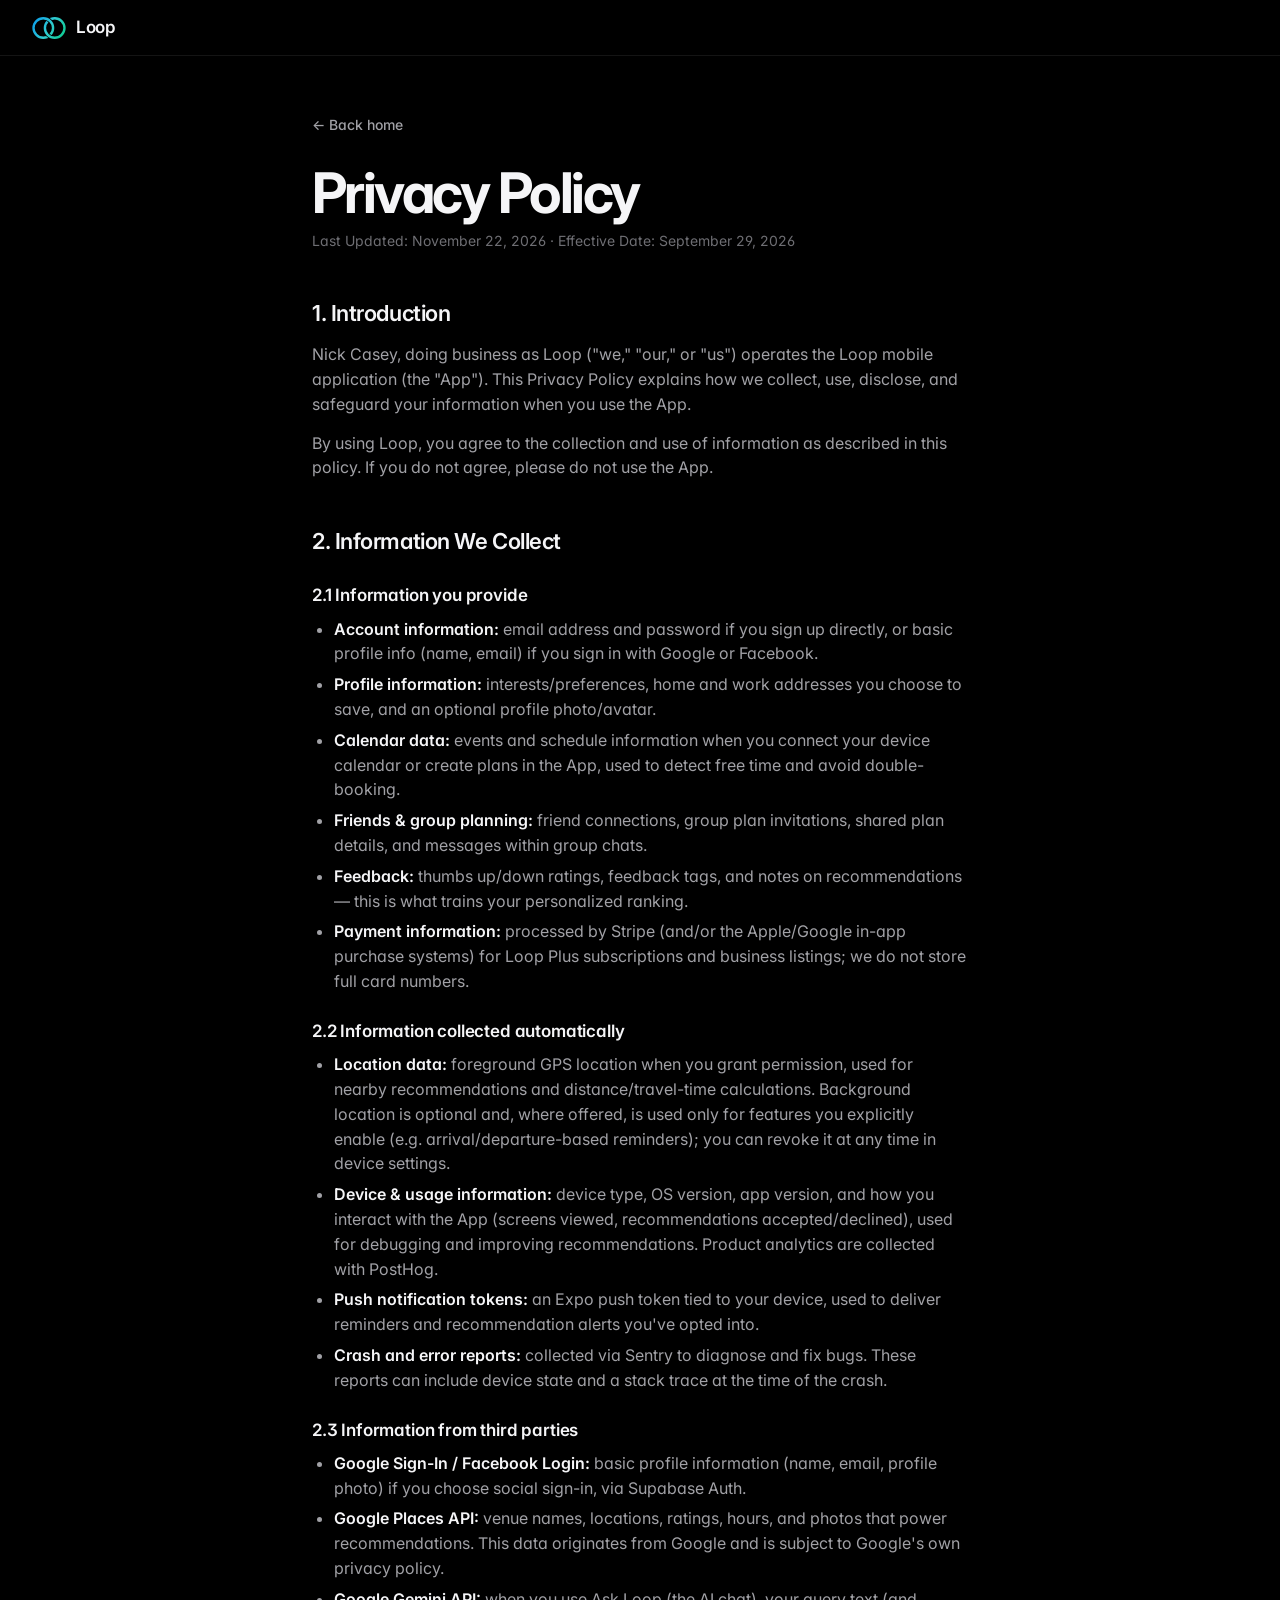
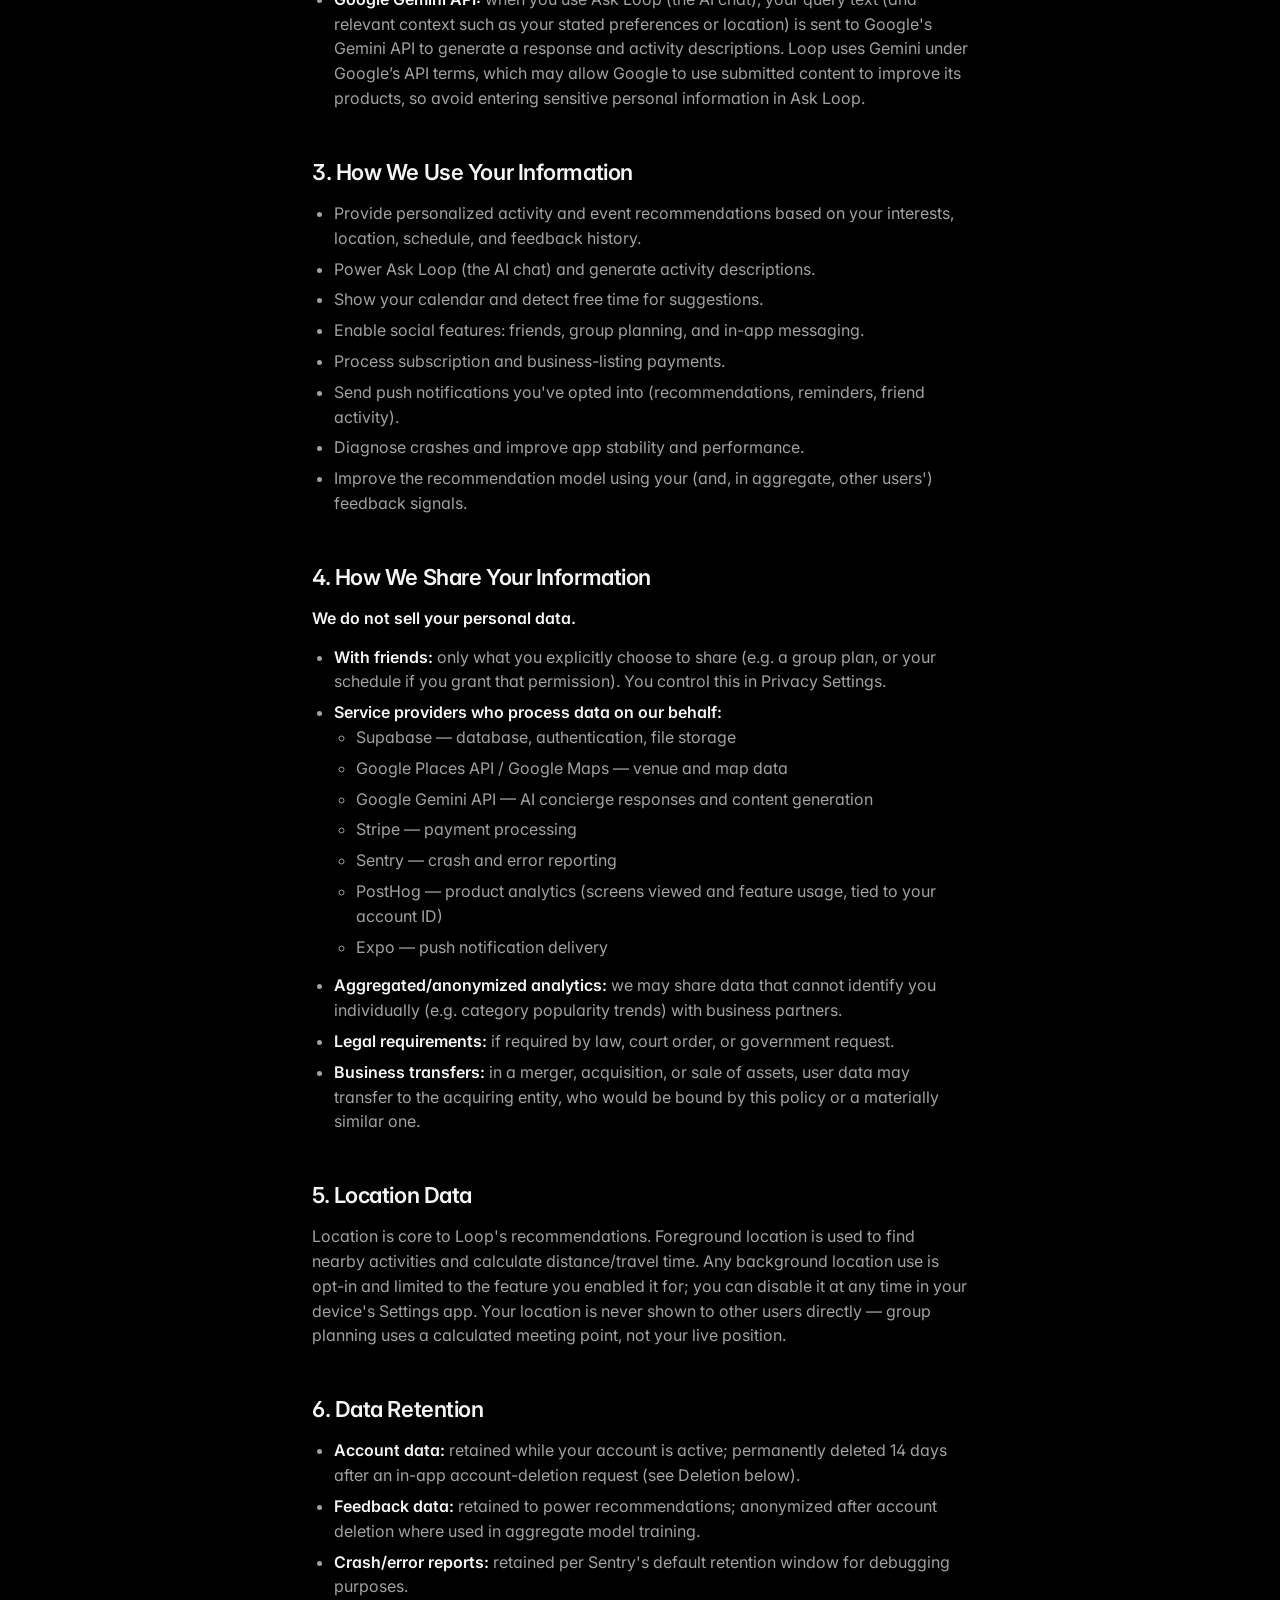
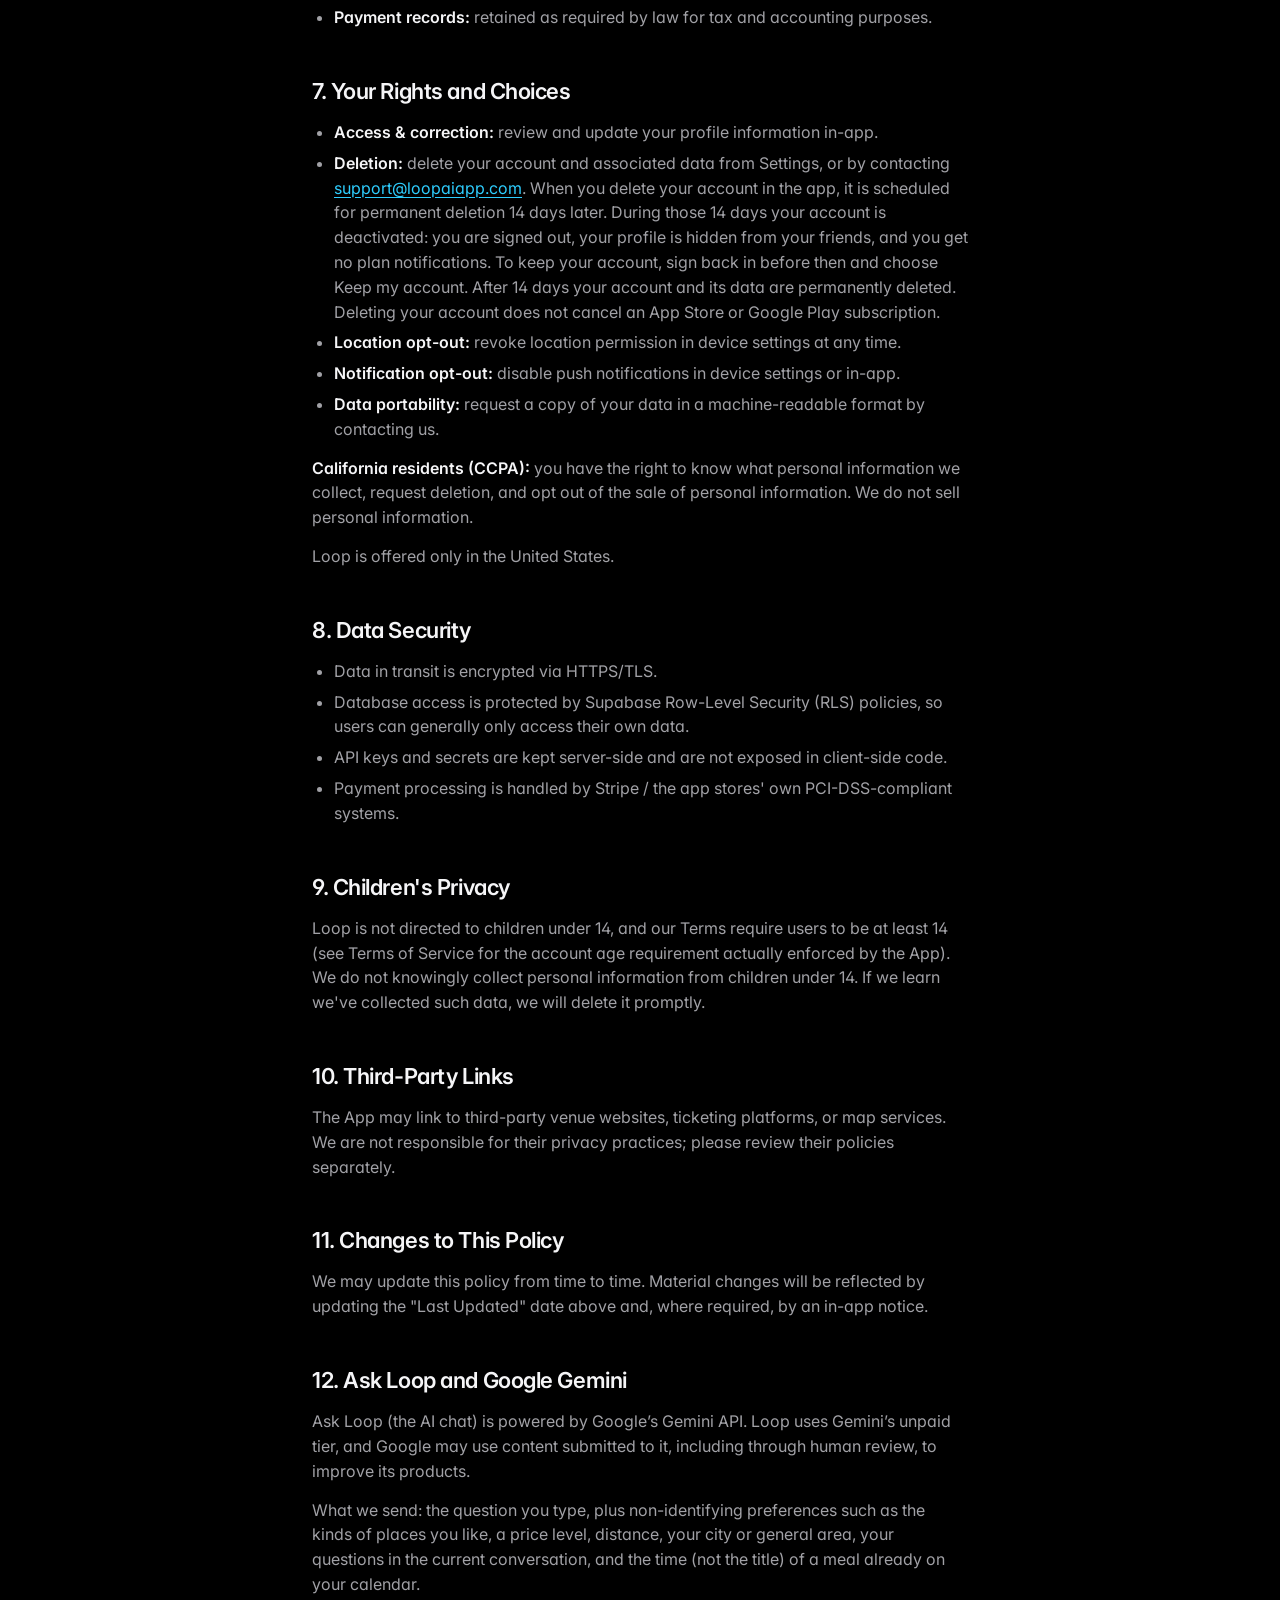
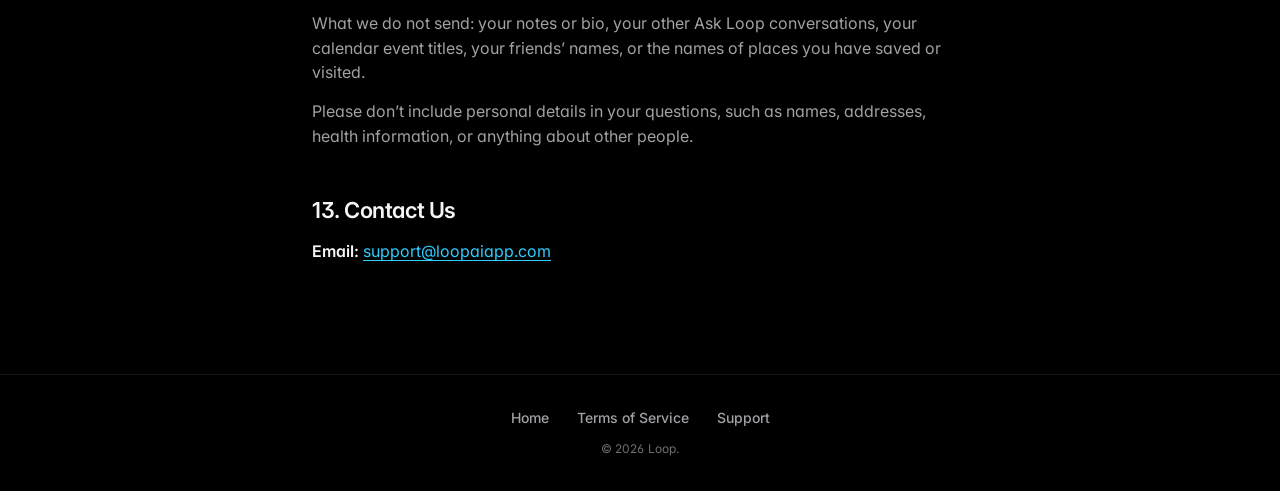
<file: privacy.html>
<!DOCTYPE html>
<html lang="en">
<head>
  <meta charset="UTF-8">
  <meta name="viewport" content="width=device-width, initial-scale=1.0">
  <title>Privacy Policy — Loop</title>
  <meta name="description" content="How Loop collects, uses, and protects your information.">
  <link rel="icon" type="image/svg+xml" href="assets/loop-logo.svg?v=9">
  <link rel="icon" type="image/png" href="assets/favicon.png?v=6">
    <meta property="og:image" content="https://loopaiapp.com/assets/og-loop.png">
  <meta name="twitter:card" content="summary_large_image">
  <link rel="stylesheet" href="styles.css">
</head>
<body>


  <header class="doc-header">
    <a href="index.html" class="brand">Loop</a>
  </header>

  <main class="doc">
    <a href="index.html" class="back-link">&larr; Back home</a>
    <h1>Privacy Policy</h1>
    <p class="meta">Last Updated: November 22, 2026 &middot; Effective Date: September 29, 2026</p>

    <h2>1. Introduction</h2>
    <p>Nick Casey, doing business as Loop ("we," "our," or "us") operates the Loop mobile application (the "App"). This Privacy Policy explains how we collect, use, disclose, and safeguard your information when you use the App.</p>
    <p>By using Loop, you agree to the collection and use of information as described in this policy. If you do not agree, please do not use the App.</p>

    <h2>2. Information We Collect</h2>
    <h3>2.1 Information you provide</h3>
    <ul>
      <li><strong>Account information:</strong> email address and password if you sign up directly, or basic profile info (name, email) if you sign in with Google or Facebook.</li>
      <li><strong>Profile information:</strong> interests/preferences, home and work addresses you choose to save, and an optional profile photo/avatar.</li>
      <li><strong>Calendar data:</strong> events and schedule information when you connect your device calendar or create plans in the App, used to detect free time and avoid double-booking.</li>
      <li><strong>Friends &amp; group planning:</strong> friend connections, group plan invitations, shared plan details, and messages within group chats.</li>
      <li><strong>Feedback:</strong> thumbs up/down ratings, feedback tags, and notes on recommendations — this is what trains your personalized ranking.</li>
      <li><strong>Payment information:</strong> processed by Stripe (and/or the Apple/Google in-app purchase systems) for Loop Plus subscriptions and business listings; we do not store full card numbers.</li>
    </ul>

    <h3>2.2 Information collected automatically</h3>
    <ul>
      <li><strong>Location data:</strong> foreground GPS location when you grant permission, used for nearby recommendations and distance/travel-time calculations. Background location is optional and, where offered, is used only for features you explicitly enable (e.g. arrival/departure-based reminders); you can revoke it at any time in device settings.</li>
      <li><strong>Device &amp; usage information:</strong> device type, OS version, app version, and how you interact with the App (screens viewed, recommendations accepted/declined), used for debugging and improving recommendations. Product analytics are collected with PostHog.</li>
      <li><strong>Push notification tokens:</strong> an Expo push token tied to your device, used to deliver reminders and recommendation alerts you've opted into.</li>
      <li><strong>Crash and error reports:</strong> collected via Sentry to diagnose and fix bugs. These reports can include device state and a stack trace at the time of the crash.</li>
    </ul>

    <h3>2.3 Information from third parties</h3>
    <ul>
      <li><strong>Google Sign-In / Facebook Login:</strong> basic profile information (name, email, profile photo) if you choose social sign-in, via Supabase Auth.</li>
      <li><strong>Google Places API:</strong> venue names, locations, ratings, hours, and photos that power recommendations. This data originates from Google and is subject to Google's own privacy policy.</li>
      <li><strong>Google Gemini API:</strong> when you use Ask Loop (the AI chat), your query text (and relevant context such as your stated preferences or location) is sent to Google's Gemini API to generate a response and activity descriptions. Loop uses Gemini under Google’s API terms, which may allow Google to use submitted content to improve its products, so avoid entering sensitive personal information in Ask Loop.</li>
    </ul>

    <h2>3. How We Use Your Information</h2>
    <ul>
      <li>Provide personalized activity and event recommendations based on your interests, location, schedule, and feedback history.</li>
      <li>Power Ask Loop (the AI chat) and generate activity descriptions.</li>
      <li>Show your calendar and detect free time for suggestions.</li>
      <li>Enable social features: friends, group planning, and in-app messaging.</li>
      <li>Process subscription and business-listing payments.</li>
      <li>Send push notifications you've opted into (recommendations, reminders, friend activity).</li>
      <li>Diagnose crashes and improve app stability and performance.</li>
      <li>Improve the recommendation model using your (and, in aggregate, other users') feedback signals.</li>
    </ul>

    <h2>4. How We Share Your Information</h2>
    <p><strong>We do not sell your personal data.</strong></p>
    <ul>
      <li><strong>With friends:</strong> only what you explicitly choose to share (e.g. a group plan, or your schedule if you grant that permission). You control this in Privacy Settings.</li>
      <li><strong>Service providers who process data on our behalf:</strong>
        <ul>
          <li>Supabase — database, authentication, file storage</li>
          <li>Google Places API / Google Maps — venue and map data</li>
          <li>Google Gemini API — AI concierge responses and content generation</li>
          <li>Stripe — payment processing</li>
          <li>Sentry — crash and error reporting</li>
          <li>PostHog — product analytics (screens viewed and feature usage, tied to your account ID)</li>
          <li>Expo — push notification delivery</li>
        </ul>
      </li>
      <li><strong>Aggregated/anonymized analytics:</strong> we may share data that cannot identify you individually (e.g. category popularity trends) with business partners.</li>
      <li><strong>Legal requirements:</strong> if required by law, court order, or government request.</li>
      <li><strong>Business transfers:</strong> in a merger, acquisition, or sale of assets, user data may transfer to the acquiring entity, who would be bound by this policy or a materially similar one.</li>
    </ul>

    <h2>5. Location Data</h2>
    <p>Location is core to Loop's recommendations. Foreground location is used to find nearby activities and calculate distance/travel time. Any background location use is opt-in and limited to the feature you enabled it for; you can disable it at any time in your device's Settings app. Your location is never shown to other users directly — group planning uses a calculated meeting point, not your live position.</p>

    <h2>6. Data Retention</h2>
    <ul>
      <li><strong>Account data:</strong> retained while your account is active; permanently deleted 14 days after an in-app account-deletion request (see Deletion below).</li>
      <li><strong>Feedback data:</strong> retained to power recommendations; anonymized after account deletion where used in aggregate model training.</li>
      <li><strong>Crash/error reports:</strong> retained per Sentry's default retention window for debugging purposes.</li>
      <li><strong>Payment records:</strong> retained as required by law for tax and accounting purposes.</li>
    </ul>

    <h2>7. Your Rights and Choices</h2>
    <ul>
      <li><strong>Access &amp; correction:</strong> review and update your profile information in-app.</li>
      <li><strong>Deletion:</strong> delete your account and associated data from Settings, or by contacting <a href="mailto:support@loopaiapp.com">support@loopaiapp.com</a>. When you delete your account in the app, it is scheduled for permanent deletion 14 days later. During those 14 days your account is deactivated: you are signed out, your profile is hidden from your friends, and you get no plan notifications. To keep your account, sign back in before then and choose Keep my account. After 14 days your account and its data are permanently deleted. Deleting your account does not cancel an App Store or Google Play subscription.</li>
      <li><strong>Location opt-out:</strong> revoke location permission in device settings at any time.</li>
      <li><strong>Notification opt-out:</strong> disable push notifications in device settings or in-app.</li>
      <li><strong>Data portability:</strong> request a copy of your data in a machine-readable format by contacting us.</li>
    </ul>
    <p><strong>California residents (CCPA):</strong> you have the right to know what personal information we collect, request deletion, and opt out of the sale of personal information. We do not sell personal information.</p>
    <p>Loop is offered only in the United States.</p>

    <h2>8. Data Security</h2>
    <ul>
      <li>Data in transit is encrypted via HTTPS/TLS.</li>
      <li>Database access is protected by Supabase Row-Level Security (RLS) policies, so users can generally only access their own data.</li>
      <li>API keys and secrets are kept server-side and are not exposed in client-side code.</li>
      <li>Payment processing is handled by Stripe / the app stores' own PCI-DSS-compliant systems.</li>
    </ul>

    <h2>9. Children's Privacy</h2>
    <p>Loop is not directed to children under 14, and our Terms require users to be at least 14 (see Terms of Service for the account age requirement actually enforced by the App). We do not knowingly collect personal information from children under 14. If we learn we've collected such data, we will delete it promptly.</p>

    <h2>10. Third-Party Links</h2>
    <p>The App may link to third-party venue websites, ticketing platforms, or map services. We are not responsible for their privacy practices; please review their policies separately.</p>

    <h2>11. Changes to This Policy</h2>
    <p>We may update this policy from time to time. Material changes will be reflected by updating the "Last Updated" date above and, where required, by an in-app notice.</p>

    <h2>12. Ask Loop and Google Gemini</h2>
    <p>Ask Loop (the AI chat) is powered by Google’s Gemini API. Loop uses Gemini’s unpaid tier, and Google may use content submitted to it, including through human review, to improve its products.</p>
    <p>What we send: the question you type, plus non-identifying preferences such as the kinds of places you like, a price level, distance, your city or general area, your questions in the current conversation, and the time (not the title) of a meal already on your calendar.</p>
    <p>What we do not send: your notes or bio, your other Ask Loop conversations, your calendar event titles, your friends’ names, or the names of places you have saved or visited.</p>
    <p>Please don’t include personal details in your questions, such as names, addresses, health information, or anything about other people.</p>

    <h2>13. Contact Us</h2>
    <p>
      <strong>Email:</strong> <a href="mailto:support@loopaiapp.com">support@loopaiapp.com</a>
    </p>
  </main>

  <footer>
    <div class="footer-links">
      <a href="index.html">Home</a>
      <a href="terms.html">Terms of Service</a>
      <a href="support.html">Support</a>
    </div>
    <p class="copyright">&copy; 2026 Loop.</p>
  </footer>

</body>
</html>
</file>
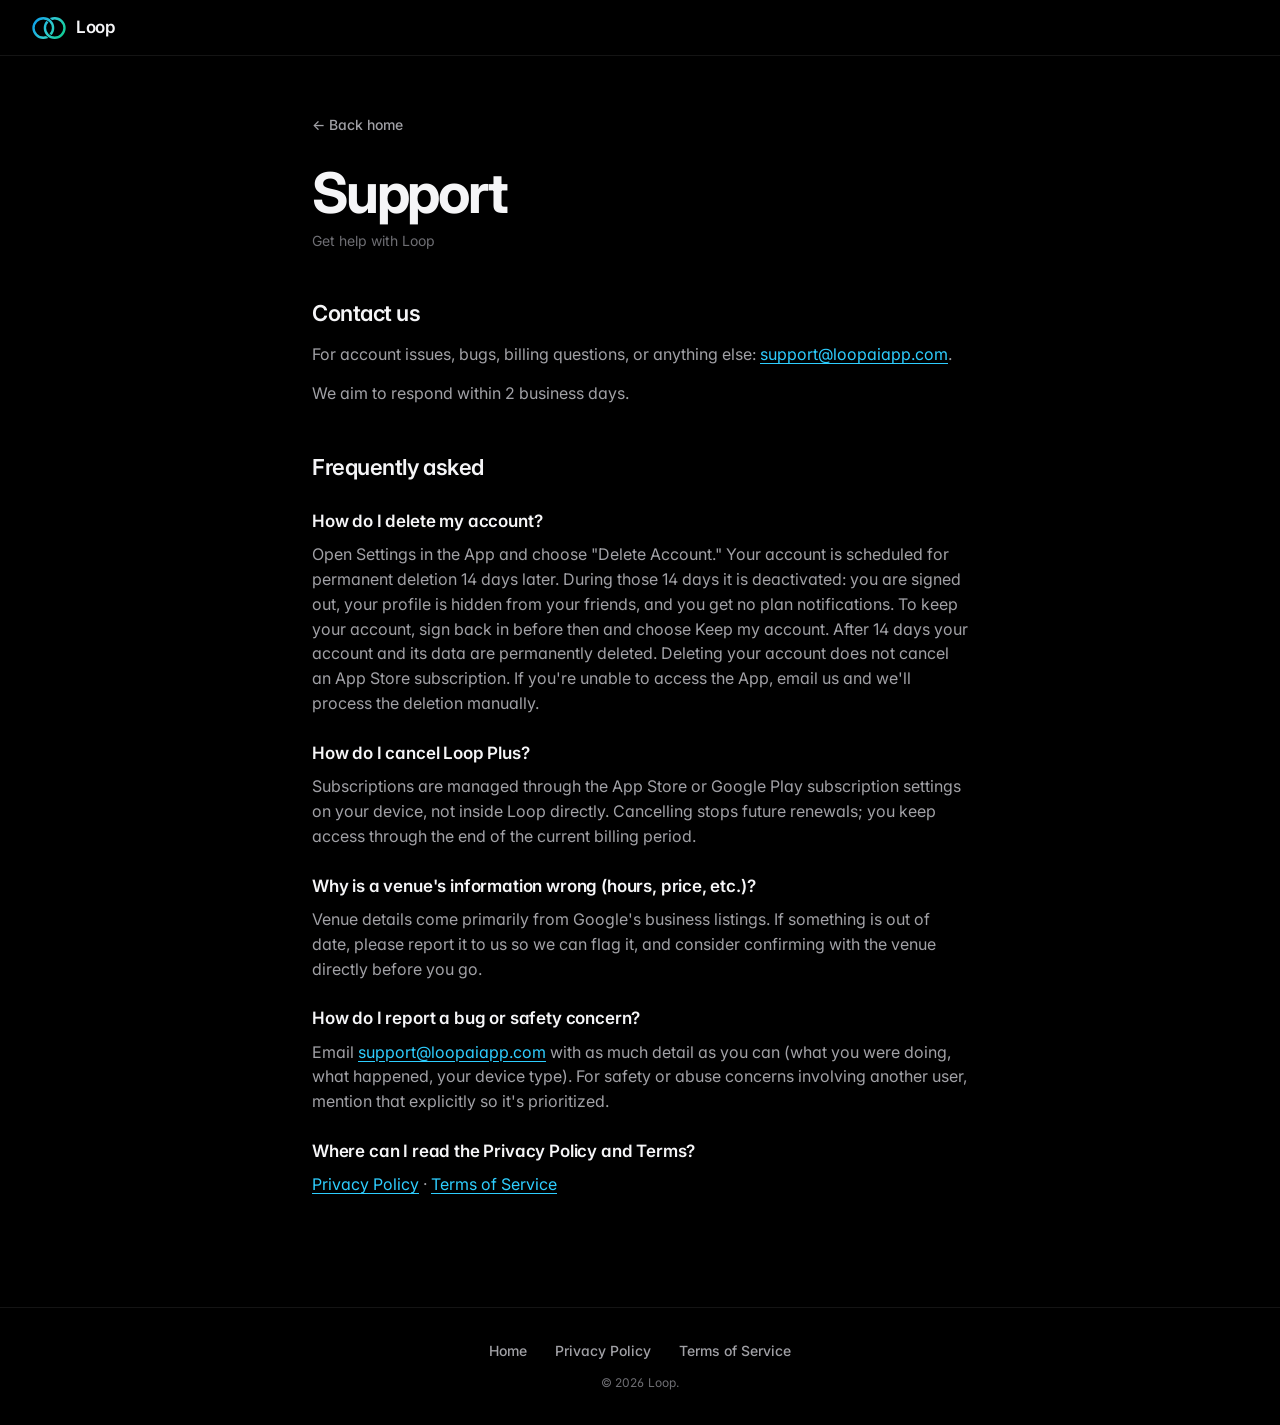
<file: support.html>
<!DOCTYPE html>
<html lang="en">
<head>
  <meta charset="UTF-8">
  <meta name="viewport" content="width=device-width, initial-scale=1.0">
  <title>Support — Loop</title>
  <meta name="description" content="Get help with the Loop app.">
  <link rel="icon" type="image/svg+xml" href="assets/loop-logo.svg?v=9">
  <link rel="icon" type="image/png" href="assets/favicon.png?v=6">
    <meta property="og:image" content="https://loopaiapp.com/assets/og-loop.png">
  <meta name="twitter:card" content="summary_large_image">
  <link rel="stylesheet" href="styles.css">
</head>
<body>


  <header class="doc-header">
    <a href="index.html" class="brand">Loop</a>
  </header>

  <main class="doc">
    <a href="index.html" class="back-link">&larr; Back home</a>
    <h1>Support</h1>
    <p class="meta">Get help with Loop</p>

    <h2>Contact us</h2>
    <p>For account issues, bugs, billing questions, or anything else: <a href="mailto:support@loopaiapp.com">support@loopaiapp.com</a>.</p>
    <p>We aim to respond within 2 business days.</p>

    <h2>Frequently asked</h2>

    <h3>How do I delete my account?</h3>
    <p>Open Settings in the App and choose "Delete Account." Your account is scheduled for permanent deletion 14 days later. During those 14 days it is deactivated: you are signed out, your profile is hidden from your friends, and you get no plan notifications. To keep your account, sign back in before then and choose Keep my account. After 14 days your account and its data are permanently deleted. Deleting your account does not cancel an App Store subscription. If you're unable to access the App, email us and we'll process the deletion manually.</p>

    <h3>How do I cancel Loop Plus?</h3>
    <p>Subscriptions are managed through the App Store or Google Play subscription settings on your device, not inside Loop directly. Cancelling stops future renewals; you keep access through the end of the current billing period.</p>

    <h3>Why is a venue's information wrong (hours, price, etc.)?</h3>
    <p>Venue details come primarily from Google's business listings. If something is out of date, please report it to us so we can flag it, and consider confirming with the venue directly before you go.</p>

    <h3>How do I report a bug or safety concern?</h3>
    <p>Email <a href="mailto:support@loopaiapp.com">support@loopaiapp.com</a> with as much detail as you can (what you were doing, what happened, your device type). For safety or abuse concerns involving another user, mention that explicitly so it's prioritized.</p>

    <h3>Where can I read the Privacy Policy and Terms?</h3>
    <p><a href="privacy.html">Privacy Policy</a> &middot; <a href="terms.html">Terms of Service</a></p>
  </main>

  <footer>
    <div class="footer-links">
      <a href="index.html">Home</a>
      <a href="privacy.html">Privacy Policy</a>
      <a href="terms.html">Terms of Service</a>
    </div>
    <p class="copyright">&copy; 2026 Loop.</p>
  </footer>

</body>
</html>
</file>
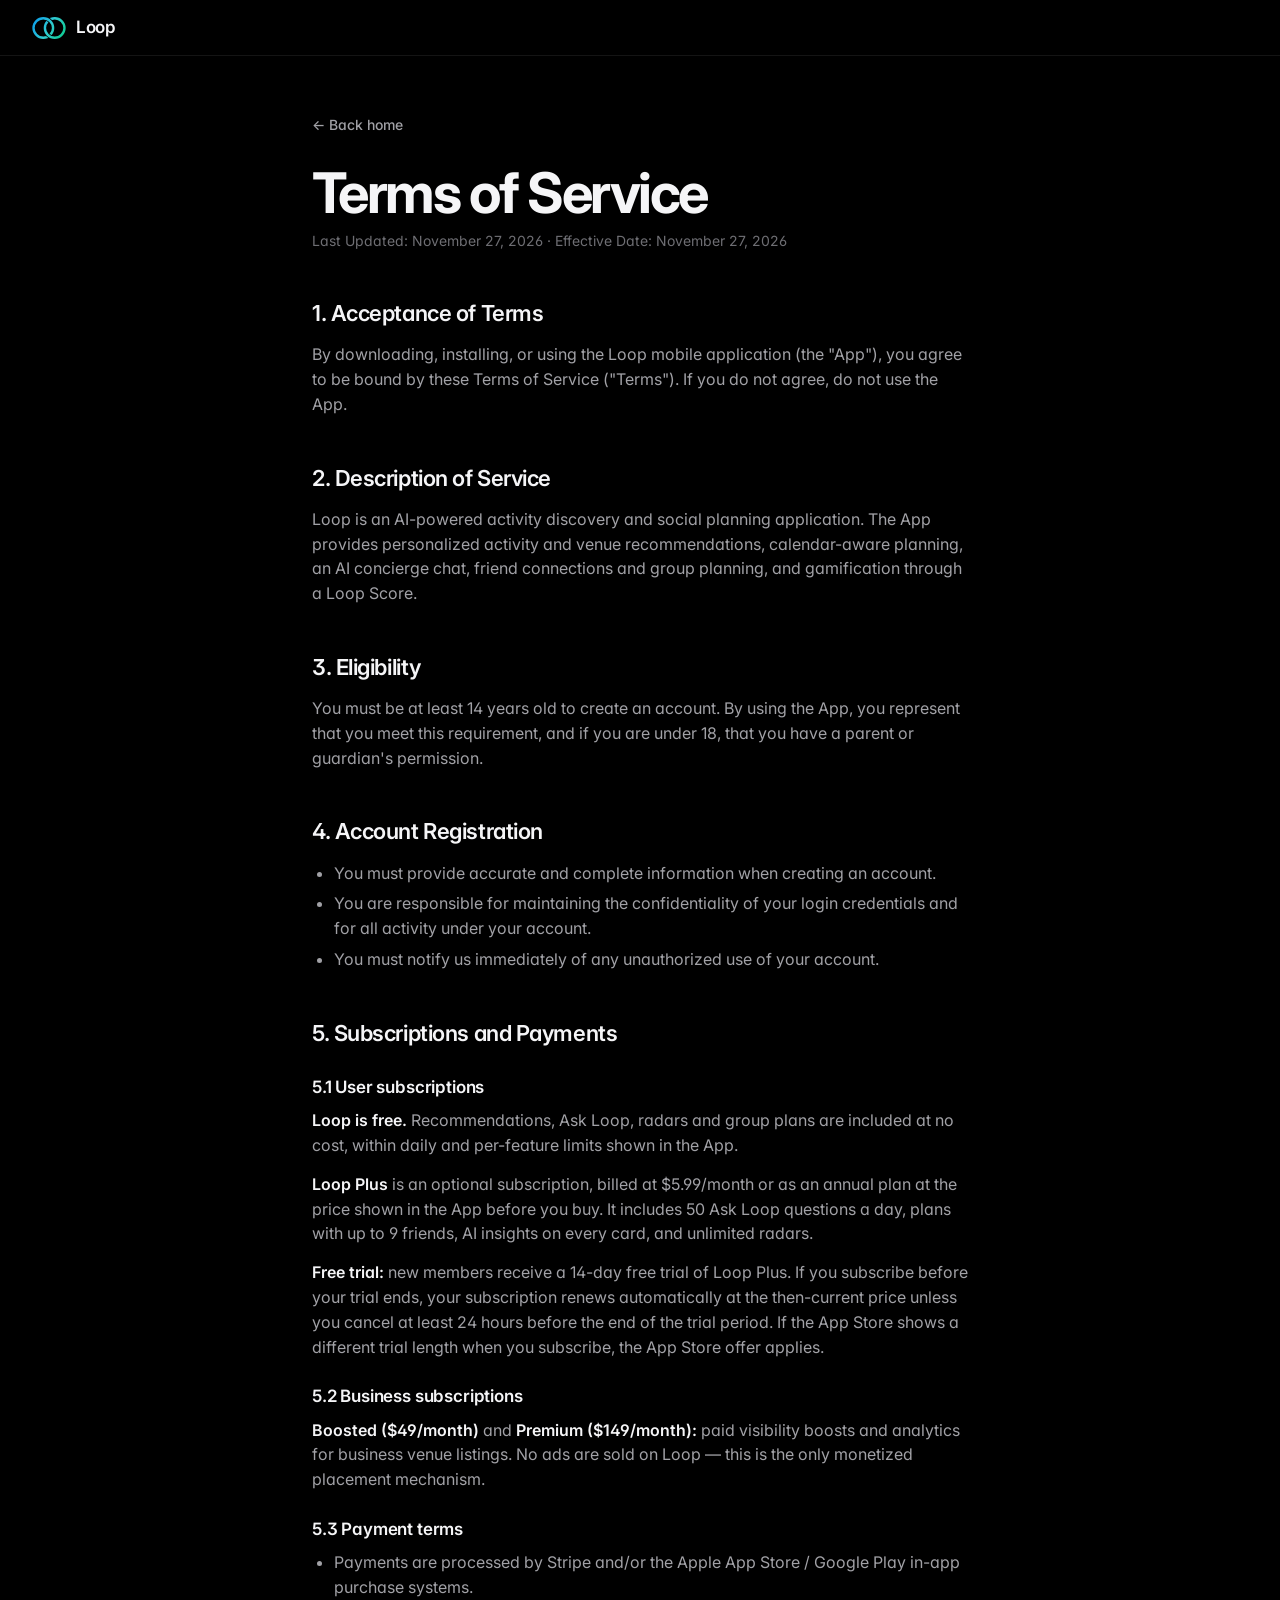
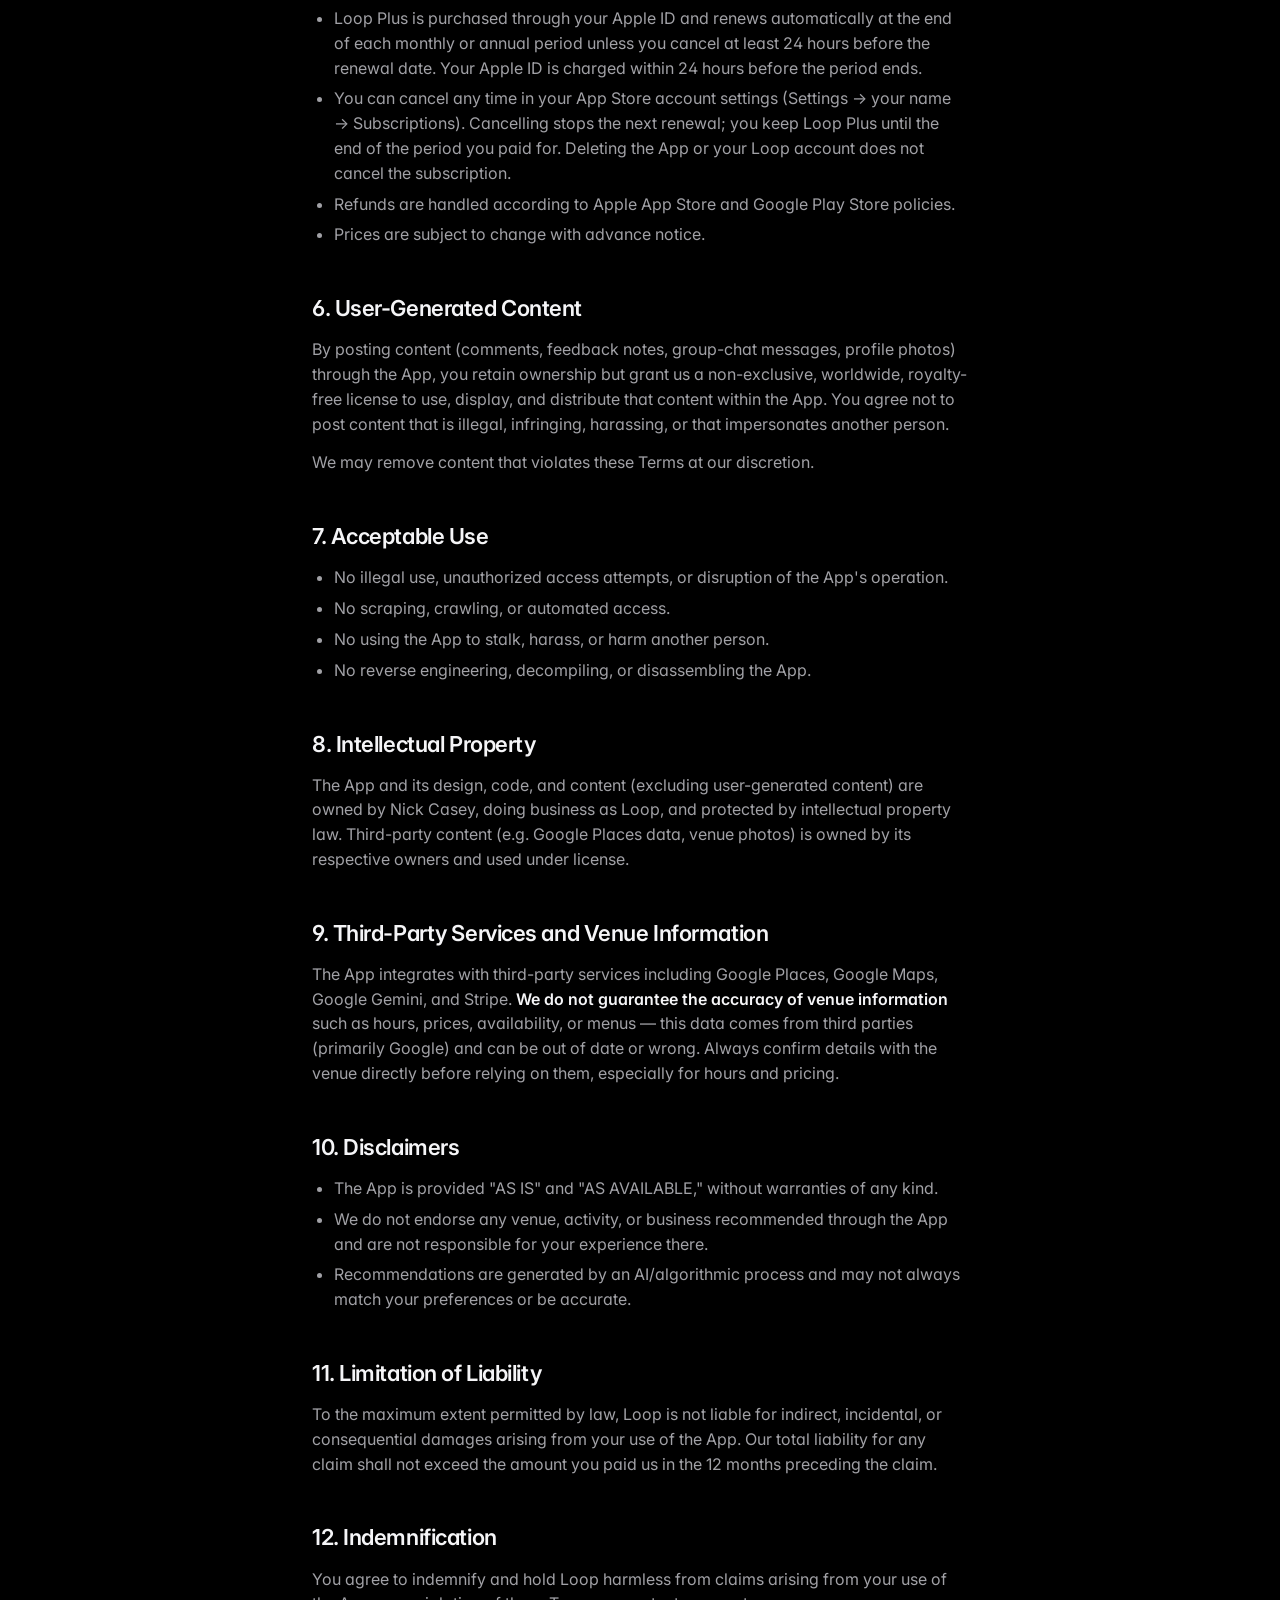
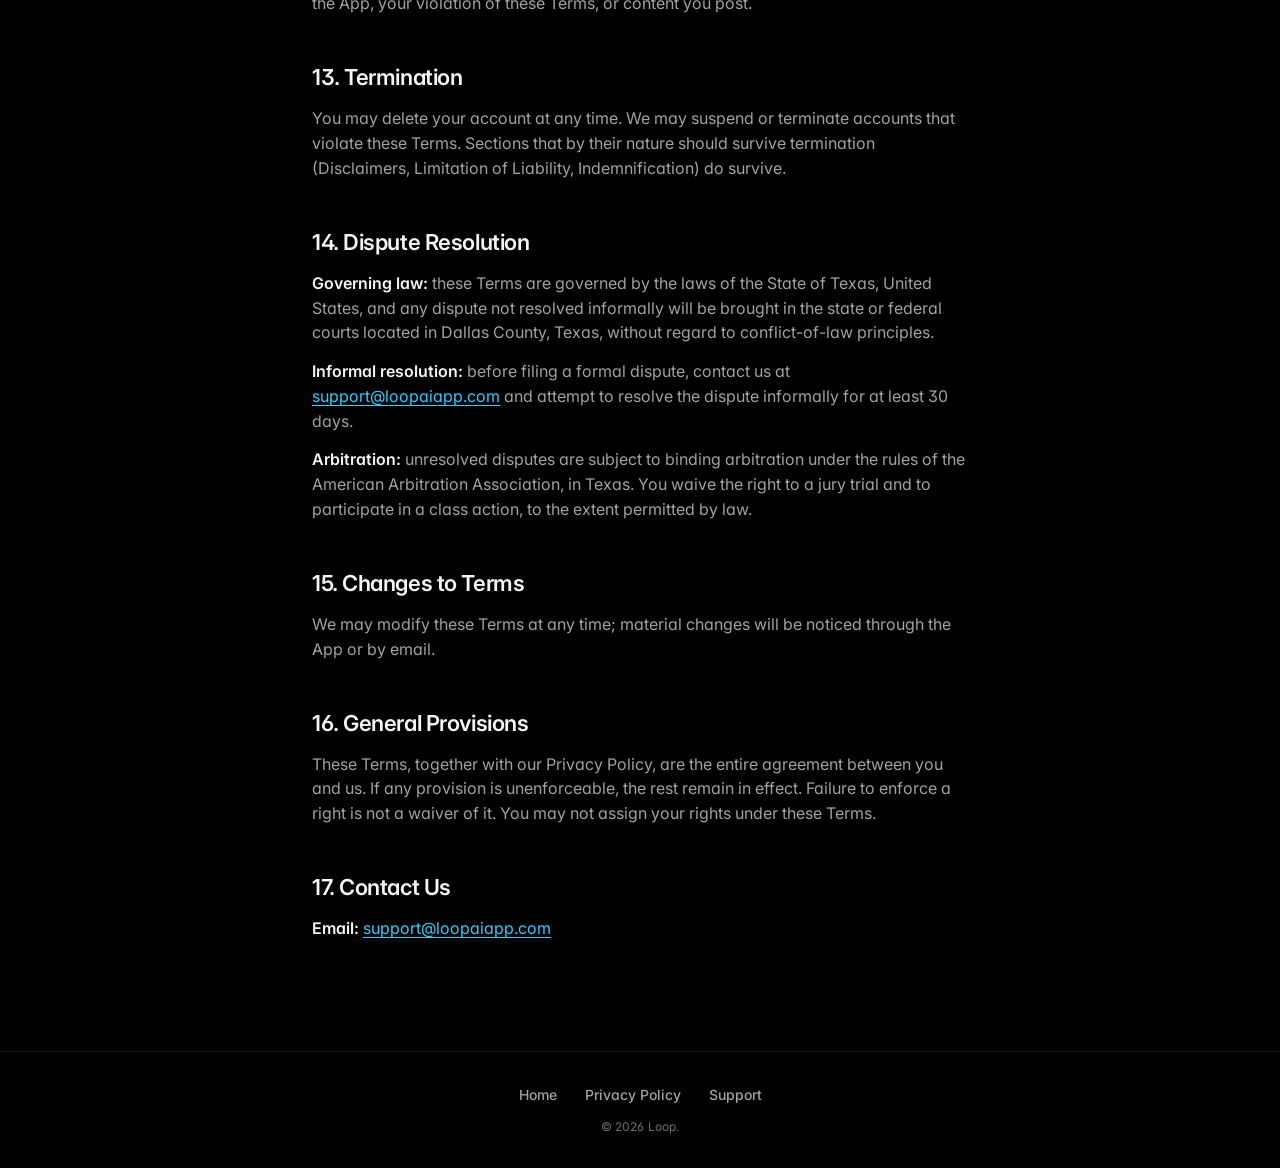
<file: terms.html>
<!DOCTYPE html>
<html lang="en">
<head>
  <meta charset="UTF-8">
  <meta name="viewport" content="width=device-width, initial-scale=1.0">
  <title>Terms of Service — Loop</title>
  <meta name="description" content="The terms that govern your use of Loop.">
  <link rel="icon" type="image/svg+xml" href="assets/loop-logo.svg?v=9">
  <link rel="icon" type="image/png" href="assets/favicon.png?v=6">
    <meta property="og:image" content="https://loopaiapp.com/assets/og-loop.png">
  <meta name="twitter:card" content="summary_large_image">
  <link rel="stylesheet" href="styles.css">
</head>
<body>


  <header class="doc-header">
    <a href="index.html" class="brand">Loop</a>
  </header>

  <main class="doc">
    <a href="index.html" class="back-link">&larr; Back home</a>
    <h1>Terms of Service</h1>
    <p class="meta">Last Updated: November 27, 2026 &middot; Effective Date: November 27, 2026</p>

    <h2>1. Acceptance of Terms</h2>
    <p>By downloading, installing, or using the Loop mobile application (the "App"), you agree to be bound by these Terms of Service ("Terms"). If you do not agree, do not use the App.</p>

    <h2>2. Description of Service</h2>
    <p>Loop is an AI-powered activity discovery and social planning application. The App provides personalized activity and venue recommendations, calendar-aware planning, an AI concierge chat, friend connections and group planning, and gamification through a Loop Score.</p>

    <h2>3. Eligibility</h2>
    <p>You must be at least 14 years old to create an account. By using the App, you represent that you meet this requirement, and if you are under 18, that you have a parent or guardian's permission.</p>

    <h2>4. Account Registration</h2>
    <ul>
      <li>You must provide accurate and complete information when creating an account.</li>
      <li>You are responsible for maintaining the confidentiality of your login credentials and for all activity under your account.</li>
      <li>You must notify us immediately of any unauthorized use of your account.</li>
    </ul>

    <h2>5. Subscriptions and Payments</h2>
    <h3>5.1 User subscriptions</h3>
    <p><strong>Loop is free.</strong> Recommendations, Ask Loop, radars and group plans are included at no cost, within daily and per-feature limits shown in the App.</p>
    <p><strong>Loop Plus</strong> is an optional subscription, billed at $5.99/month or as an annual plan at the price shown in the App before you buy. It includes 50 Ask Loop questions a day, plans with up to 9 friends, AI insights on every card, and unlimited radars.</p>
    <p><strong>Free trial:</strong> new members receive a 14-day free trial of Loop Plus. If you subscribe before your trial ends, your subscription renews automatically at the then-current price unless you cancel at least 24 hours before the end of the trial period. If the App Store shows a different trial length when you subscribe, the App Store offer applies.</p>
    <h3>5.2 Business subscriptions</h3>
    <p><strong>Boosted ($49/month)</strong> and <strong>Premium ($149/month):</strong> paid visibility boosts and analytics for business venue listings. No ads are sold on Loop — this is the only monetized placement mechanism.</p>
    <h3>5.3 Payment terms</h3>
    <ul>
      <li>Payments are processed by Stripe and/or the Apple App Store / Google Play in-app purchase systems.</li>
      <li>Loop Plus is purchased through your Apple ID and renews automatically at the end of each monthly or annual period unless you cancel at least 24 hours before the renewal date. Your Apple ID is charged within 24 hours before the period ends.</li>
      <li>You can cancel any time in your App Store account settings (Settings &rarr; your name &rarr; Subscriptions). Cancelling stops the next renewal; you keep Loop Plus until the end of the period you paid for. Deleting the App or your Loop account does not cancel the subscription.</li>
      <li>Refunds are handled according to Apple App Store and Google Play Store policies.</li>
      <li>Prices are subject to change with advance notice.</li>
    </ul>

    <h2>6. User-Generated Content</h2>
    <p>By posting content (comments, feedback notes, group-chat messages, profile photos) through the App, you retain ownership but grant us a non-exclusive, worldwide, royalty-free license to use, display, and distribute that content within the App. You agree not to post content that is illegal, infringing, harassing, or that impersonates another person.</p>
    <p>We may remove content that violates these Terms at our discretion.</p>

    <h2>7. Acceptable Use</h2>
    <ul>
      <li>No illegal use, unauthorized access attempts, or disruption of the App's operation.</li>
      <li>No scraping, crawling, or automated access.</li>
      <li>No using the App to stalk, harass, or harm another person.</li>
      <li>No reverse engineering, decompiling, or disassembling the App.</li>
    </ul>

    <h2>8. Intellectual Property</h2>
    <p>The App and its design, code, and content (excluding user-generated content) are owned by Nick Casey, doing business as Loop, and protected by intellectual property law. Third-party content (e.g. Google Places data, venue photos) is owned by its respective owners and used under license.</p>

    <h2>9. Third-Party Services and Venue Information</h2>
    <p>The App integrates with third-party services including Google Places, Google Maps, Google Gemini, and Stripe. <strong>We do not guarantee the accuracy of venue information</strong> such as hours, prices, availability, or menus — this data comes from third parties (primarily Google) and can be out of date or wrong. Always confirm details with the venue directly before relying on them, especially for hours and pricing.</p>

    <h2>10. Disclaimers</h2>
    <ul>
      <li>The App is provided "AS IS" and "AS AVAILABLE," without warranties of any kind.</li>
      <li>We do not endorse any venue, activity, or business recommended through the App and are not responsible for your experience there.</li>
      <li>Recommendations are generated by an AI/algorithmic process and may not always match your preferences or be accurate.</li>
    </ul>

    <h2>11. Limitation of Liability</h2>
    <p>To the maximum extent permitted by law, Loop is not liable for indirect, incidental, or consequential damages arising from your use of the App. Our total liability for any claim shall not exceed the amount you paid us in the 12 months preceding the claim.</p>

    <h2>12. Indemnification</h2>
    <p>You agree to indemnify and hold Loop harmless from claims arising from your use of the App, your violation of these Terms, or content you post.</p>

    <h2>13. Termination</h2>
    <p>You may delete your account at any time. We may suspend or terminate accounts that violate these Terms. Sections that by their nature should survive termination (Disclaimers, Limitation of Liability, Indemnification) do survive.</p>

    <h2>14. Dispute Resolution</h2>
    <p><strong>Governing law:</strong> these Terms are governed by the laws of the State of Texas, United States, and any dispute not resolved informally will be brought in the state or federal courts located in Dallas County, Texas, without regard to conflict-of-law principles.</p>
    <p><strong>Informal resolution:</strong> before filing a formal dispute, contact us at <a href="mailto:support@loopaiapp.com">support@loopaiapp.com</a> and attempt to resolve the dispute informally for at least 30 days.</p>
    <p><strong>Arbitration:</strong> unresolved disputes are subject to binding arbitration under the rules of the American Arbitration Association, in Texas. You waive the right to a jury trial and to participate in a class action, to the extent permitted by law.</p>

    <h2>15. Changes to Terms</h2>
    <p>We may modify these Terms at any time; material changes will be noticed through the App or by email.</p>

    <h2>16. General Provisions</h2>
    <p>These Terms, together with our Privacy Policy, are the entire agreement between you and us. If any provision is unenforceable, the rest remain in effect. Failure to enforce a right is not a waiver of it. You may not assign your rights under these Terms.</p>

    <h2>17. Contact Us</h2>
    <p>
      <strong>Email:</strong> <a href="mailto:support@loopaiapp.com">support@loopaiapp.com</a>
    </p>
  </main>

  <footer>
    <div class="footer-links">
      <a href="index.html">Home</a>
      <a href="privacy.html">Privacy Policy</a>
      <a href="support.html">Support</a>
    </div>
    <p class="copyright">&copy; 2026 Loop.</p>
  </footer>

</body>
</html>
</file>
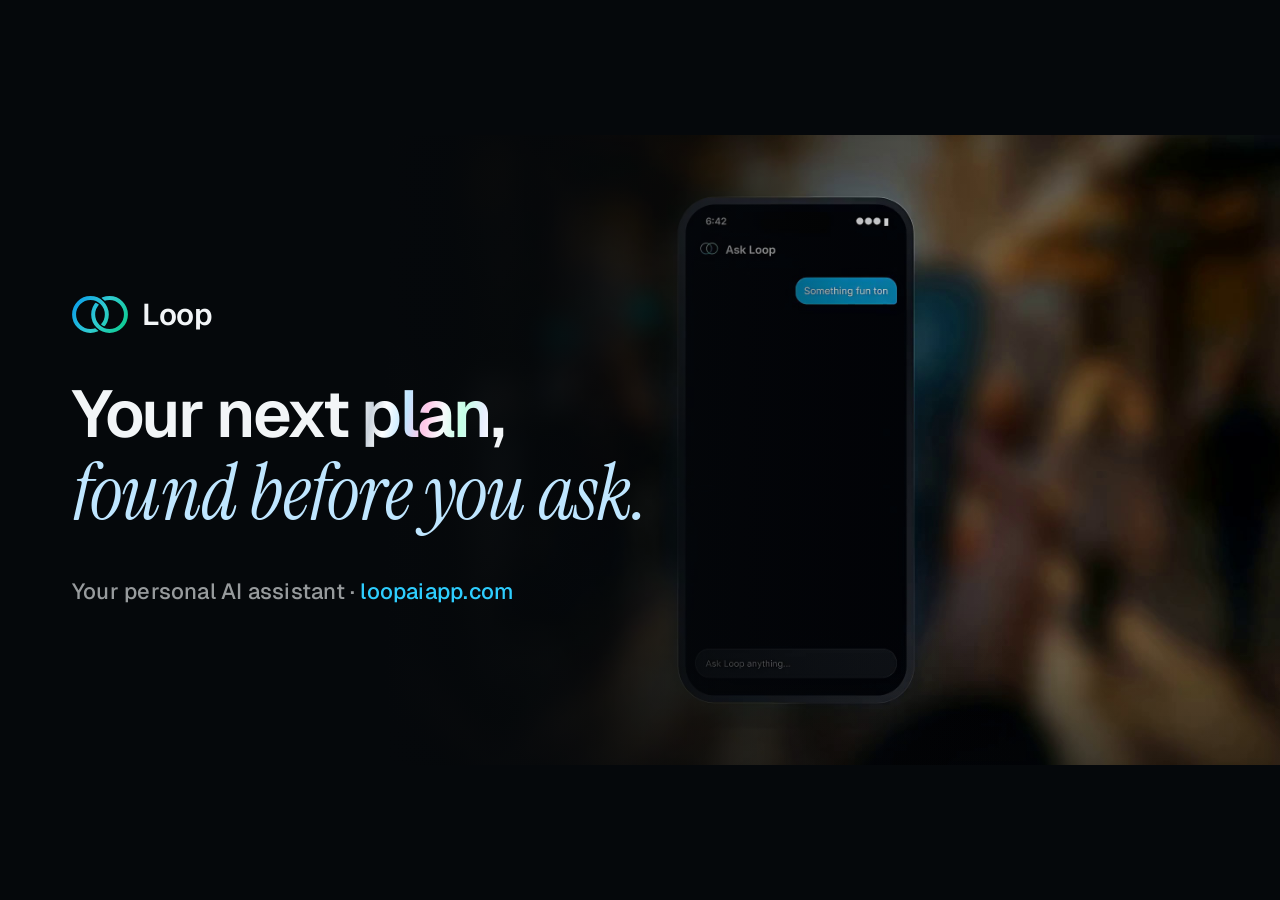
<file: og/card.html>
<!doctype html>
<html><head><meta charset="utf-8">
<!-- Source for assets/og-loop.png (the link-preview card). Rendered at 1200x630 by
     .github/workflows/render-og.yml so the real site fonts load. Not linked from the site. -->
<link rel="stylesheet" href="https://fonts.googleapis.com/css2?family=Geist:wght@500;600&family=Instrument+Serif:ital@1&display=block">
<style>
  html,body{margin:0;width:1200px;height:630px;overflow:hidden;background:#05080b}
  .bg{position:absolute;inset:0;background:url(../assets/home/hero-film.jpg) 330px 50%/1120px auto no-repeat}
  .shade{position:absolute;inset:0;background:linear-gradient(90deg,#05080b 0%,#05080b 30%,rgba(5,8,11,.86) 46%,rgba(5,8,11,.25) 66%,rgba(5,8,11,0) 80%),linear-gradient(0deg,rgba(5,8,11,.55),rgba(5,8,11,0) 30%)}
  .copy{position:absolute;left:72px;top:0;bottom:0;width:600px;display:flex;flex-direction:column;justify-content:center;color:#f2f5f7;font-family:Geist,Inter,sans-serif}
  .brand{display:flex;align-items:center;gap:14px;font-weight:600;font-size:30px;letter-spacing:-.01em;margin-bottom:46px}
  .brand img{width:56px;height:auto}
  h1{margin:0;font-weight:600;font-size:66px;line-height:1.02;letter-spacing:-.035em}
  h1 em{display:block;font-family:'Instrument Serif',Georgia,serif;font-style:italic;font-weight:400;font-size:78px;letter-spacing:-.01em;color:#bfe6ff;margin-top:6px}
  .pearl{background:linear-gradient(100deg,#fff 0%,#c9d2db 12%,#fff 22%,#bfe6ff 36%,#ffc8e8 50%,#f7fafc 62%,#c4ffe6 76%,#e8eeff 90%,#fff 100%);-webkit-background-clip:text;background-clip:text;color:transparent}
  .foot{margin-top:44px;font-size:22px;font-weight:500;color:rgba(242,245,247,.62);letter-spacing:.01em}
  .foot b{color:#2ECEFF;font-weight:500}
</style></head>
<body>
  <div class="bg"></div><div class="shade"></div>
  <div class="copy">
    <div class="brand"><img src="../assets/loop-logo.svg" alt="">Loop</div>
    <h1>Your next <span class="pearl">plan</span>,<em>found before you ask.</em></h1>
    <div class="foot">Your personal AI assistant · <b>loopaiapp.com</b></div>
  </div>
</body></html>
</file>
<file: assets/loop-fx.css>
/* Shared Loop finish for the inner pages: the home page's prism reveal and chrome/pearl buttons. */
@property --front { syntax: '<percentage>'; inherits: true; initial-value: 110%; }
@property --on { syntax: '<number>'; inherits: true; initial-value: 0; }
@property --mx { syntax: '<percentage>'; inherits: true; initial-value: 50%; }
@property --my { syntax: '<percentage>'; inherits: true; initial-value: 50%; }
@property --angle { syntax: '<angle>'; inherits: true; initial-value: 0deg; }
:root { --fx: 0.75; }

.prism-in { position: relative; width: fit-content; max-width: 100%; }
.fxjs .prism-in { --front: -12%; -webkit-mask-image: linear-gradient(90deg, #000 calc(var(--front) - 2%), transparent calc(var(--front) + 6%)); mask-image: linear-gradient(90deg, #000 calc(var(--front) - 2%), transparent calc(var(--front) + 6%)); }
.fxjs .prism-in.go { animation: lfx-front 2.1s cubic-bezier(0.2, 0.55, 0.35, 1) forwards; }
.fxjs .prism-in.done { -webkit-mask-image: none; mask-image: none; }
@keyframes lfx-front { to { --front: 112%; } }
.prism-light { position: absolute; inset: 0; pointer-events: none; display: block;
  -webkit-mask-image: linear-gradient(90deg, transparent calc(var(--front) - 26%), #000 calc(var(--front) - 8%), #000 calc(var(--front) + 1%), transparent calc(var(--front) + 4%));
          mask-image: linear-gradient(90deg, transparent calc(var(--front) - 26%), #000 calc(var(--front) - 8%), #000 calc(var(--front) + 1%), transparent calc(var(--front) + 4%)); }
.prism-light, .prism-light * { color: transparent !important; -webkit-text-fill-color: transparent !important;
  background: linear-gradient(90deg, #ffffff 0%, #8fd8ff 18%, #2ECEFF 32%, #b8a6ff 48%, #ff9fd6 62%, #ffd6a8 78%, #09DB98 100%) !important;
  -webkit-background-clip: text !important; background-clip: text !important; filter: drop-shadow(0 0 14px rgba(46, 206, 255, 0.45)); }
.light-page .prism-light, .light-page .prism-light * { background: linear-gradient(90deg, #0a6f93 0%, #2ECEFF 25%, #8a6cff 48%, #e0559f 66%, #e8913a 82%, #08b07b 100%) !important; -webkit-background-clip: text !important; background-clip: text !important; filter: none; }
.prism-in.done .prism-light { display: none; }

.fx { position: relative; overflow: hidden; isolation: isolate; transition: transform 0.35s cubic-bezier(.2,.8,.2,1), --on 0.5s ease, --mx 0.6s ease, --my 0.6s ease; }
.fx:hover, .fx:focus-visible { --on: 1; }
.fx-metal, .fx-pearl { position: absolute; inset: -30%; z-index: -1; pointer-events: none; border-radius: inherit; }
.fx-metal { background: linear-gradient(118deg, #1b1e23 0%, #8e98a3 14%, #f7fafc 21%, #5d6670 29%, #16191e 44%, #b9c3cd 58%, #ffffff 64%, #4d555e 74%, #20242a 88%, #a7b1bb 100%);
  background-size: 260% 260%; background-position: var(--mx) var(--my); filter: url(#lfx-liquid); mix-blend-mode: hard-light; opacity: calc(var(--on) * var(--fx) * 0.6); }
.fx-pearl { background: conic-gradient(from var(--angle) at var(--mx) var(--my), #ff9fd6, #b8a6ff, #8fd8ff, #2ECEFF, #09DB98, #e9ffb0, #ffd6a8, #ff9fd6);
  mix-blend-mode: overlay; opacity: calc(var(--on) * var(--fx) * 0.9); animation: lfx-turn 9s linear infinite; }
@keyframes lfx-turn { to { --angle: 360deg; } }

/* Light-page cards: a chrome-to-pearl edge lights up under the pointer */
.lift { position: relative; transition: transform 0.45s cubic-bezier(.2,.8,.2,1), box-shadow 0.45s ease, --on 0.5s ease; }
.lift::after { content: ""; position: absolute; inset: -1px; border-radius: inherit; padding: 1.5px; pointer-events: none; opacity: var(--on);
  background: conic-gradient(from var(--angle) at var(--mx) var(--my), #9aa6b1, #2ECEFF, #b8a6ff, #ff9fd6, #ffd6a8, #09DB98, #9aa6b1); animation: lfx-turn 9s linear infinite;
  -webkit-mask: linear-gradient(#000 0 0) content-box, linear-gradient(#000 0 0); -webkit-mask-composite: xor;
          mask: linear-gradient(#000 0 0) content-box exclude, linear-gradient(#000 0 0); }
.lift:hover { --on: 1; transform: translateY(-3px); box-shadow: 0 18px 40px -22px rgba(10, 80, 110, 0.35); }

@media (prefers-reduced-motion: reduce) {
  .fx-pearl, .lift::after { animation: none; }
  .fx, .lift { transition: none; }
  .fxjs .prism-in { -webkit-mask-image: none; mask-image: none; }
  .prism-light { display: none; }
}
</file>
<file: styles.css>
/* Loop – AI Concierge — shared stylesheet (index + support/privacy/terms)
   Plain CSS, no build step. Only external resource: Google Fonts (Inter).
   Tokens mirror constants/brand.ts: true black #000000, cards #1C1C1E,
   loopBlue #00A6D9, loopBlueLight #2ECEFF, loopBlueDark #007DA3, loop green #09DB98.
   Motion is progressive: content is fully visible with JS off, and all motion
   is removed under prefers-reduced-motion. */

@import url('https://fonts.googleapis.com/css2?family=Inter:wght@300;400;500;600;700;800&display=swap');

:root {
  --black: #000000;
  --card: #1C1C1E;
  --card-2: #2C2C2E;
  --hairline: rgba(255, 255, 255, 0.08);
  --blue: #00A6D9;
  --blue-light: #2ECEFF;
  --blue-dark: #007DA3;
  --green: #09DB98;
  --amber: #F59E0B;

  --text: #F5F5F7;
  --text-2: #A1A1A6;
  --text-3: #6E6E73;

  --gutter: 16px;
  --maxw: 1120px;
  --ease: cubic-bezier(0.22, 1, 0.36, 1);   /* expo-out, the keynote curve */
  --font: 'Inter', -apple-system, BlinkMacSystemFont, 'SF Pro Display', 'Segoe UI', Roboto, 'Helvetica Neue', Arial, sans-serif;
  color-scheme: dark;
}

@media (min-width: 640px) { :root { --gutter: 32px; } }

*, *::before, *::after { margin: 0; padding: 0; box-sizing: border-box; }

html { -webkit-text-size-adjust: 100%; scroll-behavior: smooth; background: var(--black); }

body {
  font-family: var(--font);
  font-feature-settings: 'ss01', 'cv11';
  color: var(--text);
  background: var(--black);
  line-height: 1.55;
  -webkit-font-smoothing: antialiased;
  -moz-osx-font-smoothing: grayscale;
  overflow-x: hidden;
}

img { display: block; max-width: 100%; height: auto; }
a { color: var(--blue-light); }
::selection { background: rgba(46, 206, 255, 0.35); color: #fff; }

.skip {
  position: absolute; left: -9999px; top: 8px; z-index: 100;
  background: #fff; color: #000; padding: 8px 16px; border-radius: 8px; text-decoration: none; font-weight: 600;
}
.skip:focus { left: 8px; }

:focus-visible { outline: 2px solid var(--blue-light); outline-offset: 3px; border-radius: 6px; }

.wrap { width: 100%; max-width: var(--maxw); margin: 0 auto; padding: 0 var(--gutter); }

/* ---------- Type ---------- */
.eyebrow {
  font-size: 13px; font-weight: 600; letter-spacing: 0.18em; text-transform: uppercase;
  color: var(--blue-light); margin-bottom: 16px;
}

.display {
  font-size: clamp(96px, 26vw, 248px);
  font-weight: 700;
  line-height: 0.9;
  letter-spacing: -0.065em;
  padding-right: 0.04em; /* keep the tight "p" from clipping under background-clip */
  background: linear-gradient(180deg, #FFFFFF 30%, #BDEFFF 75%, var(--blue-light) 110%);
  -webkit-background-clip: text; background-clip: text;
  -webkit-text-fill-color: transparent; color: #fff;
}

.headline {
  font-size: clamp(44px, 9vw, 96px);
  font-weight: 700;
  line-height: 1.0;
  letter-spacing: -0.045em;
  margin-bottom: 24px;
}

.grad {
  background: linear-gradient(100deg, var(--blue-light) 0%, var(--blue) 45%, var(--green) 100%);
  -webkit-background-clip: text; background-clip: text;
  -webkit-text-fill-color: transparent; color: var(--blue-light);
}

.lede { font-size: clamp(18px, 2.2vw, 22px); line-height: 1.5; color: var(--text-2); max-width: 30em; font-weight: 400; letter-spacing: -0.01em; }
.lede.center { margin: 0 auto; text-align: center; }

/* ---------- CTA pill ---------- */
.pill {
  display: inline-flex; align-items: center; justify-content: center;
  min-height: 48px; padding: 0 28px; border-radius: 999px;
  font-size: 17px; font-weight: 600; letter-spacing: -0.01em;
  color: #001018; text-decoration: none;
  background: linear-gradient(180deg, #FFFFFF 0%, #DDF6FF 100%);
  box-shadow: 0 0 0 1px rgba(255, 255, 255, 0.4), 0 10px 40px -8px rgba(46, 206, 255, 0.55);
  transition: transform 0.35s var(--ease), box-shadow 0.35s var(--ease);
}
.pill:hover { transform: translateY(-2px) scale(1.02); box-shadow: 0 0 0 1px rgba(255,255,255,0.6), 0 16px 56px -8px rgba(46, 206, 255, 0.75); }
.pill:active { transform: scale(0.98); }
.pill-sm { min-height: 36px; padding: 0 16px; font-size: 14px; box-shadow: 0 0 0 1px rgba(255,255,255,0.3); }

/* ---------- Nav ---------- */
.nav {
  position: fixed; inset: 0 0 auto 0; z-index: 50;
  display: flex; align-items: center; justify-content: space-between;
  height: 56px; padding: 0 var(--gutter);
  padding-top: env(safe-area-inset-top);
  border-bottom: 1px solid transparent;
  transition: background-color 0.4s var(--ease), border-color 0.4s var(--ease), box-shadow 0.4s var(--ease);
}
.nav.scrolled {
  background: rgba(0, 0, 0, 0.62);
  -webkit-backdrop-filter: saturate(180%) blur(20px); backdrop-filter: saturate(180%) blur(20px);
  border-bottom-color: var(--hairline);
}
html:not(.js) .nav { background: rgba(0, 0, 0, 0.72); -webkit-backdrop-filter: blur(20px); backdrop-filter: blur(20px); border-bottom-color: var(--hairline); }
.nav-brand { display: inline-flex; align-items: center; gap: 10px; color: var(--text); text-decoration: none; font-weight: 600; font-size: 17px; letter-spacing: -0.02em; }
.nav-brand img { width: 34px; height: 24px; }

/* ---------- Hero ---------- */
.hero {
  position: relative; overflow: hidden;
  min-height: 100vh; min-height: 100svh;
  display: flex; align-items: center; justify-content: center;
  padding: 96px var(--gutter) 88px;
  text-align: center;
  isolation: isolate;
}
.hero-inner { position: relative; z-index: 2; display: flex; flex-direction: column; align-items: center; }
.hero-sub {
  font-size: clamp(22px, 4.4vw, 40px); font-weight: 500; letter-spacing: -0.03em;
  color: var(--text); margin-top: 8px;
}
.hero-promise { font-size: clamp(17px, 2vw, 21px); color: var(--text-2); max-width: 28em; margin: 20px auto 36px; letter-spacing: -0.01em; }

/* The logo's two interlocking rings, scaled up into atmosphere. */
.rings { position: absolute; inset: 0; z-index: 0; pointer-events: none; }
.ring {
  position: absolute; top: 50%; left: 50%;
  --w: min(118vw, 780px);
  width: var(--w); height: var(--w); border-radius: 50%;
  margin-top: calc(var(--w) * -0.5);
  opacity: 0.6;
  will-change: transform; /* perf only: rings animate on the compositor */
}
/* gradient stroke drawn on ::before and masked to a ring; glow filter sits on the parent so the mask does not clip it */
.ring::before {
  content: ''; position: absolute; inset: 0; border-radius: 50%;
  padding: clamp(10px, 2.2vw, 22px);
  background: var(--ring-fill);
  -webkit-mask: linear-gradient(#000 0 0) content-box, linear-gradient(#000 0 0);
  -webkit-mask-composite: xor;
          mask: linear-gradient(#000 0 0) content-box exclude, linear-gradient(#000 0 0);
}
.ring-a {
  --ring-fill: conic-gradient(from 200deg, rgba(46,206,255,0) 0deg, rgba(46,206,255,0.95) 90deg, rgba(0,125,163,0.25) 200deg, rgba(46,206,255,0) 360deg);
  margin-left: calc(var(--w) * -0.72); /* offset via margin so rotate/translate animate in place */
  filter: drop-shadow(0 0 36px rgba(0, 166, 217, 0.7));
  animation: drift-a 28s var(--ease) infinite alternate, spin 60s linear infinite;
}
.ring-b {
  --ring-fill: conic-gradient(from 20deg, rgba(9,219,152,0) 0deg, rgba(9,219,152,0.8) 100deg, rgba(0,192,128,0.18) 220deg, rgba(9,219,152,0) 360deg);
  margin-left: calc(var(--w) * -0.28);
  filter: drop-shadow(0 0 36px rgba(9, 219, 152, 0.5));
  opacity: 0.42;
  animation: drift-b 32s var(--ease) infinite alternate, spin 72s linear infinite reverse;
}
.halo {
  --w: min(140vw, 1100px);
  position: absolute; top: 50%; left: 50%; width: var(--w); height: var(--w);
  margin: calc(var(--w) * -0.5) 0 0 calc(var(--w) * -0.5);
  background: radial-gradient(circle, rgba(0, 166, 217, 0.22) 0%, rgba(0, 125, 163, 0.08) 35%, transparent 65%);
  animation: breathe 9s ease-in-out infinite;
}
/* soft vignette so type always sits on true black */
.hero::after {
  content: ''; position: absolute; inset: 0; z-index: 1; pointer-events: none;
  background: radial-gradient(ellipse at 50% 50%, rgba(0,0,0,0.55) 0%, rgba(0,0,0,0) 45%),
              linear-gradient(180deg, rgba(0,0,0,0) 70%, #000 100%);
}

@keyframes drift-a { from { translate: -3% -2%; } to { translate: 3% 2%; } }
@keyframes drift-b { from { translate: 3% 2%; } to { translate: -3% -1%; } }
@keyframes spin { to { rotate: 360deg; } }
@keyframes breathe { 0%, 100% { opacity: 0.75; scale: 1; } 50% { opacity: 1; scale: 1.06; } }

.scroll-cue { position: absolute; left: 50%; bottom: 28px; z-index: 2; width: 1px; height: 44px; translate: -50% 0; background: var(--hairline); overflow: hidden; }
.scroll-cue span { position: absolute; left: 0; top: -44px; width: 1px; height: 44px; background: linear-gradient(180deg, transparent, var(--blue-light)); animation: cue 2.4s var(--ease) infinite; }
@keyframes cue { to { top: 44px; } }

/* ---------- It learns you ---------- */
.learns { padding: clamp(120px, 20vh, 220px) 0; }
.manifesto {
  font-size: clamp(28px, 5.2vw, 60px);
  font-weight: 600; line-height: 1.12; letter-spacing: -0.035em;
  color: var(--text);
  max-width: 20em;
}
/* word-by-word scroll illumination (JS adds .w spans; without JS the text is simply white) */
.manifesto .w { color: rgba(245, 245, 247, 0.18); transition: color 0.5s var(--ease); }
.manifesto .w.lit { color: var(--text); }

/* ---------- Teasers ---------- */
.teaser { padding: clamp(72px, 14vh, 160px) 0; overflow: hidden; overflow: clip; }
.teaser-grid { display: grid; gap: 48px; align-items: center; }
.teaser-copy { max-width: 560px; }

/* Device stage. Only transform + opacity move: --p (0..1, scroll-scrubbed by app.js,
   defaults to 1 so JS-off shows the phone at rest) drives the rise/tilt on .tilt. */
.stage {
  position: relative; margin: 0 auto;
  width: min(100%, 300px);
  --p: 1;
  perspective: 1400px;
}

.stage-glow {
  position: absolute; left: 50%; top: 50%; width: 190%; height: 110%;
  transform: translate(-50%, -50%);
  background: radial-gradient(closest-side, rgba(46, 206, 255, 0.30), rgba(0, 125, 163, 0.10) 55%, transparent);
  opacity: calc(0.2 + var(--p) * 0.8);
  pointer-events: none;
}
.stage-green .stage-glow { background: radial-gradient(closest-side, rgba(9, 219, 152, 0.26), rgba(0, 166, 217, 0.10) 55%, transparent); }
.tilt {
  position: relative;
  transform: translate3d(0, calc((1 - var(--p)) * 80px), 0) scale(calc(0.86 + var(--p) * 0.14)) rotateX(calc((1 - var(--p)) * 16deg));
  opacity: calc(0.2 + var(--p) * 0.8);
  transform-origin: 50% 85%;
}
.float { animation: float 7s ease-in-out infinite; animation-delay: calc(var(--i, 0) * -1.8s); }
@keyframes float { 0%, 100% { transform: translate3d(0, -6px, 0); } 50% { transform: translate3d(0, 6px, 0); } }

/* Phone art: self-framed inline SVGs. Every element's BASE style is the finished
   screen, so reduced-motion (animation: none) shows a complete, static frame. Motion
   is transform/opacity only, one calm 8 s loop per phone. */
.art { display: block; width: 100%; height: auto; }
.art text { font-family: var(--font); text-rendering: geometricPrecision; }
.art .ask-send, .art .plan-check, .art .plan-send, .art .learn-tap, .art .learn-pulse { transform-box: fill-box; transform-origin: center; }
.art [class^="ask-"], .art [class^="plan-"], .art [class^="learn-"], .art .art-sheen { animation-duration: 8s; animation-iteration-count: infinite; animation-timing-function: var(--ease); }
.art-sheen { animation-name: art-sheen; animation-timing-function: cubic-bezier(0.45, 0, 0.2, 1) !important; }
@keyframes art-sheen { 0%, 70% { transform: skewX(-14deg) translateX(0); } 100% { transform: skewX(-14deg) translateX(620px); } }

.ask-ph     { animation-name: ask-ph; }
.ask-typed  { opacity: 0; animation-name: ask-typed; }
.ask-cover, .ask-caret { opacity: 0; animation-name: ask-cover; }
.ask-send   { animation-name: ask-send; }
.ask-q      { animation-name: ask-q; }
.ask-a      { animation-name: ask-a; }
.ask-card   { animation-name: ask-card; }
.ask-chips  { animation-name: ask-chips; }
@keyframes ask-ph    { 0%, 2% { opacity: 1; } 3%, 34% { opacity: 0; } 38%, 100% { opacity: 1; } }
@keyframes ask-typed { 0%, 2% { opacity: 0; } 3%, 31% { opacity: 1; } 33%, 100% { opacity: 0; } }
@keyframes ask-cover { 0%, 2% { opacity: 0; transform: translateX(0); } 3% { opacity: 1; transform: translateX(0); animation-timing-function: steps(19, end); } 29% { opacity: 1; transform: translateX(126px); } 31%, 100% { opacity: 0; transform: translateX(126px); } }
@keyframes ask-send  { 0%, 30% { transform: scale(1); } 32% { transform: scale(0.86); } 36%, 100% { transform: scale(1); } }
@keyframes ask-q     { 0%, 32% { opacity: 0; transform: translateY(10px); } 38%, 92% { opacity: 1; transform: none; } 97%, 100% { opacity: 0; } }
@keyframes ask-a     { 0%, 42% { opacity: 0; transform: translateY(10px); } 48%, 92% { opacity: 1; transform: none; } 97%, 100% { opacity: 0; } }
@keyframes ask-card  { 0%, 52% { opacity: 0; transform: translateX(70px); } 60%, 92% { opacity: 1; transform: none; } 97%, 100% { opacity: 0; } }
@keyframes ask-chips { 0%, 62% { opacity: 0; } 68%, 92% { opacity: 1; } 97%, 100% { opacity: 0; } }

.plan-on       { animation-name: plan-on; }
.plan-check    { animation-name: plan-check; }
.plan-pick     { animation-name: plan-pick; }
.plan-free     { animation-name: plan-free; }
.plan-dist     { animation-name: plan-dist; }
.plan-sum      { animation-name: plan-sum; }
.plan-send     { animation-name: plan-send; }
.plan-send-off { opacity: 0; animation-name: plan-send-off; }
@keyframes plan-on       { 0%, 20% { opacity: 0; } 25%, 92% { opacity: 1; } 97%, 100% { opacity: 0; } }
@keyframes plan-check    { 0%, 23% { opacity: 0; transform: scale(0.3); } 29% { opacity: 1; transform: scale(1.18); } 33%, 92% { opacity: 1; transform: scale(1); } 97%, 100% { opacity: 0; } }
@keyframes plan-pick     { 0%, 30% { opacity: 0; } 36%, 92% { opacity: 1; } 97%, 100% { opacity: 0; } }
@keyframes plan-free     { 0%, 36% { opacity: 0; transform: translateY(5px); } 42%, 92% { opacity: 1; transform: none; } 97%, 100% { opacity: 0; } }
@keyframes plan-dist     { 0%, 44% { opacity: 0; transform: translateY(5px); } 50%, 92% { opacity: 1; transform: none; } 97%, 100% { opacity: 0; } }
@keyframes plan-sum      { 0%, 54% { opacity: 0; } 60%, 92% { opacity: 1; } 97%, 100% { opacity: 0; } }
@keyframes plan-send-off { 0%, 64% { opacity: 1; } 70%, 92% { opacity: 0; } 97%, 100% { opacity: 1; } }
@keyframes plan-send     { 0%, 68% { transform: scale(1); } 72% { transform: scale(1.04); } 77%, 100% { transform: scale(1); } }

.learn-modal   { animation-name: learn-modal; }
.learn-yes-off { opacity: 0; animation-name: learn-yes-off; }
.learn-tap     { opacity: 0; animation-name: learn-tap; }
.learn-toast   { animation-name: learn-toast; }
.learn-pulse   { opacity: 0; animation-name: learn-pulse; }
.learn-pulse-2 { animation-delay: 0.45s; }
@keyframes learn-modal   { 0%, 5% { opacity: 0; transform: translateY(26px); } 13%, 92% { opacity: 1; transform: none; } 97%, 100% { opacity: 0; } }
@keyframes learn-yes-off { 0%, 37% { opacity: 1; } 41%, 100% { opacity: 0; } }
@keyframes learn-tap     { 0%, 34% { opacity: 0; transform: scale(0.3); } 37% { opacity: 0.35; } 48%, 100% { opacity: 0; transform: scale(1.5); } }
@keyframes learn-toast   { 0%, 50% { opacity: 0; transform: translateY(12px); } 57%, 92% { opacity: 1; transform: none; } 97%, 100% { opacity: 0; } }
@keyframes learn-pulse   { 0%, 57% { opacity: 0; transform: scale(1); } 59% { opacity: 0.7; } 80%, 100% { opacity: 0; transform: scale(2.8); } }

.art .nt-1, .art .nt-2, .art .nt-3 { transform-box: fill-box; transform-origin: 50% 0; animation-duration: 8s; animation-iteration-count: infinite; animation-timing-function: var(--ease); }
.nt-1 { animation-name: nt-1; }
.nt-2 { animation-name: nt-2; }
@keyframes nt-1 { 0%, 8% { opacity: 0; transform: translateY(-36px) scale(0.96); } 16%, 92% { opacity: 1; transform: none; } 97%, 100% { opacity: 0; } }
@keyframes nt-2 { 0%, 34% { opacity: 0; transform: translateY(-36px) scale(0.96); } 42%, 92% { opacity: 1; transform: none; } 97%, 100% { opacity: 0; } }
.nt-3 { animation-name: nt-3; }
@keyframes nt-3 { 0%, 60% { opacity: 0; transform: translateY(-36px) scale(0.96); } 68%, 92% { opacity: 1; transform: none; } 97%, 100% { opacity: 0; } }
.teaser-center .teaser-grid { grid-template-columns: 1fr; justify-items: center; text-align: center; }
.teaser-center .teaser-copy { max-width: 760px; }
.teaser-center .lede { margin: 0 auto; }

.day-static { display: none; }


@media (min-width: 900px) {
  .teaser-grid { grid-template-columns: 1.05fr 0.95fr; gap: 64px; }
  .teaser-flip .teaser-copy { order: 2; }
  .teaser-flip .stage { order: 1; }
}

/* ---------- Closing ---------- */
.closing { position: relative; overflow: hidden; padding: clamp(140px, 26vh, 280px) 0; text-align: center; isolation: isolate; }
.closing-inner { position: relative; z-index: 2; display: flex; flex-direction: column; align-items: center; gap: 28px; }
.closer {
  font-size: clamp(40px, 8.4vw, 104px); font-weight: 700; line-height: 1.02; letter-spacing: -0.05em;
  max-width: 12em;
}
.rings-close .ring { --w: min(100vw, 640px); opacity: 0.32; }
.closing::after {
  content: ''; position: absolute; inset: 0; z-index: 1; pointer-events: none;
  background: radial-gradient(ellipse at 50% 50%, rgba(0,0,0,0.7) 0%, rgba(0,0,0,0) 55%);
}

/* ---------- Footer (shared) ---------- */
.site-footer, footer {
  border-top: 1px solid var(--hairline);
  padding: 32px var(--gutter) calc(32px + env(safe-area-inset-bottom));
  text-align: center; color: var(--text-3); background: var(--black);
}
.footer-links { display: flex; gap: 28px; justify-content: center; flex-wrap: wrap; margin-bottom: 12px; }
.footer-links a { color: var(--text-2); text-decoration: none; font-size: 14px; font-weight: 500; transition: color 0.25s; }
.footer-links a:hover { color: var(--text); }
.copyright { font-size: 12px; letter-spacing: 0.01em; }
.credit { font-size: 11px; margin-top: 6px; color: var(--text-3); opacity: 0.8; }

/* ---------- Reveal (JS-gated so no-JS shows everything) ---------- */
.js .reveal {
  opacity: 0;
  transform: translate3d(0, 28px, 0);
  transition: opacity 1.1s var(--ease), transform 1.1s var(--ease);
  transition-delay: calc(var(--d, 0) * 110ms);
}
.js .reveal.in { opacity: 1; transform: none; }
/* v2: the hero must land fast — no 1.5 s wait on a black screen. */
.js .hero .reveal { filter: blur(8px); transition: opacity 0.6s var(--ease), transform 0.6s var(--ease), filter 0.6s var(--ease); transition-delay: calc(var(--d, 0) * 60ms); }
.js .hero .reveal.in { filter: none; }

/* ---------- Document pages (support / privacy / terms) ---------- */
.draft-banner {
  background: #1A1405; border-bottom: 1px solid rgba(245, 158, 11, 0.45);
  color: #FBBF24; padding: 14px var(--gutter); text-align: center;
  font-size: 13px; font-weight: 500; line-height: 1.5;
}
.draft-banner strong { text-transform: uppercase; letter-spacing: 0.14em; font-weight: 700; }

.doc-header {
  position: sticky; top: 0; z-index: 10;
  background: rgba(0, 0, 0, 0.7);
  -webkit-backdrop-filter: saturate(180%) blur(20px); backdrop-filter: saturate(180%) blur(20px);
  border-bottom: 1px solid var(--hairline);
  padding: 0 var(--gutter); height: 56px; display: flex; align-items: center;
}
.doc-header a.brand {
  display: inline-flex; align-items: center; gap: 10px;
  color: var(--text); text-decoration: none; font-size: 17px; font-weight: 600; letter-spacing: -0.02em;
}
.doc-header a.brand::before {
  content: ''; width: 34px; height: 24px;
  background: url('assets/loop-logo.svg') center / contain no-repeat;
}

.doc { max-width: 720px; margin: 0 auto; padding: 56px var(--gutter) 96px; }
.doc h1 { font-size: clamp(36px, 7vw, 56px); font-weight: 700; letter-spacing: -0.045em; line-height: 1.05; margin-bottom: 8px; }
.doc .meta { color: var(--text-3); font-size: 14px; margin-bottom: 40px; }
.doc h2 { font-size: 22px; font-weight: 600; letter-spacing: -0.02em; margin: 44px 0 12px; color: var(--text); }
.doc h3 { font-size: 17px; font-weight: 600; letter-spacing: -0.01em; margin: 24px 0 8px; color: var(--text); }
.doc p { margin-bottom: 14px; color: var(--text-2); }
.doc ul, .doc ol { margin: 0 0 14px 22px; color: var(--text-2); }
.doc li { margin-bottom: 6px; }
.doc a { color: var(--blue-light); text-underline-offset: 3px; }
.doc strong { color: var(--text); font-weight: 600; }
.doc code { font-size: 0.92em; background: var(--card); padding: 1px 6px; border-radius: 6px; }

.todo {
  background: rgba(245, 158, 11, 0.12); border: 1px dashed rgba(245, 158, 11, 0.7);
  border-radius: 6px; padding: 1px 6px; font-weight: 600; color: #FBBF24;
}
.todo-list { background: var(--card); border: 1px solid var(--hairline); border-radius: 16px; padding: 20px 24px; margin: 24px 0; }
.todo-list h2 { margin-top: 0; font-size: 17px; }

.back-link { display: inline-block; margin-bottom: 28px; font-size: 14px; font-weight: 500; text-decoration: none; color: var(--text-2) !important; }
.back-link:hover { color: var(--text) !important; }

/* ---------- Reduced motion: remove all motion, show all content ---------- */
@media (prefers-reduced-motion: reduce) {
  html { scroll-behavior: auto; }
  *, *::before, *::after { animation: none !important; transition: none !important; }
  .js .reveal { opacity: 1; transform: none; filter: none; }
  .tilt { transform: none; opacity: 1; }
  .art-sheen { display: none; }
  .day-anim { display: none; }
  .day-static { display: inline; }
  .stage-glow { opacity: 1; }
  .manifesto .w { color: var(--text); }
  .scroll-cue { display: none; }
}

/* Demo: the real app */
.demo { padding: clamp(72px, 12vh, 140px) 0 clamp(40px, 8vh, 96px); }
.demo .wrap { display: flex; flex-direction: column; align-items: center; text-align: center; gap: 18px; }
.demo-wrap { position: relative; width: 100%; max-width: 880px; }
.demo-video { display: block; width: 100%; height: auto; border-radius: 18px; border: 1px solid var(--hairline); background: #090c0f; box-shadow: 0 30px 80px -30px rgba(0, 166, 217, 0.45); }
.demo-sound { position: absolute; top: 14px; right: 14px; display: none; align-items: center; gap: 8px; padding: 10px 16px; border: 1px solid rgba(255,255,255,.25); border-radius: 999px; background: rgba(9,12,15,.78); color: var(--text); font: 600 14px/1 var(--font); cursor: pointer; backdrop-filter: blur(8px); -webkit-backdrop-filter: blur(8px); }
.demo-sound.show { display: inline-flex; }
.demo-note { color: var(--text-2); font-size: 15px; max-width: 60ch; }
.demo-note a { color: var(--blue-light); }
.pill-ghost { background: transparent !important; color: #fff; box-shadow: 0 0 0 1px rgba(255,255,255,0.35); margin-left: 10px; }
.android-note { margin-top: 16px; font-size: 14px; color: var(--text-2); }
.android-note a { color: var(--blue-light); }

/* Hero link to the vision story: a still from the film, label, and the app's breathing arrow
   (for-you-chat-mode BreathingArrow: loopBlue arrow-forward-circle, drifts 2px, opacity 0.4 to 0.7, 1.4 s ease-in-out) */
.hero-vision { display: block; width: min(280px, 72vw); margin: 34px auto 0; text-decoration: none; color: rgba(255,255,255,0.88); }
.hero-vision img { display: block; width: 100%; height: auto; aspect-ratio: 16 / 9; object-fit: cover; border-radius: 14px; box-shadow: 0 0 0 1px rgba(255,255,255,0.14), 0 18px 50px -18px rgba(0,166,217,0.55); transition: transform .3s, box-shadow .3s; }
.hero-vision:hover img, .hero-vision:focus-visible img { transform: translateY(-2px); box-shadow: 0 0 0 1px rgba(46,206,255,0.5), 0 22px 60px -16px rgba(0,166,217,0.7); }
.hero-vision-label { display: inline-flex; align-items: center; gap: 0.3em; margin-top: 14px; font-size: 19px; font-weight: 500; letter-spacing: -0.01em; }
.breathing-arrow { width: 0.72em; height: 0.72em; flex: none; transform: translate(0, 0.06em); opacity: 0.55; animation: breathing-arrow 1.4s ease-in-out infinite alternate; }
@keyframes breathing-arrow { from { transform: translate(0, 0.06em); opacity: 0.4; } to { transform: translate(3px, 0.06em); opacity: 0.85; } }
@media (prefers-reduced-motion: reduce) { .breathing-arrow { animation: none; } }

/* Cross-page nav: Home, A Day in the Loop, Case study */
.nav-right { display: flex; align-items: center; gap: 22px; }
.nav-links { display: flex; gap: 20px; }
.nav-links a { color: var(--text-2); text-decoration: none; font-size: 14px; font-weight: 500; transition: color 0.25s; white-space: nowrap; }
.nav-links a:hover, .nav-links a:focus-visible { color: var(--text); }
@media (max-width: 560px) { .nav-cta { display: none; } .nav-links { gap: 16px; } .nav-links a { font-size: 13.5px; } }

/* ---------- Liquid chrome + pearl finish (Nick 2026-11-10, from the Chrome Study) ----------
   Only on what you hover, tap or focus: the CTA pills and the Day in the Loop still.
   Two layers, injected by app.js under each element's content:
   .fx-metal  mirror bands that follow the pointer, rippled by the #loop-liquid SVG filter
   .fx-pearl  an iridescent conic sweep around Loop cyan and green
   Both fade in with --on and scale with --fx (75%, the strength picked in the study). */
@property --on { syntax: '<number>'; inherits: true; initial-value: 0; }
@property --mx { syntax: '<percentage>'; inherits: true; initial-value: 50%; }
@property --my { syntax: '<percentage>'; inherits: true; initial-value: 50%; }
@property --angle { syntax: '<angle>'; inherits: true; initial-value: 0deg; }
:root { --fx: 0.75; }

.fx {
  position: relative;
  isolation: isolate;
  overflow: hidden;
  transition: transform 0.35s var(--ease), box-shadow 0.35s var(--ease),
    --on 0.5s var(--ease), --mx 0.6s var(--ease), --my 0.6s var(--ease);
}
.fx:hover, .fx:focus-visible { --on: 1; }
.fx-metal, .fx-pearl {
  position: absolute;
  inset: -30%;
  pointer-events: none;
  z-index: -1;
  border-radius: inherit;
}
.fx-metal {
  background: linear-gradient(118deg,
    #1b1e23 0%, #8e98a3 14%, #f7fafc 21%, #5d6670 29%,
    #16191e 44%, #b9c3cd 58%, #ffffff 64%, #4d555e 74%,
    #20242a 88%, #a7b1bb 100%);
  background-size: 260% 260%;
  background-position: var(--mx) var(--my);
  filter: url(#loop-liquid) contrast(1.35) brightness(1.15);
  mix-blend-mode: overlay;
  opacity: calc(var(--on) * var(--fx));
}
.fx-pearl {
  background: conic-gradient(from var(--angle) at var(--mx) var(--my),
    #ff9fd6, #b8a6ff, #8fd8ff, #2ECEFF, #09DB98, #e9ffb0, #ffd6a8, #ff9fd6);
  mix-blend-mode: overlay;
  opacity: calc(var(--on) * var(--fx) * 0.9);
  animation: fx-pearl-turn 9s linear infinite;
}
@keyframes fx-pearl-turn { to { --angle: 360deg; } }

/* Light pill: the ice-white CTA turns to silver chrome (an overlay barely shows on white) */
.pill:not(.pill-ghost).fx .fx-metal { mix-blend-mode: normal; filter: url(#loop-liquid) brightness(1.35) contrast(1.1); opacity: calc(var(--on) * var(--fx) * 0.7); }
.pill:not(.pill-ghost).fx .fx-pearl { mix-blend-mode: soft-light; }
/* Ghost pill: dark surface, so the metal screens on instead of overlaying */
.pill-ghost.fx .fx-metal { mix-blend-mode: screen; filter: url(#loop-liquid) contrast(1.2); opacity: calc(var(--on) * var(--fx) * 0.55); }

/* Day in the Loop still: a chrome rim around the image, plus a faint pearl wash */
.hero-vision .fx-frame { position: relative; display: block; border-radius: 14px; isolation: isolate; }
.hero-vision .fx-rim {
  position: absolute; inset: 0; border-radius: inherit; padding: 1.5px; overflow: hidden; pointer-events: none; z-index: 2;
  -webkit-mask: linear-gradient(#000 0 0) content-box, linear-gradient(#000 0 0);
  -webkit-mask-composite: xor;
          mask: linear-gradient(#000 0 0) content-box exclude, linear-gradient(#000 0 0);
}
.hero-vision .fx-rim .fx-metal { z-index: 0; mix-blend-mode: normal; opacity: calc(var(--on) * var(--fx)); }
.hero-vision .fx-rim .fx-pearl { z-index: 0; mix-blend-mode: screen; opacity: calc(var(--on) * var(--fx) * 0.8); }
.hero-vision .fx-wash { position: absolute; inset: 0; border-radius: inherit; overflow: hidden; pointer-events: none; z-index: 1; }
.hero-vision .fx-wash .fx-pearl { z-index: 0; mix-blend-mode: screen; opacity: calc(var(--on) * var(--fx) * 0.16); }
.hero-vision.fx { overflow: visible; }

@media (prefers-reduced-motion: reduce) {
  .fx-pearl { animation: none; }
}

/* ---------- a16z-style structure (Nick 2026-11-10) ----------
   Proof in numbers, three plain pillars, and full-bleed film stills between sections.
   Every stat is measured: 9,000+ / 3,000+ come from the City Readiness run of 2026-11-10
   (Dallas: 9,186 places held, 3,055 with photo AND hours). Update them from that job. */
.stats { padding: clamp(40px, 7vh, 72px) 0; border-top: 1px solid var(--hairline); border-bottom: 1px solid var(--hairline); }
.stat-grid { display: grid; grid-template-columns: repeat(4, minmax(0, 1fr)); margin: 0; }
.stat { display: flex; flex-direction: column; justify-content: flex-start; gap: 10px; padding: 8px clamp(12px, 2.4vw, 32px); border-left: 1px solid var(--hairline); min-width: 0; }
.stat:first-child { border-left: 0; padding-left: 0; }
.stat dd { margin: 0; font-size: clamp(36px, 5vw, 64px); font-weight: 700; letter-spacing: -0.045em; line-height: 1; color: var(--text); font-variant-numeric: tabular-nums; order: -1; white-space: nowrap; }
.stat dt { font-size: 14px; line-height: 1.4; color: var(--text-2); max-width: 16em; }
@media (max-width: 720px) {
  .stat-grid { grid-template-columns: repeat(2, minmax(0, 1fr)); row-gap: 28px; }
  .stat:nth-child(odd) { border-left: 0; padding-left: 0; }
}

.pillars { padding: clamp(80px, 13vh, 150px) 0 clamp(64px, 10vh, 120px); }
.pillars-title { font-size: clamp(32px, 5vw, 56px); font-weight: 700; letter-spacing: -0.04em; line-height: 1.05; margin-bottom: clamp(32px, 5vh, 56px); }
.pillar-grid { display: grid; grid-template-columns: repeat(3, minmax(0, 1fr)); border-top: 1px solid var(--hairline); }
.pillar { padding: 28px clamp(16px, 2.6vw, 36px) 8px; border-left: 1px solid var(--hairline); min-width: 0; }
.pillar:first-child { border-left: 0; padding-left: 0; }
.pillar h3 { font-size: clamp(26px, 3vw, 34px); font-weight: 700; letter-spacing: -0.035em; margin: 0 0 14px; }
.pillar p { font-size: 17px; line-height: 1.55; color: var(--text-2); margin: 0; max-width: 28em; }
@media (max-width: 720px) {
  .pillar-grid { grid-template-columns: minmax(0, 1fr); }
  .pillar { border-left: 0; padding-left: 0; border-top: 1px solid var(--hairline); }
  .pillar:first-child { border-top: 0; }
}

.band { position: relative; display: block; overflow: hidden; height: clamp(280px, 46vw, 620px); color: var(--text); text-decoration: none; }
.band img { position: absolute; inset: 0; width: 100%; height: 100%; max-width: none; object-fit: cover; transform: scale(1.02); transition: transform 1.2s var(--ease); }
.band:hover img, .band:focus-visible img { transform: scale(1.05); }
.band::after { content: ""; position: absolute; inset: 0; background: linear-gradient(180deg, rgba(0,0,0,0.35) 0%, rgba(0,0,0,0) 30%, rgba(0,0,0,0) 55%, rgba(0,0,0,0.75) 100%); pointer-events: none; }
.band-cap { position: absolute; z-index: 1; left: 0; right: 0; bottom: 0; display: flex; flex-direction: column; gap: 8px;
  padding-block: clamp(20px, 4vh, 40px);
  padding-left: max(var(--gutter), calc((100% - var(--maxw)) / 2 + var(--gutter)));
  padding-right: max(var(--gutter), env(safe-area-inset-right, 0px)); }
.band-time { font-size: 13px; font-weight: 600; letter-spacing: 0.14em; text-transform: uppercase; color: rgba(255,255,255,0.72); }
.band-line { font-size: clamp(24px, 3.6vw, 44px); font-weight: 700; letter-spacing: -0.035em; line-height: 1.1; max-width: 18em; }
.band:focus-visible { outline: 2px solid var(--blue-light); outline-offset: -4px; }
@media (prefers-reduced-motion: reduce) { .band img, .band:hover img { transform: none; transition: none; } }
.band-video { position: absolute; inset: 0; width: 100%; height: 100%; object-fit: cover; opacity: 0; transition: opacity 0.8s var(--ease); transform: scale(1.02); }
.band-video.playing { opacity: 1; }
.band:hover .band-video { transform: scale(1.05); transition: opacity 0.8s var(--ease), transform 1.2s var(--ease); }
</file>
